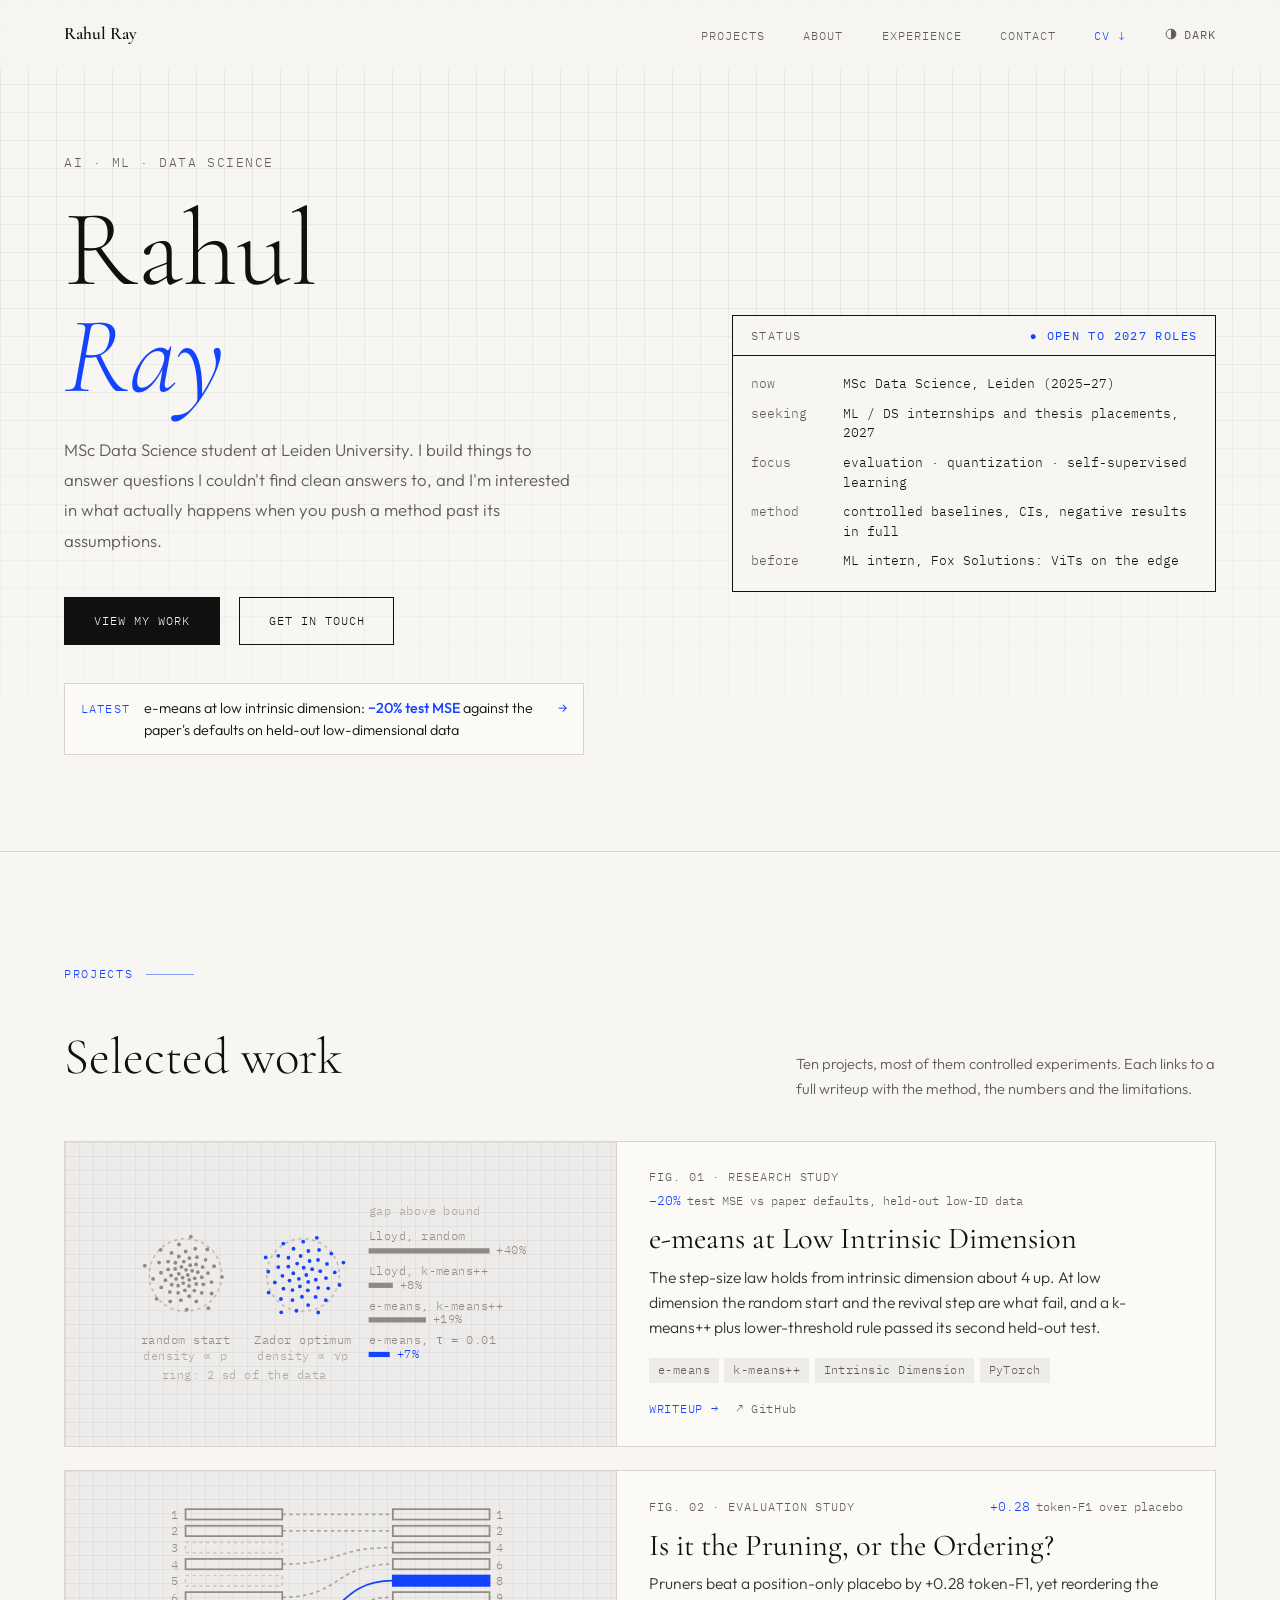
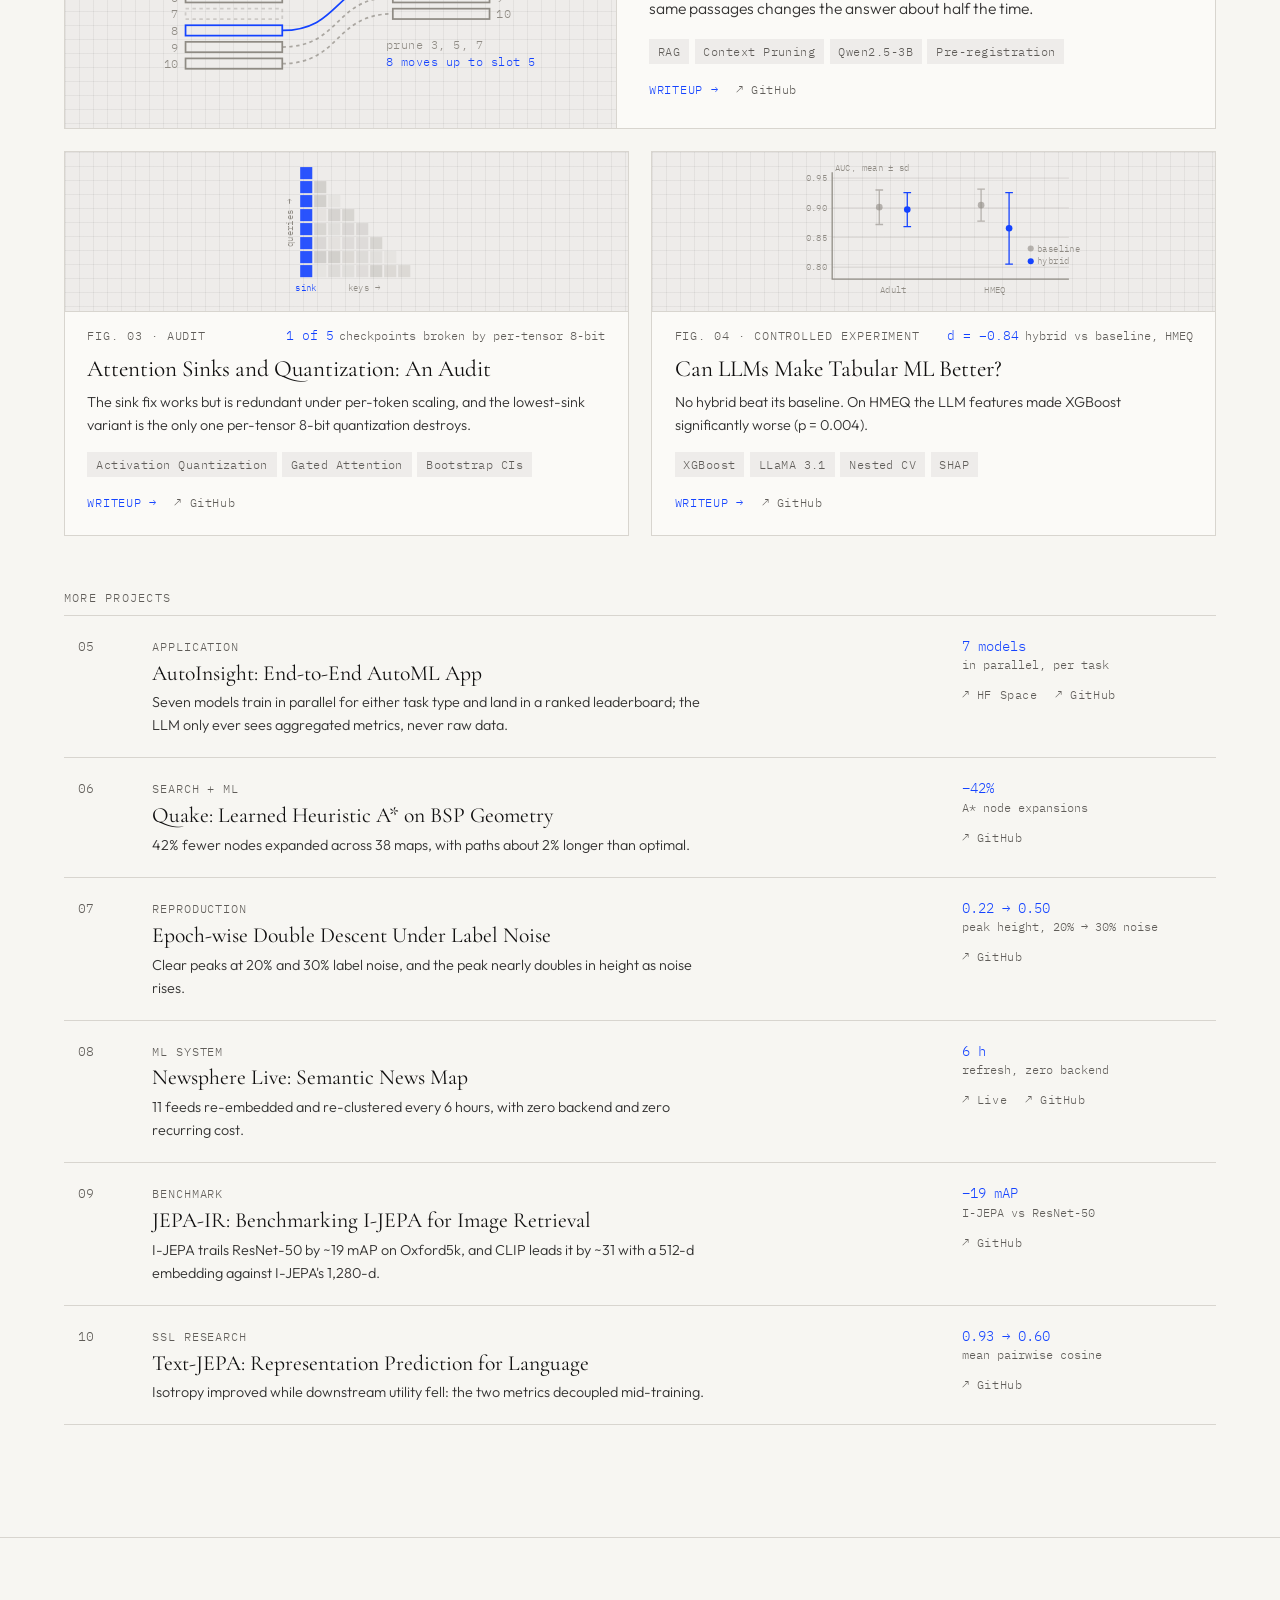
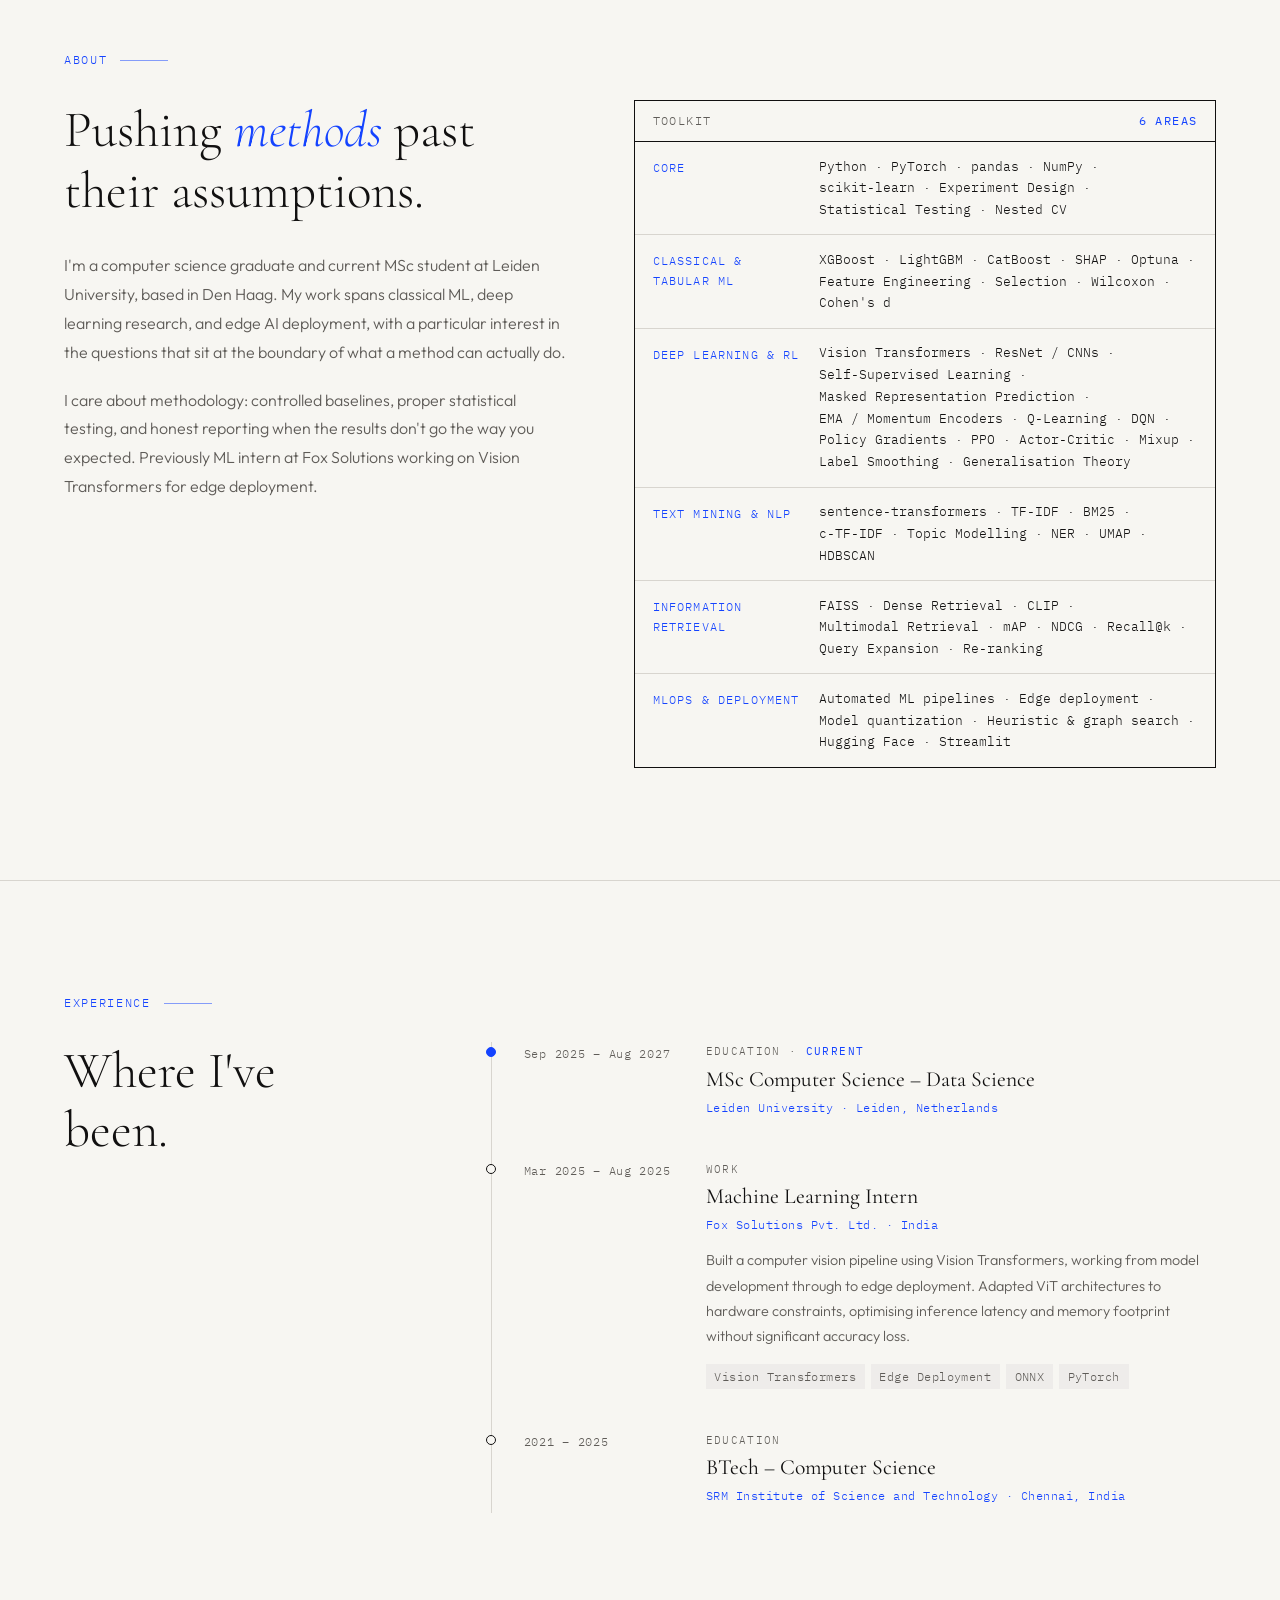
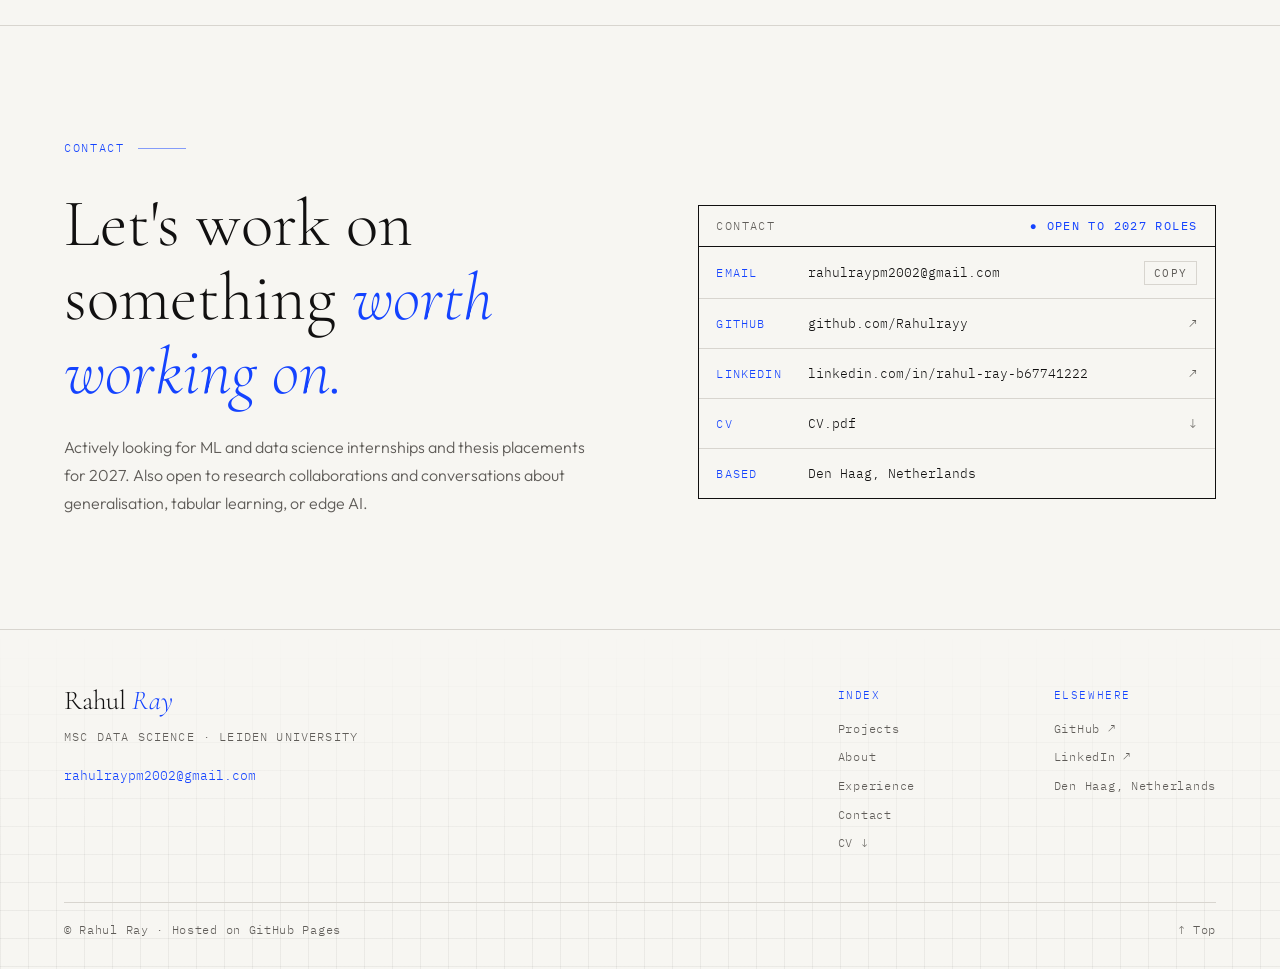
<file: index.html>
﻿<!DOCTYPE html>
<html lang="en">
<head>
  <meta charset="UTF-8" />
  <meta name="viewport" content="width=device-width, initial-scale=1.0" />
  <title>Rahul Ray: AI/ML · Data Science</title>
  <meta name="description" content="Rahul Ray, MSc Data Science student at Leiden University. ML research on RAG evaluation, quantization, self-supervised learning and tabular ML, built on controlled baselines and honest reporting.">
  <link rel="canonical" href="https://rahulrayy.github.io/Portfolio/">
  <meta property="og:title" content="Rahul Ray: AI/ML · Data Science">
  <meta property="og:description" content="MSc Data Science student at Leiden University. ML research on RAG evaluation, quantization, self-supervised learning and tabular ML, built on controlled baselines and honest reporting.">
  <meta property="og:type" content="website">
  <meta property="og:url" content="https://rahulrayy.github.io/Portfolio/">
  <meta property="og:site_name" content="Rahul Ray">
  <meta property="og:image" content="https://rahulrayy.github.io/Portfolio/assets/og-card.png">
  <meta property="og:image:width" content="1200">
  <meta property="og:image:height" content="630">
  <meta property="og:image:alt" content="Rahul Ray — MSc Data Science, Leiden University">
  <meta name="twitter:card" content="summary_large_image">
  <meta name="twitter:title" content="Rahul Ray: AI/ML · Data Science">
  <meta name="twitter:description" content="MSc Data Science student at Leiden University. ML research on RAG evaluation, quantization, self-supervised learning and tabular ML, built on controlled baselines and honest reporting.">
  <meta name="twitter:image" content="https://rahulrayy.github.io/Portfolio/assets/og-card.png">
  <link rel="icon" href="data:image/svg+xml,<svg xmlns='http://www.w3.org/2000/svg' viewBox='0 0 100 100'><rect width='100' height='100' rx='8' fill='%231443FF'/><text x='50' y='76' font-size='72' text-anchor='middle' fill='white' font-family='Georgia,serif' font-style='italic'>R</text></svg>">
  <link rel="preconnect" href="https://fonts.googleapis.com" />
  <link rel="preconnect" href="https://fonts.gstatic.com" crossorigin />
  <link rel="stylesheet" href="https://fonts.googleapis.com/css2?family=Cormorant+Garamond:ital,wght@0,300;0,400;0,600;1,300&amp;family=IBM+Plex+Mono:wght@300;400&amp;family=Outfit:wght@300;400;500&amp;display=swap" />
  <link rel="stylesheet" href="style.css?v=2" />
  <script src="theme.js"></script>
  <style>
    /* ── Hero ── */
    #hero {
      position: relative; isolation: isolate;
      display: grid; grid-template-columns: minmax(0, 1.25fr) minmax(0, 1fr);
      gap: 4rem; align-items: center;
      padding-top: 9.5rem; padding-bottom: 6rem;
    }
    /* Graph paper, fading out towards the projects. */
    #hero::before {
      content: ''; position: absolute; inset: 0; z-index: -1; pointer-events: none;
      background-image:
        linear-gradient(var(--grid-line) 1px, transparent 1px),
        linear-gradient(90deg, var(--grid-line) 1px, transparent 1px);
      background-size: 28px 28px;
      -webkit-mask-image: linear-gradient(to bottom, #000 35%, transparent);
              mask-image: linear-gradient(to bottom, #000 35%, transparent);
    }
    .hero-eyebrow {
      font-family: var(--mono); font-size: 0.8rem; letter-spacing: 0.12em;
      color: var(--muted); text-transform: uppercase; margin-bottom: 1.4rem;
      opacity: 0; animation: fadeUp 0.8s ease 0.2s forwards;
    }
    .hero-name {
      font-family: var(--serif); font-size: clamp(3.6rem, 8.5vw, 7.6rem);
      font-weight: 300; line-height: 0.98; margin-bottom: 1.6rem;
      opacity: 0; animation: fadeUp 0.9s ease 0.35s forwards;
    }
    .hero-name em { font-style: italic; color: var(--accent); }
    .hero-desc {
      max-width: 520px; font-size: 1.05rem; color: var(--muted);
      line-height: 1.8; margin-bottom: 2.6rem;
      opacity: 0; animation: fadeUp 0.9s ease 0.5s forwards;
    }
    .hero-cta {
      display: flex; gap: 1.2rem; flex-wrap: wrap;
      opacity: 0; animation: fadeUp 0.9s ease 0.65s forwards;
    }
    .hero-latest {
      display: flex; align-items: baseline; gap: 0.9rem; max-width: 520px; margin-top: 2.4rem;
      padding: 0.8rem 1rem; border: 1px solid var(--rule); background: var(--card);
      font-size: 0.9rem; line-height: 1.55; color: var(--ink); transition: border-color 0.2s;
      opacity: 0; animation: fadeUp 0.9s ease 0.75s forwards;
    }
    .hero-latest:hover { border-color: var(--accent); }
    .hl-tag {
      flex-shrink: 0; font-family: var(--mono); font-size: 0.72rem; letter-spacing: 0.1em;
      text-transform: uppercase; color: var(--accent);
    }
    .hl-text b { font-weight: 500; color: var(--accent); }
    .hl-go { margin-left: auto; color: var(--accent); transition: transform 0.2s; }
    .hero-latest:hover .hl-go { transform: translateX(3px); }
    .hero-panel {
      background: var(--bg); border: 1px solid var(--ink);
      font-family: var(--mono); font-size: 0.8rem; line-height: 1.55;
      opacity: 0; animation: fadeUp 0.9s ease 0.8s forwards;
    }
    .hero-panel-head {
      display: flex; justify-content: space-between; gap: 1rem;
      padding: 0.65rem 1.1rem; border-bottom: 1px solid var(--ink);
      font-size: 0.72rem; letter-spacing: 0.12em; text-transform: uppercase; color: var(--muted);
    }
    .hero-panel-head b { font-weight: 400; color: var(--accent); }
    .hero-panel dl { display: grid; grid-template-columns: 76px 1fr; gap: 0.6rem 1rem; padding: 1.15rem 1.1rem 1.25rem; }
    .hero-panel dt { color: var(--muted); }
    .hero-panel dd { color: var(--ink); }

    /* ── About ── */
    #about { border-top: 1px solid var(--rule); }
    .about-grid { display: grid; grid-template-columns: minmax(0, 1fr) minmax(0, 1.15fr); gap: 5vw; align-items: start; }
    .about-heading { font-family: var(--serif); font-size: clamp(2.2rem, 4vw, 3.4rem); font-weight: 300; line-height: 1.2; margin-bottom: 1.8rem; }
    .about-heading em { font-style: italic; color: var(--accent); }
    .about-main p { color: var(--muted); margin-bottom: 1.2rem; font-size: 1rem; line-height: 1.8; max-width: 520px; }

    /* Toolkit: the skills as a spec sheet, same panel language as the hero status. */
    .toolkit { background: var(--bg); border: 1px solid var(--ink); font-family: var(--mono); }
    .panel-head {
      display: flex; justify-content: space-between; gap: 1rem;
      padding: 0.65rem 1.1rem; border-bottom: 1px solid var(--ink);
      font-size: 0.72rem; letter-spacing: 0.12em; text-transform: uppercase; color: var(--muted);
    }
    .panel-head b { font-weight: 400; color: var(--accent); }
    .tk-row { display: grid; grid-template-columns: 150px 1fr; gap: 1rem; padding: 0.85rem 1.1rem; }
    .tk-row + .tk-row { border-top: 1px solid var(--rule); }
    .tk-row dt { font-size: 0.73rem; letter-spacing: 0.1em; text-transform: uppercase; color: var(--accent); padding-top: 0.15rem; }
    .tk-row dd { font-size: 0.8rem; line-height: 1.7; color: var(--ink); }
    /* Each term stays whole when it fits, but may wrap in a narrow column rather than overflow. */
    .tk-row dd span { display: inline-block; max-width: 100%; }

    /* ── projects ── */
    #projects { border-top: 1px solid var(--rule); }
    .projects-heading { font-family: var(--serif); font-size: clamp(2.2rem, 4vw, 3.2rem); font-weight: 300; margin-bottom: 3.5rem; }
    .projects-head { display: flex; justify-content: space-between; align-items: flex-end; gap: 2rem 4rem; flex-wrap: wrap; margin-bottom: 2.5rem; }
    .projects-head .projects-heading { margin-bottom: 0; }
    .projects-intro { max-width: 420px; font-size: 0.92rem; color: var(--muted); line-height: 1.7; }

    .cards { list-style: none; display: grid; grid-template-columns: 1fr 1fr; gap: 1.4rem; }
    .card {
      position: relative; display: flex; flex-direction: column;
      background: var(--card); border: 1px solid var(--rule);
      transition: border-color 0.2s;
    }
    .card:hover, .card:focus-within { border-color: var(--accent); }
    .card:hover .card-title, .card:focus-within .card-title { color: var(--accent); }
    .card:hover .cta-link { gap: 0.7rem; }
    /* The whole card opens the writeup; external links sit above that. */
    .card-title a::after { content: ''; position: absolute; inset: 0; }
    .card-links a { position: relative; z-index: 1; }
    /* The title link stretches over the whole card, so ring the card, not the text. */
    .card-title a:focus-visible { outline: none; }
    .card-title a:focus-visible::after { outline: 2px solid var(--accent); outline-offset: 3px; }

    /* Figures are line drawings of each project's idea, not data plots. */
    .card-fig {
      height: 160px; display: flex; align-items: center; justify-content: center;
      border-bottom: 1px solid var(--rule); color: var(--fig-ink);
      background-color: var(--surface);
      background-image:
        linear-gradient(var(--grid-line) 1px, transparent 1px),
        linear-gradient(90deg, var(--grid-line) 1px, transparent 1px);
      background-size: 14px 14px;
    }
    .card-fig svg { width: 100%; max-width: 310px; height: 140px; }
    .card-fig .a { stroke: var(--accent); }
    .card-fig .af { fill: var(--accent); }
    .card-fig text { font-family: var(--mono); font-size: 7px; fill: currentColor; letter-spacing: 0.04em; }

    .card-main { display: flex; flex-direction: column; flex: 1; padding: 0.8rem 1.4rem 1.35rem; }
    .card-cap {
      display: flex; justify-content: space-between; align-items: baseline; flex-wrap: wrap; gap: 0.2rem 1rem;
      font-family: var(--mono); font-size: 0.72rem; letter-spacing: 0.08em; text-transform: uppercase; color: var(--muted);
    }
    .card-metric { color: var(--accent); font-size: 0.82rem; letter-spacing: 0; text-transform: none; }
    .card-main { min-width: 0; }
    .card-metric small { font-size: 0.74rem; color: var(--muted); margin-left: 0.35rem; }
    .card-title { font-family: var(--serif); font-size: 1.45rem; font-weight: 400; line-height: 1.2; margin-top: 0.55rem; transition: color 0.2s; }
    .card-finding { font-size: 0.9rem; color: var(--ink); opacity: 0.85; line-height: 1.6; margin: 0.45rem 0 0.9rem; }
    .card-tags { display: flex; flex-wrap: wrap; gap: 0.35rem; margin-top: auto; }
    .p-tag {
      font-family: var(--mono); font-size: 0.72rem; letter-spacing: 0.04em;
      padding: 0.18rem 0.55rem; background: var(--surface); color: var(--muted);
    }
    .card-links { display: flex; flex-wrap: wrap; align-items: center; gap: 1.1rem; margin-top: 1rem; }

    /* Newest project: full width, figure beside the text. */
    .card-featured { grid-column: 1 / -1; flex-direction: row; }
    .card-featured .card-fig { width: 48%; flex-shrink: 0; height: auto; min-height: 250px; border-bottom: none; border-right: 1px solid var(--rule); }
    .card-featured .card-fig svg { max-width: 420px; height: 190px; }
    .card-featured .card-main { padding: 1.6rem 2rem 1.7rem; justify-content: center; }
    .card-featured .card-title { font-size: 1.9rem; }
    .card-featured .card-finding { font-size: 0.98rem; max-width: 520px; }
    .card-featured .card-tags { margin-top: 0.2rem; }

    .cta-link {
      font-family: var(--mono); font-size: 0.75rem; letter-spacing: 0.06em;
      text-transform: uppercase; color: var(--accent);
      display: inline-flex; align-items: center; gap: 0.4rem; transition: gap 0.2s;
    }
    .cta-gh {
      font-family: var(--mono); font-size: 0.74rem; letter-spacing: 0.05em;
      color: var(--muted); display: inline-flex; align-items: center; gap: 0.35rem;
      transition: color 0.2s;
    }
    .cta-gh:hover { color: var(--ink); }

    /* Older projects: one compact row each, the whole row opens the writeup. */
    .rows-label {
      font-family: var(--mono); font-size: 0.78rem; letter-spacing: 0.1em; text-transform: uppercase;
      color: var(--muted); margin: 3.2rem 0 0.4rem;
    }
    .rows { list-style: none; border-top: 1px solid var(--rule); }
    .row {
      position: relative; display: grid; grid-template-columns: 3rem minmax(0, 1fr) 15rem;
      gap: 0 1.6rem; align-items: baseline; padding: 1.25rem 0.9rem;
      border-bottom: 1px solid var(--rule); transition: background 0.2s;
    }
    .row:hover, .row:focus-within { background: var(--surface); }
    .row-num { font-family: var(--mono); font-size: 0.8rem; color: var(--muted); }
    .row-kind { font-family: var(--mono); font-size: 0.72rem; letter-spacing: 0.08em; text-transform: uppercase; color: var(--muted); }
    .row-title { font-family: var(--serif); font-size: 1.35rem; font-weight: 400; line-height: 1.25; margin-top: 0.2rem; transition: color 0.2s; }
    .row:hover .row-title, .row:focus-within .row-title { color: var(--accent); }
    .row-title a::after { content: ''; position: absolute; inset: 0; }
    .row-title a:focus-visible { outline: none; }
    .row-title a:focus-visible::after { outline: 2px solid var(--accent); outline-offset: -2px; }
    .row-finding { font-size: 0.9rem; color: var(--ink); opacity: 0.85; line-height: 1.6; margin-top: 0.3rem; max-width: 560px; }
    .row-metric { font-family: var(--mono); font-size: 0.85rem; color: var(--accent); line-height: 1.5; }
    .row-metric small { display: block; font-size: 0.74rem; color: var(--muted); }
    .row-links { display: flex; flex-wrap: wrap; gap: 0.3rem 1.1rem; margin-top: 0.7rem; }
    .row-links a { position: relative; z-index: 1; }

    /* ── Nav CV ── */
    .nav-links .nav-cv { color: var(--accent); }
    .nav-links .nav-cv:hover { color: var(--accent); opacity: 0.75; }
    .nav-links .nav-cv::after { display: none; }

    /* ── Experience ── */
    #experience { border-top: 1px solid var(--rule); }
    .exp-layout { display: grid; grid-template-columns: 1fr 2fr; gap: 5vw; align-items: start; }
    .exp-heading { font-family: var(--serif); font-size: clamp(2.2rem, 4vw, 3.2rem); font-weight: 300; line-height: 1.15; position: sticky; top: 6rem; }
    /* A lab-notebook log: one rail, a dot per entry, the current entry filled. */
    .log { list-style: none; border-left: 1px solid var(--rule); }
    .log-item {
      position: relative; display: grid; grid-template-columns: 150px 1fr; gap: 2rem;
      padding: 0 0 2.6rem 2rem;
    }
    .log-item:last-child { padding-bottom: 0.4rem; }
    .log-item::before {
      content: ''; position: absolute; left: -5.5px; top: 0.3rem;
      width: 10px; height: 10px; border-radius: 50%;
      background: var(--bg); border: 1px solid var(--ink);
    }
    .log-item.is-current::before { background: var(--accent); border-color: var(--accent); }
    .log-date { font-family: var(--mono); font-size: 0.75rem; letter-spacing: 0.06em; color: var(--muted); padding-top: 0.1rem; }
    .log-kind { font-family: var(--mono); font-size: 0.7rem; letter-spacing: 0.12em; text-transform: uppercase; color: var(--muted); }
    .log-kind b { font-weight: 400; color: var(--accent); }
    .log-role { font-family: var(--serif); font-size: 1.35rem; font-weight: 400; line-height: 1.25; margin: 0.3rem 0 0.25rem; }
    .log-org { font-family: var(--mono); font-size: 0.78rem; letter-spacing: 0.04em; color: var(--accent); }
    .log-desc { font-size: 0.9rem; color: var(--muted); line-height: 1.75; margin-top: 0.8rem; max-width: 620px; }
    .log-tags { display: flex; flex-wrap: wrap; gap: 0.35rem; margin-top: 0.9rem; }

    /* ── Contact ── */
    #contact { border-top: 1px solid var(--rule); }
    .contact-grid { display: grid; grid-template-columns: minmax(0, 1.1fr) minmax(0, 1fr); gap: 5vw; align-items: center; }
    .contact-heading { font-family: var(--serif); font-size: clamp(2.6rem, 5.5vw, 4.2rem); font-weight: 300; line-height: 1.1; margin-bottom: 1.5rem; }
    .contact-heading em { font-style: italic; color: var(--accent); }
    .contact-sub { font-size: 1rem; color: var(--muted); line-height: 1.75; max-width: 540px; }

    /* Contact panel: same language as the status and toolkit panels. */
    .contact-panel { background: var(--bg); border: 1px solid var(--ink); font-family: var(--mono); }
    .ct-list { list-style: none; }
    .ct-row {
      position: relative; display: grid; grid-template-columns: 76px minmax(0, 1fr) auto;
      gap: 1rem; align-items: center; padding: 0.85rem 1.1rem; transition: background 0.2s;
    }
    .ct-row + .ct-row { border-top: 1px solid var(--rule); }
    .ct-key { font-size: 0.73rem; letter-spacing: 0.1em; text-transform: uppercase; color: var(--accent); }
    .ct-val { font-size: 0.8rem; color: var(--ink); overflow-wrap: anywhere; transition: color 0.2s; }
    /* Each linked row is clickable end to end; the copy button sits above that. */
    .ct-row a.ct-val::after { content: ''; position: absolute; inset: 0; }
    .ct-row a.ct-val:focus-visible { outline: none; }
    .ct-row a.ct-val:focus-visible::after { outline: 2px solid var(--accent); outline-offset: 2px; }
    .ct-row:has(a.ct-val):hover { background: var(--surface); }
    .ct-row:hover a.ct-val { color: var(--accent); }
    .ct-go { color: var(--muted); font-size: 0.8rem; }
    .ct-copy {
      position: relative; z-index: 1; cursor: pointer;
      font-family: var(--mono); font-size: 0.7rem; letter-spacing: 0.1em; text-transform: uppercase;
      background: var(--bg); color: var(--muted); border: 1px solid var(--rule); padding: 0.25rem 0.6rem;
      transition: color 0.2s, border-color 0.2s;
    }
    .ct-copy:hover { color: var(--ink); border-color: var(--ink); }
    .ct-copy.done { color: var(--accent); border-color: var(--accent); }

    /* Mid widths: the toolkit column is narrow, so put each label above its terms. */
    @media (max-width: 1100px) {
      .tk-row { grid-template-columns: 1fr; gap: 0.3rem; }
      .row { grid-template-columns: 3rem minmax(0, 1fr) 13rem; }
    }

    @media (max-width: 768px) {
      .about-grid, .exp-layout, .contact-grid { grid-template-columns: 1fr; }
      .exp-heading { position: static; }
      #hero { grid-template-columns: 1fr; gap: 2.5rem; }
      .cards { grid-template-columns: 1fr; }
      .card-featured { flex-direction: column; }
      .card-featured .card-fig { width: auto; min-height: 0; height: 180px; border-right: none; border-bottom: 1px solid var(--rule); }
      .card-featured .card-fig svg { height: 160px; }
      .card-featured .card-main { padding: 0.8rem 1.4rem 1.35rem; }
      .card-featured .card-title { font-size: 1.55rem; }
      .log-item { grid-template-columns: 1fr; gap: 0.3rem; }
      .row { grid-template-columns: 2.4rem minmax(0, 1fr); gap: 0.6rem 1rem; }
      .row-side { grid-column: 2; }
    }

    @media (max-width: 640px) {
      #hero { padding-top: 6.5rem; padding-bottom: 3.5rem; }
      .hero-desc { font-size: 0.97rem; margin-bottom: 2rem; }
      .hero-cta { gap: 0.8rem; flex-direction: column; align-items: flex-start; }
      .hero-panel { font-size: 0.78rem; }
      .hero-panel dl { grid-template-columns: 64px 1fr; }

      #projects, #about, #experience, #contact { padding-top: 3.5rem; padding-bottom: 3.5rem; }
      .projects-heading { margin-bottom: 2rem; }
      .card-fig { height: 140px; }
      .card-fig svg { height: 124px; }
      .card-main { padding: 0.75rem 1.1rem 1.2rem; }
      .card-title { font-size: 1.3rem; }
      .card-finding { font-size: 0.88rem; }

      .about-heading { font-size: 1.9rem; }
      .tk-row { grid-template-columns: 1fr; gap: 0.25rem; padding: 0.8rem 0.95rem; }

      .log-item { padding-left: 1.4rem; padding-bottom: 2rem; }
      .log-role { font-size: 1.15rem; }

      .contact-heading { font-size: clamp(1.9rem, 8vw, 3rem); }
      .contact-sub { font-size: 0.95rem; }
      .contact-grid { gap: 2.2rem; }
      /* Narrow: label above value so addresses get the full width and don't split. */
      .ct-row { grid-template-columns: minmax(0, 1fr) auto; gap: 0.25rem 0.8rem; padding: 0.75rem 0.95rem; }
      .ct-key { grid-column: 1 / -1; }
    }
  </style>
</head>
<body>
  <a class="skip-link" href="#hero">Skip to content</a>

  <nav id="nav">
    <div class="nav-logo"><a href="index.html">Rahul Ray</a></div>
    <ul class="nav-links">
      <li><a href="#projects">Projects</a></li>
      <li><a href="#about">About</a></li>
      <li><a href="#experience">Experience</a></li>
      <li><a href="#contact">Contact</a></li>
      <li><a href="CV.pdf" download class="nav-cv">CV ↓</a></li>
    </ul>
    <button class="nav-toggle" id="navToggle" aria-label="Open menu">
      <span></span><span></span><span></span>
    </button>
  </nav>
  <div class="nav-overlay" id="navOverlay"></div>

  <!-- Hero -->
  <section id="hero">
    <div>
      <p class="hero-eyebrow">AI · ML · Data Science</p>
      <h1 class="hero-name">Rahul<br /><em>Ray</em></h1>
      <p class="hero-desc">
        MSc Data Science student at Leiden University. I build things to answer questions
        I couldn't find clean answers to, and I'm interested in what actually happens
        when you push a method past its assumptions.
      </p>
      <div class="hero-cta">
        <a href="#projects" class="btn primary">View my work</a>
        <a href="#contact" class="btn">Get in touch</a>
      </div>
      <a class="hero-latest" href="projects/e-means.html">
        <span class="hl-tag">Latest</span>
        <span class="hl-text">e-means at low intrinsic dimension: <b>−20% test MSE</b> against the paper's defaults on held-out low-dimensional data</span>
        <span class="hl-go" aria-hidden="true">→</span>
      </a>
    </div>
    <div class="hero-panel">
      <div class="hero-panel-head"><span>Status</span><b>● Open to 2027 roles</b></div>
      <dl>
        <dt>now</dt><dd>MSc Data Science, Leiden (2025–27)</dd>
        <dt>seeking</dt><dd>ML / DS internships and thesis placements, 2027</dd>
        <dt>focus</dt><dd>evaluation · quantization · self-supervised learning</dd>
        <dt>method</dt><dd>controlled baselines, CIs, negative results in full</dd>
        <dt>before</dt><dd>ML intern, Fox Solutions: ViTs on the edge</dd>
      </dl>
    </div>
  </section>

  <!-- projects -->
  <section id="projects">
    <p class="section-label reveal">Projects</p>
    <div class="projects-head reveal">
      <h2 class="projects-heading">Selected work</h2>
      <p class="projects-intro">Ten projects, most of them controlled experiments. Each links to a full writeup with the method, the numbers and the limitations.</p>
    </div>
    <ol class="cards">
      <li class="card card-featured reveal">
        <div class="card-fig"><svg viewBox="0 0 240 110" fill="none" stroke="currentColor" stroke-width="1" aria-hidden="true"><circle cx="30" cy="44" r="21.0" stroke-dasharray="2 2" opacity=".45"/><g fill="currentColor" stroke="none"><circle cx="31.3" cy="44.0" r="1.1"/><circle cx="28.3" cy="45.5" r="1.1"/><circle cx="30.3" cy="41.0" r="1.1"/><circle cx="32.1" cy="46.8" r="1.1"/><circle cx="26.1" cy="43.3" r="1.1"/><circle cx="33.8" cy="41.6" r="1.1"/><circle cx="28.7" cy="48.7" r="1.1"/><circle cx="27.6" cy="39.3" r="1.1"/><circle cx="35.3" cy="45.9" r="1.1"/><circle cx="24.5" cy="46.3" r="1.1"/><circle cx="32.7" cy="38.3" r="1.1"/><circle cx="32.0" cy="50.3" r="1.1"/><circle cx="24.0" cy="40.5" r="1.1"/><circle cx="37.1" cy="42.4" r="1.1"/><circle cx="25.7" cy="50.2" r="1.1"/><circle cx="29.0" cy="36.2" r="1.1"/><circle cx="36.2" cy="49.2" r="1.1"/><circle cx="21.6" cy="44.3" r="1.1"/><circle cx="36.1" cy="37.9" r="1.1"/><circle cx="29.6" cy="52.9" r="1.1"/><circle cx="24.1" cy="36.9" r="1.1"/><circle cx="39.4" cy="45.3" r="1.1"/><circle cx="22.0" cy="49.6" r="1.1"/><circle cx="32.2" cy="34.2" r="1.1"/><circle cx="35.1" cy="53.0" r="1.1"/><circle cx="19.9" cy="40.8" r="1.1"/><circle cx="39.9" cy="39.4" r="1.1"/><circle cx="25.7" cy="54.3" r="1.1"/><circle cx="26.1" cy="33.3" r="1.1"/><circle cx="40.3" cy="49.4" r="1.1"/><circle cx="18.4" cy="47.0" r="1.1"/><circle cx="36.6" cy="33.7" r="1.1"/><circle cx="32.1" cy="56.3" r="1.1"/><circle cx="19.9" cy="36.2" r="1.1"/><circle cx="43.0" cy="42.9" r="1.1"/><circle cx="20.9" cy="53.8" r="1.1"/><circle cx="30.1" cy="30.4" r="1.1"/><circle cx="39.4" cy="54.3" r="1.1"/><circle cx="15.8" cy="42.7" r="1.1"/><circle cx="41.6" cy="35.2" r="1.1"/><circle cx="27.3" cy="58.6" r="1.1"/><circle cx="21.9" cy="31.2" r="1.1"/><circle cx="45.0" cy="48.1" r="1.1"/><circle cx="15.9" cy="51.2" r="1.1"/><circle cx="35.6" cy="28.8" r="1.1"/><circle cx="36.2" cy="59.3" r="1.1"/><circle cx="14.7" cy="36.8" r="1.1"/><circle cx="46.5" cy="38.9" r="1.1"/><circle cx="21.1" cy="59.3" r="1.1"/><circle cx="26.2" cy="26.3" r="1.1"/><circle cx="45.1" cy="54.7" r="1.1"/><circle cx="11.2" cy="46.3" r="1.1"/><circle cx="42.6" cy="29.2" r="1.1"/><circle cx="30.7" cy="64.0" r="1.1"/><circle cx="15.6" cy="29.4" r="1.1"/><circle cx="51.1" cy="45.1" r="1.1"/><circle cx="13.2" cy="57.8" r="1.1"/><circle cx="33.1" cy="21.8" r="1.1"/><circle cx="43.2" cy="63.2" r="1.1"/><circle cx="6.4" cy="38.6" r="1.1"/></g><text x="30" y="84" text-anchor="middle" stroke="none">random start</text><text x="30" y="93" text-anchor="middle" stroke="none" opacity=".7">density ∝ p</text><circle cx="98" cy="44" r="21.0" stroke-dasharray="2 2" opacity=".45"/><g fill="currentColor" stroke="none" class="af"><circle cx="99.9" cy="44.0" r="1.1"/><circle cx="95.6" cy="46.2" r="1.1"/><circle cx="98.4" cy="39.8" r="1.1"/><circle cx="101.0" cy="48.0" r="1.1"/><circle cx="92.4" cy="43.0" r="1.1"/><circle cx="103.3" cy="40.6" r="1.1"/><circle cx="96.2" cy="50.6" r="1.1"/><circle cx="94.6" cy="37.4" r="1.1"/><circle cx="105.4" cy="46.7" r="1.1"/><circle cx="90.2" cy="47.2" r="1.1"/><circle cx="101.8" cy="35.9" r="1.1"/><circle cx="100.8" cy="52.9" r="1.1"/><circle cx="89.5" cy="39.1" r="1.1"/><circle cx="108.0" cy="41.8" r="1.1"/><circle cx="91.9" cy="52.7" r="1.1"/><circle cx="96.6" cy="33.0" r="1.1"/><circle cx="106.8" cy="51.4" r="1.1"/><circle cx="86.1" cy="44.5" r="1.1"/><circle cx="106.7" cy="35.3" r="1.1"/><circle cx="97.4" cy="56.6" r="1.1"/><circle cx="89.6" cy="34.0" r="1.1"/><circle cx="111.3" cy="45.8" r="1.1"/><circle cx="86.7" cy="51.9" r="1.1"/><circle cx="101.1" cy="30.1" r="1.1"/><circle cx="105.3" cy="56.7" r="1.1"/><circle cx="83.7" cy="39.4" r="1.1"/><circle cx="111.9" cy="37.6" r="1.1"/><circle cx="91.9" cy="58.5" r="1.1"/><circle cx="92.5" cy="28.8" r="1.1"/><circle cx="112.6" cy="51.7" r="1.1"/><circle cx="81.7" cy="48.3" r="1.1"/><circle cx="107.3" cy="29.5" r="1.1"/><circle cx="101.0" cy="61.4" r="1.1"/><circle cx="83.7" cy="32.9" r="1.1"/><circle cx="116.4" cy="42.5" r="1.1"/><circle cx="85.2" cy="57.9" r="1.1"/><circle cx="98.1" cy="24.7" r="1.1"/><circle cx="111.2" cy="58.6" r="1.1"/><circle cx="77.9" cy="42.1" r="1.1"/><circle cx="114.4" cy="31.6" r="1.1"/><circle cx="94.2" cy="64.7" r="1.1"/><circle cx="86.6" cy="25.8" r="1.1"/><circle cx="119.2" cy="49.8" r="1.1"/><circle cx="78.1" cy="54.2" r="1.1"/><circle cx="106.0" cy="22.5" r="1.1"/><circle cx="106.8" cy="65.7" r="1.1"/><circle cx="76.4" cy="33.8" r="1.1"/><circle cx="121.4" cy="36.8" r="1.1"/><circle cx="85.4" cy="65.6" r="1.1"/></g><text x="98" y="84" text-anchor="middle" stroke="none">Zador optimum</text><text x="98" y="93" text-anchor="middle" stroke="none" opacity=".7">density ∝ √p</text><text x="64" y="104" text-anchor="middle" stroke="none" opacity=".7">ring: 2 sd of the data</text><text x="136" y="9" stroke="none" opacity=".7">gap above bound</text><text x="136" y="24" stroke="none">Lloyd, random</text><path d="M136 30 H206.0" stroke-width="3"/><text x="210.0" y="32" stroke="none">+40%</text><text x="136" y="44" stroke="none">Lloyd, k-means++</text><path d="M136 50 H150.0" stroke-width="3"/><text x="154.0" y="52" stroke="none">+8%</text><text x="136" y="64" stroke="none">e-means, k-means++</text><path d="M136 70 H169.2" stroke-width="3"/><text x="173.2" y="72" stroke="none">+19%</text><text x="136" y="84" stroke="none">e-means, τ = 0.01</text><path d="M136 90 H148.2" class="a" stroke-width="3"/><text x="152.2" y="92" stroke="none" class="af">+7%</text></svg></div>
        <div class="card-main">
          <div class="card-cap"><span>Fig. 01 · Research study</span><span class="card-metric">−20%<small>test MSE vs paper defaults, held-out low-ID data</small></span></div>
          <h3 class="card-title"><a href="projects/e-means.html">e-means at Low Intrinsic Dimension</a></h3>
          <p class="card-finding">The step-size law holds from intrinsic dimension about 4 up. At low dimension the random start and the revival step are what fail, and a k-means++ plus lower-threshold rule passed its second held-out test.</p>
          <div class="card-tags"><span class="p-tag">e-means</span><span class="p-tag">k-means++</span><span class="p-tag">Intrinsic Dimension</span><span class="p-tag">PyTorch</span></div>
          <div class="card-links">
            <span class="cta-link" aria-hidden="true">Writeup →</span>
            <a href="https://github.com/Rahulrayy/exploring-e-means" target="_blank" rel="noopener" class="cta-gh">↗ GitHub</a>
          </div>
        </div>
      </li>
      <li class="card card-featured reveal">
        <div class="card-fig"><svg viewBox="0 0 240 110" fill="none" stroke="currentColor" stroke-width="1" aria-hidden="true"><text x="26.0" y="8.6" text-anchor="end" stroke="none">1</text><rect x="30" y="3.0" width="56" height="6"/><text x="26.0" y="18.2" text-anchor="end" stroke="none">2</text><rect x="30" y="12.6" width="56" height="6"/><text x="26.0" y="27.8" text-anchor="end" stroke="none">3</text><rect x="30" y="22.2" width="56" height="6" opacity=".35" stroke-dasharray="2 2"/><text x="26.0" y="37.4" text-anchor="end" stroke="none">4</text><rect x="30" y="31.8" width="56" height="6"/><text x="26.0" y="47.0" text-anchor="end" stroke="none">5</text><rect x="30" y="41.4" width="56" height="6" opacity=".35" stroke-dasharray="2 2"/><text x="26.0" y="56.6" text-anchor="end" stroke="none">6</text><rect x="30" y="51.0" width="56" height="6"/><text x="26.0" y="66.2" text-anchor="end" stroke="none">7</text><rect x="30" y="60.6" width="56" height="6" opacity=".35" stroke-dasharray="2 2"/><text x="26.0" y="75.8" text-anchor="end" stroke="none">8</text><rect x="30" y="70.2" width="56" height="6" class="a"/><text x="26.0" y="85.4" text-anchor="end" stroke="none">9</text><rect x="30" y="79.8" width="56" height="6"/><text x="26.0" y="95.0" text-anchor="end" stroke="none">10</text><rect x="30" y="89.4" width="56" height="6"/><path d="M86 6.0 C120 6.0 116 6.0 150 6.0" stroke-dasharray="2 2" opacity=".7"/><rect x="150" y="3.0" width="56" height="6"/><text x="210.0" y="8.6" stroke="none">1</text><path d="M86 15.6 C120 15.6 116 15.6 150 15.6" stroke-dasharray="2 2" opacity=".7"/><rect x="150" y="12.6" width="56" height="6"/><text x="210.0" y="18.2" stroke="none">2</text><path d="M86 34.8 C120 34.8 116 25.2 150 25.2" stroke-dasharray="2 2" opacity=".7"/><rect x="150" y="22.2" width="56" height="6"/><text x="210.0" y="27.8" stroke="none">4</text><path d="M86 54.0 C120 54.0 116 34.8 150 34.8" stroke-dasharray="2 2" opacity=".7"/><rect x="150" y="31.8" width="56" height="6"/><text x="210.0" y="37.4" stroke="none">6</text><path d="M86 73.2 C120 73.2 116 44.4 150 44.4" class="a" /><rect x="150" y="41.4" width="56" height="6" class="a af"/><text x="210.0" y="47.0" stroke="none">8</text><path d="M86 82.8 C120 82.8 116 54.0 150 54.0" stroke-dasharray="2 2" opacity=".7"/><rect x="150" y="51.0" width="56" height="6"/><text x="210.0" y="56.6" stroke="none">9</text><path d="M86 92.4 C120 92.4 116 63.6 150 63.6" stroke-dasharray="2 2" opacity=".7"/><rect x="150" y="60.6" width="56" height="6"/><text x="210.0" y="66.2" stroke="none">10</text><text x="146.0" y="84.0" stroke="none">prune 3, 5, 7</text><text x="146.0" y="94.0" stroke="none" class="af">8 moves up to slot 5</text></svg></div>
        <div class="card-main">
          <div class="card-cap"><span>Fig. 02 · Evaluation study</span><span class="card-metric">+0.28<small>token-F1 over placebo</small></span></div>
          <h3 class="card-title"><a href="projects/rag-permutation.html">Is it the Pruning, or the Ordering?</a></h3>
          <p class="card-finding">Pruners beat a position-only placebo by +0.28 token-F1, yet reordering the same passages changes the answer about half the time.</p>
          <div class="card-tags"><span class="p-tag">RAG</span><span class="p-tag">Context Pruning</span><span class="p-tag">Qwen2.5-3B</span><span class="p-tag">Pre-registration</span></div>
          <div class="card-links">
            <span class="cta-link" aria-hidden="true">Writeup →</span>
            <a href="https://github.com/Rahulrayy/rag-permutation-study" target="_blank" rel="noopener" class="cta-gh">↗ GitHub</a>
          </div>
        </div>
      </li>
      <li class="card reveal">
        <div class="card-fig"><svg viewBox="0 0 240 110" fill="none" stroke="currentColor" stroke-width="1" aria-hidden="true"><rect x="84" y="4" width="9.5" height="9.5" class="af" stroke="none" opacity=".9"/><rect x="84" y="15" width="9.5" height="9.5" class="af" stroke="none" opacity=".9"/><rect x="95" y="15" width="9.5" height="9.5" fill="currentColor" stroke="none" opacity="0.29"/><rect x="84" y="26" width="9.5" height="9.5" class="af" stroke="none" opacity=".9"/><rect x="95" y="26" width="9.5" height="9.5" fill="currentColor" stroke="none" opacity="0.29"/><rect x="106" y="26" width="9.5" height="9.5" fill="currentColor" stroke="none" opacity="0.09"/><rect x="84" y="37" width="9.5" height="9.5" class="af" stroke="none" opacity=".9"/><rect x="95" y="37" width="9.5" height="9.5" fill="currentColor" stroke="none" opacity="0.10"/><rect x="106" y="37" width="9.5" height="9.5" fill="currentColor" stroke="none" opacity="0.26"/><rect x="117" y="37" width="9.5" height="9.5" fill="currentColor" stroke="none" opacity="0.24"/><rect x="84" y="48" width="9.5" height="9.5" class="af" stroke="none" opacity=".9"/><rect x="95" y="48" width="9.5" height="9.5" fill="currentColor" stroke="none" opacity="0.23"/><rect x="106" y="48" width="9.5" height="9.5" fill="currentColor" stroke="none" opacity="0.15"/><rect x="117" y="48" width="9.5" height="9.5" fill="currentColor" stroke="none" opacity="0.21"/><rect x="128" y="48" width="9.5" height="9.5" fill="currentColor" stroke="none" opacity="0.21"/><rect x="84" y="59" width="9.5" height="9.5" class="af" stroke="none" opacity=".9"/><rect x="95" y="59" width="9.5" height="9.5" fill="currentColor" stroke="none" opacity="0.21"/><rect x="106" y="59" width="9.5" height="9.5" fill="currentColor" stroke="none" opacity="0.11"/><rect x="117" y="59" width="9.5" height="9.5" fill="currentColor" stroke="none" opacity="0.17"/><rect x="128" y="59" width="9.5" height="9.5" fill="currentColor" stroke="none" opacity="0.17"/><rect x="139" y="59" width="9.5" height="9.5" fill="currentColor" stroke="none" opacity="0.24"/><rect x="84" y="70" width="9.5" height="9.5" class="af" stroke="none" opacity=".9"/><rect x="95" y="70" width="9.5" height="9.5" fill="currentColor" stroke="none" opacity="0.30"/><rect x="106" y="70" width="9.5" height="9.5" fill="currentColor" stroke="none" opacity="0.29"/><rect x="117" y="70" width="9.5" height="9.5" fill="currentColor" stroke="none" opacity="0.20"/><rect x="128" y="70" width="9.5" height="9.5" fill="currentColor" stroke="none" opacity="0.18"/><rect x="139" y="70" width="9.5" height="9.5" fill="currentColor" stroke="none" opacity="0.14"/><rect x="150" y="70" width="9.5" height="9.5" fill="currentColor" stroke="none" opacity="0.09"/><rect x="84" y="81" width="9.5" height="9.5" class="af" stroke="none" opacity=".9"/><rect x="95" y="81" width="9.5" height="9.5" fill="currentColor" stroke="none" opacity="0.09"/><rect x="106" y="81" width="9.5" height="9.5" fill="currentColor" stroke="none" opacity="0.18"/><rect x="117" y="81" width="9.5" height="9.5" fill="currentColor" stroke="none" opacity="0.15"/><rect x="128" y="81" width="9.5" height="9.5" fill="currentColor" stroke="none" opacity="0.16"/><rect x="139" y="81" width="9.5" height="9.5" fill="currentColor" stroke="none" opacity="0.28"/><rect x="150" y="81" width="9.5" height="9.5" fill="currentColor" stroke="none" opacity="0.20"/><rect x="161" y="81" width="9.5" height="9.5" fill="currentColor" stroke="none" opacity="0.20"/><text x="88.5" y="101.0" text-anchor="middle" stroke="none" class="af">sink</text><text x="134.0" y="101.0" text-anchor="middle" stroke="none">keys →</text><text transform="translate(78 48) rotate(-90)" text-anchor="middle" stroke="none">queries →</text></svg></div>
        <div class="card-main">
          <div class="card-cap"><span>Fig. 03 · Audit</span><span class="card-metric">1 of 5<small>checkpoints broken by per-tensor 8-bit</small></span></div>
          <h3 class="card-title"><a href="projects/attention-sinks-quant.html">Attention Sinks and Quantization: An Audit</a></h3>
          <p class="card-finding">The sink fix works but is redundant under per-token scaling, and the lowest-sink variant is the only one per-tensor 8-bit quantization destroys.</p>
          <div class="card-tags"><span class="p-tag">Activation Quantization</span><span class="p-tag">Gated Attention</span><span class="p-tag">Bootstrap CIs</span></div>
          <div class="card-links">
            <span class="cta-link" aria-hidden="true">Writeup →</span>
            <a href="https://github.com/Rahulrayy/attention-sinks-quant" target="_blank" rel="noopener" class="cta-gh">↗ GitHub</a>
          </div>
        </div>
      </li>
      <li class="card reveal">
        <div class="card-fig"><svg viewBox="0 0 240 110" fill="none" stroke="currentColor" stroke-width="1" aria-hidden="true"><path d="M40 82.7 H226" opacity=".18"/><text x="36.0" y="85.1" text-anchor="end" stroke="none">0.80</text><path d="M40 59.3 H226" opacity=".18"/><text x="36.0" y="61.7" text-anchor="end" stroke="none">0.85</text><path d="M40 36.0 H226" opacity=".18"/><text x="36.0" y="38.4" text-anchor="end" stroke="none">0.90</text><path d="M40 12.7 H226" opacity=".18"/><text x="36.0" y="15.1" text-anchor="end" stroke="none">0.95</text><path d="M40 8 V92 H226"/><path d="M77 49.1 V22.0 M74 49.1 H80 M74 22.0 H80" opacity=".6"/><circle cx="77" cy="35.5" r="2.6" fill="currentColor" opacity=".6" stroke="none"/><path d="M99 50.8 V24.1 M96 50.8 H102 M96 24.1 H102" class="a"/><circle cx="99" cy="37.4" r="2.6" class="af" stroke="none"/><text x="88.0" y="103.0" text-anchor="middle" stroke="none">Adult</text><path d="M157 46.5 V21.4 M154 46.5 H160 M154 21.4 H160" opacity=".6"/><circle cx="157" cy="33.9" r="2.6" fill="currentColor" opacity=".6" stroke="none"/><path d="M179 80.2 V24.1 M176 80.2 H182 M176 24.1 H182" class="a"/><circle cx="179" cy="52.1" r="2.6" class="af" stroke="none"/><text x="168.0" y="103.0" text-anchor="middle" stroke="none">HMEQ</text><text x="42.0" y="7.0" stroke="none">AUC, mean ± sd</text><circle cx="196" cy="68" r="2.4" fill="currentColor" opacity=".6" stroke="none"/><text x="201.0" y="70.4" stroke="none">baseline</text><circle cx="196" cy="78" r="2.4" class="af" stroke="none"/><text x="201.0" y="80.4" stroke="none">hybrid</text></svg></div>
        <div class="card-main">
          <div class="card-cap"><span>Fig. 04 · Controlled experiment</span><span class="card-metric">d = −0.84<small>hybrid vs baseline, HMEQ</small></span></div>
          <h3 class="card-title"><a href="projects/llm-tabular.html">Can LLMs Make Tabular ML Better?</a></h3>
          <p class="card-finding">No hybrid beat its baseline. On HMEQ the LLM features made XGBoost significantly worse (p = 0.004).</p>
          <div class="card-tags"><span class="p-tag">XGBoost</span><span class="p-tag">LLaMA 3.1</span><span class="p-tag">Nested CV</span><span class="p-tag">SHAP</span></div>
          <div class="card-links">
            <span class="cta-link" aria-hidden="true">Writeup →</span>
            <a href="https://github.com/Rahulrayy/Can-LLMs-Make-Tabular-ML-Better" target="_blank" rel="noopener" class="cta-gh">↗ GitHub</a>
          </div>
        </div>
      </li>
    </ol>

    <p class="rows-label reveal">More projects</p>
    <ol class="rows">
      <li class="row reveal">
        <span class="row-num">05</span>
        <div class="row-main">
          <p class="row-kind">Application</p>
          <h3 class="row-title"><a href="projects/autoinsight.html">AutoInsight: End-to-End AutoML App</a></h3>
          <p class="row-finding">Seven models train in parallel for either task type and land in a ranked leaderboard; the LLM only ever sees aggregated metrics, never raw data.</p>
        </div>
        <div class="row-side">
          <p class="row-metric">7 models<small>in parallel, per task</small></p>
          <div class="row-links"><a href="https://huggingface.co/spaces/rayy5/AutoInsight" target="_blank" rel="noopener" class="cta-gh">↗ HF Space</a><a href="https://github.com/Rahulrayy/AutoInsight" target="_blank" rel="noopener" class="cta-gh">↗ GitHub</a></div>
        </div>
      </li>
      <li class="row reveal">
        <span class="row-num">06</span>
        <div class="row-main">
          <p class="row-kind">Search + ML</p>
          <h3 class="row-title"><a href="projects/quake.html">Quake: Learned Heuristic A* on BSP Geometry</a></h3>
          <p class="row-finding">42% fewer nodes expanded across 38 maps, with paths about 2% longer than optimal.</p>
        </div>
        <div class="row-side">
          <p class="row-metric">−42%<small>A* node expansions</small></p>
          <div class="row-links"><a href="https://github.com/Rahulrayy/quake" target="_blank" rel="noopener" class="cta-gh">↗ GitHub</a></div>
        </div>
      </li>
      <li class="row reveal">
        <span class="row-num">07</span>
        <div class="row-main">
          <p class="row-kind">Reproduction</p>
          <h3 class="row-title"><a href="projects/double-descent.html">Epoch-wise Double Descent Under Label Noise</a></h3>
          <p class="row-finding">Clear peaks at 20% and 30% label noise, and the peak nearly doubles in height as noise rises.</p>
        </div>
        <div class="row-side">
          <p class="row-metric">0.22 → 0.50<small>peak height, 20% → 30% noise</small></p>
          <div class="row-links"><a href="https://github.com/Rahulrayy/cifar-Double-Descent" target="_blank" rel="noopener" class="cta-gh">↗ GitHub</a></div>
        </div>
      </li>
      <li class="row reveal">
        <span class="row-num">08</span>
        <div class="row-main">
          <p class="row-kind">ML system</p>
          <h3 class="row-title"><a href="projects/newsphere.html">Newsphere Live: Semantic News Map</a></h3>
          <p class="row-finding">11 feeds re-embedded and re-clustered every 6 hours, with zero backend and zero recurring cost.</p>
        </div>
        <div class="row-side">
          <p class="row-metric">6 h<small>refresh, zero backend</small></p>
          <div class="row-links"><a href="https://rahulrayy.github.io/newsphere-live" target="_blank" rel="noopener" class="cta-gh">↗ Live</a><a href="https://github.com/Rahulrayy/newsphere-live" target="_blank" rel="noopener" class="cta-gh">↗ GitHub</a></div>
        </div>
      </li>
      <li class="row reveal">
        <span class="row-num">09</span>
        <div class="row-main">
          <p class="row-kind">Benchmark</p>
          <h3 class="row-title"><a href="projects/jepa.html">JEPA-IR: Benchmarking I-JEPA for Image Retrieval</a></h3>
          <p class="row-finding">I-JEPA trails ResNet-50 by ~19 mAP on Oxford5k, and CLIP leads it by ~31 with a 512-d embedding against I-JEPA's 1,280-d.</p>
        </div>
        <div class="row-side">
          <p class="row-metric">−19 mAP<small>I-JEPA vs ResNet-50</small></p>
          <div class="row-links"><a href="https://github.com/Rahulrayy/JEPA-IR" target="_blank" rel="noopener" class="cta-gh">↗ GitHub</a></div>
        </div>
      </li>
      <li class="row reveal">
        <span class="row-num">10</span>
        <div class="row-main">
          <p class="row-kind">SSL research</p>
          <h3 class="row-title"><a href="projects/jepa-text.html">Text-JEPA: Representation Prediction for Language</a></h3>
          <p class="row-finding">Isotropy improved while downstream utility fell: the two metrics decoupled mid-training.</p>
        </div>
        <div class="row-side">
          <p class="row-metric">0.93 → 0.60<small>mean pairwise cosine</small></p>
          <div class="row-links"><a href="https://github.com/Rahulrayy/JEPA-TEXT" target="_blank" rel="noopener" class="cta-gh">↗ GitHub</a></div>
        </div>
      </li>
    </ol>
  </section>

  <!-- About -->
  <section id="about">
    <p class="section-label reveal">About</p>
    <div class="about-grid">
      <div class="about-main reveal">
        <h2 class="about-heading">Pushing <em>methods</em> past their assumptions.</h2>
        <p>I'm a computer science graduate and current MSc student at Leiden University, based in Den Haag. My work spans classical ML, deep learning research, and edge AI deployment, with a particular interest in the questions that sit at the boundary of what a method can actually do.</p>
        <p>I care about methodology: controlled baselines, proper statistical testing, and honest reporting when the results don't go the way you expected. Previously ML intern at Fox Solutions working on Vision Transformers for edge deployment.</p>
      </div>
      <div class="toolkit reveal">
        <div class="panel-head"><span>Toolkit</span><b>6 areas</b></div>
        <dl>
          <div class="tk-row"><dt>Core</dt><dd><span>Python&nbsp;·</span> <span>PyTorch&nbsp;·</span> <span>pandas&nbsp;·</span> <span>NumPy&nbsp;·</span> <span>scikit-learn&nbsp;·</span> <span>Experiment Design&nbsp;·</span> <span>Statistical Testing&nbsp;·</span> <span>Nested CV</span></dd></div>
          <div class="tk-row"><dt>Classical &amp; Tabular ML</dt><dd><span>XGBoost&nbsp;·</span> <span>LightGBM&nbsp;·</span> <span>CatBoost&nbsp;·</span> <span>SHAP&nbsp;·</span> <span>Optuna&nbsp;·</span> <span>Feature Engineering&nbsp;·</span> <span>Selection&nbsp;·</span> <span>Wilcoxon&nbsp;·</span> <span>Cohen's d</span></dd></div>
          <div class="tk-row"><dt>Deep Learning &amp; RL</dt><dd><span>Vision Transformers&nbsp;·</span> <span>ResNet / CNNs&nbsp;·</span> <span>Self-Supervised Learning&nbsp;·</span> <span>Masked Representation Prediction&nbsp;·</span> <span>EMA / Momentum Encoders&nbsp;·</span> <span>Q-Learning&nbsp;·</span> <span>DQN&nbsp;·</span> <span>Policy Gradients&nbsp;·</span> <span>PPO&nbsp;·</span> <span>Actor-Critic&nbsp;·</span> <span>Mixup&nbsp;·</span> <span>Label Smoothing&nbsp;·</span> <span>Generalisation Theory</span></dd></div>
          <div class="tk-row"><dt>Text Mining &amp; NLP</dt><dd><span>sentence-transformers&nbsp;·</span> <span>TF-IDF&nbsp;·</span> <span>BM25&nbsp;·</span> <span>c-TF-IDF&nbsp;·</span> <span>Topic Modelling&nbsp;·</span> <span>NER&nbsp;·</span> <span>UMAP&nbsp;·</span> <span>HDBSCAN</span></dd></div>
          <div class="tk-row"><dt>Information Retrieval</dt><dd><span>FAISS&nbsp;·</span> <span>Dense Retrieval&nbsp;·</span> <span>CLIP&nbsp;·</span> <span>Multimodal Retrieval&nbsp;·</span> <span>mAP&nbsp;·</span> <span>NDCG&nbsp;·</span> <span>Recall@k&nbsp;·</span> <span>Query Expansion&nbsp;·</span> <span>Re-ranking</span></dd></div>
          <div class="tk-row"><dt>MLOps &amp; Deployment</dt><dd><span>Automated ML pipelines&nbsp;·</span> <span>Edge deployment&nbsp;·</span> <span>Model quantization&nbsp;·</span> <span>Heuristic &amp; graph search&nbsp;·</span> <span>Hugging Face&nbsp;·</span> <span>Streamlit</span></dd></div>
        </dl>
      </div>
    </div>
  </section>

  <!-- Experience -->
  <section id="experience">
    <p class="section-label reveal">Experience</p>
    <div class="exp-layout">
      <h2 class="exp-heading reveal">Where I've<br />been.</h2>
      <ol class="log reveal">
        <li class="log-item is-current">
          <div class="log-date">Sep 2025 – Aug 2027</div>
          <div>
            <p class="log-kind">Education · <b>current</b></p>
            <h3 class="log-role">MSc Computer Science – Data Science</h3>
            <p class="log-org">Leiden University · Leiden, Netherlands</p>
          </div>
        </li>
        <li class="log-item">
          <div class="log-date">Mar 2025 – Aug 2025</div>
          <div>
            <p class="log-kind">Work</p>
            <h3 class="log-role">Machine Learning Intern</h3>
            <p class="log-org">Fox Solutions Pvt. Ltd. · India</p>
            <p class="log-desc">Built a computer vision pipeline using Vision Transformers, working from model development through to edge deployment. Adapted ViT architectures to hardware constraints, optimising inference latency and memory footprint without significant accuracy loss.</p>
            <div class="log-tags"><span class="p-tag">Vision Transformers</span><span class="p-tag">Edge Deployment</span><span class="p-tag">ONNX</span><span class="p-tag">PyTorch</span></div>
          </div>
        </li>
        <li class="log-item">
          <div class="log-date">2021 – 2025</div>
          <div>
            <p class="log-kind">Education</p>
            <h3 class="log-role">BTech – Computer Science</h3>
            <p class="log-org">SRM Institute of Science and Technology · Chennai, India</p>
          </div>
        </li>
      </ol>
    </div>
  </section>

  <!-- Contact -->
  <section id="contact">
    <p class="section-label reveal">Contact</p>
    <div class="contact-grid">
      <div class="reveal">
        <h2 class="contact-heading">Let's work on something <em>worth working on.</em></h2>
        <p class="contact-sub">
          Actively looking for ML and data science internships and thesis placements for 2027. Also open to research collaborations and conversations about generalisation, tabular learning, or edge AI.
        </p>
      </div>
      <div class="contact-panel reveal">
        <div class="panel-head"><span>Contact</span><b>● Open to 2027 roles</b></div>
        <ul class="ct-list">
          <li class="ct-row"><span class="ct-key">email</span><a class="ct-val" href="mailto:rahulraypm2002@gmail.com">rahulraypm2002@gmail.com</a><button type="button" class="ct-copy" data-copy="rahulraypm2002@gmail.com" aria-live="polite">Copy</button></li>
          <li class="ct-row"><span class="ct-key">github</span><a class="ct-val" href="https://github.com/Rahulrayy" target="_blank" rel="noopener">github.com/Rahulrayy</a><span class="ct-go" aria-hidden="true">↗</span></li>
          <li class="ct-row"><span class="ct-key">linkedin</span><a class="ct-val" href="https://linkedin.com/in/rahul-ray-b67741222" target="_blank" rel="noopener">linkedin.com/in/rahul-ray-b67741222</a><span class="ct-go" aria-hidden="true">↗</span></li>
          <li class="ct-row"><span class="ct-key">cv</span><a class="ct-val" href="CV.pdf" download>CV.pdf</a><span class="ct-go" aria-hidden="true">↓</span></li>
          <li class="ct-row"><span class="ct-key">based</span><span class="ct-val">Den Haag, Netherlands</span><span></span></li>
        </ul>
      </div>
    </div>
  </section>

  <footer class="site-footer">
    <div class="ft-grid">
      <div class="ft-id">
        <a class="ft-name" href="index.html">Rahul <em>Ray</em></a>
        <p class="ft-sub">MSc Data Science · Leiden University</p>
        <a class="ft-mail" href="mailto:rahulraypm2002@gmail.com">rahulraypm2002@gmail.com</a>
      </div>
      <div class="ft-col" role="navigation" aria-label="Site">
        <p class="ft-label">Index</p>
        <a href="index.html#projects">Projects</a>
        <a href="index.html#about">About</a>
        <a href="index.html#experience">Experience</a>
        <a href="index.html#contact">Contact</a>
        <a href="CV.pdf" download>CV ↓</a>
      </div>
      <div class="ft-col">
        <p class="ft-label">Elsewhere</p>
        <a href="https://github.com/Rahulrayy" target="_blank" rel="noopener">GitHub ↗</a>
        <a href="https://linkedin.com/in/rahul-ray-b67741222" target="_blank" rel="noopener">LinkedIn ↗</a>
        <span>Den Haag, Netherlands</span>
      </div>
    </div>
    <div class="ft-base">
      <span>© Rahul Ray&nbsp;· Hosted on GitHub Pages</span>
      <a href="#" class="ft-top">↑ Top</a>
    </div>
  </footer>

  <script>
    const nav = document.getElementById('nav')
    window.addEventListener('scroll', () => nav.classList.toggle('scrolled', window.scrollY > 30))

    // Mobile nav
    const navToggle = document.getElementById('navToggle')
    const navOverlay = document.getElementById('navOverlay')
    if (navToggle) {
      navToggle.addEventListener('click', () => { nav.classList.toggle('nav-open'); navOverlay.classList.toggle('visible') })
      navOverlay.addEventListener('click', () => { nav.classList.remove('nav-open'); navOverlay.classList.remove('visible') })
      document.querySelectorAll('.nav-links a').forEach(a => a.addEventListener('click', () => { nav.classList.remove('nav-open'); navOverlay.classList.remove('visible') }))
    }
    if (!('IntersectionObserver' in window)) document.querySelectorAll('.reveal').forEach(el => el.classList.add('visible'))
    else {
      const observer = new IntersectionObserver(
        entries => entries.forEach(e => {
          if (e.isIntersecting) {
            const siblings = [...e.target.parentElement.querySelectorAll('.reveal')]
            const idx = siblings.indexOf(e.target)
            setTimeout(() => { e.target.classList.add('visible'); observer.unobserve(e.target) }, idx * 90)
          }
        }),
        { threshold: 0.08, rootMargin: '0px 0px -60px 0px' }
      )
      document.querySelectorAll('.reveal').forEach(el => observer.observe(el))
    }

    // Copy email: mailto does nothing without a mail app, so offer the address itself.
    document.querySelectorAll('.ct-copy').forEach(b => b.addEventListener('click', async () => {
      try {
        await navigator.clipboard.writeText(b.dataset.copy)
        b.textContent = 'Copied'
      } catch (e) {
        // Clipboard blocked: select the address so it can be copied by hand.
        const r = document.createRange()
        r.selectNodeContents(b.previousElementSibling)
        getSelection().removeAllRanges(); getSelection().addRange(r)
        b.textContent = 'Selected'
      }
      b.classList.add('done')
      setTimeout(() => { b.textContent = 'Copy'; b.classList.remove('done') }, 1800)
    }))

  </script>
  <script data-goatcounter="https://rahulray.goatcounter.com/count" async src="https://gc.zgo.at/count.js"></script>
</body>
</html>
</file>
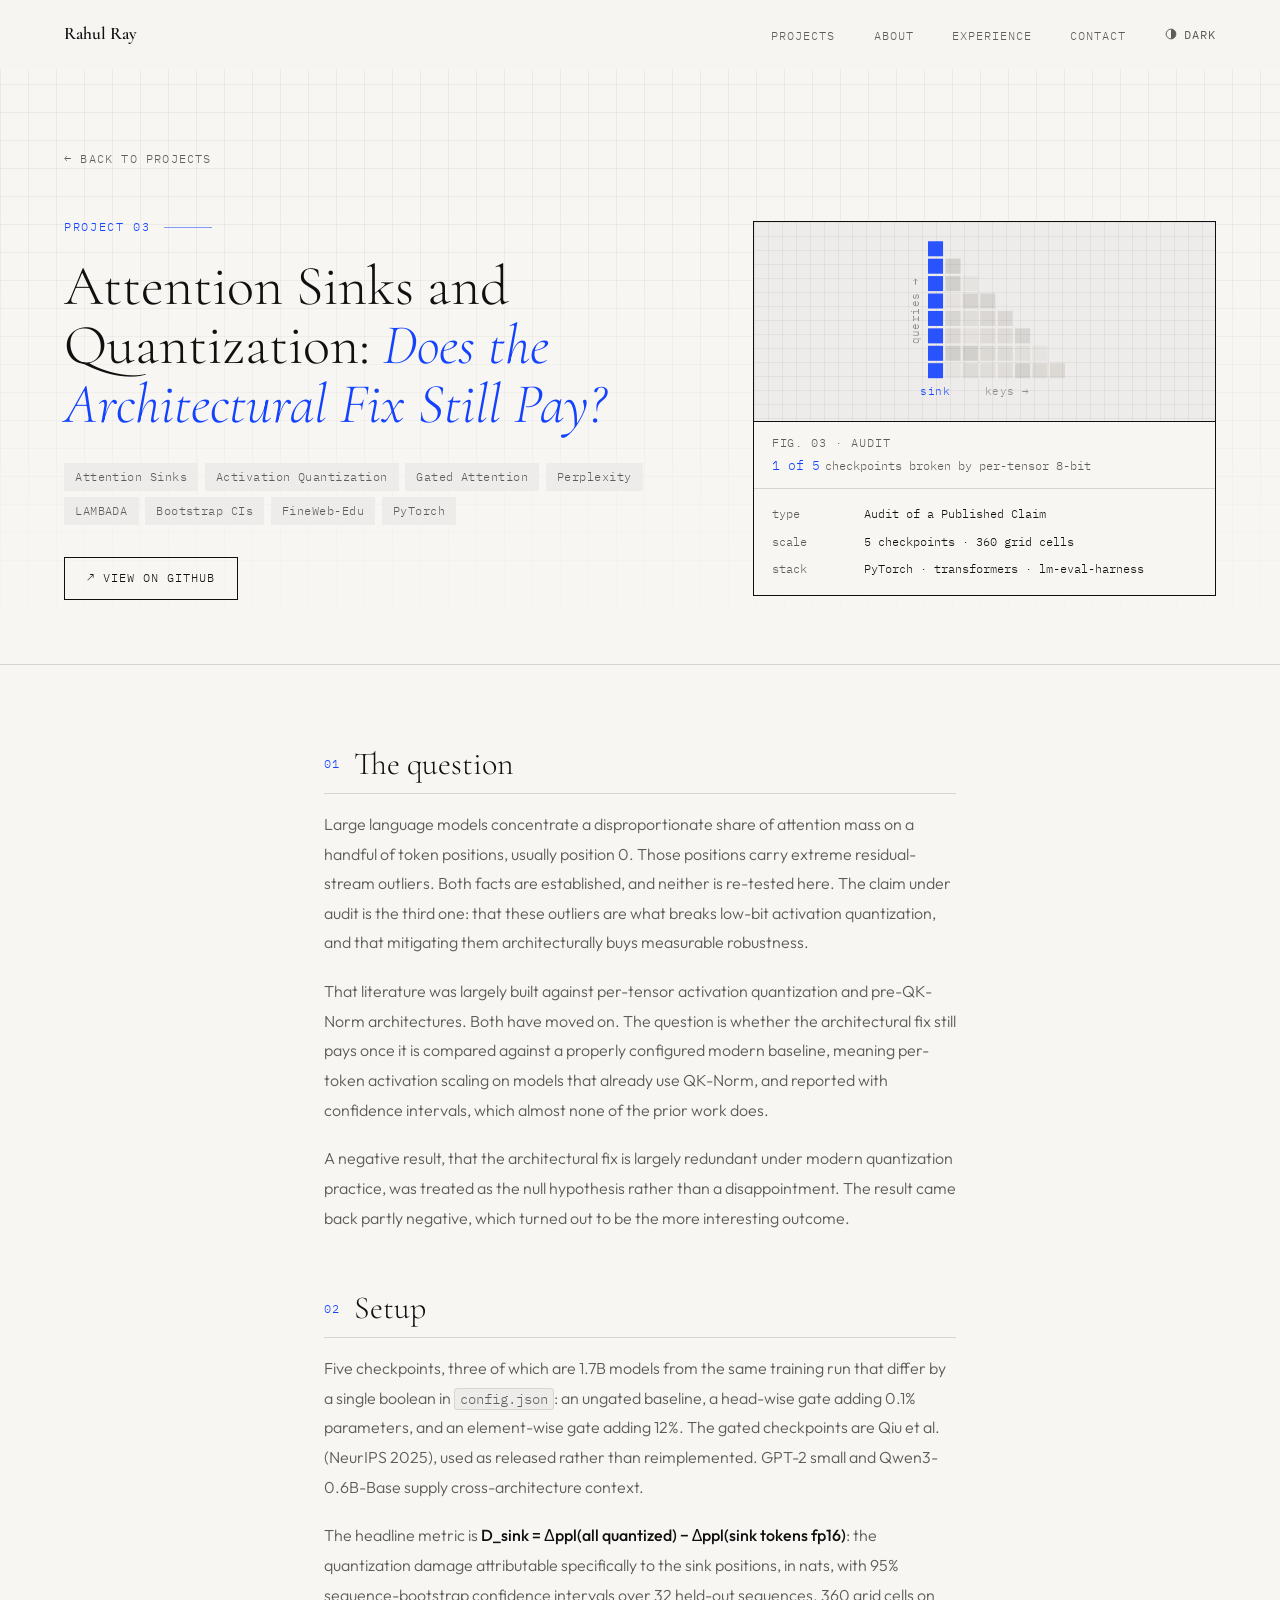
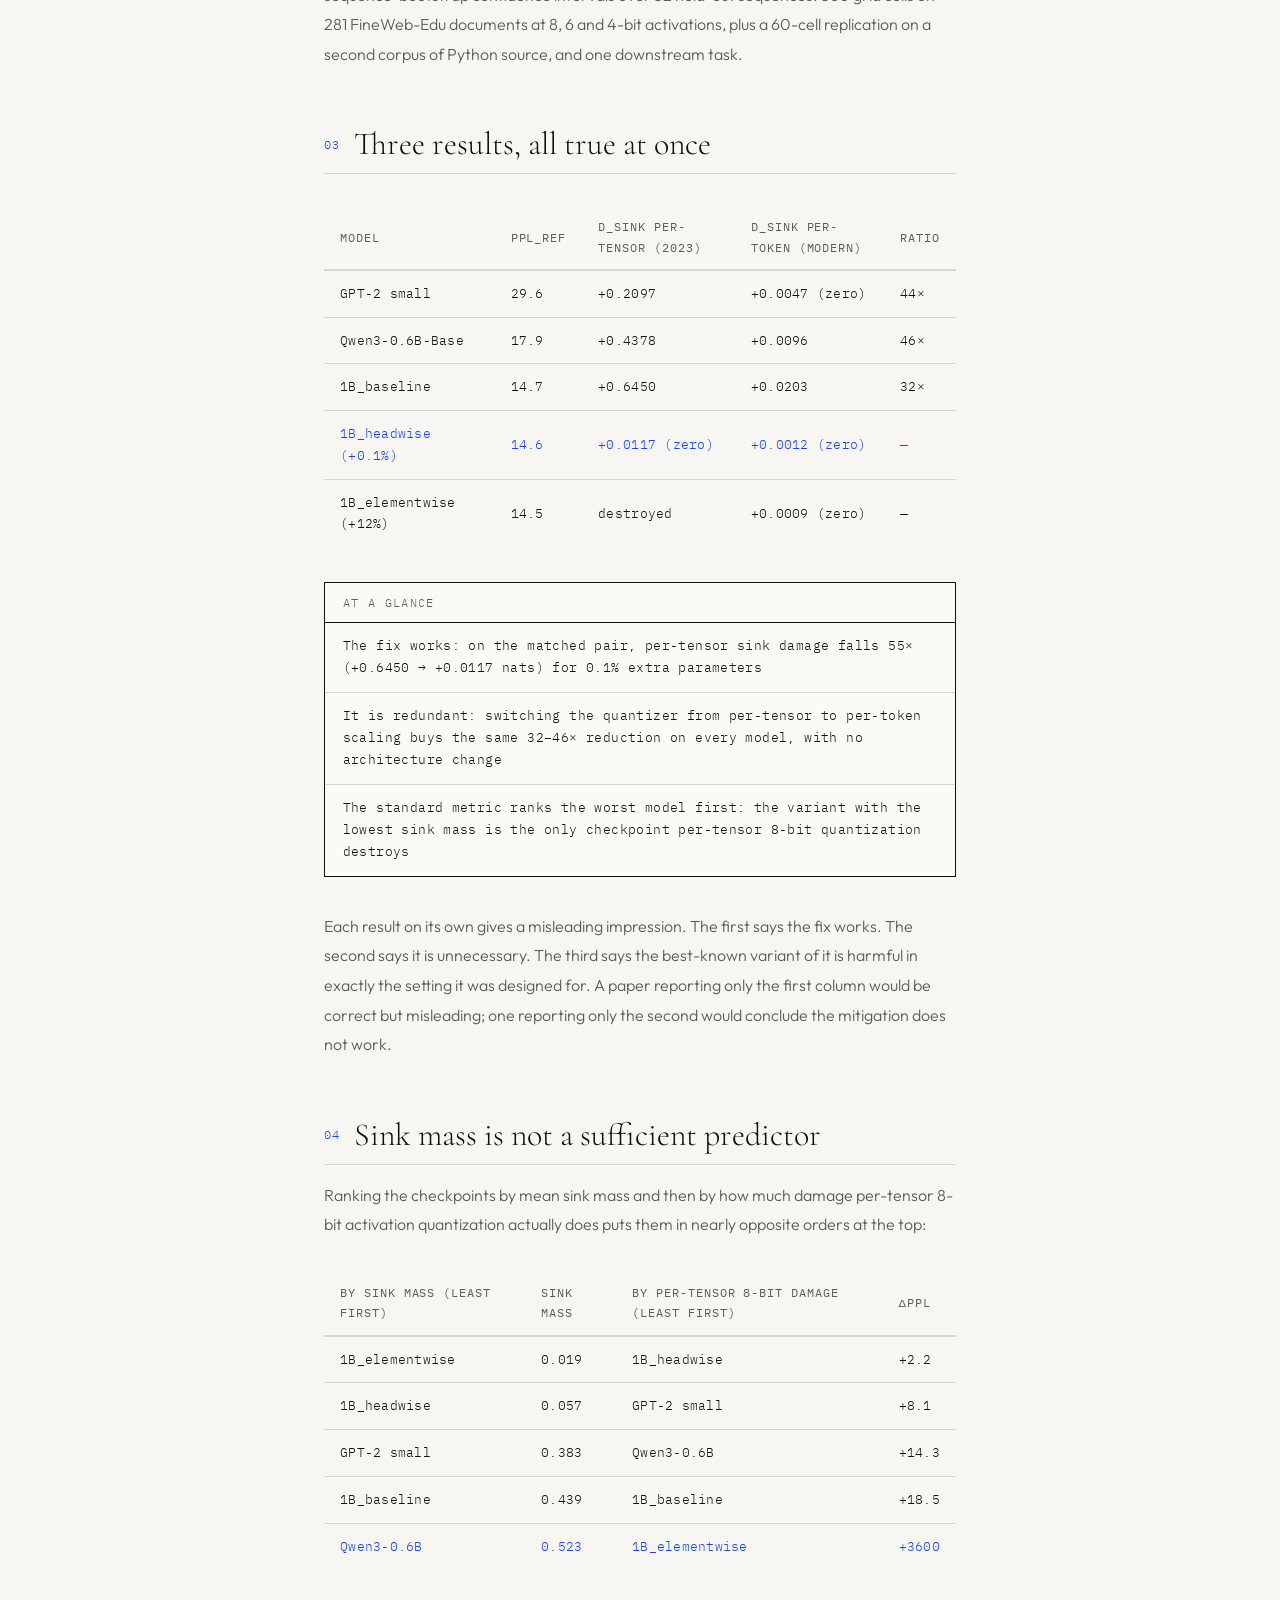
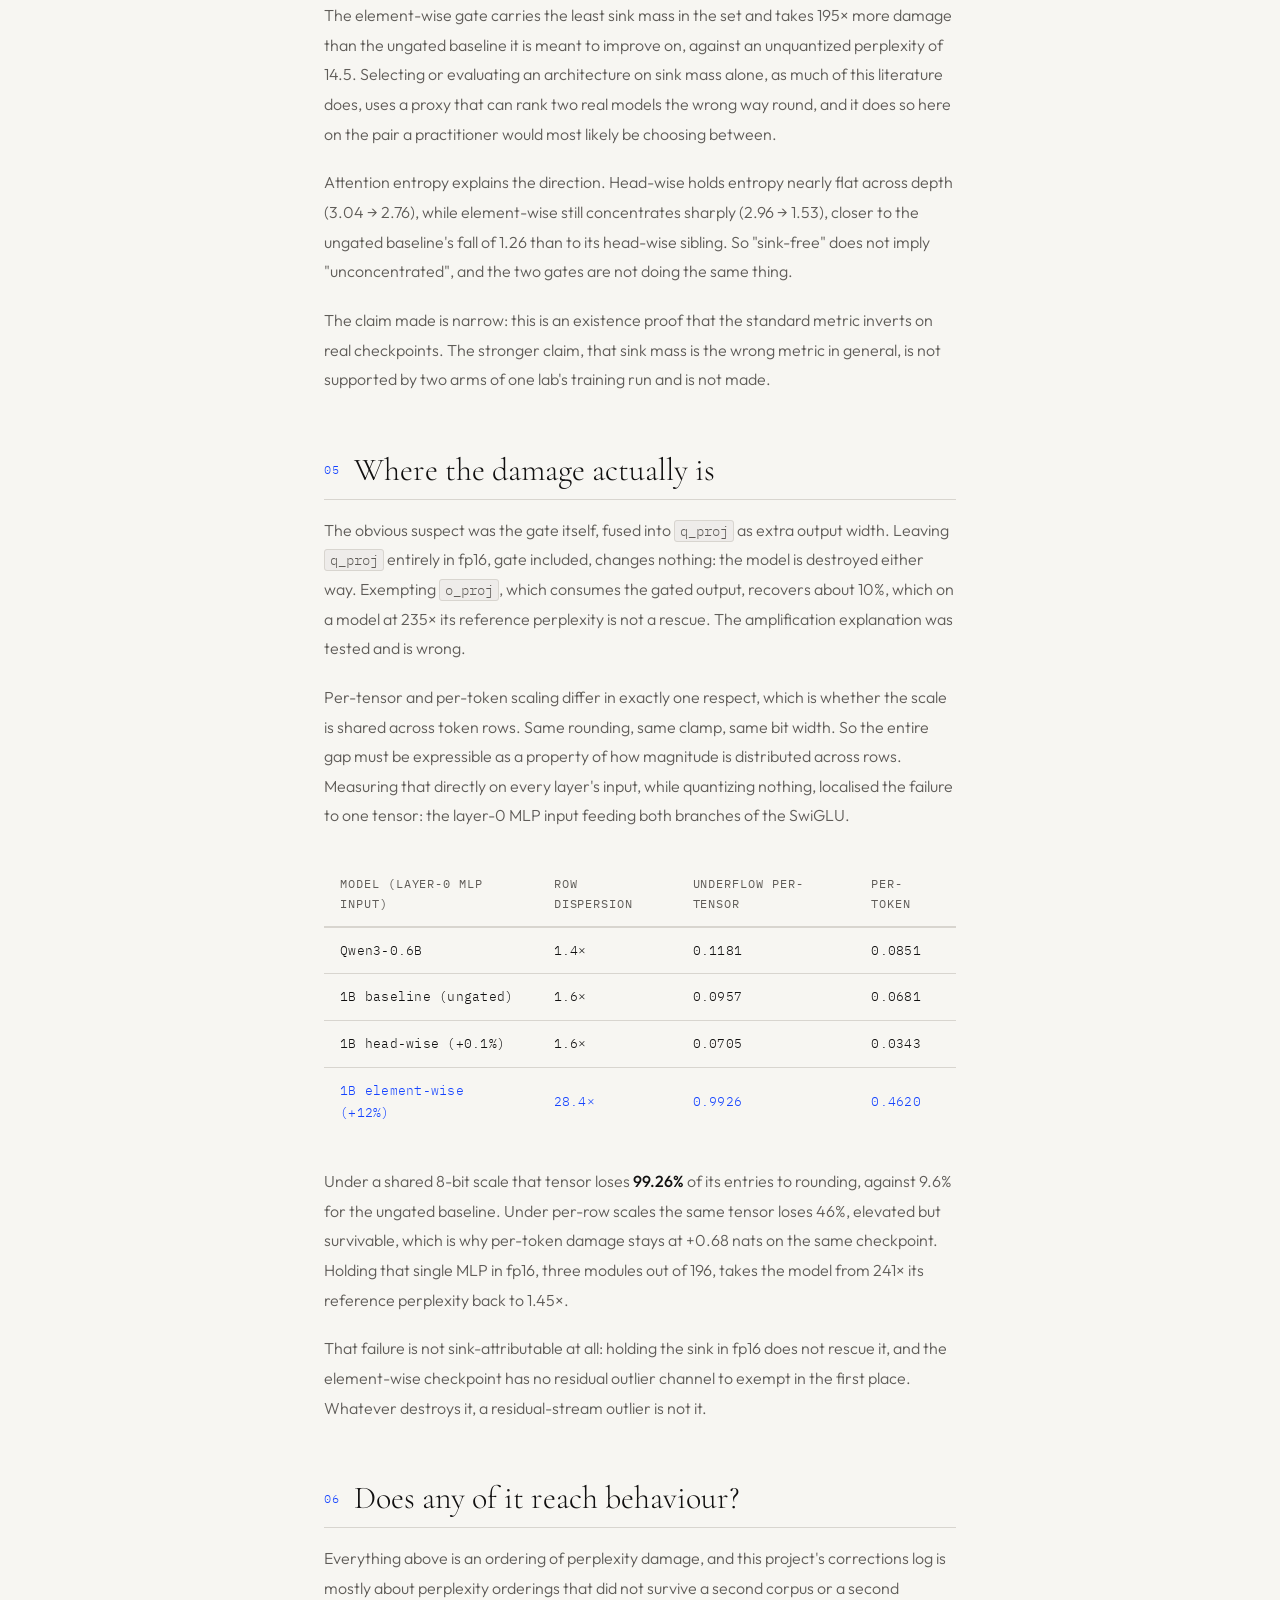
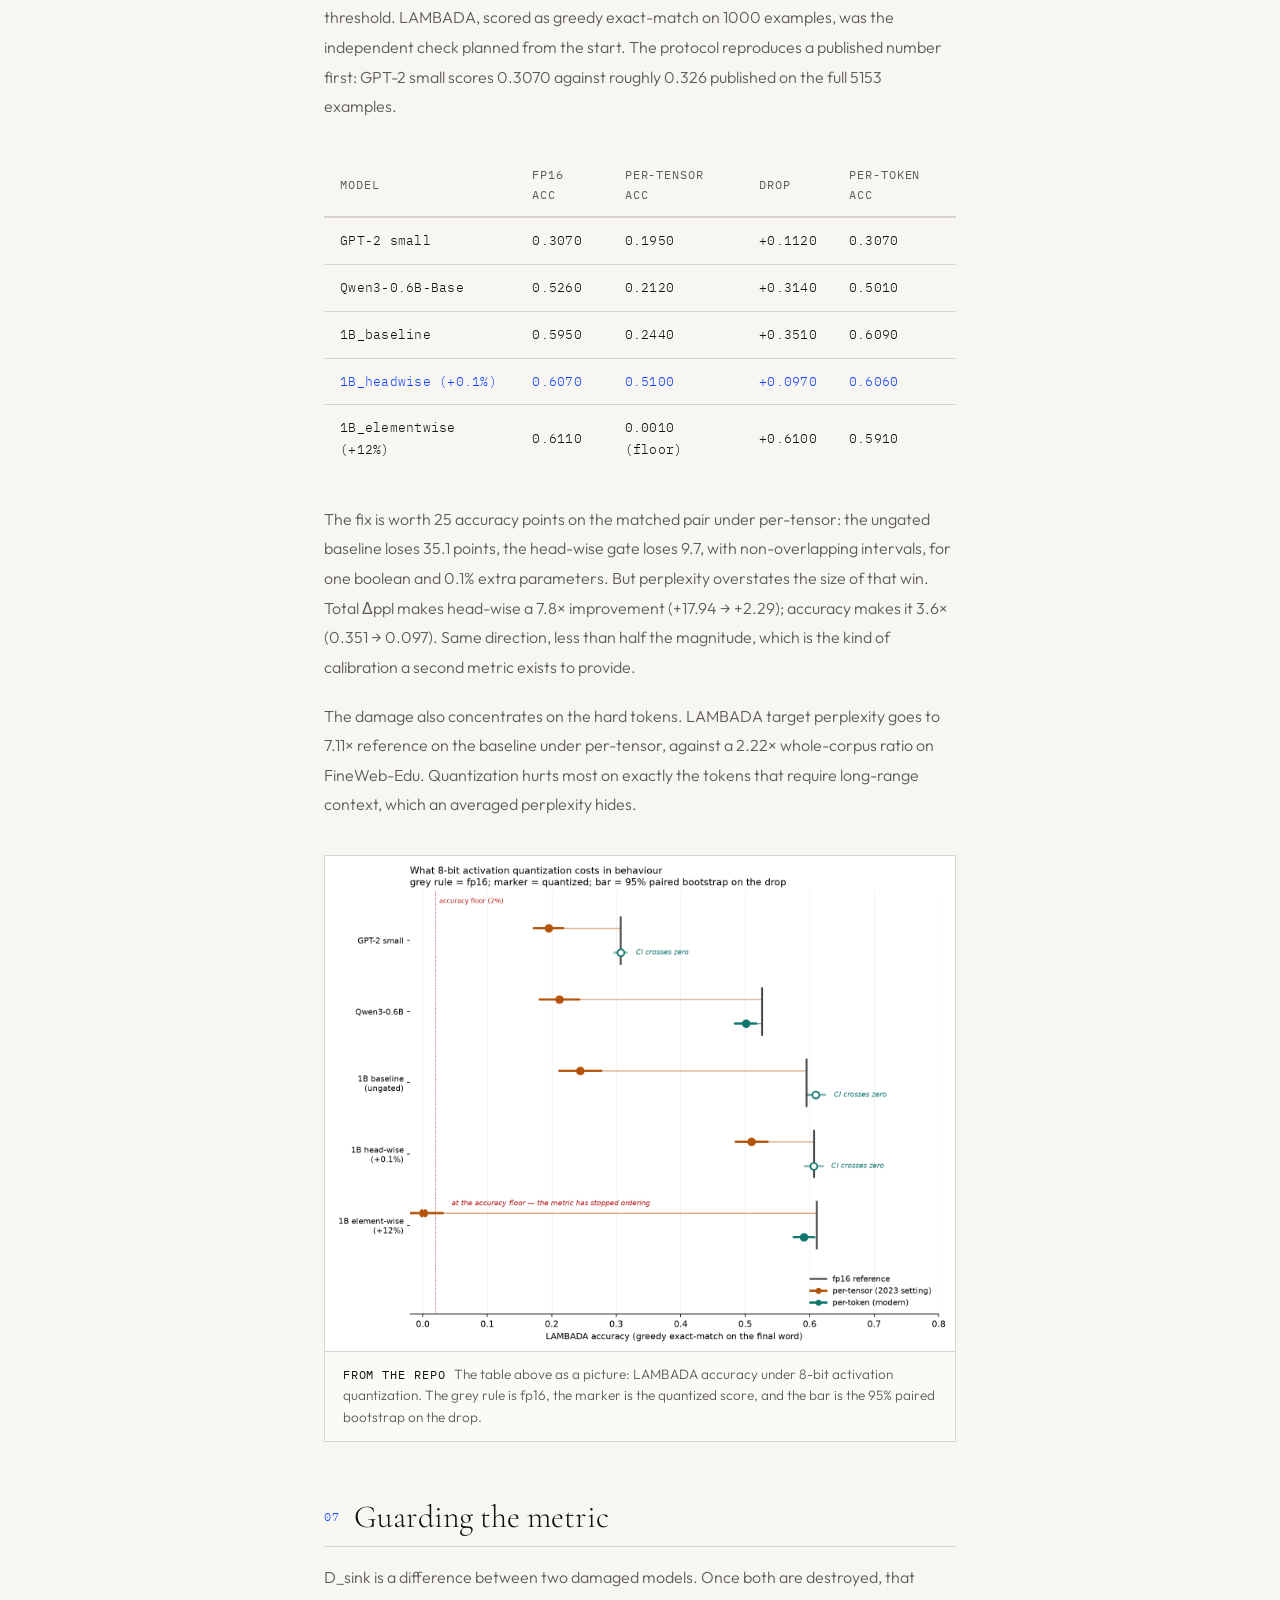
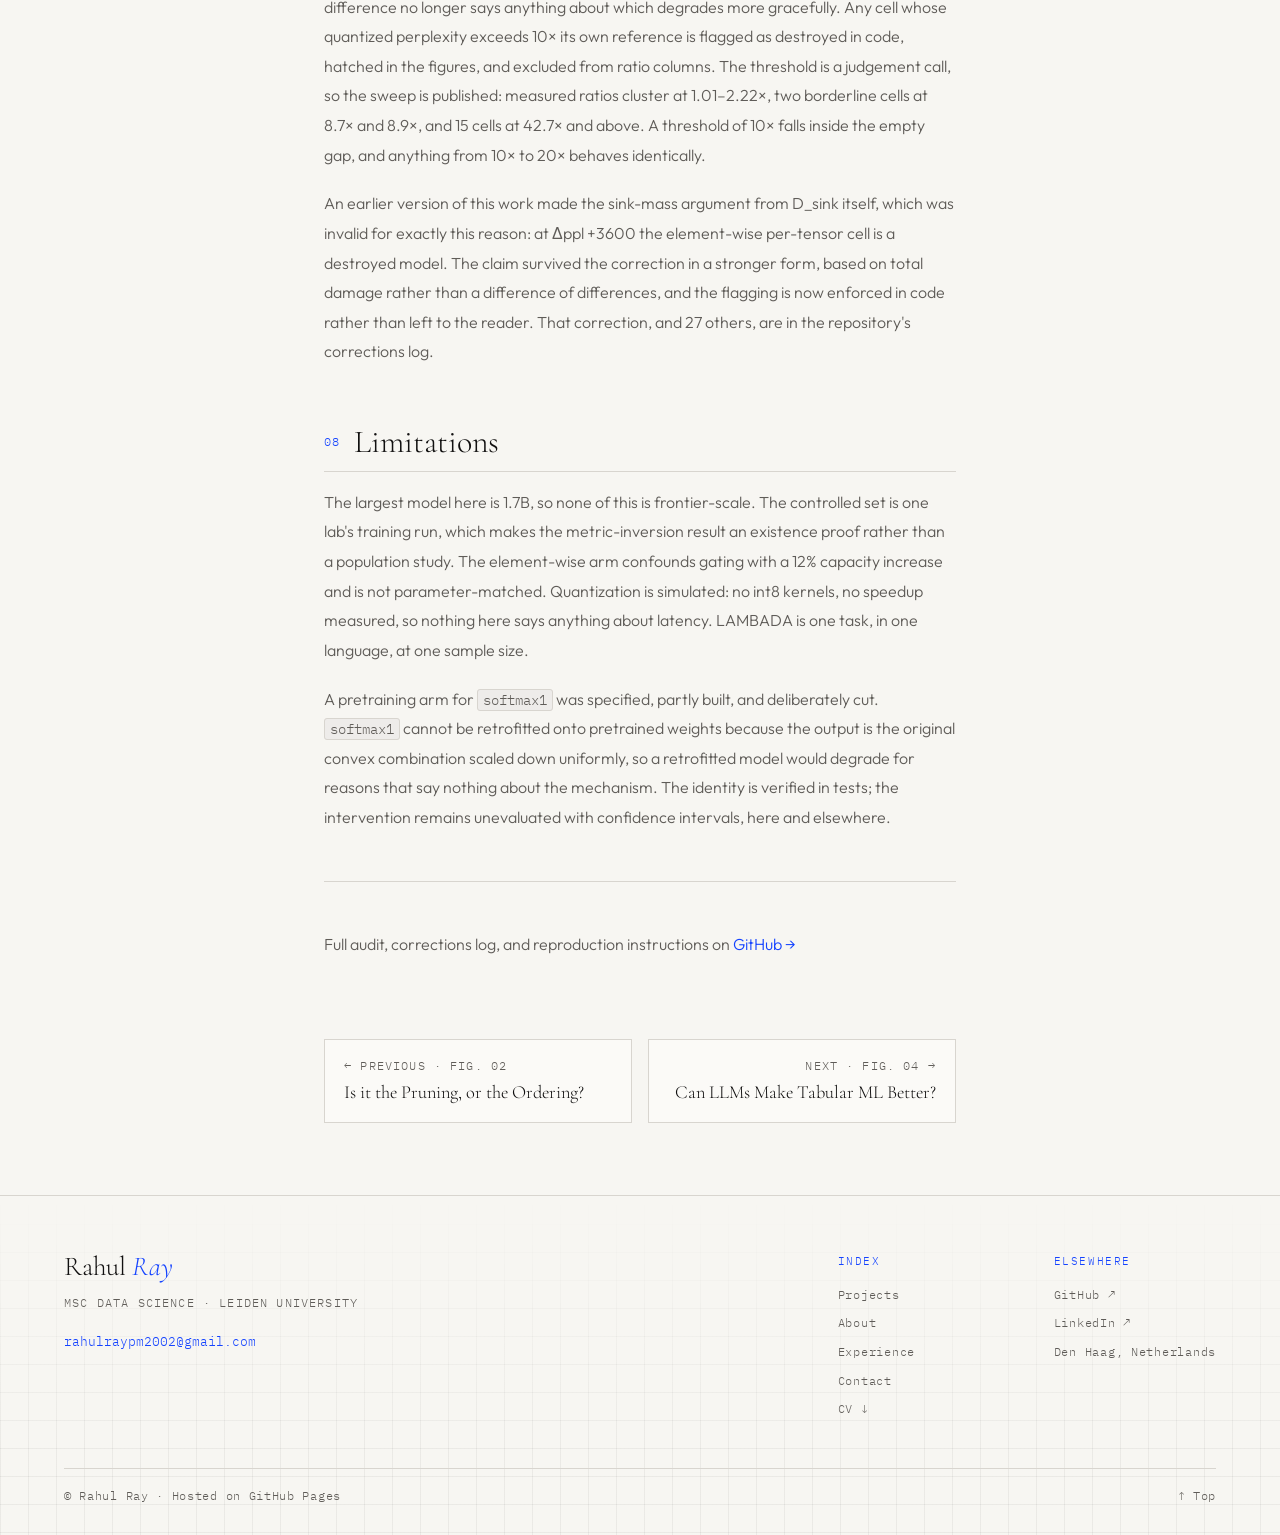
<file: projects/attention-sinks-quant.html>
<!DOCTYPE html>
<html lang="en">
<head>
  <meta charset="UTF-8" />
  <meta name="viewport" content="width=device-width, initial-scale=1.0" />
  <title>Attention Sinks and Quantization: An Audit · Rahul Ray</title>
  <meta name="description" content="Does fixing attention sinks architecturally make a model easier to quantize? Five checkpoints, three bit widths, 360 grid cells, bootstrap confidence intervals. Mostly no, and the best-known fix makes one model far worse.">
  <link rel="canonical" href="https://rahulrayy.github.io/Portfolio/projects/attention-sinks-quant.html">
  <meta property="og:title" content="Attention Sinks and Quantization: An Audit · Rahul Ray">
  <meta property="og:description" content="An audit of whether architectural attention-sink mitigation buys measurable robustness to low-bit activation quantization, on checkpoints that differ by a single boolean in config.json.">
  <meta property="og:type" content="article">
  <meta property="og:url" content="https://rahulrayy.github.io/Portfolio/projects/attention-sinks-quant.html">
  <meta property="og:site_name" content="Rahul Ray">
  <meta property="og:image" content="https://rahulrayy.github.io/Portfolio/assets/og/attention-sinks-quant.png">
  <meta property="og:image:width" content="1200">
  <meta property="og:image:height" content="630">
  <meta property="og:image:alt" content="Attention Sinks and Quantization: An Audit · Rahul Ray">
  <meta name="twitter:card" content="summary_large_image">
  <meta name="twitter:title" content="Attention Sinks and Quantization: An Audit · Rahul Ray">
  <meta name="twitter:description" content="An audit of whether architectural attention-sink mitigation buys measurable robustness to low-bit activation quantization, on checkpoints that differ by a single boolean in config.json.">
  <meta name="twitter:image" content="https://rahulrayy.github.io/Portfolio/assets/og/attention-sinks-quant.png">
  <link rel="icon" href="data:image/svg+xml,<svg xmlns='http://www.w3.org/2000/svg' viewBox='0 0 100 100'><rect width='100' height='100' rx='8' fill='%231443FF'/><text x='50' y='76' font-size='72' text-anchor='middle' fill='white' font-family='Georgia,serif' font-style='italic'>R</text></svg>">
  <link rel="preconnect" href="https://fonts.googleapis.com" />
  <link rel="preconnect" href="https://fonts.gstatic.com" crossorigin />
  <link rel="stylesheet" href="https://fonts.googleapis.com/css2?family=Cormorant+Garamond:ital,wght@0,300;0,400;0,600;1,300&amp;family=IBM+Plex+Mono:wght@300;400&amp;family=Outfit:wght@300;400;500&amp;display=swap" />
  <link rel="stylesheet" href="../style.css?v=2" />
  <link rel="stylesheet" href="project.css?v=2" />
  <script src="../theme.js"></script>
</head>
<body>
  <a class="skip-link" href="#main">Skip to content</a>

  <nav id="nav">
    <div class="nav-logo"><a href="../index.html">Rahul Ray</a></div>
    <ul class="nav-links">
      <li><a href="../index.html#projects">Projects</a></li>
      <li><a href="../index.html#about">About</a></li>
      <li><a href="../index.html#experience">Experience</a></li>
      <li><a href="../index.html#contact">Contact</a></li>
    </ul>
    <button class="nav-toggle" id="navToggle" aria-label="Open menu">
      <span></span><span></span><span></span>
    </button>
  </nav>
  <div class="nav-overlay" id="navOverlay"></div>

  <div class="project-hero" id="main">
    <a href="../index.html#projects" class="back-link">← Back to projects</a>
    <div class="project-hero-grid">
      <div class="project-hero-main">
        <p class="project-hero-label">Project 03</p>
        <h1 class="project-hero-title">Attention Sinks and Quantization: <em>Does the Architectural Fix Still Pay?</em></h1>
        <div class="hero-tags">
          <span class="h-tag">Attention Sinks</span>
          <span class="h-tag">Activation Quantization</span>
          <span class="h-tag">Gated Attention</span>
          <span class="h-tag">Perplexity</span>
          <span class="h-tag">LAMBADA</span>
          <span class="h-tag">Bootstrap CIs</span>
          <span class="h-tag">FineWeb-Edu</span>
          <span class="h-tag">PyTorch</span>
        </div>
        <div class="hero-btns">
          <a href="https://github.com/Rahulrayy/attention-sinks-quant" target="_blank" class="github-btn" rel="noopener">↗ View on GitHub</a>
        </div>
      </div>
      <aside class="exhibit" aria-label="Project summary">
        <div class="exhibit-fig"><svg viewBox="0 0 240 110" fill="none" stroke="currentColor" stroke-width="1" aria-hidden="true"><rect x="84" y="4" width="9.5" height="9.5" class="af" stroke="none" opacity=".9"/><rect x="84" y="15" width="9.5" height="9.5" class="af" stroke="none" opacity=".9"/><rect x="95" y="15" width="9.5" height="9.5" fill="currentColor" stroke="none" opacity="0.29"/><rect x="84" y="26" width="9.5" height="9.5" class="af" stroke="none" opacity=".9"/><rect x="95" y="26" width="9.5" height="9.5" fill="currentColor" stroke="none" opacity="0.29"/><rect x="106" y="26" width="9.5" height="9.5" fill="currentColor" stroke="none" opacity="0.09"/><rect x="84" y="37" width="9.5" height="9.5" class="af" stroke="none" opacity=".9"/><rect x="95" y="37" width="9.5" height="9.5" fill="currentColor" stroke="none" opacity="0.10"/><rect x="106" y="37" width="9.5" height="9.5" fill="currentColor" stroke="none" opacity="0.26"/><rect x="117" y="37" width="9.5" height="9.5" fill="currentColor" stroke="none" opacity="0.24"/><rect x="84" y="48" width="9.5" height="9.5" class="af" stroke="none" opacity=".9"/><rect x="95" y="48" width="9.5" height="9.5" fill="currentColor" stroke="none" opacity="0.23"/><rect x="106" y="48" width="9.5" height="9.5" fill="currentColor" stroke="none" opacity="0.15"/><rect x="117" y="48" width="9.5" height="9.5" fill="currentColor" stroke="none" opacity="0.21"/><rect x="128" y="48" width="9.5" height="9.5" fill="currentColor" stroke="none" opacity="0.21"/><rect x="84" y="59" width="9.5" height="9.5" class="af" stroke="none" opacity=".9"/><rect x="95" y="59" width="9.5" height="9.5" fill="currentColor" stroke="none" opacity="0.21"/><rect x="106" y="59" width="9.5" height="9.5" fill="currentColor" stroke="none" opacity="0.11"/><rect x="117" y="59" width="9.5" height="9.5" fill="currentColor" stroke="none" opacity="0.17"/><rect x="128" y="59" width="9.5" height="9.5" fill="currentColor" stroke="none" opacity="0.17"/><rect x="139" y="59" width="9.5" height="9.5" fill="currentColor" stroke="none" opacity="0.24"/><rect x="84" y="70" width="9.5" height="9.5" class="af" stroke="none" opacity=".9"/><rect x="95" y="70" width="9.5" height="9.5" fill="currentColor" stroke="none" opacity="0.30"/><rect x="106" y="70" width="9.5" height="9.5" fill="currentColor" stroke="none" opacity="0.29"/><rect x="117" y="70" width="9.5" height="9.5" fill="currentColor" stroke="none" opacity="0.20"/><rect x="128" y="70" width="9.5" height="9.5" fill="currentColor" stroke="none" opacity="0.18"/><rect x="139" y="70" width="9.5" height="9.5" fill="currentColor" stroke="none" opacity="0.14"/><rect x="150" y="70" width="9.5" height="9.5" fill="currentColor" stroke="none" opacity="0.09"/><rect x="84" y="81" width="9.5" height="9.5" class="af" stroke="none" opacity=".9"/><rect x="95" y="81" width="9.5" height="9.5" fill="currentColor" stroke="none" opacity="0.09"/><rect x="106" y="81" width="9.5" height="9.5" fill="currentColor" stroke="none" opacity="0.18"/><rect x="117" y="81" width="9.5" height="9.5" fill="currentColor" stroke="none" opacity="0.15"/><rect x="128" y="81" width="9.5" height="9.5" fill="currentColor" stroke="none" opacity="0.16"/><rect x="139" y="81" width="9.5" height="9.5" fill="currentColor" stroke="none" opacity="0.28"/><rect x="150" y="81" width="9.5" height="9.5" fill="currentColor" stroke="none" opacity="0.20"/><rect x="161" y="81" width="9.5" height="9.5" fill="currentColor" stroke="none" opacity="0.20"/><text x="88.5" y="101.0" text-anchor="middle" stroke="none" class="af">sink</text><text x="134.0" y="101.0" text-anchor="middle" stroke="none">keys →</text><text transform="translate(78 48) rotate(-90)" text-anchor="middle" stroke="none">queries →</text></svg></div>
        <div class="exhibit-cap"><span>Fig. 03 · Audit</span><span class="exhibit-metric">1 of 5<small>checkpoints broken by per-tensor 8-bit</small></span></div>
        <dl class="exhibit-spec">
          <dt>type</dt><dd>Audit of a Published Claim</dd>
          <dt>scale</dt><dd>5 checkpoints · 360 grid cells</dd>
          <dt>stack</dt><dd>PyTorch · transformers · lm-eval-harness</dd>
        </dl>
      </aside>
    </div>
  </div>

  <div class="project-body">

    <h2>The question</h2>
    <p>
      Large language models concentrate a disproportionate share of attention mass on a
      handful of token positions, usually position 0. Those positions carry extreme
      residual-stream outliers. Both facts are established, and neither is re-tested here.
      The claim under audit is the third one: that these outliers are what breaks low-bit
      activation quantization, and that mitigating them architecturally buys measurable
      robustness.
    </p>
    <p>
      That literature was largely built against per-tensor activation quantization and
      pre-QK-Norm architectures. Both have moved on. The question is whether the
      architectural fix still pays once it is compared against a properly configured modern
      baseline, meaning per-token activation scaling on models that already use QK-Norm,
      and reported with confidence intervals, which almost none of the prior work does.
    </p>
    <p>
      A negative result, that the architectural fix is largely redundant under modern
      quantization practice, was treated as the null hypothesis rather than a
      disappointment. The result came back partly negative, which turned out to be the
      more interesting outcome.
    </p>

    <h2>Setup</h2>
    <p>
      Five checkpoints, three of which are 1.7B models from the same training run that
      differ by a single boolean in <code>config.json</code>: an ungated baseline, a
      head-wise gate adding 0.1% parameters, and an element-wise gate adding 12%. The
      gated checkpoints are Qiu et al. (NeurIPS 2025), used as released rather than
      reimplemented. GPT-2 small and Qwen3-0.6B-Base supply cross-architecture context.
    </p>
    <p>
      The headline metric is <strong>D_sink = Δppl(all quantized) − Δppl(sink tokens
      fp16)</strong>: the quantization damage attributable specifically to the sink
      positions, in nats, with 95% sequence-bootstrap confidence intervals over 32 held-out
      sequences. 360 grid cells on 281 FineWeb-Edu documents at 8, 6 and 4-bit activations,
      plus a 60-cell replication on a second corpus of Python source, and one downstream
      task.
    </p>

    <h2>Three results, all true at once</h2>

    <table class="data-table">
      <thead>
        <tr><th>Model</th><th>ppl_ref</th><th>D_sink per-tensor (2023)</th><th>D_sink per-token (modern)</th><th>Ratio</th></tr>
      </thead>
      <tbody>
        <tr><td>GPT-2 small</td><td>29.6</td><td>+0.2097</td><td>+0.0047 (zero)</td><td>44×</td></tr>
        <tr><td>Qwen3-0.6B-Base</td><td>17.9</td><td>+0.4378</td><td>+0.0096</td><td>46×</td></tr>
        <tr><td>1B_baseline</td><td>14.7</td><td>+0.6450</td><td>+0.0203</td><td>32×</td></tr>
        <tr class="highlight"><td>1B_headwise (+0.1%)</td><td>14.6</td><td>+0.0117 (zero)</td><td>+0.0012 (zero)</td><td>—</td></tr>
        <tr><td>1B_elementwise (+12%)</td><td>14.5</td><td>destroyed</td><td>+0.0009 (zero)</td><td>—</td></tr>
      </tbody>
    </table>

    <div class="result-block">
      <p>The fix works: on the matched pair, per-tensor sink damage falls 55× (+0.6450 → +0.0117 nats) for 0.1% extra parameters</p>
      <p>It is redundant: switching the quantizer from per-tensor to per-token scaling buys the same 32–46× reduction on every model, with no architecture change</p>
      <p>The standard metric ranks the worst model first: the variant with the lowest sink mass is the only checkpoint per-tensor 8-bit quantization destroys</p>
    </div>

    <p>
      Each result on its own gives a misleading impression. The first says the fix works.
      The second says it is unnecessary. The third says the best-known variant of it is
      harmful in exactly the setting it was designed for. A paper reporting only the first
      column would be correct but misleading; one reporting only the second would conclude
      the mitigation does not work.
    </p>

    <h2>Sink mass is not a sufficient predictor</h2>
    <p>
      Ranking the checkpoints by mean sink mass and then by how much damage per-tensor
      8-bit activation quantization actually does puts them in nearly opposite orders at
      the top:
    </p>

    <table class="data-table">
      <thead>
        <tr><th>By sink mass (least first)</th><th>Sink mass</th><th>By per-tensor 8-bit damage (least first)</th><th>Δppl</th></tr>
      </thead>
      <tbody>
        <tr><td>1B_elementwise</td><td>0.019</td><td>1B_headwise</td><td>+2.2</td></tr>
        <tr><td>1B_headwise</td><td>0.057</td><td>GPT-2 small</td><td>+8.1</td></tr>
        <tr><td>GPT-2 small</td><td>0.383</td><td>Qwen3-0.6B</td><td>+14.3</td></tr>
        <tr><td>1B_baseline</td><td>0.439</td><td>1B_baseline</td><td>+18.5</td></tr>
        <tr class="highlight"><td>Qwen3-0.6B</td><td>0.523</td><td>1B_elementwise</td><td>+3600</td></tr>
      </tbody>
    </table>

    <p>
      The element-wise gate carries the least sink mass in the set and takes 195× more
      damage than the ungated baseline it is meant to improve on, against an unquantized
      perplexity of 14.5. Selecting or evaluating an architecture on sink mass alone, as
      much of this literature does, uses a proxy that can rank two real models the wrong
      way round, and it does so here on the pair a practitioner would most likely be
      choosing between.
    </p>
    <p>
      Attention entropy explains the direction. Head-wise holds entropy nearly flat across
      depth (3.04 → 2.76), while element-wise still concentrates sharply (2.96 → 1.53),
      closer to the ungated baseline's fall of 1.26 than to its head-wise sibling. So
      "sink-free" does not imply "unconcentrated", and the two gates are not doing the
      same thing.
    </p>
    <p>
      The claim made is narrow: this is an existence proof that the standard metric inverts
      on real checkpoints. The stronger claim, that sink mass is the wrong metric in
      general, is not supported by two arms of one lab's training run and is not made.
    </p>

    <h2>Where the damage actually is</h2>
    <p>
      The obvious suspect was the gate itself, fused into <code>q_proj</code> as extra
      output width. Leaving <code>q_proj</code> entirely in fp16, gate included, changes
      nothing: the model is destroyed either way. Exempting <code>o_proj</code>, which
      consumes the gated output, recovers about 10%, which on a model at 235× its
      reference perplexity is not a rescue. The amplification explanation was tested and
      is wrong.
    </p>
    <p>
      Per-tensor and per-token scaling differ in exactly one respect, which is whether the
      scale is shared across token rows. Same rounding, same clamp, same bit width. So the
      entire gap must be expressible as a property of how magnitude is distributed across
      rows. Measuring that directly on every layer's input, while quantizing nothing,
      localised the failure to one tensor: the layer-0 MLP input feeding both branches of
      the SwiGLU.
    </p>

    <table class="data-table">
      <thead>
        <tr><th>Model (layer-0 MLP input)</th><th>Row dispersion</th><th>Underflow per-tensor</th><th>Per-token</th></tr>
      </thead>
      <tbody>
        <tr><td>Qwen3-0.6B</td><td>1.4×</td><td>0.1181</td><td>0.0851</td></tr>
        <tr><td>1B baseline (ungated)</td><td>1.6×</td><td>0.0957</td><td>0.0681</td></tr>
        <tr><td>1B head-wise (+0.1%)</td><td>1.6×</td><td>0.0705</td><td>0.0343</td></tr>
        <tr class="highlight"><td>1B element-wise (+12%)</td><td>28.4×</td><td>0.9926</td><td>0.4620</td></tr>
      </tbody>
    </table>

    <p>
      Under a shared 8-bit scale that tensor loses <strong>99.26%</strong> of its entries
      to rounding, against 9.6% for the ungated baseline. Under per-row scales the same
      tensor loses 46%, elevated but survivable, which is why per-token damage stays at
      +0.68 nats on the same checkpoint. Holding that single MLP in fp16, three modules out
      of 196, takes the model from 241× its reference perplexity back to 1.45×.
    </p>
    <p>
      That failure is not sink-attributable at all: holding the sink in fp16 does not
      rescue it, and the element-wise checkpoint has no residual outlier channel to exempt
      in the first place. Whatever destroys it, a residual-stream outlier is not it.
    </p>

    <h2>Does any of it reach behaviour?</h2>
    <p>
      Everything above is an ordering of perplexity damage, and this project's corrections
      log is mostly about perplexity orderings that did not survive a second corpus or a
      second threshold. LAMBADA, scored as greedy exact-match on 1000 examples, was the
      independent check planned from the start. The protocol reproduces a published number
      first: GPT-2 small scores 0.3070 against roughly 0.326 published on the full 5153
      examples.
    </p>

    <table class="data-table">
      <thead>
        <tr><th>Model</th><th>fp16 acc</th><th>Per-tensor acc</th><th>Drop</th><th>Per-token acc</th></tr>
      </thead>
      <tbody>
        <tr><td>GPT-2 small</td><td>0.3070</td><td>0.1950</td><td>+0.1120</td><td>0.3070</td></tr>
        <tr><td>Qwen3-0.6B-Base</td><td>0.5260</td><td>0.2120</td><td>+0.3140</td><td>0.5010</td></tr>
        <tr><td>1B_baseline</td><td>0.5950</td><td>0.2440</td><td>+0.3510</td><td>0.6090</td></tr>
        <tr class="highlight"><td>1B_headwise (+0.1%)</td><td>0.6070</td><td>0.5100</td><td>+0.0970</td><td>0.6060</td></tr>
        <tr><td>1B_elementwise (+12%)</td><td>0.6110</td><td>0.0010 (floor)</td><td>+0.6100</td><td>0.5910</td></tr>
      </tbody>
    </table>

    <p>
      The fix is worth 25 accuracy points on the matched pair under per-tensor: the ungated
      baseline loses 35.1 points, the head-wise gate loses 9.7, with non-overlapping
      intervals, for one boolean and 0.1% extra parameters. But perplexity overstates the
      size of that win. Total Δppl makes head-wise a 7.8× improvement (+17.94 → +2.29);
      accuracy makes it 3.6× (0.351 → 0.097). Same direction, less than half the magnitude,
      which is the kind of calibration a second metric exists to provide.
    </p>
    <p>
      The damage also concentrates on the hard tokens. LAMBADA target perplexity goes to
      7.11× reference on the baseline under per-tensor, against a 2.22× whole-corpus ratio
      on FineWeb-Edu. Quantization hurts most on exactly the tokens that require long-range
      context, which an averaged perplexity hides.
    </p>

    <figure class="result-fig">
      <img src="../assets/fig/attention-sinks-quant.png" width="1600" height="1256" alt="LAMBADA accuracy for five models under per-tensor and per-token 8-bit activation quantization" loading="lazy">
      <figcaption><b>From the repo</b>The table above as a picture: LAMBADA accuracy under 8-bit activation quantization. The grey rule is fp16, the marker is the quantized score, and the bar is the 95% paired bootstrap on the drop.</figcaption>
    </figure>

    <h2>Guarding the metric</h2>
    <p>
      D_sink is a difference between two damaged models. Once both are destroyed, that
      difference no longer says anything about which degrades more gracefully. Any cell
      whose quantized perplexity exceeds 10× its own reference is flagged as destroyed in
      code, hatched in the figures, and excluded from ratio columns. The threshold is a
      judgement call, so the sweep is published: measured ratios cluster at 1.01–2.22×,
      two borderline cells at 8.7× and 8.9×, and 15 cells at 42.7× and above. A threshold
      of 10× falls inside the empty gap, and anything from 10× to 20× behaves identically.
    </p>
    <p>
      An earlier version of this work made the sink-mass argument from D_sink itself, which
      was invalid for exactly this reason: at Δppl +3600 the element-wise per-tensor cell is
      a destroyed model. The claim survived the correction in a stronger form, based on
      total damage rather than a difference of differences, and the flagging is now enforced
      in code rather than left to the reader. That correction, and 27 others, are in the
      repository's corrections log.
    </p>

    <h2>Limitations</h2>
    <p>
      The largest model here is 1.7B, so none of this is frontier-scale. The controlled set
      is one lab's training run, which makes the metric-inversion result an existence proof
      rather than a population study. The element-wise arm confounds gating with a 12%
      capacity increase and is not parameter-matched. Quantization is simulated: no int8
      kernels, no speedup measured, so nothing here says anything about latency. LAMBADA is
      one task, in one language, at one sample size.
    </p>
    <p>
      A pretraining arm for <code>softmax1</code> was specified, partly built, and
      deliberately cut. <code>softmax1</code> cannot be retrofitted onto pretrained weights
      because the output is the original convex combination scaled down uniformly, so a
      retrofitted model would degrade for reasons that say nothing about the mechanism. The
      identity is verified in tests; the intervention remains unevaluated with confidence
      intervals, here and elsewhere.
    </p>

    <div class="divider"></div>
    <p>Full audit, corrections log, and reproduction instructions on <a href="https://github.com/Rahulrayy/attention-sinks-quant" target="_blank" rel="noopener">GitHub →</a></p>

  </div>

  <div class="more-work" role="navigation" aria-label="More projects">
    <a class="mw" href="rag-permutation.html"><span class="mw-cap">← Previous · Fig. 02</span><span class="mw-title">Is it the Pruning, or the Ordering?</span></a>
    <a class="mw mw-next" href="llm-tabular.html"><span class="mw-cap">Next · Fig. 04 →</span><span class="mw-title">Can LLMs Make Tabular ML Better?</span></a>
  </div>

  <footer class="site-footer">
    <div class="ft-grid">
      <div class="ft-id">
        <a class="ft-name" href="../index.html">Rahul <em>Ray</em></a>
        <p class="ft-sub">MSc Data Science · Leiden University</p>
        <a class="ft-mail" href="mailto:rahulraypm2002@gmail.com">rahulraypm2002@gmail.com</a>
      </div>
      <div class="ft-col" role="navigation" aria-label="Site">
        <p class="ft-label">Index</p>
        <a href="../index.html#projects">Projects</a>
        <a href="../index.html#about">About</a>
        <a href="../index.html#experience">Experience</a>
        <a href="../index.html#contact">Contact</a>
        <a href="../CV.pdf" download>CV ↓</a>
      </div>
      <div class="ft-col">
        <p class="ft-label">Elsewhere</p>
        <a href="https://github.com/Rahulrayy" target="_blank" rel="noopener">GitHub ↗</a>
        <a href="https://linkedin.com/in/rahul-ray-b67741222" target="_blank" rel="noopener">LinkedIn ↗</a>
        <span>Den Haag, Netherlands</span>
      </div>
    </div>
    <div class="ft-base">
      <span>© Rahul Ray&nbsp;· Hosted on GitHub Pages</span>
      <a href="#" class="ft-top">↑ Top</a>
    </div>
  </footer>

  <script>
    const nav = document.getElementById('nav')
    window.addEventListener('scroll', () => nav.classList.toggle('scrolled', window.scrollY > 30))
    const navToggle = document.getElementById('navToggle')
    const navOverlay = document.getElementById('navOverlay')
    if (navToggle) {
      navToggle.addEventListener('click', () => { nav.classList.toggle('nav-open'); navOverlay.classList.toggle('visible') })
      navOverlay.addEventListener('click', () => { nav.classList.remove('nav-open'); navOverlay.classList.remove('visible') })
      document.querySelectorAll('.nav-links a').forEach(a => a.addEventListener('click', () => { nav.classList.remove('nav-open'); navOverlay.classList.remove('visible') }))
    }
  </script>
  <script data-goatcounter="https://rahulray.goatcounter.com/count" async src="https://gc.zgo.at/count.js"></script>
</body>
</html>
</file>
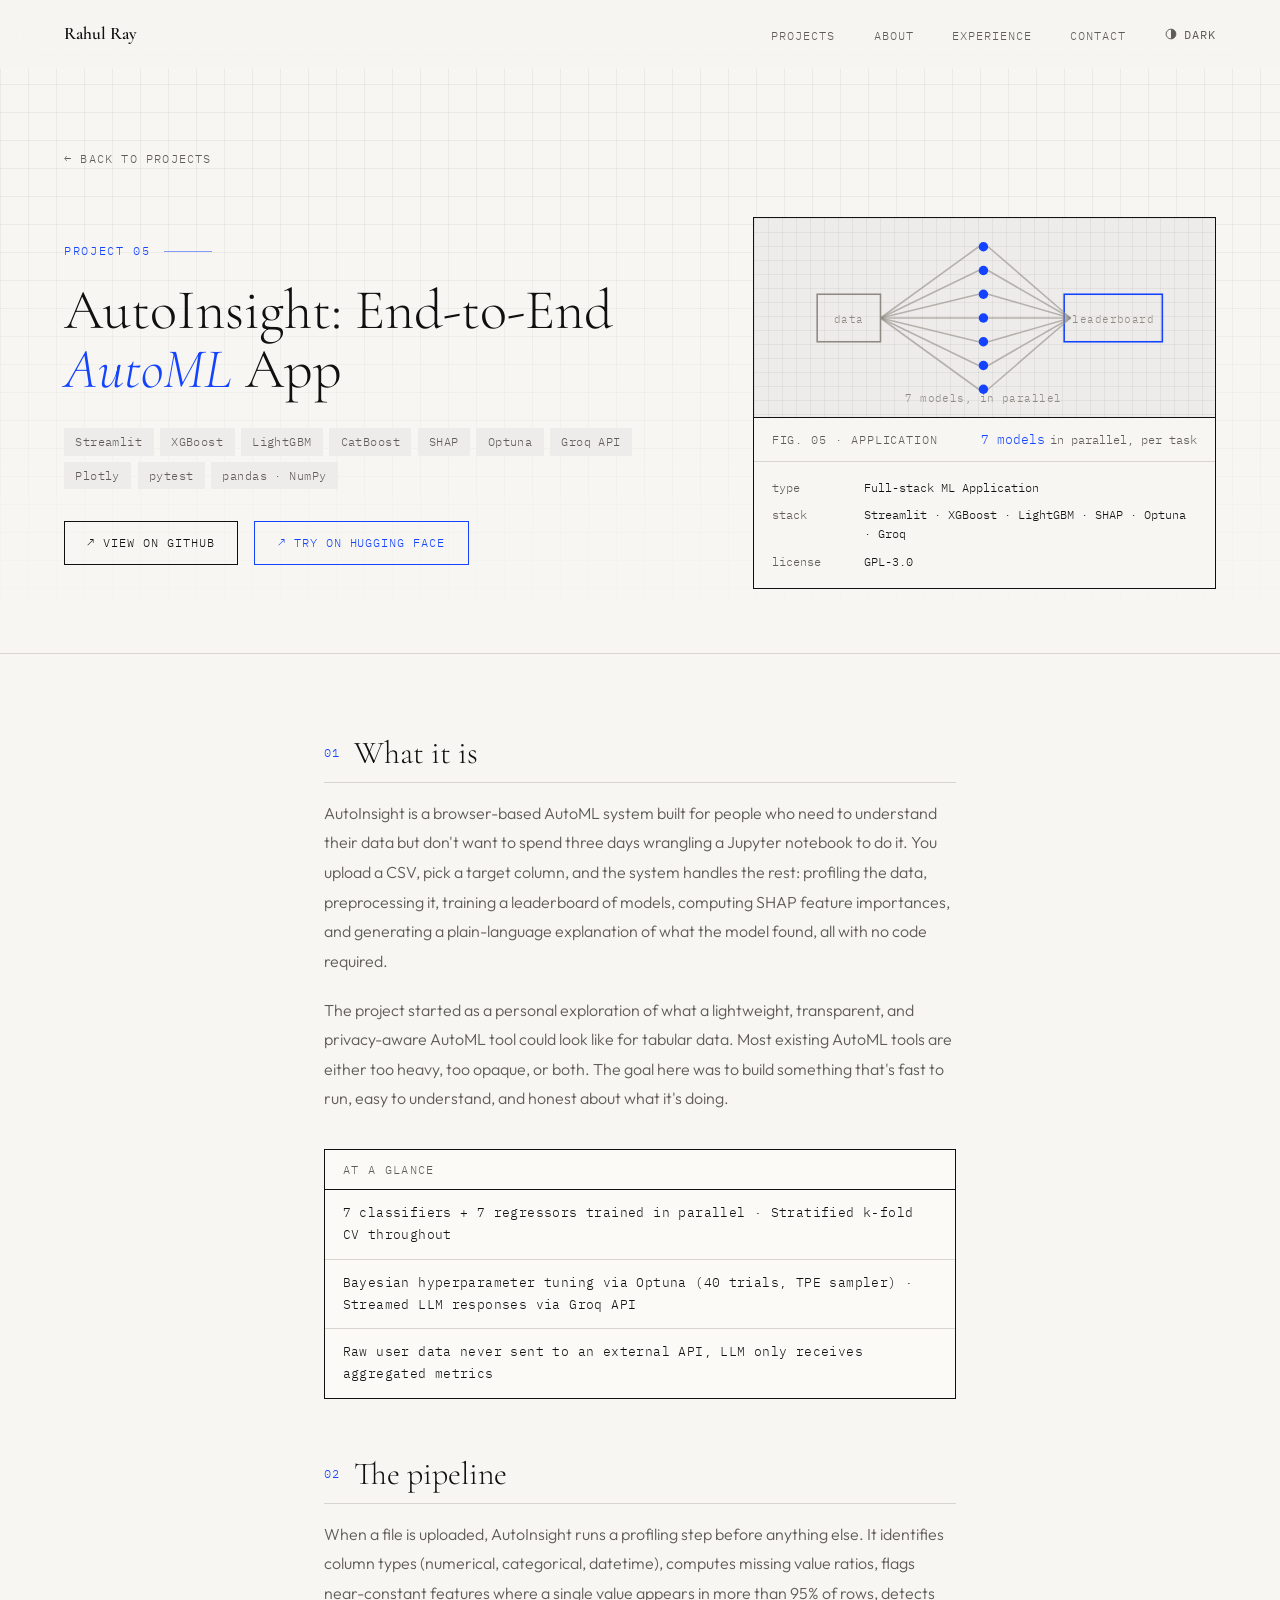
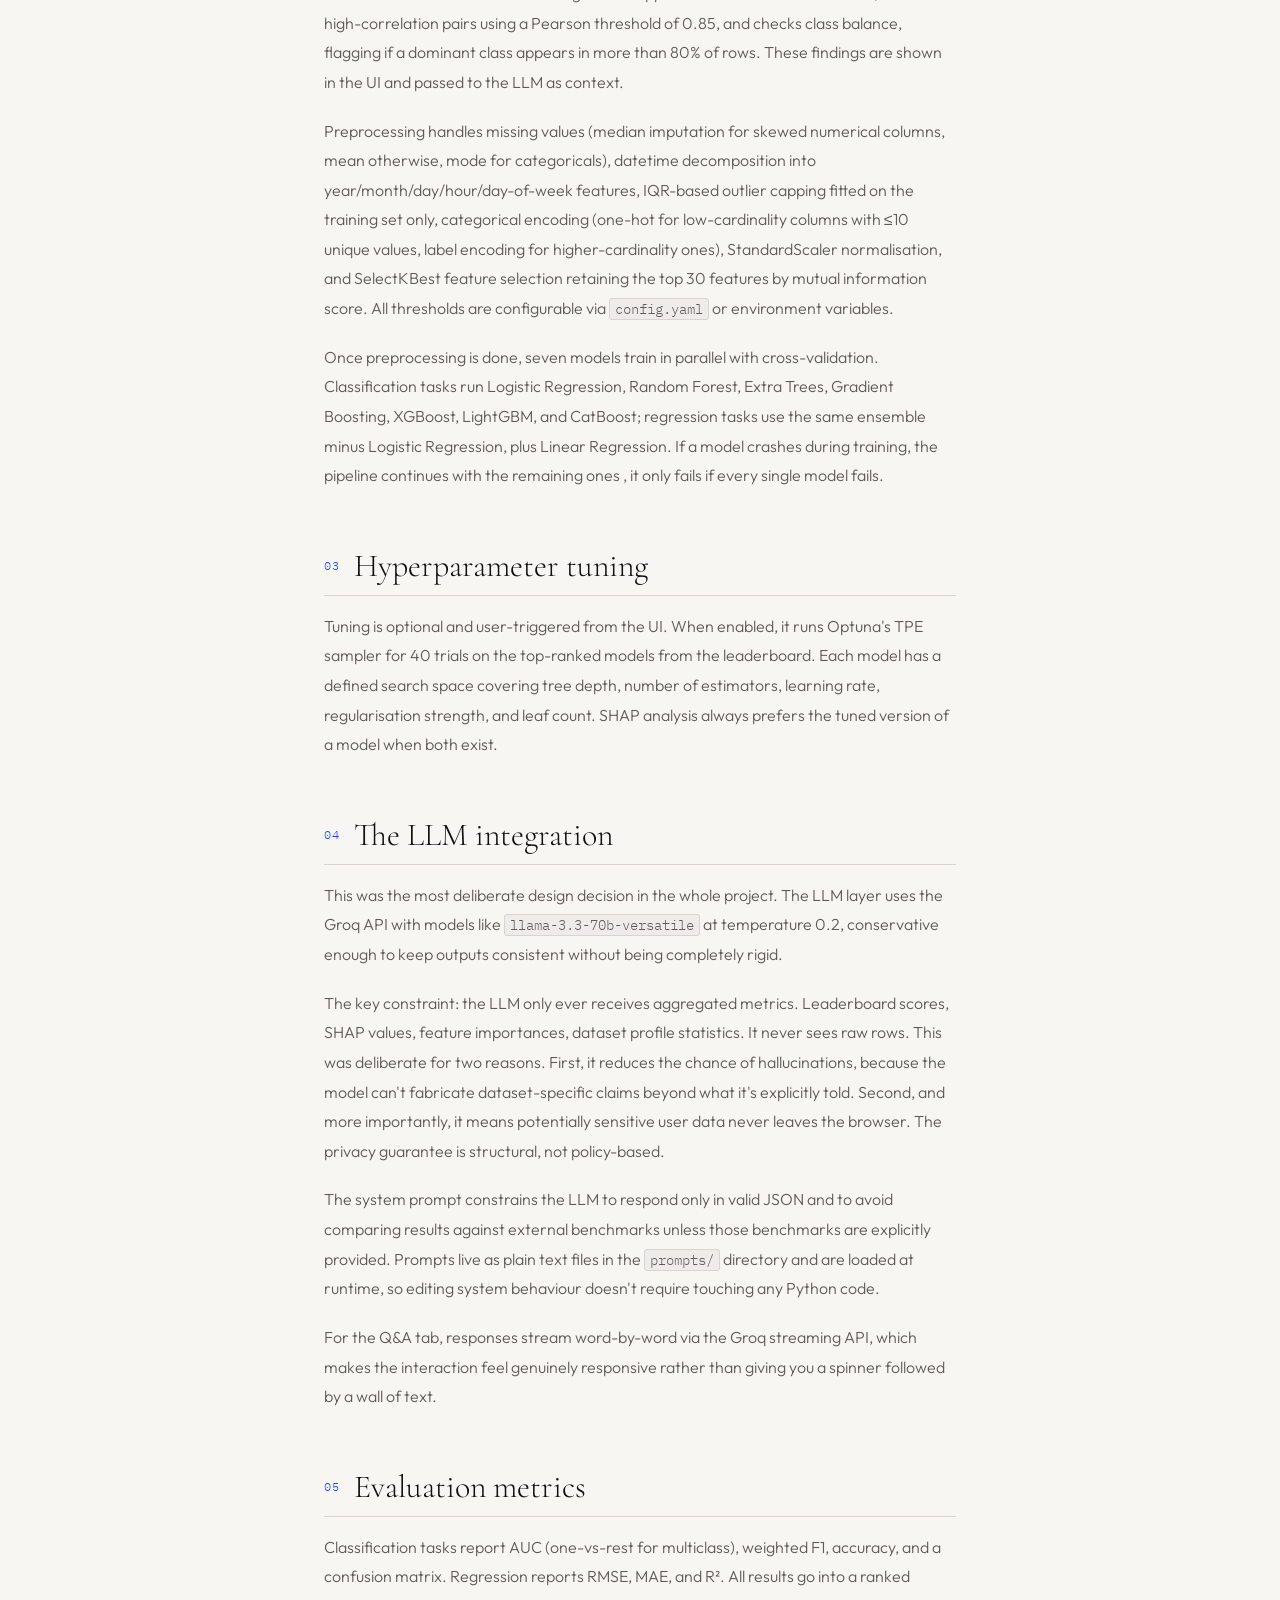
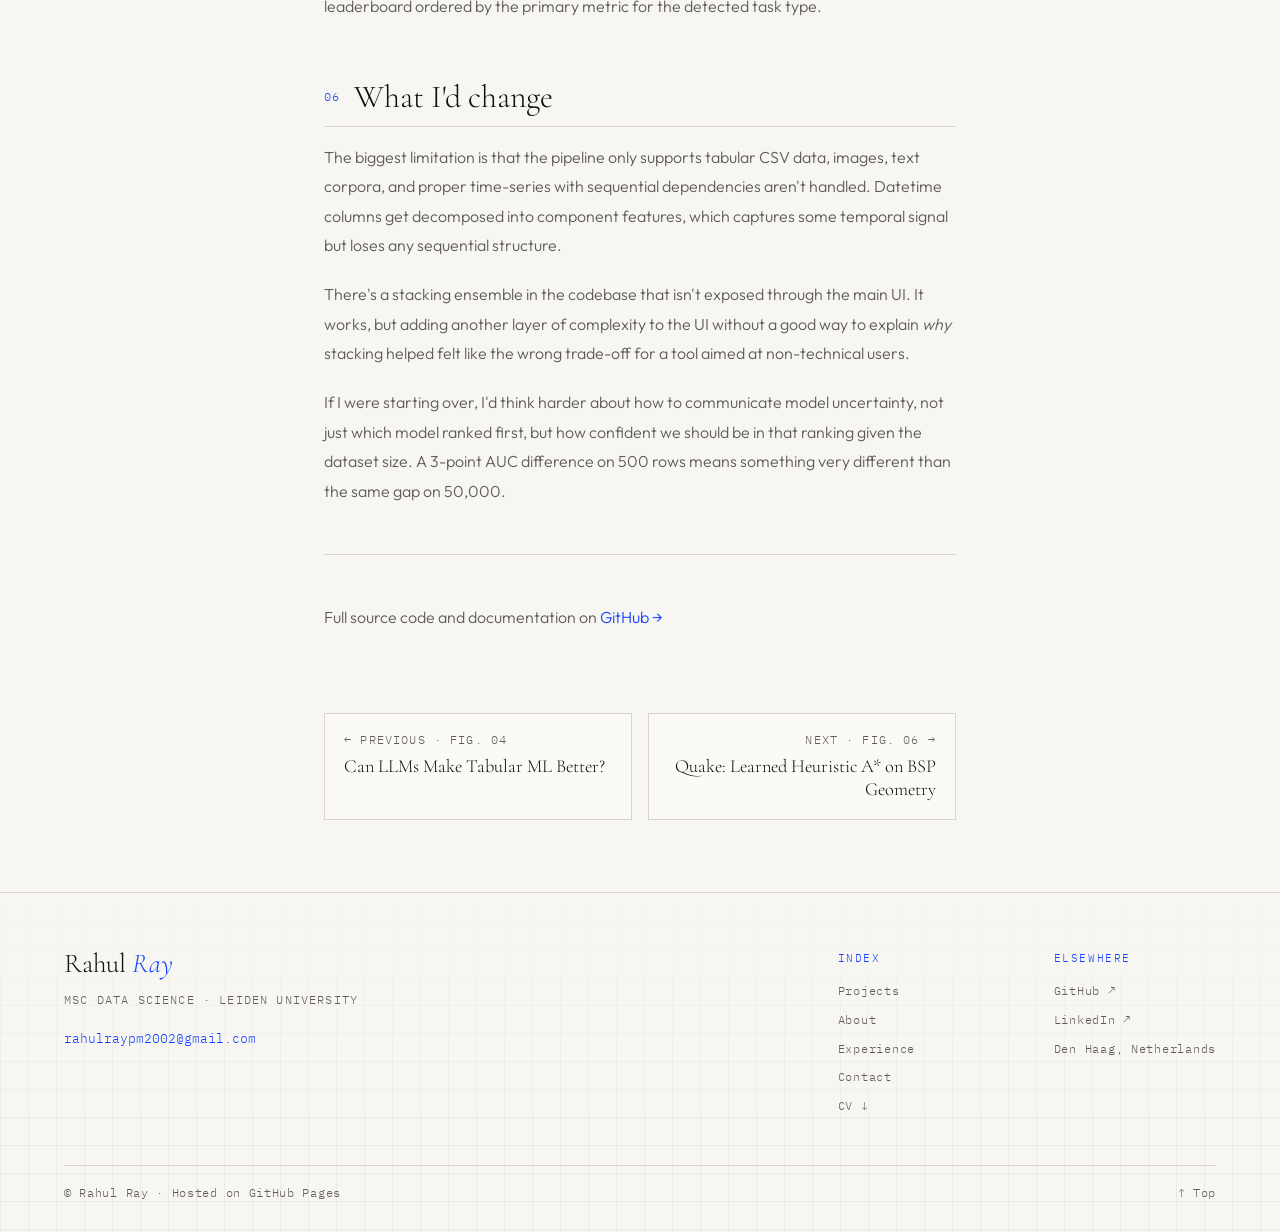
<file: projects/autoinsight.html>
﻿<!DOCTYPE html>
<html lang="en">
<head>
  <meta charset="UTF-8" />
  <meta name="viewport" content="width=device-width, initial-scale=1.0" />
  <title>AutoInsight · Rahul Ray</title>
  <meta name="description" content="AutoInsight: a browser-based AutoML tool that trains 7 models in parallel, generates SHAP explainability, and produces LLM-written plain-language insights. Deployed on Hugging Face Spaces.">
  <link rel="canonical" href="https://rahulrayy.github.io/Portfolio/projects/autoinsight.html">
  <meta property="og:title" content="AutoInsight: End-to-End AutoML App · Rahul Ray">
  <meta property="og:description" content="Browser-based AutoML: 7 models in parallel, SHAP explainability, LLM insights. Privacy-preserving, data never leaves the browser.">
  <meta property="og:type" content="article">
  <meta property="og:url" content="https://rahulrayy.github.io/Portfolio/projects/autoinsight.html">
  <meta property="og:site_name" content="Rahul Ray">
  <meta property="og:image" content="https://rahulrayy.github.io/Portfolio/assets/og/autoinsight.png">
  <meta property="og:image:width" content="1200">
  <meta property="og:image:height" content="630">
  <meta property="og:image:alt" content="AutoInsight: End-to-End AutoML App · Rahul Ray">
  <meta name="twitter:card" content="summary_large_image">
  <meta name="twitter:title" content="AutoInsight: End-to-End AutoML App · Rahul Ray">
  <meta name="twitter:description" content="Browser-based AutoML: 7 models in parallel, SHAP explainability, LLM insights. Privacy-preserving, data never leaves the browser.">
  <meta name="twitter:image" content="https://rahulrayy.github.io/Portfolio/assets/og/autoinsight.png">
  <link rel="icon" href="data:image/svg+xml,<svg xmlns='http://www.w3.org/2000/svg' viewBox='0 0 100 100'><rect width='100' height='100' rx='8' fill='%231443FF'/><text x='50' y='76' font-size='72' text-anchor='middle' fill='white' font-family='Georgia,serif' font-style='italic'>R</text></svg>">
  <link rel="preconnect" href="https://fonts.googleapis.com" />
  <link rel="preconnect" href="https://fonts.gstatic.com" crossorigin />
  <link rel="stylesheet" href="https://fonts.googleapis.com/css2?family=Cormorant+Garamond:ital,wght@0,300;0,400;0,600;1,300&amp;family=IBM+Plex+Mono:wght@300;400&amp;family=Outfit:wght@300;400;500&amp;display=swap" />
  <link rel="stylesheet" href="../style.css?v=2" />
  <link rel="stylesheet" href="project.css?v=2" />
  <script src="../theme.js"></script>
</head>
<body>
  <a class="skip-link" href="#main">Skip to content</a>

  <nav id="nav">
    <div class="nav-logo"><a href="../index.html">Rahul Ray</a></div>
    <ul class="nav-links">
      <li><a href="../index.html#projects">Projects</a></li>
      <li><a href="../index.html#about">About</a></li>
      <li><a href="../index.html#experience">Experience</a></li>
      <li><a href="../index.html#contact">Contact</a></li>
    </ul>
    <button class="nav-toggle" id="navToggle" aria-label="Open menu">
      <span></span><span></span><span></span>
    </button>
  </nav>
  <div class="nav-overlay" id="navOverlay"></div>

  <div class="project-hero" id="main">
    <a href="../index.html#projects" class="back-link">← Back to projects</a>
    <div class="project-hero-grid">
      <div class="project-hero-main">
        <p class="project-hero-label">Project 05</p>
        <h1 class="project-hero-title">AutoInsight: End-to-End <em>AutoML</em> App</h1>
        <div class="hero-tags">
          <span class="h-tag">Streamlit</span>
          <span class="h-tag">XGBoost</span>
          <span class="h-tag">LightGBM</span>
          <span class="h-tag">CatBoost</span>
          <span class="h-tag">SHAP</span>
          <span class="h-tag">Optuna</span>
          <span class="h-tag">Groq API</span>
          <span class="h-tag">Plotly</span>
          <span class="h-tag">pytest</span>
          <span class="h-tag">pandas · NumPy</span>
        </div>
        <div class="hero-btns">
          <a href="https://github.com/Rahulrayy/AutoInsight" target="_blank" class="github-btn" rel="noopener">↗ View on GitHub</a>
          <a href="https://huggingface.co/spaces/rayy5/AutoInsight" target="_blank" class="live-btn" rel="noopener">↗ Try on Hugging Face</a>
        </div>
      </div>
      <aside class="exhibit" aria-label="Project summary">
        <div class="exhibit-fig"><svg viewBox="0 0 240 110" fill="none" stroke="currentColor" stroke-width="1" aria-hidden="true"><rect x="14" y="40" width="40" height="30"/><text x="34.0" y="58.0" text-anchor="middle" stroke="none">data</text><rect x="170" y="40" width="62" height="30" class="a"/><text x="201.0" y="58.0" text-anchor="middle" stroke="none">leaderboard</text><path d="M54 55 L116 10" opacity=".6"/><path d="M122 10 L174 55" opacity=".6"/><circle cx="119" cy="10" r="3" class="af" stroke="none"/><path d="M54 55 L116 25" opacity=".6"/><path d="M122 25 L174 55" opacity=".6"/><circle cx="119" cy="25" r="3" class="af" stroke="none"/><path d="M54 55 L116 40" opacity=".6"/><path d="M122 40 L174 55" opacity=".6"/><circle cx="119" cy="40" r="3" class="af" stroke="none"/><path d="M54 55 L116 55" opacity=".6"/><path d="M122 55 L174 55" opacity=".6"/><circle cx="119" cy="55" r="3" class="af" stroke="none"/><path d="M54 55 L116 70" opacity=".6"/><path d="M122 70 L174 55" opacity=".6"/><circle cx="119" cy="70" r="3" class="af" stroke="none"/><path d="M54 55 L116 85" opacity=".6"/><path d="M122 85 L174 55" opacity=".6"/><circle cx="119" cy="85" r="3" class="af" stroke="none"/><path d="M54 55 L116 100" opacity=".6"/><path d="M122 100 L174 55" opacity=".6"/><circle cx="119" cy="100" r="3" class="af" stroke="none"/><text x="119.0" y="108.0" text-anchor="middle" stroke="none">7 models, in parallel</text></svg></div>
        <div class="exhibit-cap"><span>Fig. 05 · Application</span><span class="exhibit-metric">7 models<small>in parallel, per task</small></span></div>
        <dl class="exhibit-spec">
          <dt>type</dt><dd>Full-stack ML Application</dd>
          <dt>stack</dt><dd>Streamlit · XGBoost · LightGBM · SHAP · Optuna · Groq</dd>
          <dt>license</dt><dd>GPL-3.0</dd>
        </dl>
      </aside>
    </div>
  </div>

  <div class="project-body">

    <h2>What it is</h2>
    <p>
      AutoInsight is a browser-based AutoML system built for people who need to understand their data 
      but don't want to spend three days wrangling a Jupyter notebook to do it. You upload a CSV, pick 
      a target column, and the system handles the rest: profiling the data, preprocessing it, training 
      a leaderboard of models, computing SHAP feature importances, and generating a plain-language 
      explanation of what the model found, all with no code required.
    </p>
    <p>
      The project started as a personal exploration of what a lightweight, transparent, and 
      privacy-aware AutoML tool could look like for tabular data. Most existing AutoML tools 
      are either too heavy, too opaque, or both. The goal here was to build something that's 
      fast to run, easy to understand, and honest about what it's doing.
    </p>

    <div class="result-block">
      <p>7 classifiers + 7 regressors trained in parallel · Stratified k-fold CV throughout</p>
      <p>Bayesian hyperparameter tuning via Optuna (40 trials, TPE sampler) · Streamed LLM responses via Groq API</p>
      <p>Raw user data never sent to an external API, LLM only receives aggregated metrics</p>
    </div>

    <h2>The pipeline</h2>
    <p>
      When a file is uploaded, AutoInsight runs a profiling step before anything else. It identifies 
      column types (numerical, categorical, datetime), computes missing value ratios, flags near-constant 
      features where a single value appears in more than 95% of rows, detects high-correlation pairs 
      using a Pearson threshold of 0.85, and checks class balance, flagging if a dominant class appears 
      in more than 80% of rows. These findings are shown in the UI and passed to the LLM as context.
    </p>
    <p>
      Preprocessing handles missing values (median imputation for skewed numerical columns, mean otherwise, 
      mode for categoricals), datetime decomposition into year/month/day/hour/day-of-week features, 
      IQR-based outlier capping fitted on the training set only, categorical encoding (one-hot for 
      low-cardinality columns with ≤10 unique values, label encoding for higher-cardinality ones), 
      StandardScaler normalisation, and SelectKBest feature selection retaining the top 30 features 
      by mutual information score. All thresholds are configurable via <code>config.yaml</code> or 
      environment variables.
    </p>
    <p>
      Once preprocessing is done, seven models train in parallel with cross-validation. Classification 
      tasks run Logistic Regression, Random Forest, Extra Trees, Gradient Boosting, XGBoost, LightGBM, 
      and CatBoost; regression tasks use the same ensemble minus Logistic Regression, plus Linear 
      Regression. If a model crashes during training, the pipeline continues with the remaining ones 
     , it only fails if every single model fails.
    </p>

    <h2>Hyperparameter tuning</h2>
    <p>
      Tuning is optional and user-triggered from the UI. When enabled, it runs Optuna's TPE sampler 
      for 40 trials on the top-ranked models from the leaderboard. Each model has a defined search 
      space covering tree depth, number of estimators, learning rate, regularisation strength, and 
      leaf count. SHAP analysis always prefers the tuned version of a model when both exist.
    </p>

    <h2>The LLM integration</h2>
    <p>
      This was the most deliberate design decision in the whole project. The LLM layer uses the 
      Groq API with models like <code>llama-3.3-70b-versatile</code> at temperature 0.2, conservative 
      enough to keep outputs consistent without being completely rigid.
    </p>
    <p>
      The key constraint: the LLM only ever receives aggregated metrics. Leaderboard scores, 
      SHAP values, feature importances, dataset profile statistics. It never sees raw rows.
      This was deliberate for two reasons. First, it reduces the chance of hallucinations, 
      because the model can't fabricate dataset-specific claims beyond what it's explicitly told.
      Second, and more importantly, it means potentially sensitive user data never leaves the 
      browser. The privacy guarantee is structural, not policy-based.
    </p>
    <p>
      The system prompt constrains the LLM to respond only in valid JSON and to avoid comparing 
      results against external benchmarks unless those benchmarks are explicitly provided. Prompts 
      live as plain text files in the <code>prompts/</code> directory and are loaded at runtime, 
      so editing system behaviour doesn't require touching any Python code.
    </p>
    <p>
      For the Q&A tab, responses stream word-by-word via the Groq streaming API, which makes the 
      interaction feel genuinely responsive rather than giving you a spinner followed by a wall of text.
    </p>

    <h2>Evaluation metrics</h2>
    <p>
      Classification tasks report AUC (one-vs-rest for multiclass), weighted F1, accuracy, and a 
      confusion matrix. Regression reports RMSE, MAE, and R². All results go into a ranked leaderboard 
      ordered by the primary metric for the detected task type.
    </p>

    <h2>What I'd change</h2>
    <p>
      The biggest limitation is that the pipeline only supports tabular CSV data, images, text corpora, 
      and proper time-series with sequential dependencies aren't handled. Datetime columns get decomposed 
      into component features, which captures some temporal signal but loses any sequential structure.
    </p>
    <p>
      There's a stacking ensemble in the codebase that isn't exposed through the main UI. It works, 
      but adding another layer of complexity to the UI without a good way to explain <em>why</em> 
      stacking helped felt like the wrong trade-off for a tool aimed at non-technical users.
    </p>
    <p>
      If I were starting over, I'd think harder about how to communicate model uncertainty, not just 
      which model ranked first, but how confident we should be in that ranking given the dataset size. 
      A 3-point AUC difference on 500 rows means something very different than the same gap on 50,000.
    </p>

    <div class="divider"></div>
    <p>Full source code and documentation on <a href="https://github.com/Rahulrayy/AutoInsight" target="_blank" rel="noopener">GitHub →</a></p>

  </div>

  <div class="more-work" role="navigation" aria-label="More projects">
    <a class="mw" href="llm-tabular.html"><span class="mw-cap">← Previous · Fig. 04</span><span class="mw-title">Can LLMs Make Tabular ML Better?</span></a>
    <a class="mw mw-next" href="quake.html"><span class="mw-cap">Next · Fig. 06 →</span><span class="mw-title">Quake: Learned Heuristic A* on BSP Geometry</span></a>
  </div>

  <footer class="site-footer">
    <div class="ft-grid">
      <div class="ft-id">
        <a class="ft-name" href="../index.html">Rahul <em>Ray</em></a>
        <p class="ft-sub">MSc Data Science · Leiden University</p>
        <a class="ft-mail" href="mailto:rahulraypm2002@gmail.com">rahulraypm2002@gmail.com</a>
      </div>
      <div class="ft-col" role="navigation" aria-label="Site">
        <p class="ft-label">Index</p>
        <a href="../index.html#projects">Projects</a>
        <a href="../index.html#about">About</a>
        <a href="../index.html#experience">Experience</a>
        <a href="../index.html#contact">Contact</a>
        <a href="../CV.pdf" download>CV ↓</a>
      </div>
      <div class="ft-col">
        <p class="ft-label">Elsewhere</p>
        <a href="https://github.com/Rahulrayy" target="_blank" rel="noopener">GitHub ↗</a>
        <a href="https://linkedin.com/in/rahul-ray-b67741222" target="_blank" rel="noopener">LinkedIn ↗</a>
        <span>Den Haag, Netherlands</span>
      </div>
    </div>
    <div class="ft-base">
      <span>© Rahul Ray&nbsp;· Hosted on GitHub Pages</span>
      <a href="#" class="ft-top">↑ Top</a>
    </div>
  </footer>

  <script>
    const nav = document.getElementById('nav')
    window.addEventListener('scroll', () => nav.classList.toggle('scrolled', window.scrollY > 30))
    const navToggle = document.getElementById('navToggle')
    const navOverlay = document.getElementById('navOverlay')
    if (navToggle) {
      navToggle.addEventListener('click', () => { nav.classList.toggle('nav-open'); navOverlay.classList.toggle('visible') })
      navOverlay.addEventListener('click', () => { nav.classList.remove('nav-open'); navOverlay.classList.remove('visible') })
      document.querySelectorAll('.nav-links a').forEach(a => a.addEventListener('click', () => { nav.classList.remove('nav-open'); navOverlay.classList.remove('visible') }))
    }
  </script>
  <script data-goatcounter="https://rahulray.goatcounter.com/count" async src="https://gc.zgo.at/count.js"></script>
</body>
</html>
</file>
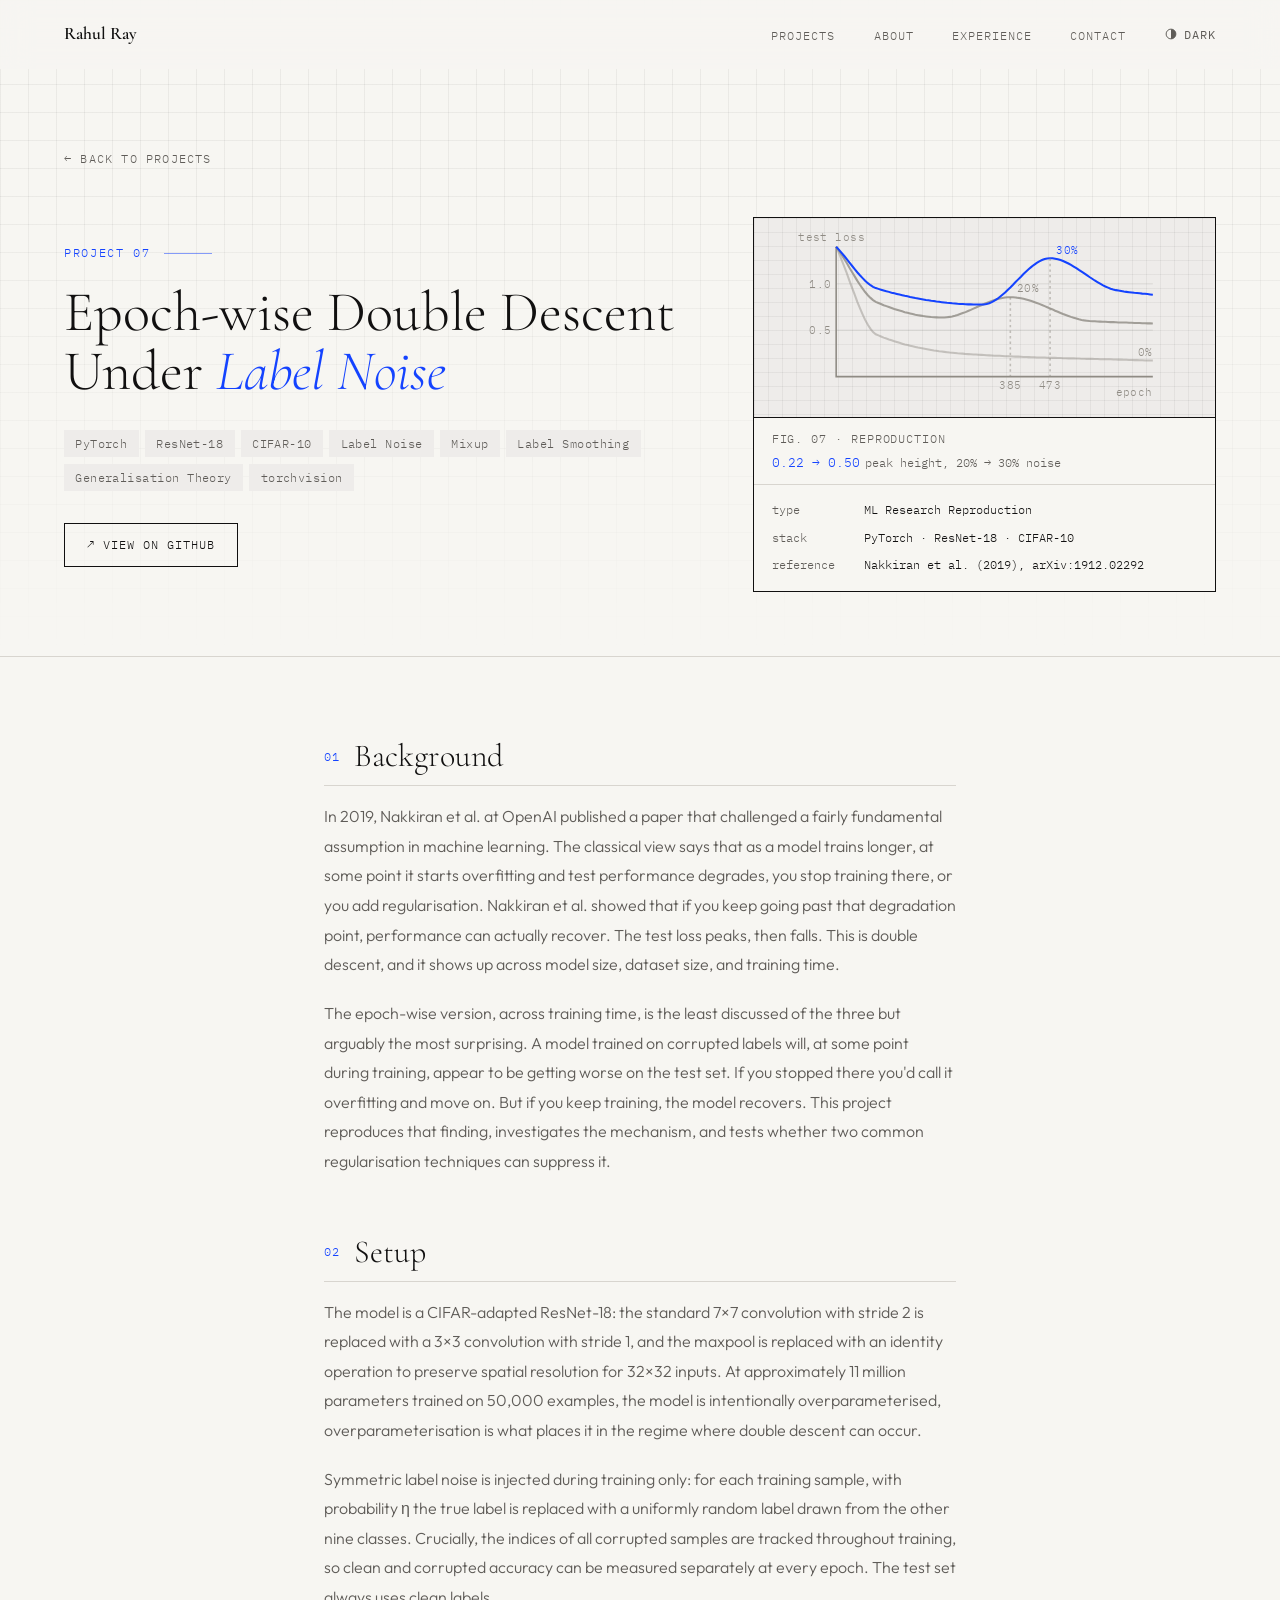
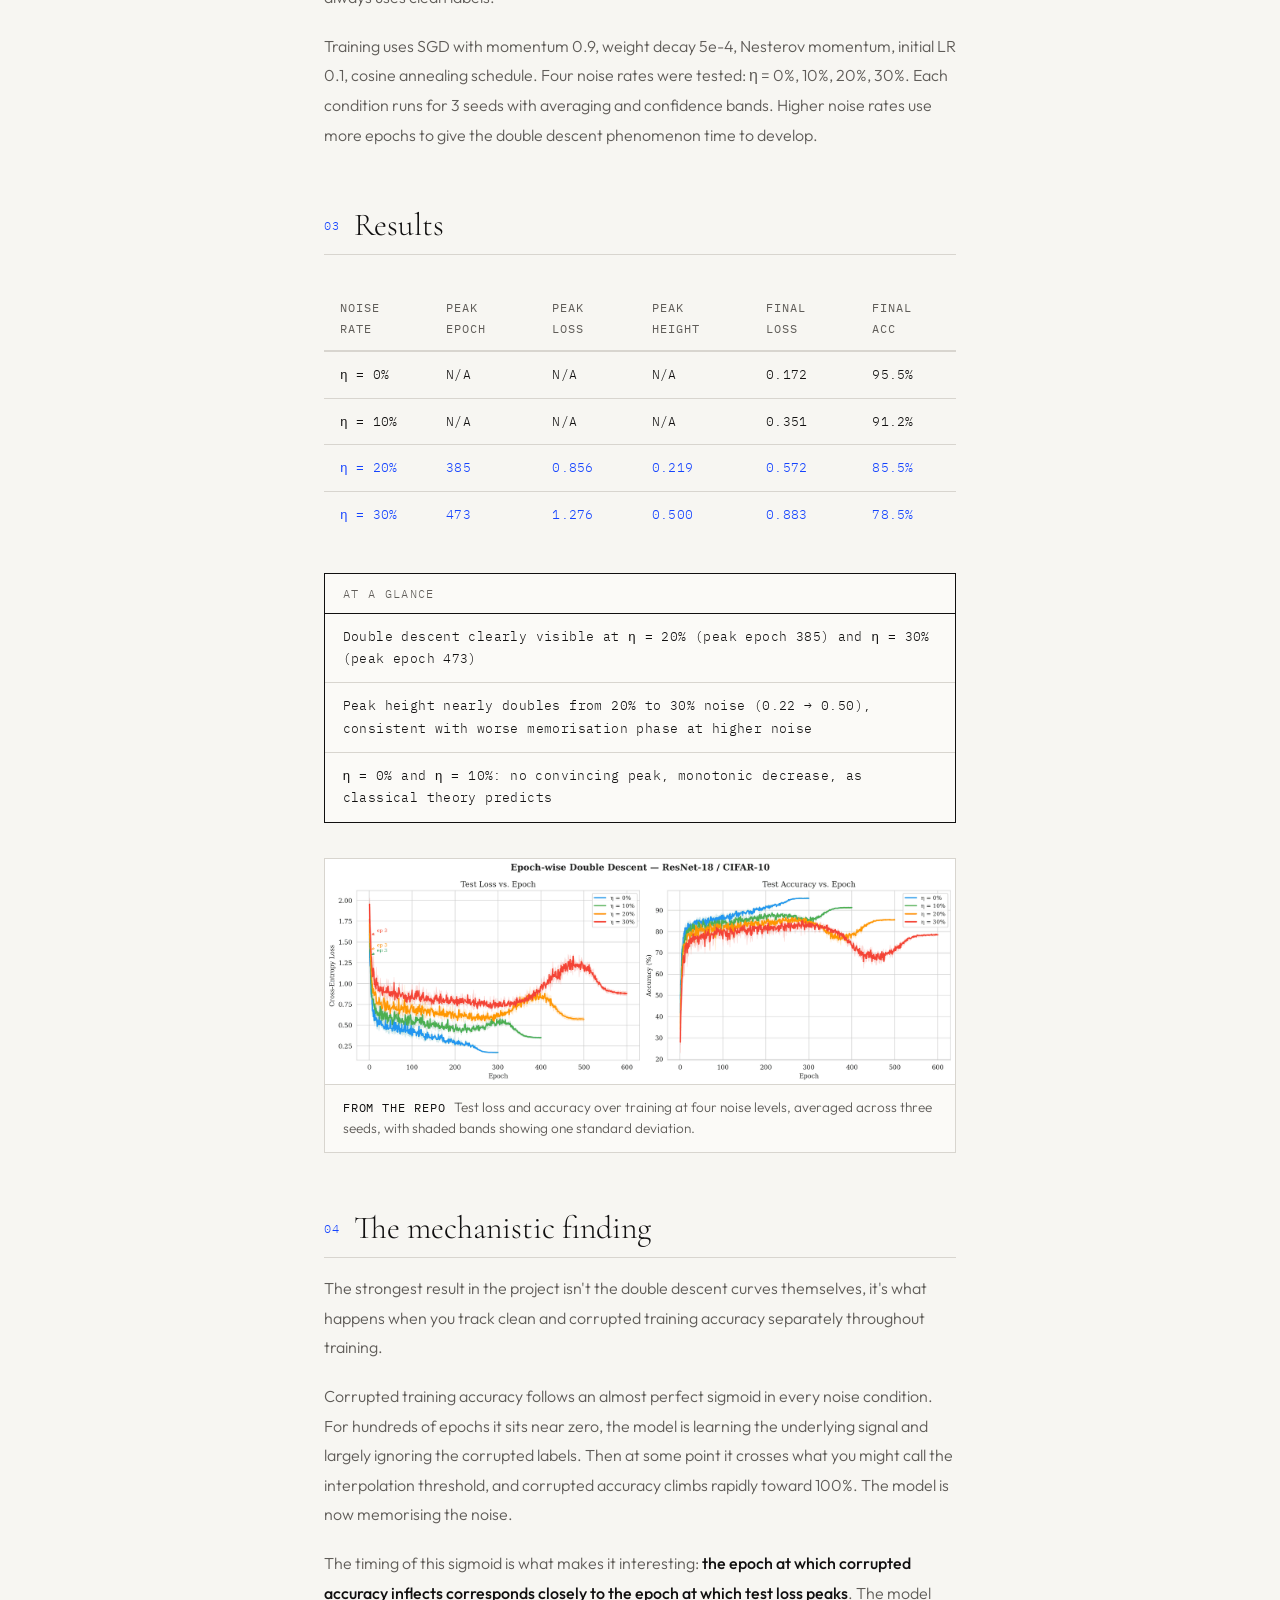
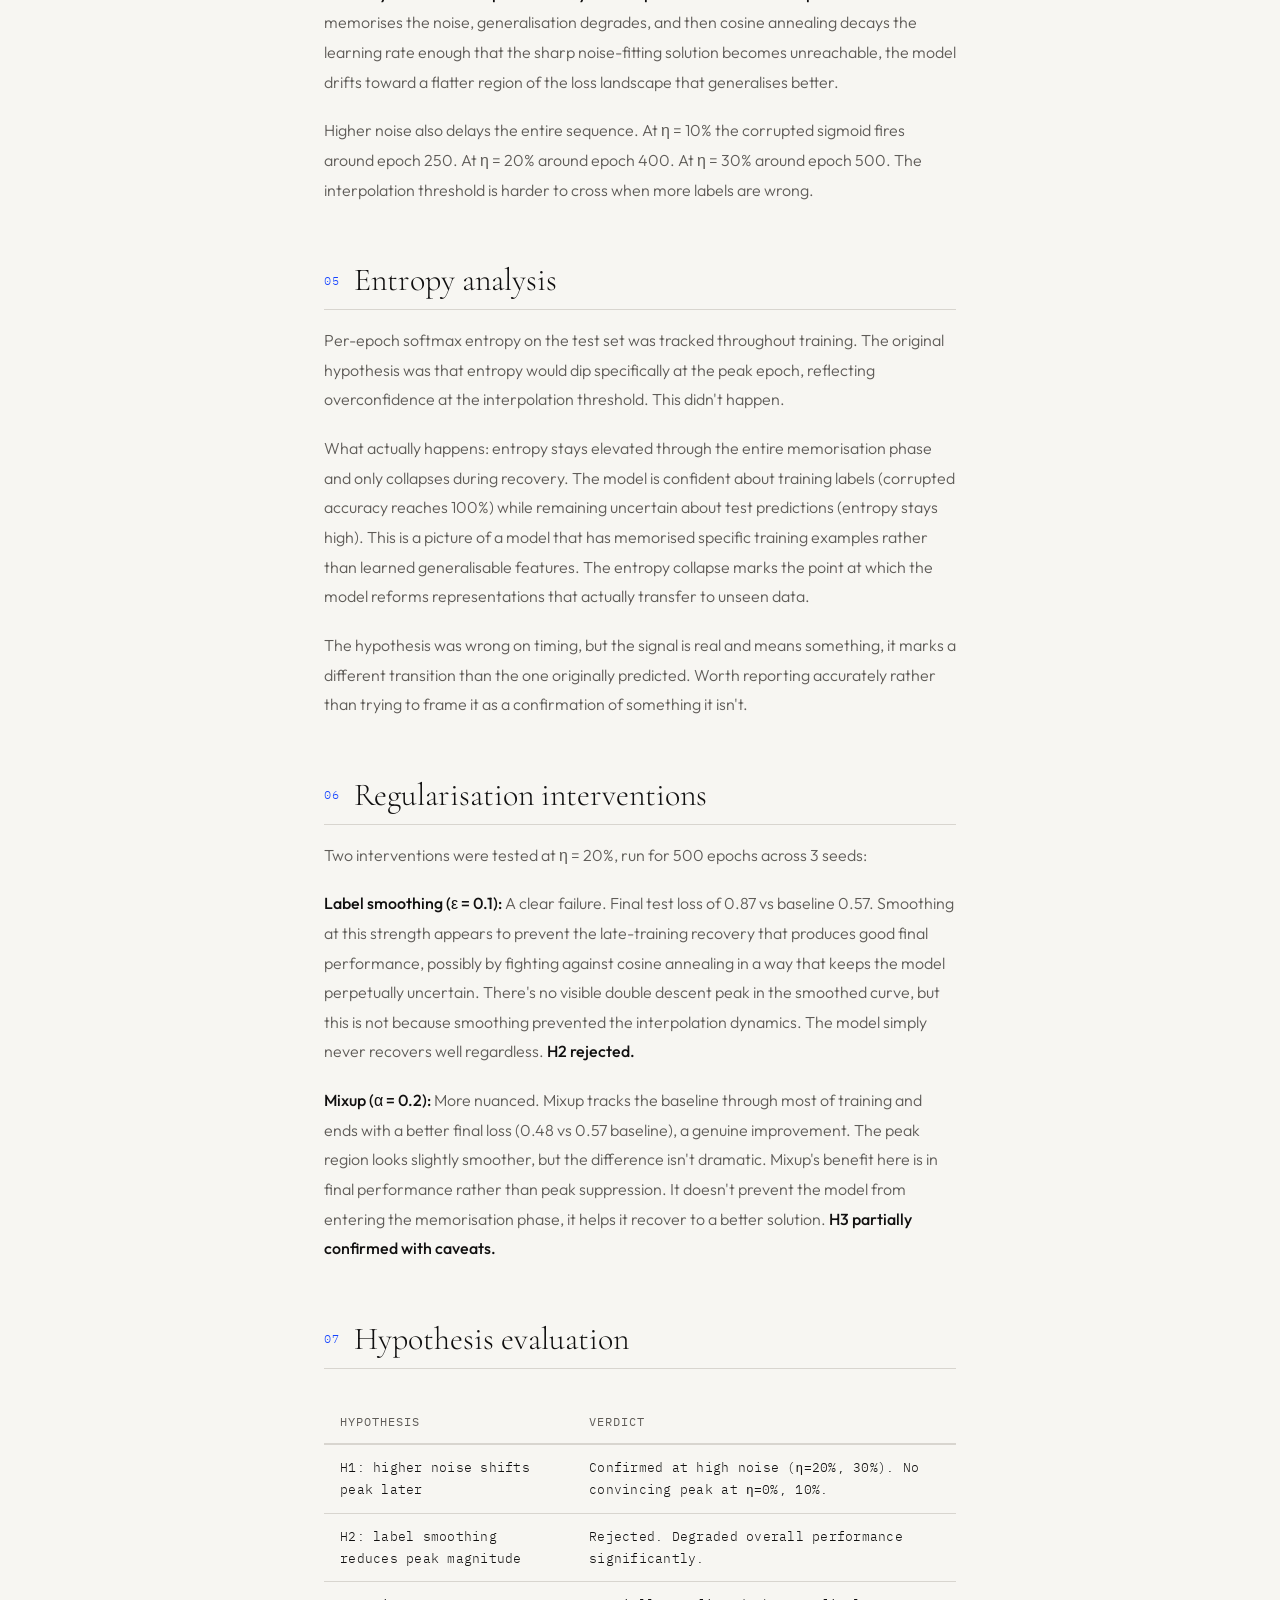
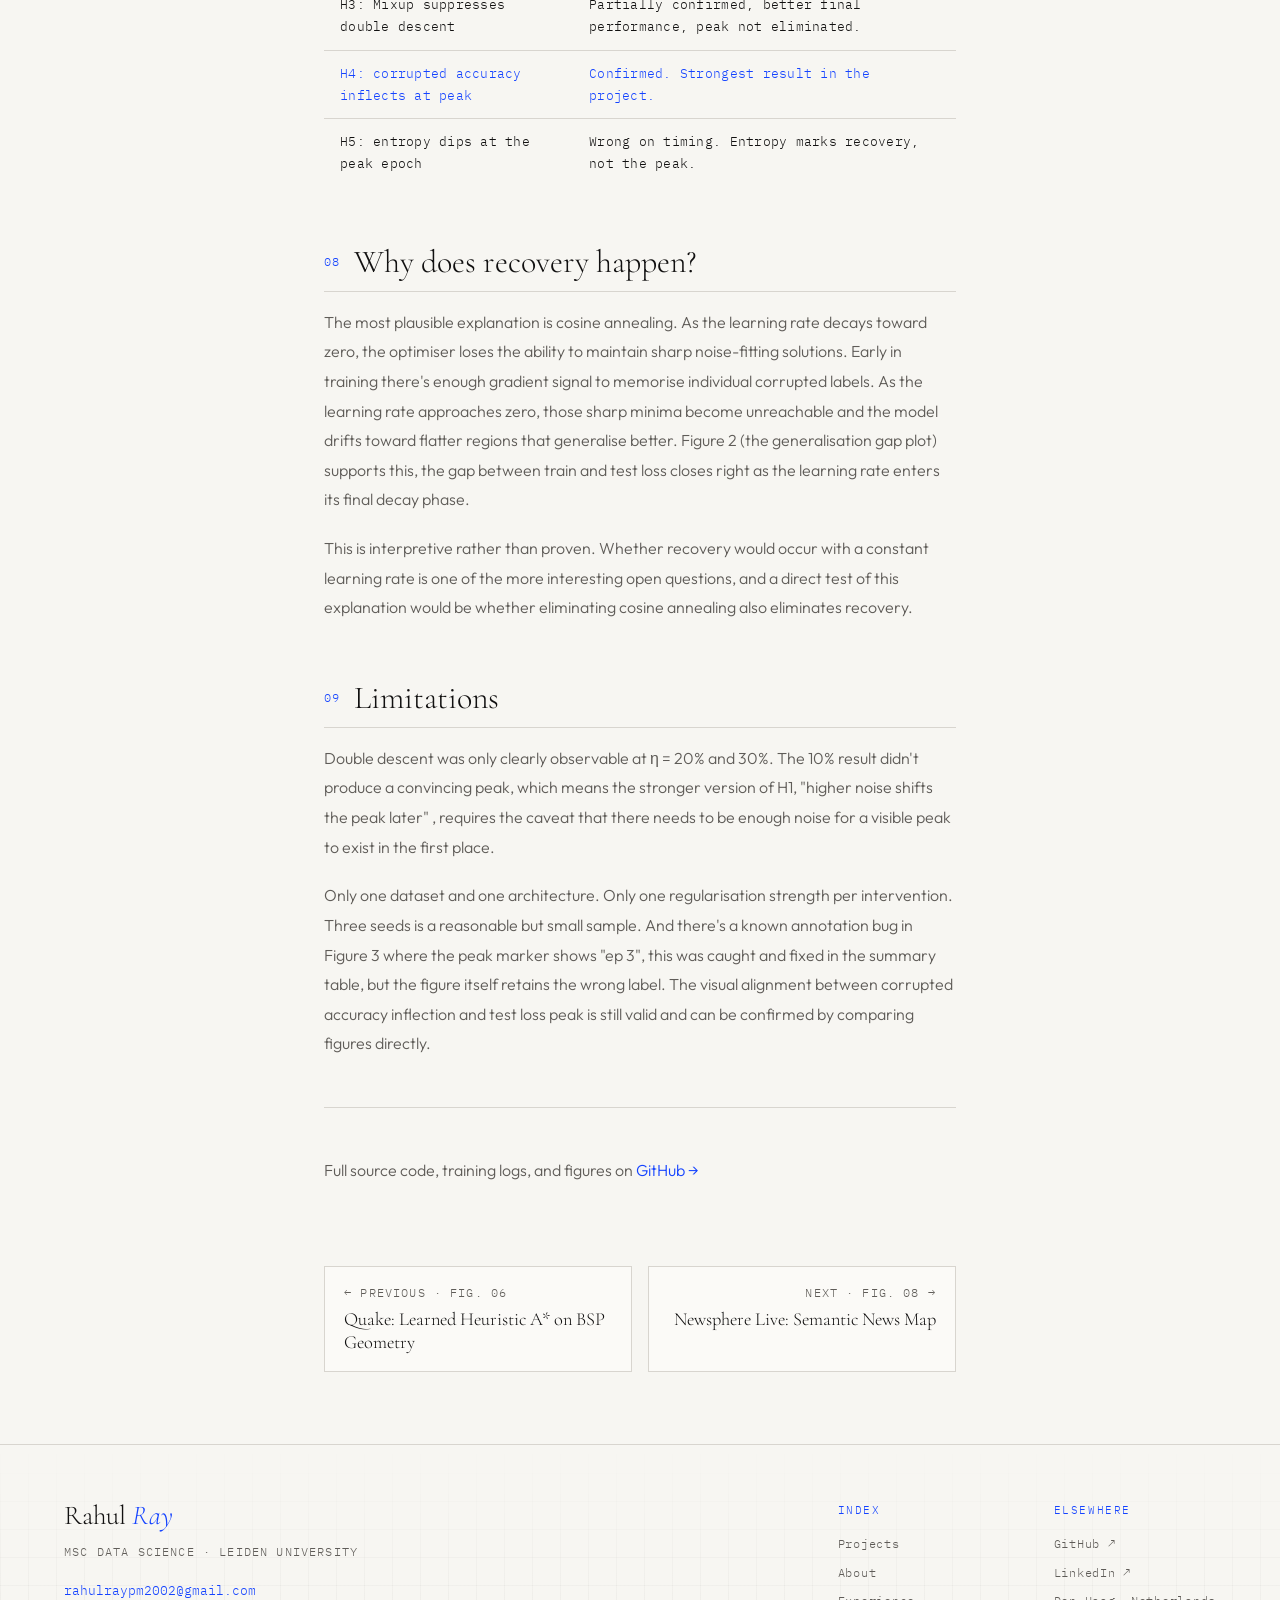
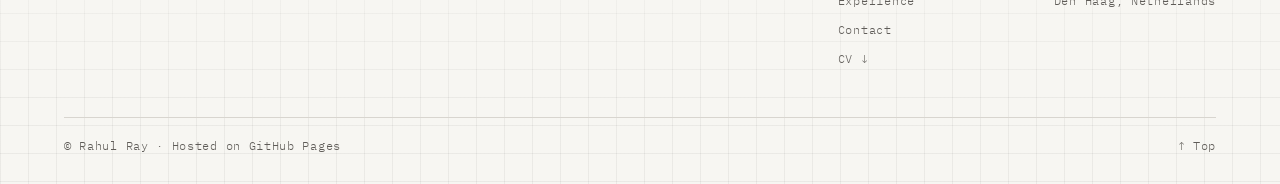
<file: projects/double-descent.html>
﻿<!DOCTYPE html>
<html lang="en">
<head>
  <meta charset="UTF-8" />
  <meta name="viewport" content="width=device-width, initial-scale=1.0" />
  <title>Epoch-wise Double Descent · Rahul Ray</title>
  <meta name="description" content="A reproduction of Nakkiran et al. (2019) epoch-wise double descent on CIFAR-10 with ResNet-18 under varying label noise, with mechanistic investigation into what's happening at the peak.">
  <link rel="canonical" href="https://rahulrayy.github.io/Portfolio/projects/double-descent.html">
  <meta property="og:title" content="Epoch-wise Double Descent Under Label Noise · Rahul Ray">
  <meta property="og:description" content="Reproducing epoch-wise double descent on CIFAR-10 with ResNet-18 under label noise. Investigating what's actually happening at the peak.">
  <meta property="og:type" content="article">
  <meta property="og:url" content="https://rahulrayy.github.io/Portfolio/projects/double-descent.html">
  <meta property="og:site_name" content="Rahul Ray">
  <meta property="og:image" content="https://rahulrayy.github.io/Portfolio/assets/og/double-descent.png">
  <meta property="og:image:width" content="1200">
  <meta property="og:image:height" content="630">
  <meta property="og:image:alt" content="Epoch-wise Double Descent Under Label Noise · Rahul Ray">
  <meta name="twitter:card" content="summary_large_image">
  <meta name="twitter:title" content="Epoch-wise Double Descent Under Label Noise · Rahul Ray">
  <meta name="twitter:description" content="Reproducing epoch-wise double descent on CIFAR-10 with ResNet-18 under label noise. Investigating what's actually happening at the peak.">
  <meta name="twitter:image" content="https://rahulrayy.github.io/Portfolio/assets/og/double-descent.png">
  <link rel="icon" href="data:image/svg+xml,<svg xmlns='http://www.w3.org/2000/svg' viewBox='0 0 100 100'><rect width='100' height='100' rx='8' fill='%231443FF'/><text x='50' y='76' font-size='72' text-anchor='middle' fill='white' font-family='Georgia,serif' font-style='italic'>R</text></svg>">
  <link rel="preconnect" href="https://fonts.googleapis.com" />
  <link rel="preconnect" href="https://fonts.gstatic.com" crossorigin />
  <link rel="stylesheet" href="https://fonts.googleapis.com/css2?family=Cormorant+Garamond:ital,wght@0,300;0,400;0,600;1,300&amp;family=IBM+Plex+Mono:wght@300;400&amp;family=Outfit:wght@300;400;500&amp;display=swap" />
  <link rel="stylesheet" href="../style.css?v=2" />
  <link rel="stylesheet" href="project.css?v=2" />
  <script src="../theme.js"></script>
</head>
<body>
  <a class="skip-link" href="#main">Skip to content</a>

  <nav id="nav">
    <div class="nav-logo"><a href="../index.html">Rahul Ray</a></div>
    <ul class="nav-links">
      <li><a href="../index.html#projects">Projects</a></li>
      <li><a href="../index.html#about">About</a></li>
      <li><a href="../index.html#experience">Experience</a></li>
      <li><a href="../index.html#contact">Contact</a></li>
    </ul>
    <button class="nav-toggle" id="navToggle" aria-label="Open menu">
      <span></span><span></span><span></span>
    </button>
  </nav>
  <div class="nav-overlay" id="navOverlay"></div>

  <div class="project-hero" id="main">
    <a href="../index.html#projects" class="back-link">← Back to projects</a>
    <div class="project-hero-grid">
      <div class="project-hero-main">
        <p class="project-hero-label">Project 07</p>
        <h1 class="project-hero-title">Epoch-wise Double Descent Under <em>Label Noise</em></h1>
        <div class="hero-tags">
          <span class="h-tag">PyTorch</span>
          <span class="h-tag">ResNet-18</span>
          <span class="h-tag">CIFAR-10</span>
          <span class="h-tag">Label Noise</span>
          <span class="h-tag">Mixup</span>
          <span class="h-tag">Label Smoothing</span>
          <span class="h-tag">Generalisation Theory</span>
          <span class="h-tag">torchvision</span>
        </div>
        <div class="hero-btns">
          <a href="https://github.com/Rahulrayy/cifar-Double-Descent" target="_blank" class="github-btn" rel="noopener">↗ View on GitHub</a>
        </div>
      </div>
      <aside class="exhibit" aria-label="Project summary">
        <div class="exhibit-fig"><svg viewBox="0 0 240 110" fill="none" stroke="currentColor" stroke-width="1" aria-hidden="true"><path d="M26 10 V92 H226"/><text x="2.0" y="6.5" stroke="none">test loss</text><text x="226.0" y="104.0" text-anchor="end" stroke="none">epoch</text><path d="M26 62.7 H226" opacity=".15"/><text x="23.0" y="65.1" text-anchor="end" stroke="none">0.5</text><path d="M26 33.4 H226" opacity=".15"/><text x="23.0" y="35.8" text-anchor="end" stroke="none">1.0</text><polyline points="26.0,10.0 27.7,13.8 29.3,17.9 31.0,22.2 32.7,26.7 34.3,31.2 36.0,35.8 37.7,40.3 39.3,44.7 41.0,48.8 42.7,52.7 44.3,56.2 46.0,59.3 47.7,61.9 49.3,63.9 51.0,65.3 52.7,66.0 54.3,66.7 56.0,67.4 57.7,68.0 59.3,68.6 61.0,69.1 62.7,69.7 64.3,70.2 66.0,70.7 67.7,71.2 69.3,71.7 71.0,72.1 72.7,72.5 74.3,72.9 76.0,73.3 77.7,73.7 79.3,74.0 81.0,74.3 82.7,74.6 84.3,74.9 86.0,75.2 87.7,75.5 89.3,75.7 91.0,76.0 92.7,76.2 94.3,76.4 96.0,76.6 97.7,76.8 99.3,76.9 101.0,77.1 102.7,77.3 104.3,77.4 106.0,77.5 107.7,77.7 109.3,77.8 111.0,77.9 112.7,78.0 114.3,78.1 116.0,78.2 117.7,78.3 119.3,78.4 121.0,78.5 122.7,78.6 124.3,78.7 126.0,78.8 127.7,78.8 129.3,78.9 131.0,79.0 132.7,79.1 134.3,79.2 136.0,79.2 137.7,79.3 139.3,79.4 141.0,79.4 142.7,79.5 144.3,79.6 146.0,79.6 147.7,79.7 149.3,79.8 151.0,79.8 152.7,79.9 154.3,79.9 156.0,80.0 157.7,80.0 159.3,80.1 161.0,80.1 162.7,80.2 164.3,80.2 166.0,80.3 167.7,80.3 169.3,80.4 171.0,80.4 172.7,80.5 174.3,80.5 176.0,80.5 177.7,80.6 179.3,80.6 181.0,80.7 182.7,80.7 184.3,80.8 186.0,80.8 187.7,80.8 189.3,80.9 191.0,80.9 192.7,81.0 194.3,81.0 196.0,81.1 197.7,81.1 199.3,81.1 201.0,81.2 202.7,81.2 204.3,81.3 206.0,81.3 207.7,81.4 209.3,81.4 211.0,81.5 212.7,81.5 214.3,81.6 216.0,81.6 217.7,81.7 219.3,81.7 221.0,81.8 222.7,81.8 224.3,81.9 226.0,81.9" opacity=".45" stroke-width="1.3"/><polyline points="26.0,10.0 27.7,12.4 29.3,14.9 31.0,17.6 32.7,20.3 34.3,23.1 36.0,25.9 37.7,28.7 39.3,31.4 41.0,34.0 42.7,36.4 44.3,38.6 46.0,40.6 47.7,42.3 49.3,43.7 51.0,44.8 52.7,45.5 54.3,46.2 56.0,46.9 57.7,47.5 59.3,48.1 61.0,48.7 62.7,49.3 64.3,49.8 66.0,50.3 67.7,50.8 69.3,51.3 71.0,51.7 72.7,52.1 74.3,52.5 76.0,52.9 77.7,53.2 79.3,53.5 81.0,53.8 82.7,54.0 84.3,54.2 86.0,54.4 87.7,54.5 89.3,54.6 91.0,54.7 92.7,54.7 94.3,54.7 96.0,54.5 97.7,54.3 99.3,54.0 101.0,53.6 102.7,53.1 104.3,52.5 106.0,51.9 107.7,51.3 109.3,50.6 111.0,49.9 112.7,49.1 114.3,48.4 116.0,47.6 117.7,46.9 119.3,46.2 121.0,45.5 122.7,44.8 124.3,44.2 126.0,43.6 127.7,43.1 129.3,42.7 131.0,42.3 132.7,42.1 134.3,41.9 136.0,41.9 137.7,41.9 139.3,42.0 141.0,42.3 142.7,42.5 144.3,42.9 146.0,43.3 147.7,43.8 149.3,44.3 151.0,44.9 152.7,45.5 154.3,46.1 156.0,46.8 157.7,47.5 159.3,48.2 161.0,48.9 162.7,49.6 164.3,50.4 166.0,51.1 167.7,51.8 169.3,52.5 171.0,53.1 172.7,53.7 174.3,54.3 176.0,54.8 177.7,55.3 179.3,55.8 181.0,56.2 182.7,56.5 184.3,56.7 186.0,56.9 187.7,57.0 189.3,57.1 191.0,57.2 192.7,57.3 194.3,57.4 196.0,57.4 197.7,57.5 199.3,57.6 201.0,57.6 202.7,57.7 204.3,57.8 206.0,57.8 207.7,57.9 209.3,57.9 211.0,58.0 212.7,58.0 214.3,58.1 216.0,58.1 217.7,58.2 219.3,58.3 221.0,58.3 222.7,58.4 224.3,58.4 226.0,58.5" opacity=".8" stroke-width="1.3"/><polyline points="26.0,10.0 27.7,11.8 29.3,13.7 31.0,15.7 32.7,17.8 34.3,19.9 36.0,22.0 37.7,24.1 39.3,26.1 41.0,28.0 42.7,29.8 44.3,31.5 46.0,33.0 47.7,34.3 49.3,35.3 51.0,36.1 52.7,36.6 54.3,37.1 56.0,37.6 57.7,38.1 59.3,38.5 61.0,39.0 62.7,39.4 64.3,39.8 66.0,40.2 67.7,40.6 69.3,41.0 71.0,41.3 72.7,41.7 74.3,42.0 76.0,42.4 77.7,42.7 79.3,43.0 81.0,43.3 82.7,43.6 84.3,43.8 86.0,44.1 87.7,44.3 89.3,44.6 91.0,44.8 92.7,45.0 94.3,45.2 96.0,45.4 97.7,45.5 99.3,45.7 101.0,45.8 102.7,46.0 104.3,46.1 106.0,46.2 107.7,46.3 109.3,46.4 111.0,46.4 112.7,46.5 114.3,46.5 116.0,46.5 117.7,46.5 119.3,46.5 121.0,46.2 122.7,45.7 124.3,45.0 126.0,44.0 127.7,43.0 129.3,41.7 131.0,40.3 132.7,38.9 134.3,37.3 136.0,35.7 137.7,34.0 139.3,32.3 141.0,30.6 142.7,28.9 144.3,27.2 146.0,25.6 147.7,24.1 149.3,22.7 151.0,21.4 152.7,20.2 154.3,19.2 156.0,18.4 157.7,17.8 159.3,17.4 161.0,17.3 162.7,17.3 164.3,17.6 166.0,17.9 167.7,18.4 169.3,19.0 171.0,19.8 172.7,20.6 174.3,21.5 176.0,22.5 177.7,23.5 179.3,24.6 181.0,25.7 182.7,26.8 184.3,27.9 186.0,29.1 187.7,30.2 189.3,31.3 191.0,32.3 192.7,33.3 194.3,34.2 196.0,35.1 197.7,35.8 199.3,36.5 201.0,37.0 202.7,37.4 204.3,37.7 206.0,38.0 207.7,38.3 209.3,38.5 211.0,38.7 212.7,38.9 214.3,39.1 216.0,39.2 217.7,39.4 219.3,39.6 221.0,39.7 222.7,39.9 224.3,40.1 226.0,40.3" class="a" stroke-width="1.3"/><path d="M136.0 41.9 V92" stroke-dasharray="1.5 2" opacity=".5"/><text x="136.0" y="100.0" text-anchor="middle" stroke="none">385</text><text x="140.0" y="38.9" stroke="none">20%</text><path d="M161.1 17.3 V92" stroke-dasharray="1.5 2" opacity=".5"/><text x="161.1" y="100.0" text-anchor="middle" stroke="none">473</text><text x="165.1" y="14.3" stroke="none" class="af">30%</text><text x="226.0" y="78.9" text-anchor="end" stroke="none">0%</text></svg></div>
        <div class="exhibit-cap"><span>Fig. 07 · Reproduction</span><span class="exhibit-metric">0.22 → 0.50<small>peak height, 20% → 30% noise</small></span></div>
        <dl class="exhibit-spec">
          <dt>type</dt><dd>ML Research Reproduction</dd>
          <dt>stack</dt><dd>PyTorch · ResNet-18 · CIFAR-10</dd>
          <dt>reference</dt><dd>Nakkiran et al. (2019), arXiv:1912.02292</dd>
        </dl>
      </aside>
    </div>
  </div>

  <div class="project-body">

    <h2>Background</h2>
    <p>
      In 2019, Nakkiran et al. at OpenAI published a paper that challenged a fairly fundamental assumption 
      in machine learning. The classical view says that as a model trains longer, at some point it starts 
      overfitting and test performance degrades, you stop training there, or you add regularisation. 
      Nakkiran et al. showed that if you keep going past that degradation point, performance can actually 
      recover. The test loss peaks, then falls. This is double descent, and it shows up across model size, 
      dataset size, and training time.
    </p>
    <p>
      The epoch-wise version, across training time, is the least discussed of the three but arguably 
      the most surprising. A model trained on corrupted labels will, at some point during training, 
      appear to be getting worse on the test set. If you stopped there you'd call it overfitting and 
      move on. But if you keep training, the model recovers. This project reproduces that finding, 
      investigates the mechanism, and tests whether two common regularisation techniques can suppress it.
    </p>

    <h2>Setup</h2>
    <p>
      The model is a CIFAR-adapted ResNet-18: the standard 7×7 convolution with stride 2 is replaced 
      with a 3×3 convolution with stride 1, and the maxpool is replaced with an identity operation to 
      preserve spatial resolution for 32×32 inputs. At approximately 11 million parameters trained on 
      50,000 examples, the model is intentionally overparameterised, overparameterisation is what 
      places it in the regime where double descent can occur.
    </p>
    <p>
      Symmetric label noise is injected during training only: for each training sample, with probability 
      η the true label is replaced with a uniformly random label drawn from the other nine classes. 
      Crucially, the indices of all corrupted samples are tracked throughout training, so clean and 
      corrupted accuracy can be measured separately at every epoch. The test set always uses clean labels.
    </p>
    <p>
      Training uses SGD with momentum 0.9, weight decay 5e-4, Nesterov momentum, initial LR 0.1, 
      cosine annealing schedule. Four noise rates were tested: η = 0%, 10%, 20%, 30%. Each condition 
      runs for 3 seeds with averaging and confidence bands. Higher noise rates use more epochs to 
      give the double descent phenomenon time to develop.
    </p>

    <h2>Results</h2>

    <table class="data-table">
      <thead>
        <tr><th>Noise Rate</th><th>Peak Epoch</th><th>Peak Loss</th><th>Peak Height</th><th>Final Loss</th><th>Final Acc</th></tr>
      </thead>
      <tbody>
        <tr><td>η = 0%</td><td>N/A</td><td>N/A</td><td>N/A</td><td>0.172</td><td>95.5%</td></tr>
        <tr><td>η = 10%</td><td>N/A</td><td>N/A</td><td>N/A</td><td>0.351</td><td>91.2%</td></tr>
        <tr class="highlight"><td>η = 20%</td><td>385</td><td>0.856</td><td>0.219</td><td>0.572</td><td>85.5%</td></tr>
        <tr class="highlight"><td>η = 30%</td><td>473</td><td>1.276</td><td>0.500</td><td>0.883</td><td>78.5%</td></tr>
      </tbody>
    </table>

    <div class="result-block">
      <p>Double descent clearly visible at η = 20% (peak epoch 385) and η = 30% (peak epoch 473)</p>
      <p>Peak height nearly doubles from 20% to 30% noise (0.22 → 0.50), consistent with worse memorisation phase at higher noise</p>
      <p>η = 0% and η = 10%: no convincing peak, monotonic decrease, as classical theory predicts</p>
    </div>

    <figure class="result-fig">
      <img src="../assets/fig/double-descent.png" width="1600" height="571" alt="Test loss and test accuracy against epoch for label noise of 0, 10, 20 and 30 percent" loading="lazy">
      <figcaption><b>From the repo</b>Test loss and accuracy over training at four noise levels, averaged across three seeds, with shaded bands showing one standard deviation.</figcaption>
    </figure>

    <h2>The mechanistic finding</h2>
    <p>
      The strongest result in the project isn't the double descent curves themselves, it's what 
      happens when you track clean and corrupted training accuracy separately throughout training.
    </p>
    <p>
      Corrupted training accuracy follows an almost perfect sigmoid in every noise condition. For hundreds 
      of epochs it sits near zero, the model is learning the underlying signal and largely ignoring the 
      corrupted labels. Then at some point it crosses what you might call the interpolation threshold, 
      and corrupted accuracy climbs rapidly toward 100%. The model is now memorising the noise.
    </p>
    <p>
      The timing of this sigmoid is what makes it interesting: <strong>the epoch at which corrupted 
      accuracy inflects corresponds closely to the epoch at which test loss peaks</strong>. The model 
      memorises the noise, generalisation degrades, and then cosine annealing decays the learning rate 
      enough that the sharp noise-fitting solution becomes unreachable, the model drifts toward a 
      flatter region of the loss landscape that generalises better.
    </p>
    <p>
      Higher noise also delays the entire sequence. At η = 10% the corrupted sigmoid fires around 
      epoch 250. At η = 20% around epoch 400. At η = 30% around epoch 500. The interpolation 
      threshold is harder to cross when more labels are wrong.
    </p>

    <h2>Entropy analysis</h2>
    <p>
      Per-epoch softmax entropy on the test set was tracked throughout training. The original hypothesis 
      was that entropy would dip specifically at the peak epoch, reflecting overconfidence at the 
      interpolation threshold. This didn't happen.
    </p>
    <p>
      What actually happens: entropy stays elevated through the entire memorisation phase and only 
      collapses during recovery. The model is confident about training labels (corrupted accuracy 
      reaches 100%) while remaining uncertain about test predictions (entropy stays high). This is 
      a picture of a model that has memorised specific training examples rather than learned 
      generalisable features. The entropy collapse marks the point at which the model reforms 
      representations that actually transfer to unseen data.
    </p>
    <p>
      The hypothesis was wrong on timing, but the signal is real and means something, it marks a 
      different transition than the one originally predicted. Worth reporting accurately rather than 
      trying to frame it as a confirmation of something it isn't.
    </p>

    <h2>Regularisation interventions</h2>
    <p>
      Two interventions were tested at η = 20%, run for 500 epochs across 3 seeds:
    </p>
    <p>
      <strong>Label smoothing (ε = 0.1):</strong> A clear failure. Final test loss of 0.87 vs 
      baseline 0.57. Smoothing at this strength appears to prevent the late-training recovery that 
      produces good final performance, possibly by fighting against cosine annealing in a way that 
      keeps the model perpetually uncertain. There's no visible double descent peak in the smoothed 
      curve, but this is not because smoothing prevented the interpolation dynamics. The model simply 
      never recovers well regardless. <strong>H2 rejected.</strong>
    </p>
    <p>
      <strong>Mixup (α = 0.2):</strong> More nuanced. Mixup tracks the baseline through most of 
      training and ends with a better final loss (0.48 vs 0.57 baseline), a genuine improvement. 
      The peak region looks slightly smoother, but the difference isn't dramatic. Mixup's benefit 
      here is in final performance rather than peak suppression. It doesn't prevent the model from 
      entering the memorisation phase, it helps it recover to a better solution. 
      <strong>H3 partially confirmed with caveats.</strong>
    </p>

    <h2>Hypothesis evaluation</h2>
    <table class="data-table">
      <thead>
        <tr><th>Hypothesis</th><th>Verdict</th></tr>
      </thead>
      <tbody>
        <tr><td>H1: higher noise shifts peak later</td><td>Confirmed at high noise (η=20%, 30%). No convincing peak at η=0%, 10%.</td></tr>
        <tr><td>H2: label smoothing reduces peak magnitude</td><td>Rejected. Degraded overall performance significantly.</td></tr>
        <tr><td>H3: Mixup suppresses double descent</td><td>Partially confirmed, better final performance, peak not eliminated.</td></tr>
        <tr class="highlight"><td>H4: corrupted accuracy inflects at peak</td><td>Confirmed. Strongest result in the project.</td></tr>
        <tr><td>H5: entropy dips at the peak epoch</td><td>Wrong on timing. Entropy marks recovery, not the peak.</td></tr>
      </tbody>
    </table>

    <h2>Why does recovery happen?</h2>
    <p>
      The most plausible explanation is cosine annealing. As the learning rate decays toward zero, 
      the optimiser loses the ability to maintain sharp noise-fitting solutions. Early in training 
      there's enough gradient signal to memorise individual corrupted labels. As the learning rate 
      approaches zero, those sharp minima become unreachable and the model drifts toward flatter 
      regions that generalise better. Figure 2 (the generalisation gap plot) supports this, the 
      gap between train and test loss closes right as the learning rate enters its final decay phase.
    </p>
    <p>
      This is interpretive rather than proven. Whether recovery would occur with a constant learning 
      rate is one of the more interesting open questions, and a direct test of this explanation would 
      be whether eliminating cosine annealing also eliminates recovery.
    </p>

    <h2>Limitations</h2>
    <p>
      Double descent was only clearly observable at η = 20% and 30%. The 10% result didn't produce 
      a convincing peak, which means the stronger version of H1, "higher noise shifts the peak later" 
     , requires the caveat that there needs to be enough noise for a visible peak to exist in the 
      first place.
    </p>
    <p>
      Only one dataset and one architecture. Only one regularisation strength per intervention. Three
      seeds is a reasonable but small sample. And there's a known annotation bug in Figure 3 where
      the peak marker shows "ep 3", this was caught and fixed in the summary table, but the figure
      itself retains the wrong label. The visual alignment between corrupted accuracy inflection and
      test loss peak is still valid and can be confirmed by comparing figures directly.
    </p>

    <div class="divider"></div>
    <p>Full source code, training logs, and figures on <a href="https://github.com/Rahulrayy/cifar-Double-Descent" target="_blank" rel="noopener">GitHub →</a></p>

  </div>

  <div class="more-work" role="navigation" aria-label="More projects">
    <a class="mw" href="quake.html"><span class="mw-cap">← Previous · Fig. 06</span><span class="mw-title">Quake: Learned Heuristic A* on BSP Geometry</span></a>
    <a class="mw mw-next" href="newsphere.html"><span class="mw-cap">Next · Fig. 08 →</span><span class="mw-title">Newsphere Live: Semantic News Map</span></a>
  </div>

  <footer class="site-footer">
    <div class="ft-grid">
      <div class="ft-id">
        <a class="ft-name" href="../index.html">Rahul <em>Ray</em></a>
        <p class="ft-sub">MSc Data Science · Leiden University</p>
        <a class="ft-mail" href="mailto:rahulraypm2002@gmail.com">rahulraypm2002@gmail.com</a>
      </div>
      <div class="ft-col" role="navigation" aria-label="Site">
        <p class="ft-label">Index</p>
        <a href="../index.html#projects">Projects</a>
        <a href="../index.html#about">About</a>
        <a href="../index.html#experience">Experience</a>
        <a href="../index.html#contact">Contact</a>
        <a href="../CV.pdf" download>CV ↓</a>
      </div>
      <div class="ft-col">
        <p class="ft-label">Elsewhere</p>
        <a href="https://github.com/Rahulrayy" target="_blank" rel="noopener">GitHub ↗</a>
        <a href="https://linkedin.com/in/rahul-ray-b67741222" target="_blank" rel="noopener">LinkedIn ↗</a>
        <span>Den Haag, Netherlands</span>
      </div>
    </div>
    <div class="ft-base">
      <span>© Rahul Ray&nbsp;· Hosted on GitHub Pages</span>
      <a href="#" class="ft-top">↑ Top</a>
    </div>
  </footer>

  <script>
    const nav = document.getElementById('nav')
    window.addEventListener('scroll', () => nav.classList.toggle('scrolled', window.scrollY > 30))
    const navToggle = document.getElementById('navToggle')
    const navOverlay = document.getElementById('navOverlay')
    if (navToggle) {
      navToggle.addEventListener('click', () => { nav.classList.toggle('nav-open'); navOverlay.classList.toggle('visible') })
      navOverlay.addEventListener('click', () => { nav.classList.remove('nav-open'); navOverlay.classList.remove('visible') })
      document.querySelectorAll('.nav-links a').forEach(a => a.addEventListener('click', () => { nav.classList.remove('nav-open'); navOverlay.classList.remove('visible') }))
    }
  </script>
  <script data-goatcounter="https://rahulray.goatcounter.com/count" async src="https://gc.zgo.at/count.js"></script>
</body>
</html>
</file>
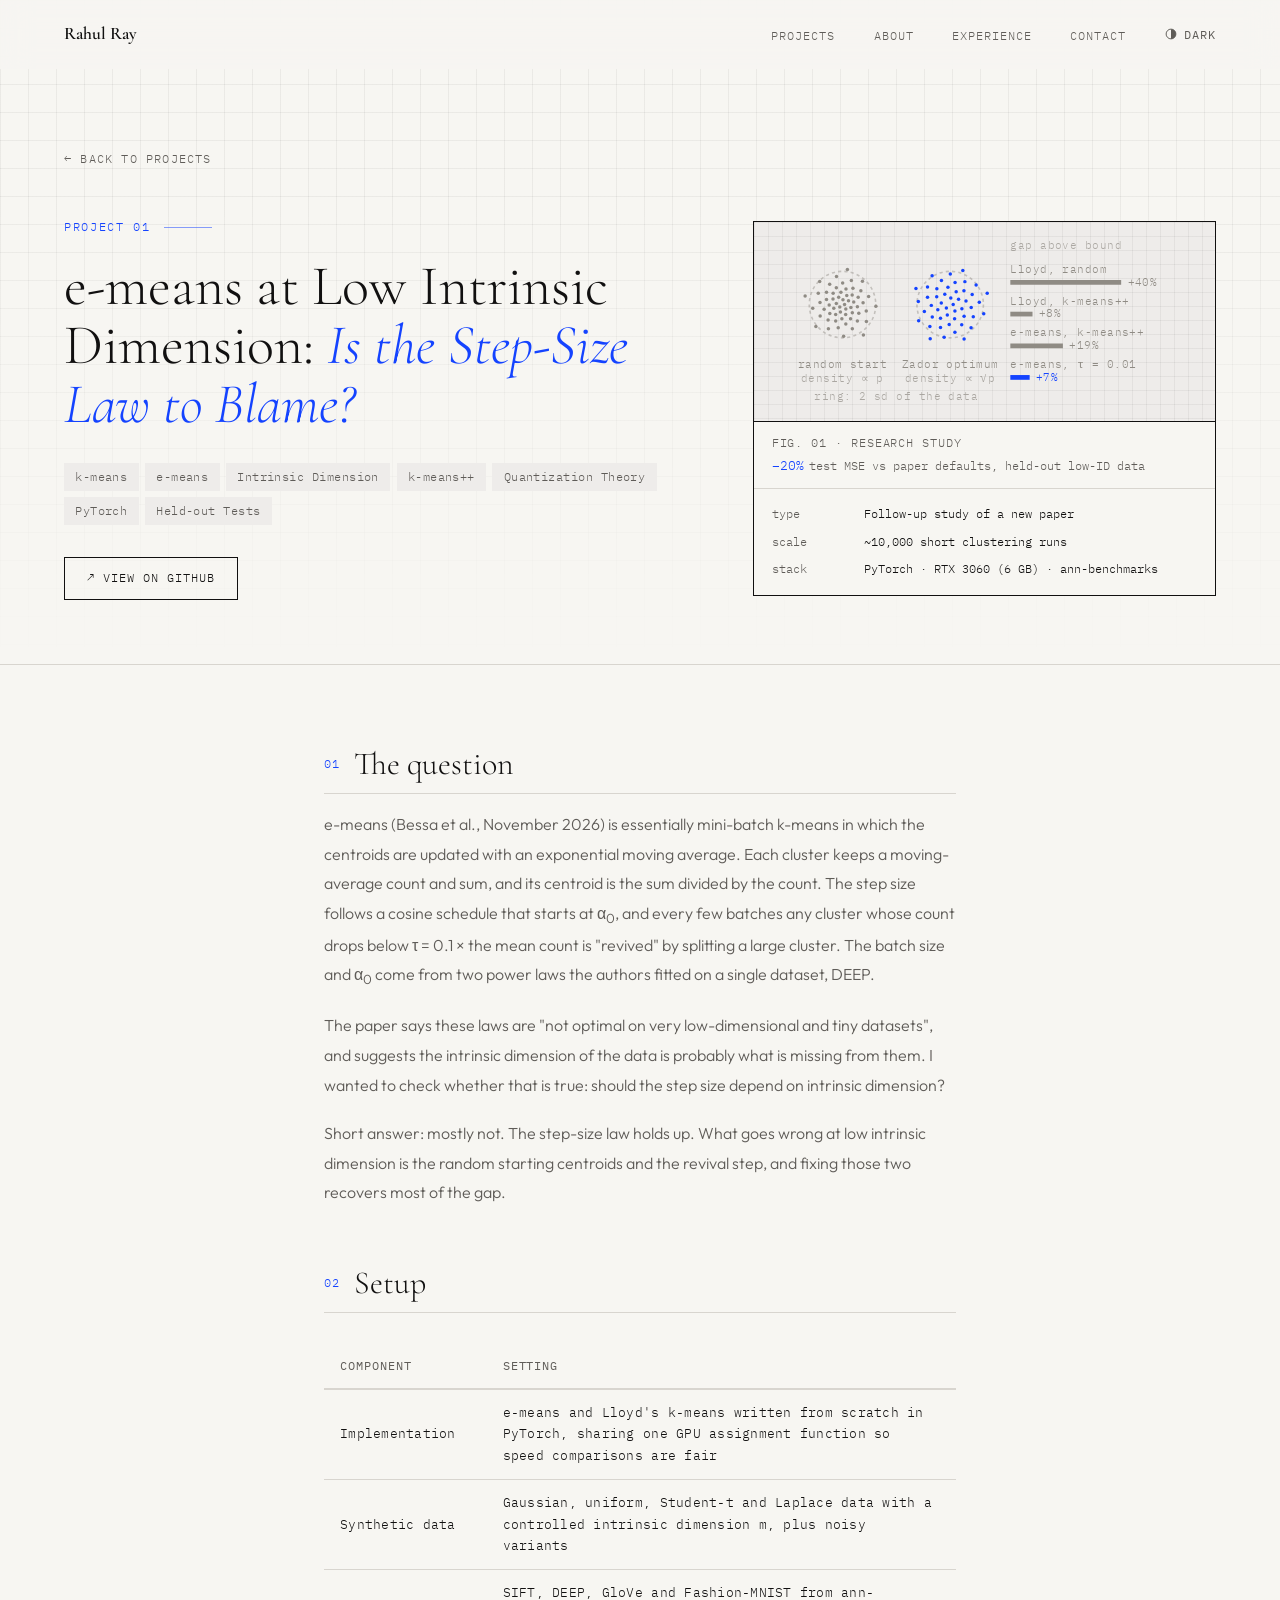
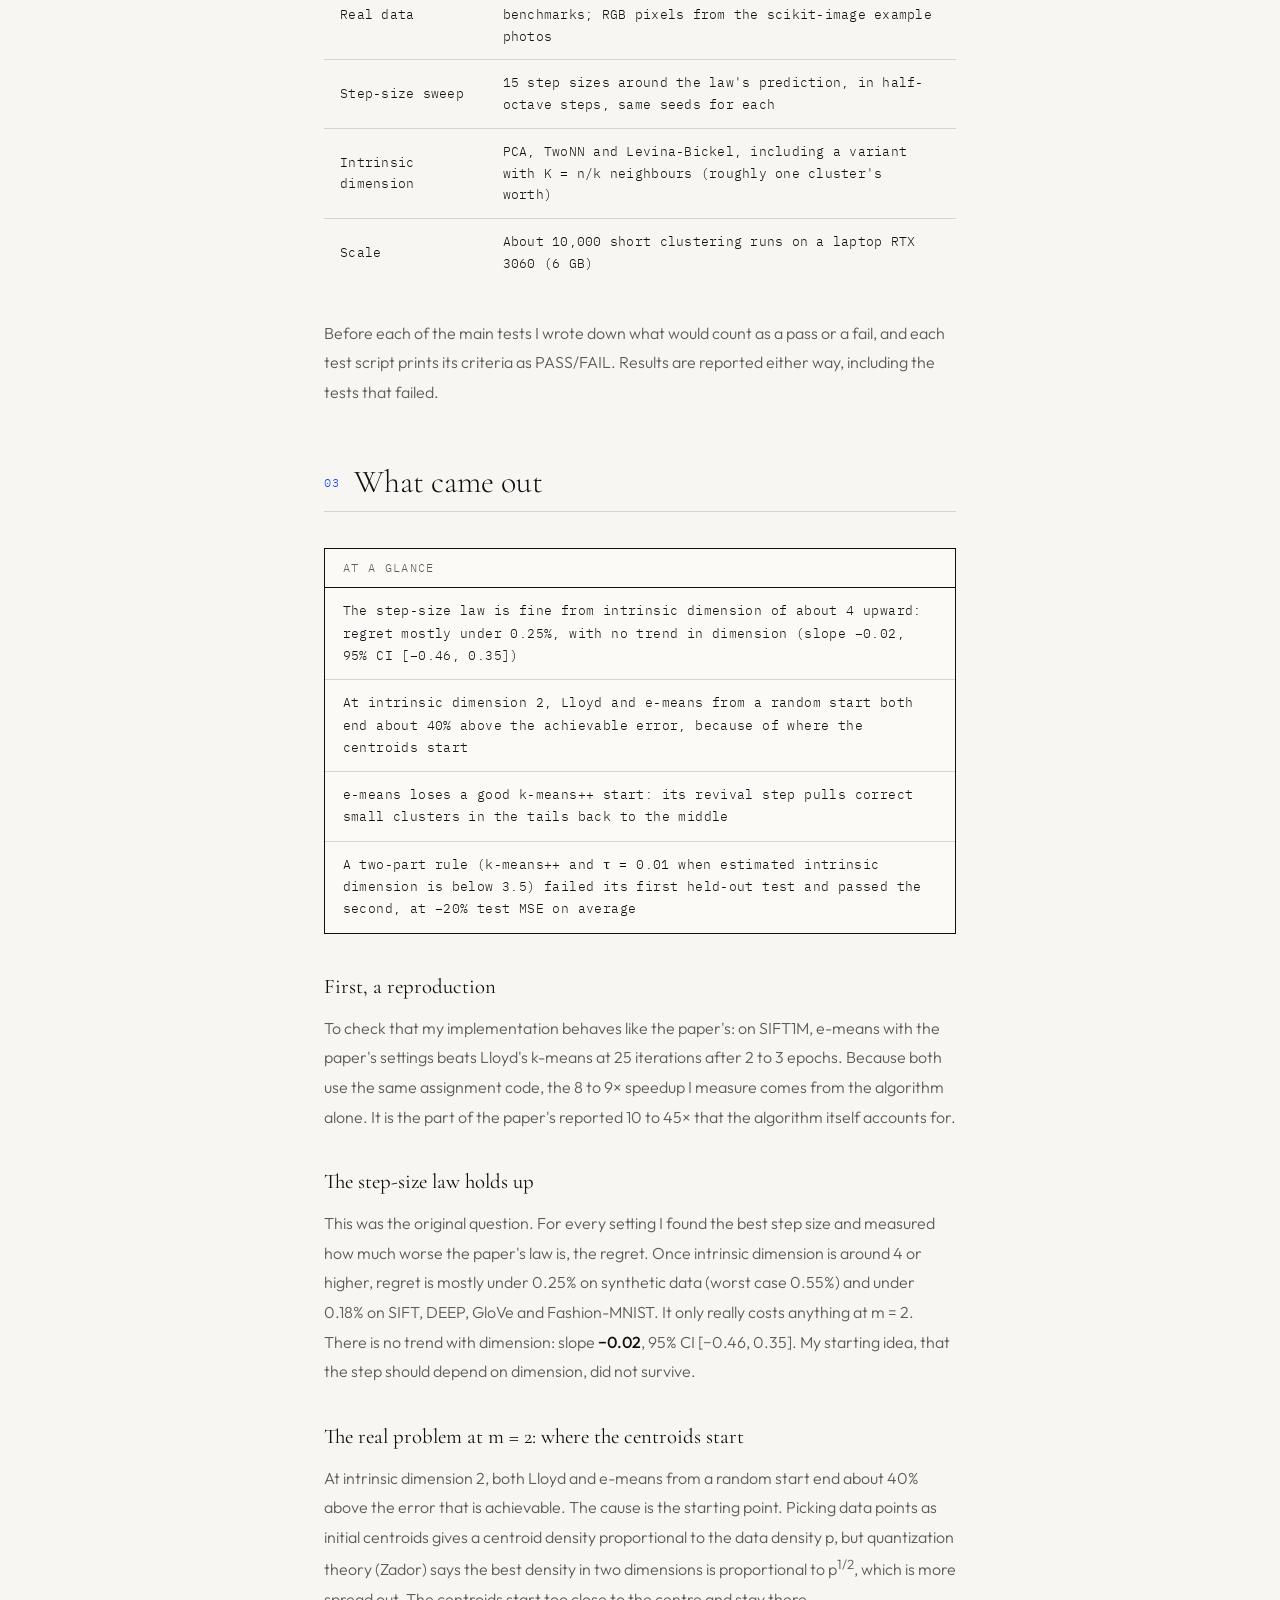
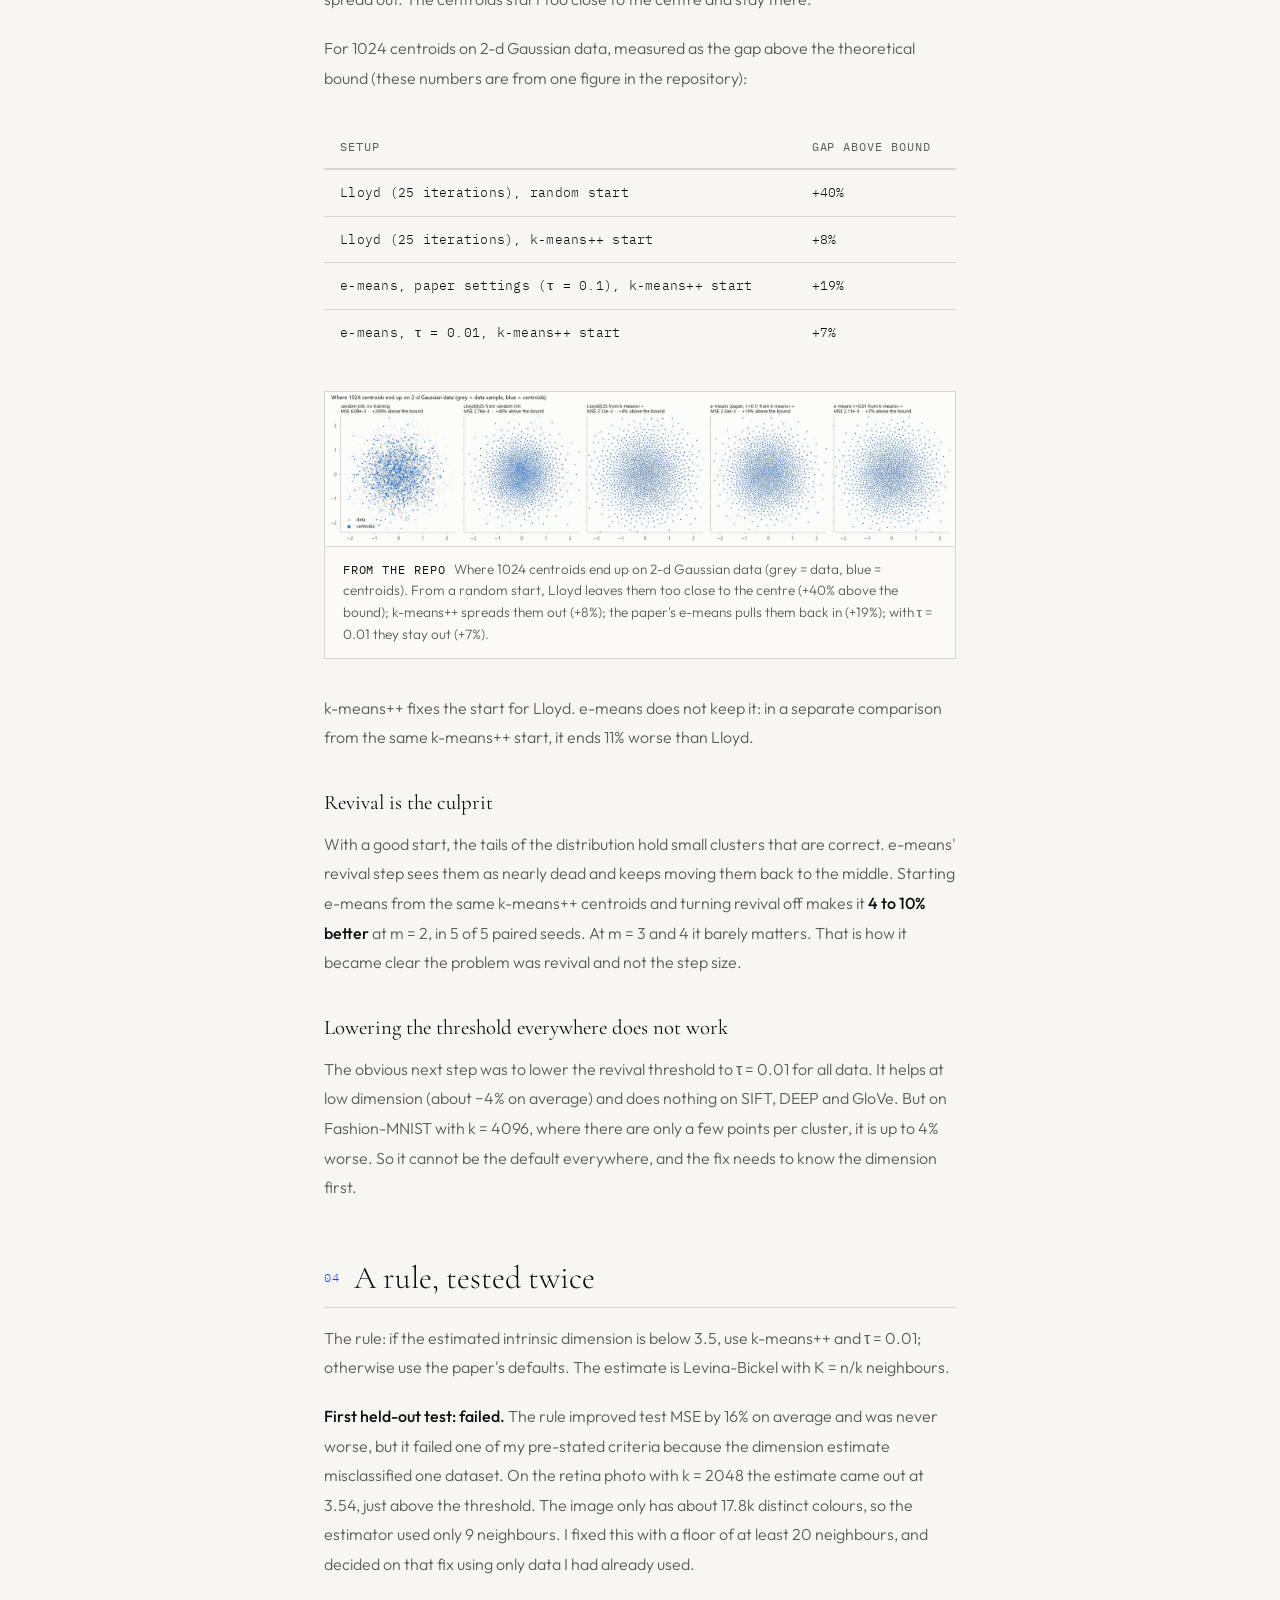
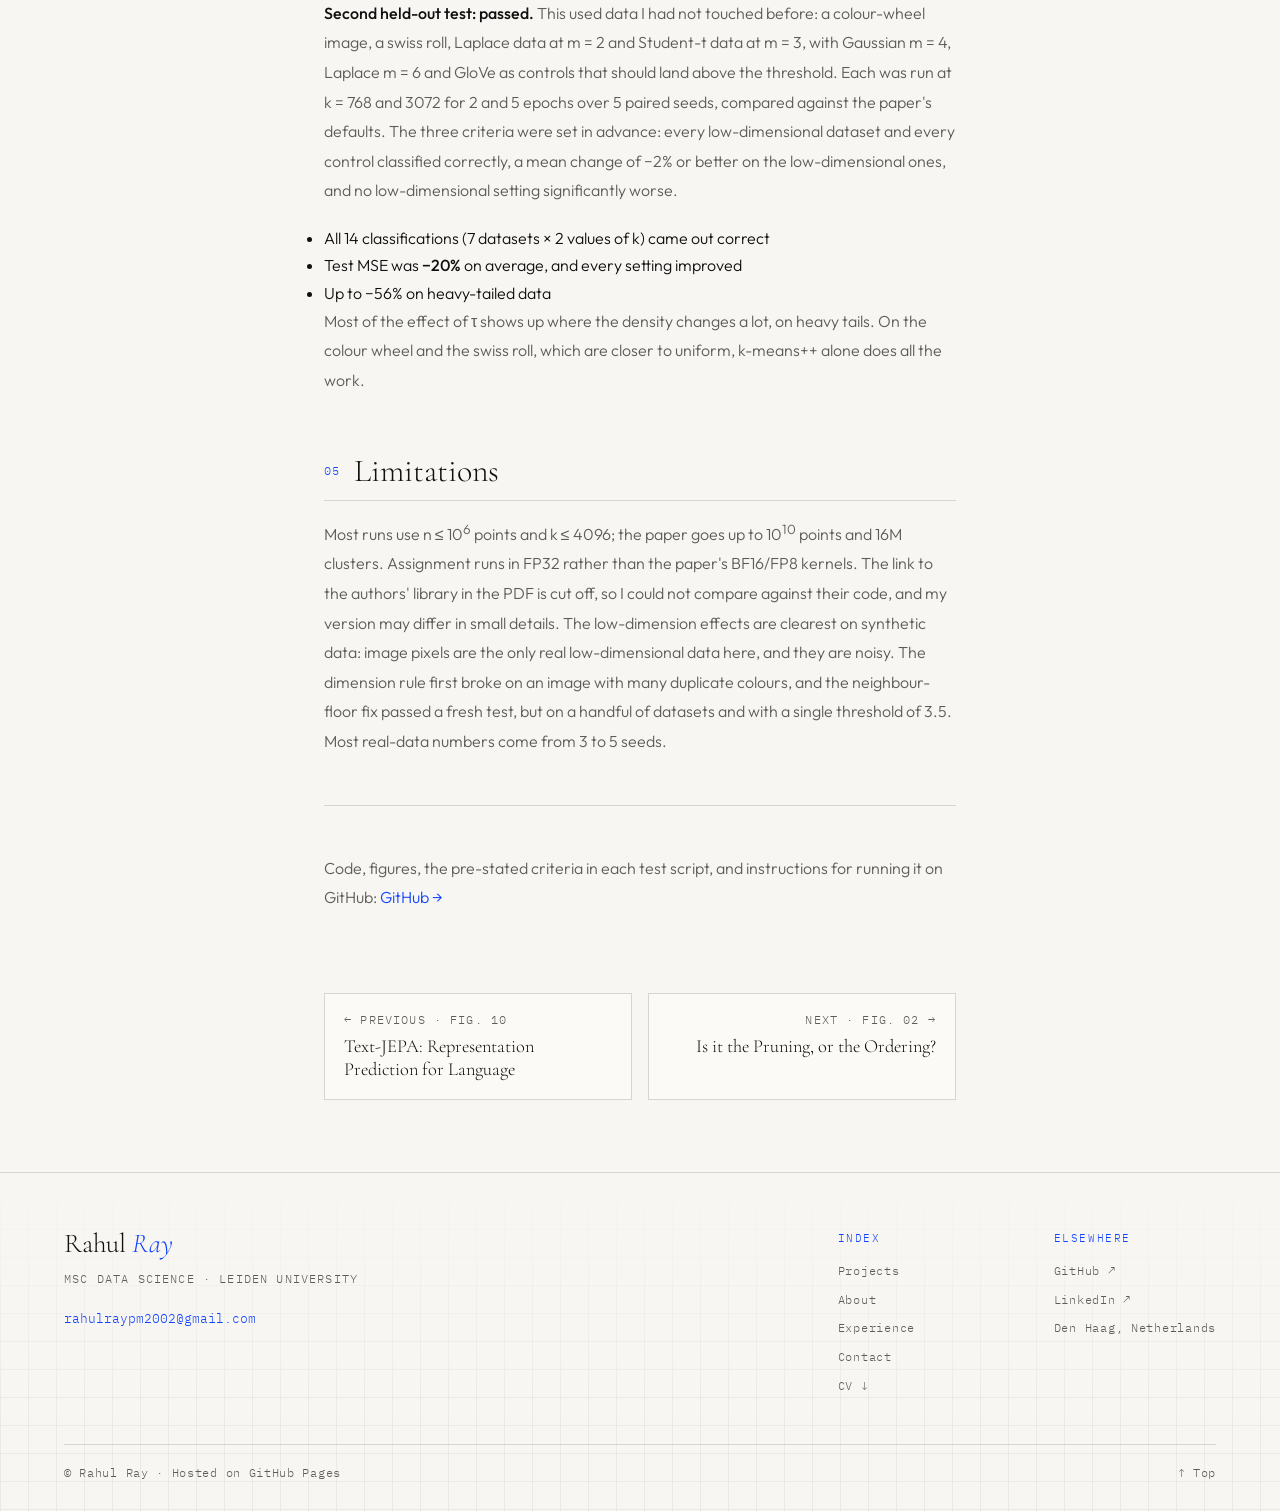
<file: projects/e-means.html>
<!DOCTYPE html>
<html lang="en">
<head>
  <meta charset="UTF-8" />
  <meta name="viewport" content="width=device-width, initial-scale=1.0" />
  <title>e-means at Low Intrinsic Dimension · Rahul Ray</title>
  <meta name="description" content="Does e-means' step-size law need the intrinsic dimension of the data? Mostly not: at low dimension the random start and the revival step are what go wrong.">
  <link rel="canonical" href="https://rahulrayy.github.io/Portfolio/projects/e-means.html">
  <meta property="og:title" content="e-means at Low Intrinsic Dimension · Rahul Ray">
  <meta property="og:description" content="The step-size law holds up. At low intrinsic dimension the random start and the revival step fail, and a two-part fix passed a held-out test.">
  <meta property="og:type" content="article">
  <meta property="og:url" content="https://rahulrayy.github.io/Portfolio/projects/e-means.html">
  <meta property="og:site_name" content="Rahul Ray">
  <meta property="og:image" content="https://rahulrayy.github.io/Portfolio/assets/og/e-means.png">
  <meta property="og:image:width" content="1200">
  <meta property="og:image:height" content="630">
  <meta property="og:image:alt" content="e-means at Low Intrinsic Dimension · Rahul Ray">
  <meta name="twitter:card" content="summary_large_image">
  <meta name="twitter:title" content="e-means at Low Intrinsic Dimension · Rahul Ray">
  <meta name="twitter:description" content="The step-size law holds up. At low intrinsic dimension the random start and the revival step fail, and a two-part fix passed a held-out test.">
  <meta name="twitter:image" content="https://rahulrayy.github.io/Portfolio/assets/og/e-means.png">
  <link rel="icon" href="data:image/svg+xml,<svg xmlns='http://www.w3.org/2000/svg' viewBox='0 0 100 100'><rect width='100' height='100' rx='8' fill='%231443FF'/><text x='50' y='76' font-size='72' text-anchor='middle' fill='white' font-family='Georgia,serif' font-style='italic'>R</text></svg>">
  <link rel="preconnect" href="https://fonts.googleapis.com" />
  <link rel="preconnect" href="https://fonts.gstatic.com" crossorigin />
  <link rel="stylesheet" href="https://fonts.googleapis.com/css2?family=Cormorant+Garamond:ital,wght@0,300;0,400;0,600;1,300&amp;family=IBM+Plex+Mono:wght@300;400&amp;family=Outfit:wght@300;400;500&amp;display=swap" />
  <link rel="stylesheet" href="../style.css?v=2" />
  <link rel="stylesheet" href="project.css?v=2" />
  <script src="../theme.js"></script>
</head>
<body>
  <a class="skip-link" href="#main">Skip to content</a>

  <nav id="nav">
    <div class="nav-logo"><a href="../index.html">Rahul Ray</a></div>
    <ul class="nav-links">
      <li><a href="../index.html#projects">Projects</a></li>
      <li><a href="../index.html#about">About</a></li>
      <li><a href="../index.html#experience">Experience</a></li>
      <li><a href="../index.html#contact">Contact</a></li>
    </ul>
    <button class="nav-toggle" id="navToggle" aria-label="Open menu">
      <span></span><span></span><span></span>
    </button>
  </nav>
  <div class="nav-overlay" id="navOverlay"></div>

  <div class="project-hero" id="main">
    <a href="../index.html#projects" class="back-link">← Back to projects</a>
    <div class="project-hero-grid">
      <div class="project-hero-main">
        <p class="project-hero-label">Project 01</p>
        <h1 class="project-hero-title">e-means at Low Intrinsic Dimension: <em>Is the Step&#8209;Size Law to Blame?</em></h1>
        <div class="hero-tags">
          <span class="h-tag">k-means</span>
          <span class="h-tag">e-means</span>
          <span class="h-tag">Intrinsic Dimension</span>
          <span class="h-tag">k-means++</span>
          <span class="h-tag">Quantization Theory</span>
          <span class="h-tag">PyTorch</span>
          <span class="h-tag">Held-out Tests</span>
        </div>
        <div class="hero-btns">
          <a href="https://github.com/Rahulrayy/exploring-e-means" target="_blank" class="github-btn" rel="noopener">↗ View on GitHub</a>
        </div>
      </div>
      <aside class="exhibit" aria-label="Project summary">
        <div class="exhibit-fig"><svg viewBox="0 0 240 110" fill="none" stroke="currentColor" stroke-width="1" aria-hidden="true"><circle cx="30" cy="44" r="21.0" stroke-dasharray="2 2" opacity=".45"/><g fill="currentColor" stroke="none"><circle cx="31.3" cy="44.0" r="1.1"/><circle cx="28.3" cy="45.5" r="1.1"/><circle cx="30.3" cy="41.0" r="1.1"/><circle cx="32.1" cy="46.8" r="1.1"/><circle cx="26.1" cy="43.3" r="1.1"/><circle cx="33.8" cy="41.6" r="1.1"/><circle cx="28.7" cy="48.7" r="1.1"/><circle cx="27.6" cy="39.3" r="1.1"/><circle cx="35.3" cy="45.9" r="1.1"/><circle cx="24.5" cy="46.3" r="1.1"/><circle cx="32.7" cy="38.3" r="1.1"/><circle cx="32.0" cy="50.3" r="1.1"/><circle cx="24.0" cy="40.5" r="1.1"/><circle cx="37.1" cy="42.4" r="1.1"/><circle cx="25.7" cy="50.2" r="1.1"/><circle cx="29.0" cy="36.2" r="1.1"/><circle cx="36.2" cy="49.2" r="1.1"/><circle cx="21.6" cy="44.3" r="1.1"/><circle cx="36.1" cy="37.9" r="1.1"/><circle cx="29.6" cy="52.9" r="1.1"/><circle cx="24.1" cy="36.9" r="1.1"/><circle cx="39.4" cy="45.3" r="1.1"/><circle cx="22.0" cy="49.6" r="1.1"/><circle cx="32.2" cy="34.2" r="1.1"/><circle cx="35.1" cy="53.0" r="1.1"/><circle cx="19.9" cy="40.8" r="1.1"/><circle cx="39.9" cy="39.4" r="1.1"/><circle cx="25.7" cy="54.3" r="1.1"/><circle cx="26.1" cy="33.3" r="1.1"/><circle cx="40.3" cy="49.4" r="1.1"/><circle cx="18.4" cy="47.0" r="1.1"/><circle cx="36.6" cy="33.7" r="1.1"/><circle cx="32.1" cy="56.3" r="1.1"/><circle cx="19.9" cy="36.2" r="1.1"/><circle cx="43.0" cy="42.9" r="1.1"/><circle cx="20.9" cy="53.8" r="1.1"/><circle cx="30.1" cy="30.4" r="1.1"/><circle cx="39.4" cy="54.3" r="1.1"/><circle cx="15.8" cy="42.7" r="1.1"/><circle cx="41.6" cy="35.2" r="1.1"/><circle cx="27.3" cy="58.6" r="1.1"/><circle cx="21.9" cy="31.2" r="1.1"/><circle cx="45.0" cy="48.1" r="1.1"/><circle cx="15.9" cy="51.2" r="1.1"/><circle cx="35.6" cy="28.8" r="1.1"/><circle cx="36.2" cy="59.3" r="1.1"/><circle cx="14.7" cy="36.8" r="1.1"/><circle cx="46.5" cy="38.9" r="1.1"/><circle cx="21.1" cy="59.3" r="1.1"/><circle cx="26.2" cy="26.3" r="1.1"/><circle cx="45.1" cy="54.7" r="1.1"/><circle cx="11.2" cy="46.3" r="1.1"/><circle cx="42.6" cy="29.2" r="1.1"/><circle cx="30.7" cy="64.0" r="1.1"/><circle cx="15.6" cy="29.4" r="1.1"/><circle cx="51.1" cy="45.1" r="1.1"/><circle cx="13.2" cy="57.8" r="1.1"/><circle cx="33.1" cy="21.8" r="1.1"/><circle cx="43.2" cy="63.2" r="1.1"/><circle cx="6.4" cy="38.6" r="1.1"/></g><text x="30" y="84" text-anchor="middle" stroke="none">random start</text><text x="30" y="93" text-anchor="middle" stroke="none" opacity=".7">density ∝ p</text><circle cx="98" cy="44" r="21.0" stroke-dasharray="2 2" opacity=".45"/><g fill="currentColor" stroke="none" class="af"><circle cx="99.9" cy="44.0" r="1.1"/><circle cx="95.6" cy="46.2" r="1.1"/><circle cx="98.4" cy="39.8" r="1.1"/><circle cx="101.0" cy="48.0" r="1.1"/><circle cx="92.4" cy="43.0" r="1.1"/><circle cx="103.3" cy="40.6" r="1.1"/><circle cx="96.2" cy="50.6" r="1.1"/><circle cx="94.6" cy="37.4" r="1.1"/><circle cx="105.4" cy="46.7" r="1.1"/><circle cx="90.2" cy="47.2" r="1.1"/><circle cx="101.8" cy="35.9" r="1.1"/><circle cx="100.8" cy="52.9" r="1.1"/><circle cx="89.5" cy="39.1" r="1.1"/><circle cx="108.0" cy="41.8" r="1.1"/><circle cx="91.9" cy="52.7" r="1.1"/><circle cx="96.6" cy="33.0" r="1.1"/><circle cx="106.8" cy="51.4" r="1.1"/><circle cx="86.1" cy="44.5" r="1.1"/><circle cx="106.7" cy="35.3" r="1.1"/><circle cx="97.4" cy="56.6" r="1.1"/><circle cx="89.6" cy="34.0" r="1.1"/><circle cx="111.3" cy="45.8" r="1.1"/><circle cx="86.7" cy="51.9" r="1.1"/><circle cx="101.1" cy="30.1" r="1.1"/><circle cx="105.3" cy="56.7" r="1.1"/><circle cx="83.7" cy="39.4" r="1.1"/><circle cx="111.9" cy="37.6" r="1.1"/><circle cx="91.9" cy="58.5" r="1.1"/><circle cx="92.5" cy="28.8" r="1.1"/><circle cx="112.6" cy="51.7" r="1.1"/><circle cx="81.7" cy="48.3" r="1.1"/><circle cx="107.3" cy="29.5" r="1.1"/><circle cx="101.0" cy="61.4" r="1.1"/><circle cx="83.7" cy="32.9" r="1.1"/><circle cx="116.4" cy="42.5" r="1.1"/><circle cx="85.2" cy="57.9" r="1.1"/><circle cx="98.1" cy="24.7" r="1.1"/><circle cx="111.2" cy="58.6" r="1.1"/><circle cx="77.9" cy="42.1" r="1.1"/><circle cx="114.4" cy="31.6" r="1.1"/><circle cx="94.2" cy="64.7" r="1.1"/><circle cx="86.6" cy="25.8" r="1.1"/><circle cx="119.2" cy="49.8" r="1.1"/><circle cx="78.1" cy="54.2" r="1.1"/><circle cx="106.0" cy="22.5" r="1.1"/><circle cx="106.8" cy="65.7" r="1.1"/><circle cx="76.4" cy="33.8" r="1.1"/><circle cx="121.4" cy="36.8" r="1.1"/><circle cx="85.4" cy="65.6" r="1.1"/></g><text x="98" y="84" text-anchor="middle" stroke="none">Zador optimum</text><text x="98" y="93" text-anchor="middle" stroke="none" opacity=".7">density ∝ √p</text><text x="64" y="104" text-anchor="middle" stroke="none" opacity=".7">ring: 2 sd of the data</text><text x="136" y="9" stroke="none" opacity=".7">gap above bound</text><text x="136" y="24" stroke="none">Lloyd, random</text><path d="M136 30 H206.0" stroke-width="3"/><text x="210.0" y="32" stroke="none">+40%</text><text x="136" y="44" stroke="none">Lloyd, k-means++</text><path d="M136 50 H150.0" stroke-width="3"/><text x="154.0" y="52" stroke="none">+8%</text><text x="136" y="64" stroke="none">e-means, k-means++</text><path d="M136 70 H169.2" stroke-width="3"/><text x="173.2" y="72" stroke="none">+19%</text><text x="136" y="84" stroke="none">e-means, τ = 0.01</text><path d="M136 90 H148.2" class="a" stroke-width="3"/><text x="152.2" y="92" stroke="none" class="af">+7%</text></svg></div>
        <div class="exhibit-cap"><span>Fig. 01 · Research study</span><span class="exhibit-metric">−20%<small>test MSE vs paper defaults, held-out low-ID data</small></span></div>
        <dl class="exhibit-spec">
          <dt>type</dt><dd>Follow-up study of a new paper</dd>
          <dt>scale</dt><dd>~10,000 short clustering runs</dd>
          <dt>stack</dt><dd>PyTorch · RTX 3060 (6 GB) · ann-benchmarks</dd>
        </dl>
      </aside>
    </div>
  </div>

  <div class="project-body">

    <h2>The question</h2>
    <p>
      e-means (Bessa et al., November 2026) is essentially mini-batch k-means in which the
      centroids are updated with an exponential moving average. Each cluster keeps a
      moving-average count and sum, and its centroid is the sum divided by the count. The
      step size follows a cosine schedule that starts at α<sub>0</sub>, and every few batches
      any cluster whose count drops below τ = 0.1 × the mean count is "revived" by splitting
      a large cluster. The batch size and α<sub>0</sub> come from two power laws the authors
      fitted on a single dataset, DEEP.
    </p>
    <p>
      The paper says these laws are "not optimal on very low-dimensional and tiny datasets",
      and suggests the intrinsic dimension of the data is probably what is missing from them.
      I wanted to check whether that is true: should the step size depend on intrinsic
      dimension?
    </p>
    <p>
      Short answer: mostly not. The step-size law holds up. What goes wrong at low intrinsic
      dimension is the random starting centroids and the revival step, and fixing those two
      recovers most of the gap.
    </p>

    <h2>Setup</h2>
    <table class="data-table">
      <thead>
        <tr><th>Component</th><th>Setting</th></tr>
      </thead>
      <tbody>
        <tr><td>Implementation</td><td>e-means and Lloyd's k-means written from scratch in PyTorch, sharing one GPU assignment function so speed comparisons are fair</td></tr>
        <tr><td>Synthetic data</td><td>Gaussian, uniform, Student-t and Laplace data with a controlled intrinsic dimension m, plus noisy variants</td></tr>
        <tr><td>Real data</td><td>SIFT, DEEP, GloVe and Fashion-MNIST from ann-benchmarks; RGB pixels from the scikit-image example photos</td></tr>
        <tr><td>Step-size sweep</td><td>15 step sizes around the law's prediction, in half-octave steps, same seeds for each</td></tr>
        <tr><td>Intrinsic dimension</td><td>PCA, TwoNN and Levina-Bickel, including a variant with K = n/k neighbours (roughly one cluster's worth)</td></tr>
        <tr><td>Scale</td><td>About 10,000 short clustering runs on a laptop RTX 3060 (6 GB)</td></tr>
      </tbody>
    </table>
    <p>
      Before each of the main tests I wrote down what would count as a pass or a fail, and
      each test script prints its criteria as PASS/FAIL. Results are reported either way,
      including the tests that failed.
    </p>

    <h2>What came out</h2>

    <div class="result-block">
      <p>The step-size law is fine from intrinsic dimension of about 4 upward: regret mostly under 0.25%, with no trend in dimension (slope −0.02, 95% CI [−0.46, 0.35])</p>
      <p>At intrinsic dimension 2, Lloyd and e-means from a random start both end about 40% above the achievable error, because of where the centroids start</p>
      <p>e-means loses a good k-means++ start: its revival step pulls correct small clusters in the tails back to the middle</p>
      <p>A two-part rule (k-means++ and τ = 0.01 when estimated intrinsic dimension is below 3.5) failed its first held-out test and passed the second, at −20% test MSE on average</p>
    </div>

    <h3>First, a reproduction</h3>
    <p>
      To check that my implementation behaves like the paper's: on SIFT1M, e-means with the
      paper's settings beats Lloyd's k-means at 25 iterations after 2 to 3 epochs. Because
      both use the same assignment code, the 8 to 9× speedup I measure comes from the
      algorithm alone. It is the part of the paper's reported 10 to 45× that the algorithm
      itself accounts for.
    </p>

    <h3>The step-size law holds up</h3>
    <p>
      This was the original question. For every setting I found the best step size and
      measured how much worse the paper's law is, the regret. Once intrinsic dimension is
      around 4 or higher, regret is mostly under 0.25% on synthetic data (worst case 0.55%)
      and under 0.18% on SIFT, DEEP, GloVe and Fashion-MNIST. It only really costs anything
      at m = 2. There is no trend with dimension: slope <strong>−0.02</strong>, 95% CI
      [−0.46, 0.35]. My starting idea, that the step should depend on dimension, did not
      survive.
    </p>

    <h3>The real problem at m = 2: where the centroids start</h3>
    <p>
      At intrinsic dimension 2, both Lloyd and e-means from a random start end about 40%
      above the error that is achievable. The cause is the starting point. Picking data
      points as initial centroids gives a centroid density proportional to the data density
      p, but quantization theory (Zador) says the best density in two dimensions is
      proportional to p<sup>1/2</sup>, which is more spread out. The centroids start too close
      to the centre and stay there.
    </p>
    <p>
      For 1024 centroids on 2-d Gaussian data, measured as the gap above the theoretical
      bound (these numbers are from one figure in the repository):
    </p>
    <table class="data-table">
      <thead>
        <tr><th>Setup</th><th>Gap above bound</th></tr>
      </thead>
      <tbody>
        <tr><td>Lloyd (25 iterations), random start</td><td>+40%</td></tr>
        <tr><td>Lloyd (25 iterations), k-means++ start</td><td>+8%</td></tr>
        <tr><td>e-means, paper settings (τ = 0.1), k-means++ start</td><td>+19%</td></tr>
        <tr><td>e-means, τ = 0.01, k-means++ start</td><td>+7%</td></tr>
      </tbody>
    </table>
    <figure class="result-fig">
      <img src="../assets/fig/e-means.png" width="1600" height="390" alt="Five scatter plots of 1024 centroids on 2-d Gaussian data, one per setup" loading="lazy">
      <figcaption><b>From the repo</b>Where 1024 centroids end up on 2-d Gaussian data (grey = data, blue = centroids). From a random start, Lloyd leaves them too close to the centre (+40% above the bound); k-means++ spreads them out (+8%); the paper's e-means pulls them back in (+19%); with τ = 0.01 they stay out (+7%).</figcaption>
    </figure>

    <p>
      k-means++ fixes the start for Lloyd. e-means does not keep it: in a separate comparison
      from the same k-means++ start, it ends 11% worse than Lloyd.
    </p>

    <h3>Revival is the culprit</h3>
    <p>
      With a good start, the tails of the distribution hold small clusters that are correct.
      e-means' revival step sees them as nearly dead and keeps moving them back to the middle.
      Starting e-means from the same k-means++ centroids and turning revival off makes it
      <strong>4 to 10% better</strong> at m = 2, in 5 of 5 paired seeds. At m = 3 and 4 it
      barely matters. That is how it became clear the problem was revival and not the step
      size.
    </p>

    <h3>Lowering the threshold everywhere does not work</h3>
    <p>
      The obvious next step was to lower the revival threshold to τ = 0.01 for all data. It
      helps at low dimension (about −4% on average) and does nothing on SIFT, DEEP and GloVe.
      But on Fashion-MNIST with k = 4096, where there are only a few points per cluster, it is
      up to 4% worse. So it cannot be the default everywhere, and the fix needs to know the
      dimension first.
    </p>

    <h2>A rule, tested twice</h2>
    <p>
      The rule: if the estimated intrinsic dimension is below 3.5, use k-means++ and
      τ = 0.01; otherwise use the paper's defaults. The estimate is Levina-Bickel with
      K = n/k neighbours.
    </p>
    <p>
      <strong>First held-out test: failed.</strong> The rule improved test MSE by 16% on
      average and was never worse, but it failed one of my pre-stated criteria because the
      dimension estimate misclassified one dataset. On the retina photo with k = 2048 the
      estimate came out at 3.54, just above the threshold. The image only has about 17.8k
      distinct colours, so the estimator used only 9 neighbours. I fixed this with a floor of
      at least 20 neighbours, and decided on that fix using only data I had already used.
    </p>
    <p>
      <strong>Second held-out test: passed.</strong> This used data I had not touched before:
      a colour-wheel image, a swiss roll, Laplace data at m = 2 and Student-t data at m = 3,
      with Gaussian m = 4, Laplace m = 6 and GloVe as controls that should land above the
      threshold. Each was run
      at k = 768 and 3072 for 2 and 5 epochs over 5 paired seeds, compared against the paper's
      defaults. The three criteria were set in advance: every low-dimensional
      dataset and every control classified correctly, a mean change of −2% or better on the low-dimensional
      ones, and no low-dimensional setting significantly worse.
    </p>
    <ul>
      <li>All 14 classifications (7 datasets × 2 values of k) came out correct</li>
      <li>Test MSE was <strong>−20%</strong> on average, and every setting improved</li>
      <li>Up to −56% on heavy-tailed data</li>
    </ul>
    <p>
      Most of the effect of τ shows up where the density changes a lot, on heavy tails. On
      the colour wheel and the swiss roll, which are closer to uniform, k-means++ alone does
      all the work.
    </p>

    <h2>Limitations</h2>
    <p>
      Most runs use n ≤ 10<sup>6</sup> points and k ≤ 4096; the paper goes up to
      10<sup>10</sup> points and 16M clusters. Assignment runs in FP32 rather than the paper's
      BF16/FP8 kernels. The link to the authors' library in the PDF is cut off, so I could not
      compare against their code, and my version may differ in small details. The
      low-dimension effects are clearest on synthetic data: image pixels are the only real
      low-dimensional data here, and they are noisy. The dimension rule first broke on an
      image with many duplicate colours, and the neighbour-floor fix passed a fresh test, but
      on a handful of datasets and with a single threshold of 3.5. Most real-data numbers come
      from 3 to 5 seeds.
    </p>

    <div class="divider"></div>
    <p>Code, figures, the pre-stated criteria in each test script, and instructions for running it on GitHub: <a href="https://github.com/Rahulrayy/exploring-e-means" target="_blank" rel="noopener">GitHub →</a></p>

  </div>

  <div class="more-work" role="navigation" aria-label="More projects">
    <a class="mw" href="jepa-text.html"><span class="mw-cap">← Previous · Fig. 10</span><span class="mw-title">Text-JEPA: Representation Prediction for Language</span></a>
    <a class="mw mw-next" href="rag-permutation.html"><span class="mw-cap">Next · Fig. 02 →</span><span class="mw-title">Is it the Pruning, or the Ordering?</span></a>
  </div>

  <footer class="site-footer">
    <div class="ft-grid">
      <div class="ft-id">
        <a class="ft-name" href="../index.html">Rahul <em>Ray</em></a>
        <p class="ft-sub">MSc Data Science · Leiden University</p>
        <a class="ft-mail" href="mailto:rahulraypm2002@gmail.com">rahulraypm2002@gmail.com</a>
      </div>
      <div class="ft-col" role="navigation" aria-label="Site">
        <p class="ft-label">Index</p>
        <a href="../index.html#projects">Projects</a>
        <a href="../index.html#about">About</a>
        <a href="../index.html#experience">Experience</a>
        <a href="../index.html#contact">Contact</a>
        <a href="../CV.pdf" download>CV ↓</a>
      </div>
      <div class="ft-col">
        <p class="ft-label">Elsewhere</p>
        <a href="https://github.com/Rahulrayy" target="_blank" rel="noopener">GitHub ↗</a>
        <a href="https://linkedin.com/in/rahul-ray-b67741222" target="_blank" rel="noopener">LinkedIn ↗</a>
        <span>Den Haag, Netherlands</span>
      </div>
    </div>
    <div class="ft-base">
      <span>© Rahul Ray&nbsp;· Hosted on GitHub Pages</span>
      <a href="#" class="ft-top">↑ Top</a>
    </div>
  </footer>

  <script>
    const nav = document.getElementById('nav')
    window.addEventListener('scroll', () => nav.classList.toggle('scrolled', window.scrollY > 30))
    const navToggle = document.getElementById('navToggle')
    const navOverlay = document.getElementById('navOverlay')
    if (navToggle) {
      navToggle.addEventListener('click', () => { nav.classList.toggle('nav-open'); navOverlay.classList.toggle('visible') })
      navOverlay.addEventListener('click', () => { nav.classList.remove('nav-open'); navOverlay.classList.remove('visible') })
      document.querySelectorAll('.nav-links a').forEach(a => a.addEventListener('click', () => { nav.classList.remove('nav-open'); navOverlay.classList.remove('visible') }))
    }
  </script>
  <script data-goatcounter="https://rahulray.goatcounter.com/count" async src="https://gc.zgo.at/count.js"></script>
</body>
</html>
</file>
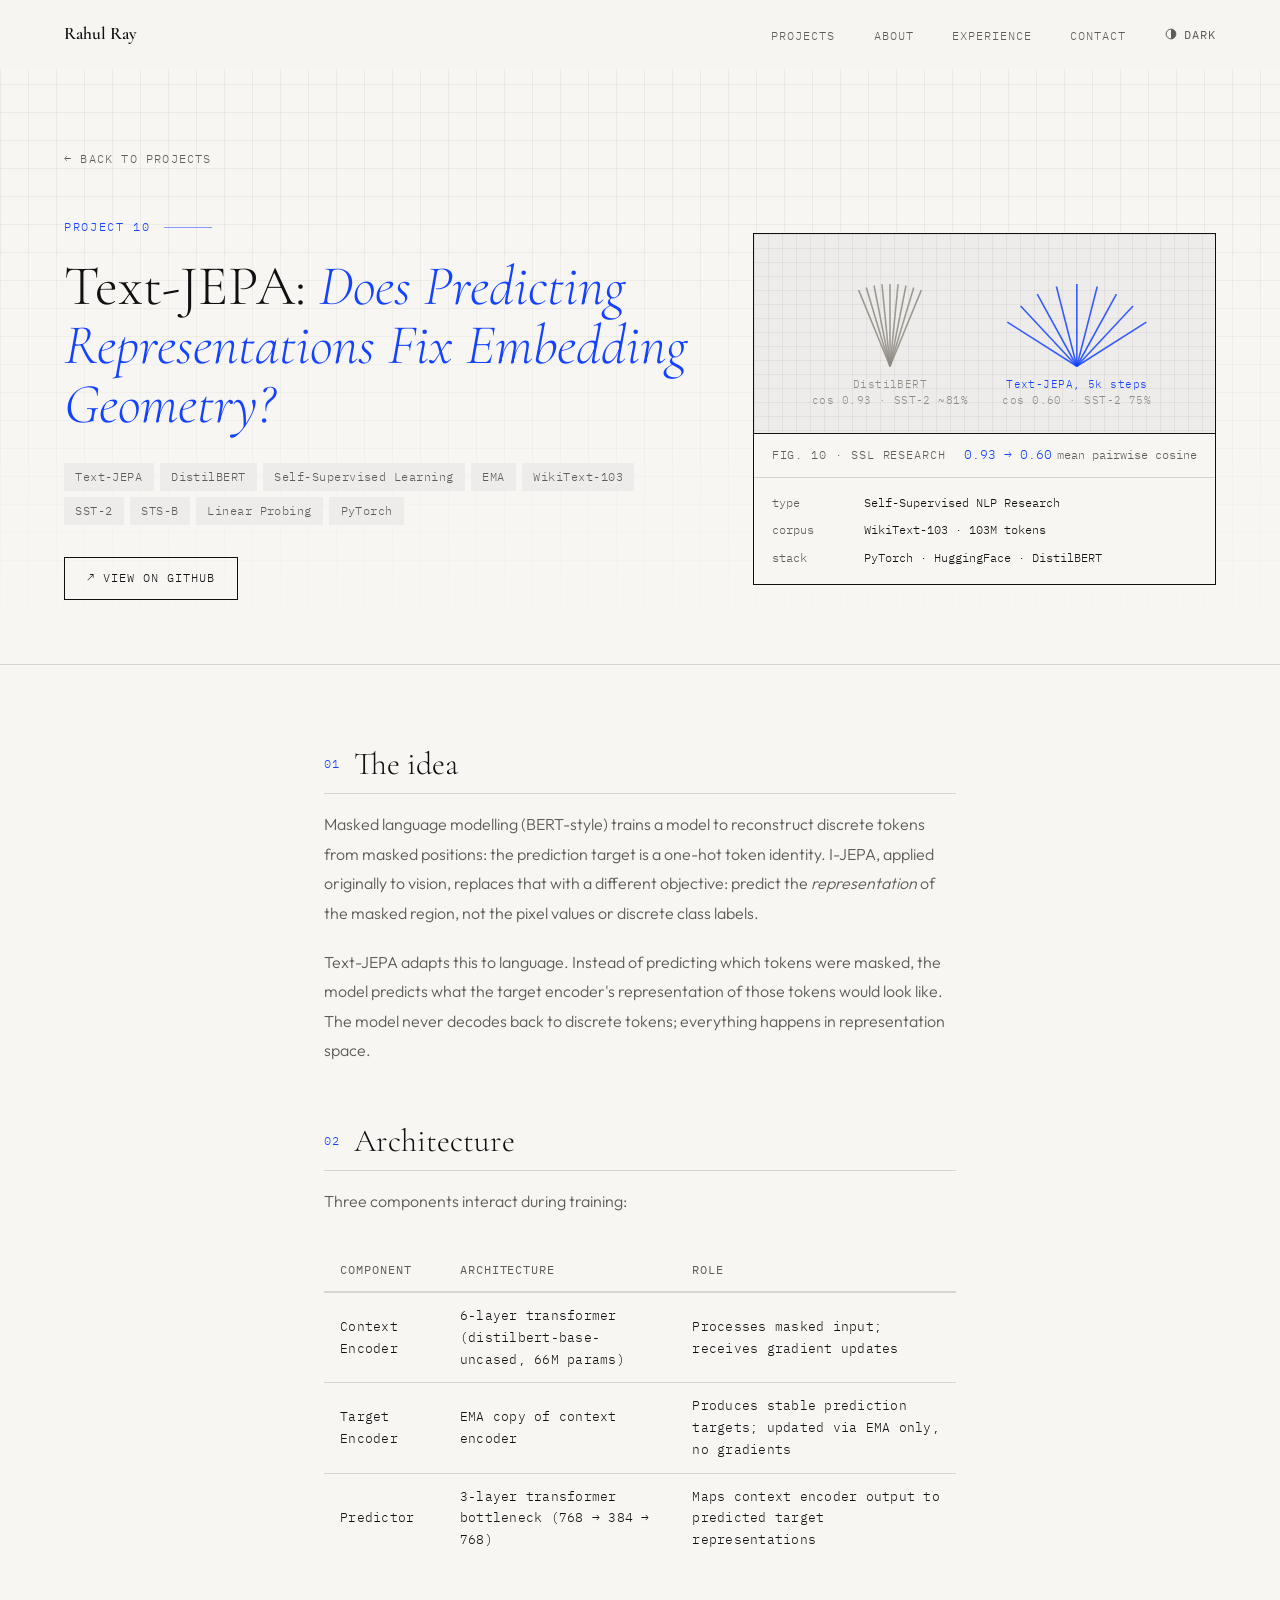
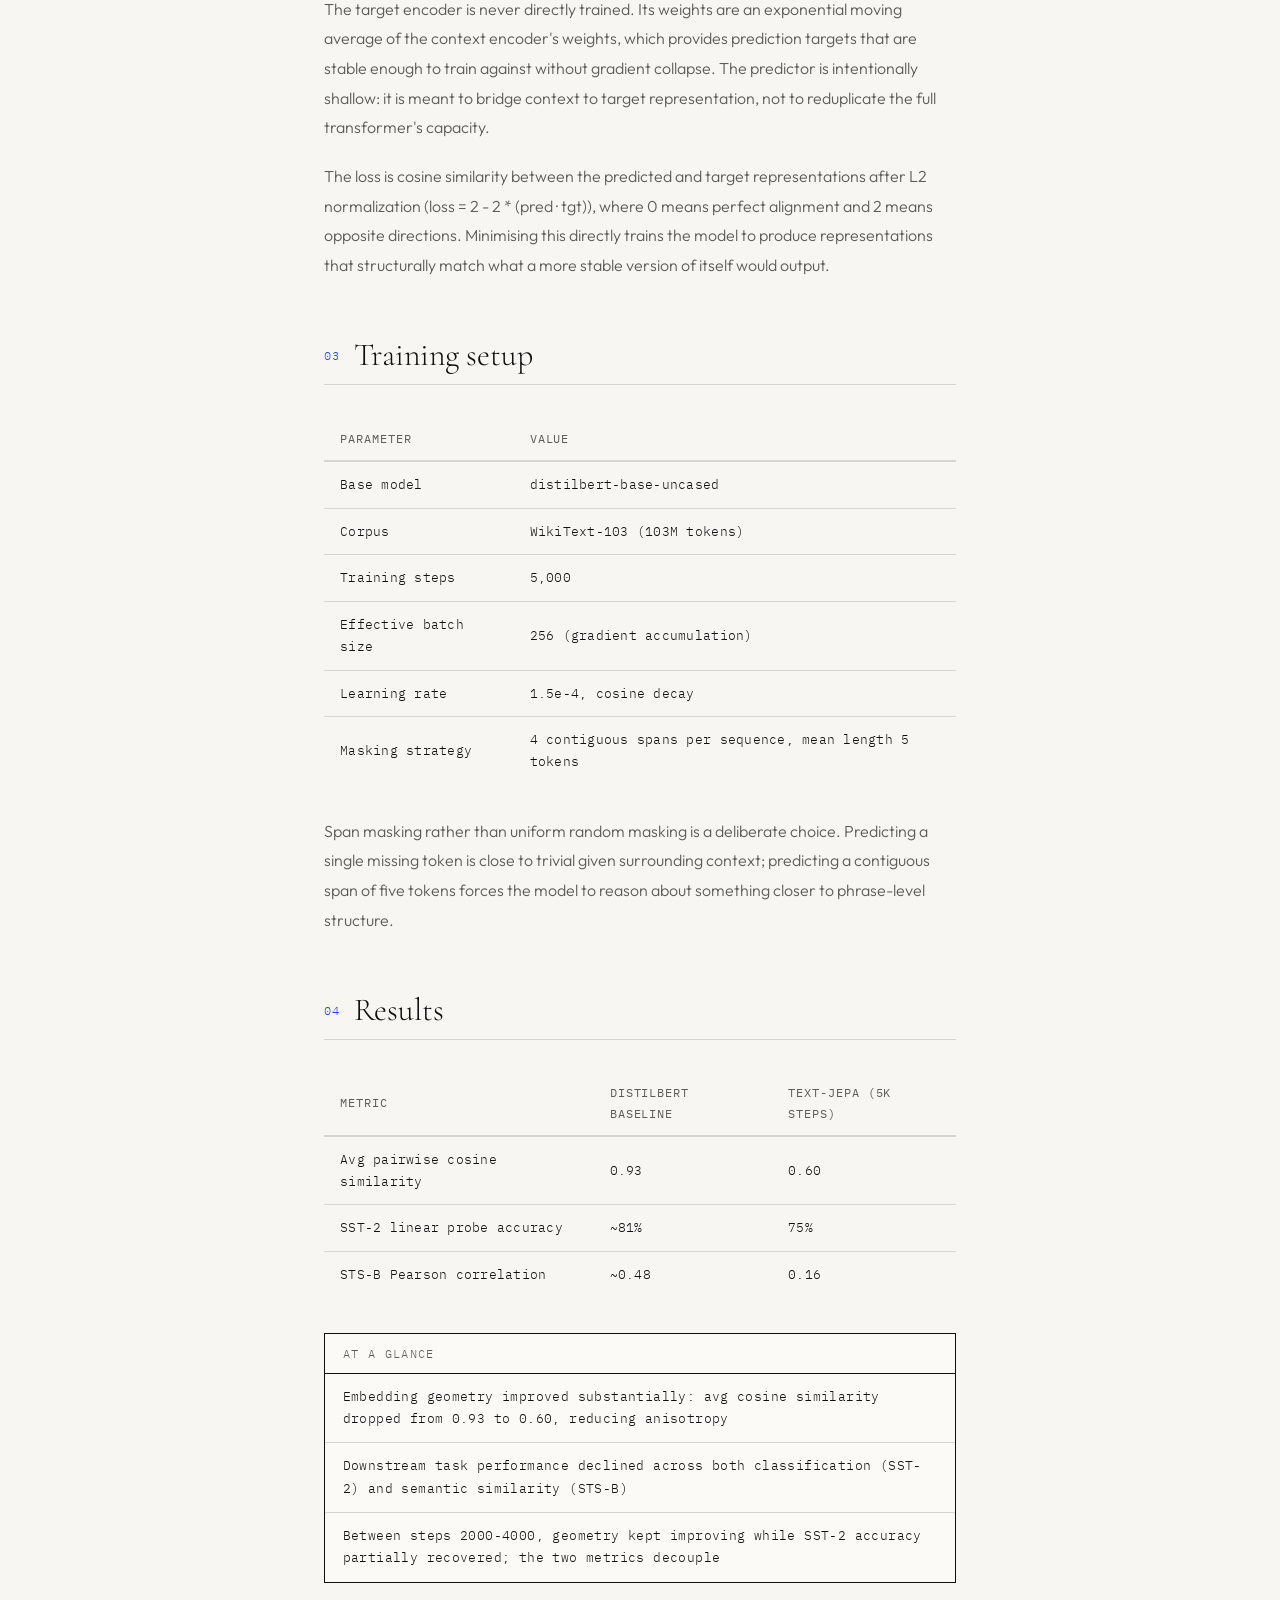
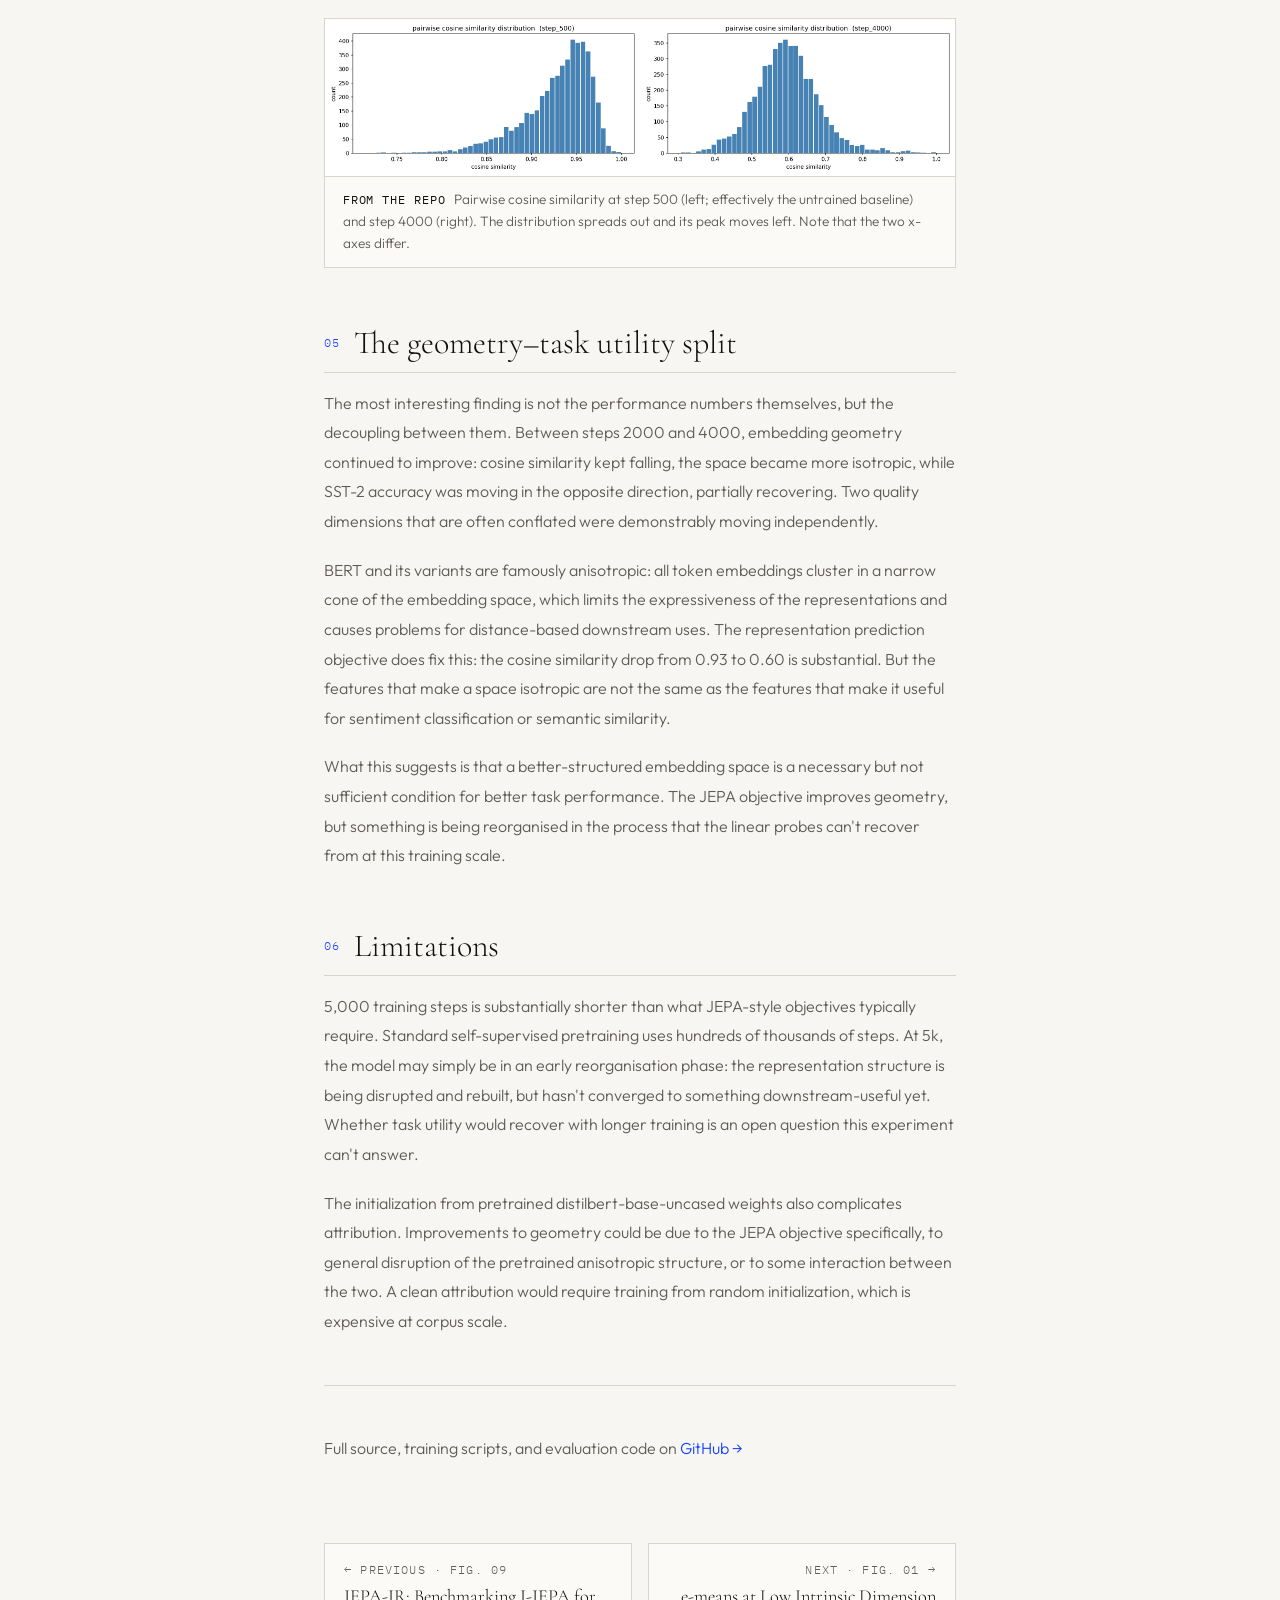
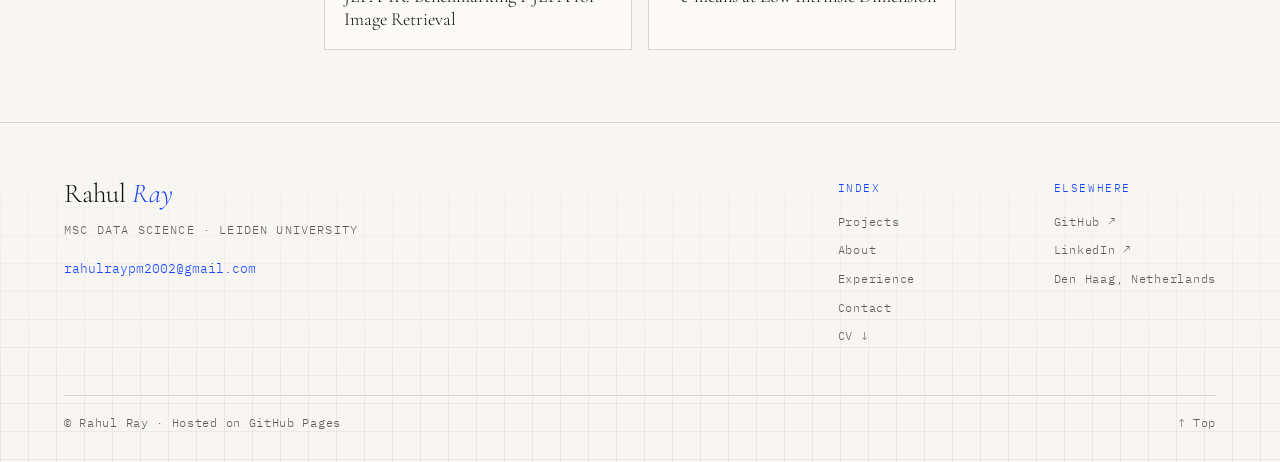
<file: projects/jepa-text.html>
<!DOCTYPE html>
<html lang="en">
<head>
  <meta charset="UTF-8" />
  <meta name="viewport" content="width=device-width, initial-scale=1.0" />
  <title>Text-JEPA: Representation Prediction for Language · Rahul Ray</title>
  <meta name="description" content="Adapting I-JEPA's masked representation prediction objective from vision to language using DistilBERT on WikiText-103. Finding: geometric isotropy and downstream task utility decouple.">
  <link rel="canonical" href="https://rahulrayy.github.io/Portfolio/projects/jepa-text.html">
  <meta property="og:title" content="Text-JEPA: Representation Prediction for Language · Rahul Ray">
  <meta property="og:description" content="Can predicting masked token representations rather than tokens themselves improve embedding geometry? A DistilBERT-based JEPA implementation with findings on the geometry–task utility tradeoff.">
  <meta property="og:type" content="article">
  <meta property="og:url" content="https://rahulrayy.github.io/Portfolio/projects/jepa-text.html">
  <meta property="og:site_name" content="Rahul Ray">
  <meta property="og:image" content="https://rahulrayy.github.io/Portfolio/assets/og/jepa-text.png">
  <meta property="og:image:width" content="1200">
  <meta property="og:image:height" content="630">
  <meta property="og:image:alt" content="Text-JEPA: Representation Prediction for Language · Rahul Ray">
  <meta name="twitter:card" content="summary_large_image">
  <meta name="twitter:title" content="Text-JEPA: Representation Prediction for Language · Rahul Ray">
  <meta name="twitter:description" content="Can predicting masked token representations rather than tokens themselves improve embedding geometry? A DistilBERT-based JEPA implementation with findings on the geometry–task utility tradeoff.">
  <meta name="twitter:image" content="https://rahulrayy.github.io/Portfolio/assets/og/jepa-text.png">
  <link rel="icon" href="data:image/svg+xml,<svg xmlns='http://www.w3.org/2000/svg' viewBox='0 0 100 100'><rect width='100' height='100' rx='8' fill='%231443FF'/><text x='50' y='76' font-size='72' text-anchor='middle' fill='white' font-family='Georgia,serif' font-style='italic'>R</text></svg>">
  <link rel="preconnect" href="https://fonts.googleapis.com" />
  <link rel="preconnect" href="https://fonts.gstatic.com" crossorigin />
  <link rel="stylesheet" href="https://fonts.googleapis.com/css2?family=Cormorant+Garamond:ital,wght@0,300;0,400;0,600;1,300&amp;family=IBM+Plex+Mono:wght@300;400&amp;family=Outfit:wght@300;400;500&amp;display=swap" />
  <link rel="stylesheet" href="../style.css?v=2" />
  <link rel="stylesheet" href="project.css?v=2" />
  <script src="../theme.js"></script>
</head>
<body>
  <a class="skip-link" href="#main">Skip to content</a>

  <nav id="nav">
    <div class="nav-logo"><a href="../index.html">Rahul Ray</a></div>
    <ul class="nav-links">
      <li><a href="../index.html#projects">Projects</a></li>
      <li><a href="../index.html#about">About</a></li>
      <li><a href="../index.html#experience">Experience</a></li>
      <li><a href="../index.html#contact">Contact</a></li>
    </ul>
    <button class="nav-toggle" id="navToggle" aria-label="Open menu">
      <span></span><span></span><span></span>
    </button>
  </nav>
  <div class="nav-overlay" id="navOverlay"></div>

  <div class="project-hero" id="main">
    <a href="../index.html#projects" class="back-link">← Back to projects</a>
    <div class="project-hero-grid">
      <div class="project-hero-main">
        <p class="project-hero-label">Project 10</p>
        <h1 class="project-hero-title">Text-JEPA: <em>Does Predicting Representations Fix Embedding Geometry?</em></h1>
        <div class="hero-tags">
          <span class="h-tag">Text-JEPA</span>
          <span class="h-tag">DistilBERT</span>
          <span class="h-tag">Self-Supervised Learning</span>
          <span class="h-tag">EMA</span>
          <span class="h-tag">WikiText-103</span>
          <span class="h-tag">SST-2</span>
          <span class="h-tag">STS-B</span>
          <span class="h-tag">Linear Probing</span>
          <span class="h-tag">PyTorch</span>
        </div>
        <div class="hero-btns">
          <a href="https://github.com/Rahulrayy/JEPA-TEXT" target="_blank" class="github-btn" rel="noopener">↗ View on GitHub</a>
        </div>
      </div>
      <aside class="exhibit" aria-label="Project summary">
        <div class="exhibit-fig"><svg viewBox="0 0 240 110" fill="none" stroke="currentColor" stroke-width="1" aria-hidden="true"><path d="M60 76 L79.8 27.9" opacity=".85"/><path d="M60 76 L75.0 26.2" opacity=".85"/><path d="M60 76 L70.1 25.0" opacity=".85"/><path d="M60 76 L65.1 24.2" opacity=".85"/><path d="M60 76 L60.0 24.0" opacity=".85"/><path d="M60 76 L54.9 24.2" opacity=".85"/><path d="M60 76 L49.9 25.0" opacity=".85"/><path d="M60 76 L45.0 26.2" opacity=".85"/><path d="M60 76 L40.2 27.9" opacity=".85"/><text x="60.0" y="90.0" text-anchor="middle" stroke="none">DistilBERT</text><text x="60.0" y="100.0" text-anchor="middle" stroke="none">cos 0.93 · SST-2 ~81%</text><path d="M178 76 L221.9 48.1" class="a" opacity=".85"/><path d="M178 76 L213.5 38.0" class="a" opacity=".85"/><path d="M178 76 L203.0 30.4" class="a" opacity=".85"/><path d="M178 76 L190.9 25.6" class="a" opacity=".85"/><path d="M178 76 L178.0 24.0" class="a" opacity=".85"/><path d="M178 76 L165.1 25.6" class="a" opacity=".85"/><path d="M178 76 L153.0 30.4" class="a" opacity=".85"/><path d="M178 76 L142.5 38.0" class="a" opacity=".85"/><path d="M178 76 L134.1 48.1" class="a" opacity=".85"/><text x="178.0" y="90.0" text-anchor="middle" stroke="none" class="af">Text-JEPA, 5k steps</text><text x="178.0" y="100.0" text-anchor="middle" stroke="none">cos 0.60 · SST-2 75%</text></svg></div>
        <div class="exhibit-cap"><span>Fig. 10 · SSL research</span><span class="exhibit-metric">0.93 → 0.60<small>mean pairwise cosine</small></span></div>
        <dl class="exhibit-spec">
          <dt>type</dt><dd>Self-Supervised NLP Research</dd>
          <dt>corpus</dt><dd>WikiText-103 · 103M tokens</dd>
          <dt>stack</dt><dd>PyTorch · HuggingFace · DistilBERT</dd>
        </dl>
      </aside>
    </div>
  </div>

  <div class="project-body">

    <h2>The idea</h2>
    <p>
      Masked language modelling (BERT-style) trains a model to reconstruct discrete tokens from masked
      positions: the prediction target is a one-hot token identity. I-JEPA, applied originally to
      vision, replaces that with a different objective: predict the <em>representation</em> of the
      masked region, not the pixel values or discrete class labels.
    </p>
    <p>
      Text-JEPA adapts this to language. Instead of predicting which tokens were masked, the model
      predicts what the target encoder's representation of those tokens would look like. The model never
      decodes back to discrete tokens; everything happens in representation space.
    </p>

    <h2>Architecture</h2>
    <p>
      Three components interact during training:
    </p>

    <table class="data-table">
      <thead>
        <tr><th>Component</th><th>Architecture</th><th>Role</th></tr>
      </thead>
      <tbody>
        <tr>
          <td>Context Encoder</td>
          <td>6-layer transformer (distilbert-base-uncased, 66M params)</td>
          <td>Processes masked input; receives gradient updates</td>
        </tr>
        <tr>
          <td>Target Encoder</td>
          <td>EMA copy of context encoder</td>
          <td>Produces stable prediction targets; updated via EMA only, no gradients</td>
        </tr>
        <tr>
          <td>Predictor</td>
          <td>3-layer transformer bottleneck (768 → 384 → 768)</td>
          <td>Maps context encoder output to predicted target representations</td>
        </tr>
      </tbody>
    </table>

    <p>
      The target encoder is never directly trained. Its weights are an exponential moving average of
      the context encoder's weights, which provides prediction targets that are stable enough to train
      against without gradient collapse. The predictor is intentionally shallow: it is meant to bridge
      context to target representation, not to reduplicate the full transformer's capacity.
    </p>
    <p>
      The loss is cosine similarity between the predicted and target representations after L2
      normalization (loss = 2 - 2 * (pred · tgt)), where 0 means perfect alignment and 2 means
      opposite directions. Minimising this directly trains the model to produce representations
      that structurally match what a more stable version of itself would output.
    </p>

    <h2>Training setup</h2>
    <table class="data-table">
      <thead>
        <tr><th>Parameter</th><th>Value</th></tr>
      </thead>
      <tbody>
        <tr><td>Base model</td><td>distilbert-base-uncased</td></tr>
        <tr><td>Corpus</td><td>WikiText-103 (103M tokens)</td></tr>
        <tr><td>Training steps</td><td>5,000</td></tr>
        <tr><td>Effective batch size</td><td>256 (gradient accumulation)</td></tr>
        <tr><td>Learning rate</td><td>1.5e-4, cosine decay</td></tr>
        <tr><td>Masking strategy</td><td>4 contiguous spans per sequence, mean length 5 tokens</td></tr>
      </tbody>
    </table>
    <p>
      Span masking rather than uniform random masking is a deliberate choice. Predicting a single
      missing token is close to trivial given surrounding context; predicting a contiguous span of
      five tokens forces the model to reason about something closer to phrase-level structure.
    </p>

    <h2>Results</h2>
    <table class="data-table">
      <thead>
        <tr><th>Metric</th><th>DistilBERT baseline</th><th>Text-JEPA (5k steps)</th></tr>
      </thead>
      <tbody>
        <tr><td>Avg pairwise cosine similarity</td><td>0.93</td><td>0.60</td></tr>
        <tr><td>SST-2 linear probe accuracy</td><td>~81%</td><td>75%</td></tr>
        <tr><td>STS-B Pearson correlation</td><td>~0.48</td><td>0.16</td></tr>
      </tbody>
    </table>

    <div class="result-block">
      <p>Embedding geometry improved substantially: avg cosine similarity dropped from 0.93 to 0.60, reducing anisotropy</p>
      <p>Downstream task performance declined across both classification (SST-2) and semantic similarity (STS-B)</p>
      <p>Between steps 2000-4000, geometry kept improving while SST-2 accuracy partially recovered; the two metrics decouple</p>
    </div>

    <figure class="result-fig">
      <div class="fig-pair"><img src="../assets/fig/jepa-text-500.png" width="1200" height="600" alt="Histogram of pairwise cosine similarity at step 500, peaked near 0.95" loading="lazy"><img src="../assets/fig/jepa-text-4000.png" width="1200" height="600" alt="Histogram of pairwise cosine similarity at step 4000, peaked near 0.6" loading="lazy"></div>
      <figcaption><b>From the repo</b>Pairwise cosine similarity at step 500 (left; effectively the untrained baseline) and step 4000 (right). The distribution spreads out and its peak moves left. Note that the two x-axes differ.</figcaption>
    </figure>

    <h2>The geometry–task utility split</h2>
    <p>
      The most interesting finding is not the performance numbers themselves, but the decoupling
      between them. Between steps 2000 and 4000, embedding geometry continued to improve: cosine
      similarity kept falling, the space became more isotropic, while SST-2 accuracy was moving
      in the opposite direction, partially recovering. Two quality dimensions that are often
      conflated were demonstrably moving independently.
    </p>
    <p>
      BERT and its variants are famously anisotropic: all token embeddings cluster in a narrow cone
      of the embedding space, which limits the expressiveness of the representations and causes
      problems for distance-based downstream uses. The representation prediction objective does fix
      this: the cosine similarity drop from 0.93 to 0.60 is substantial. But the features that
      make a space isotropic are not the same as the features that make it useful for sentiment
      classification or semantic similarity.
    </p>
    <p>
      What this suggests is that a better-structured embedding space is a necessary but not
      sufficient condition for better task performance. The JEPA objective improves geometry, but
      something is being reorganised in the process that the linear probes can't recover from at
      this training scale.
    </p>

    <h2>Limitations</h2>
    <p>
      5,000 training steps is substantially shorter than what JEPA-style objectives typically require.
      Standard self-supervised pretraining uses hundreds of thousands of steps. At 5k, the model may
      simply be in an early reorganisation phase: the representation structure is being disrupted
      and rebuilt, but hasn't converged to something downstream-useful yet. Whether task utility
      would recover with longer training is an open question this experiment can't answer.
    </p>
    <p>
      The initialization from pretrained distilbert-base-uncased weights also complicates attribution.
      Improvements to geometry could be due to the JEPA objective specifically, to general disruption
      of the pretrained anisotropic structure, or to some interaction between the two. A clean
      attribution would require training from random initialization, which is expensive at corpus scale.
    </p>

    <div class="divider"></div>
    <p>Full source, training scripts, and evaluation code on <a href="https://github.com/Rahulrayy/JEPA-TEXT" target="_blank" rel="noopener">GitHub →</a></p>

  </div>

  <div class="more-work" role="navigation" aria-label="More projects">
    <a class="mw" href="jepa.html"><span class="mw-cap">← Previous · Fig. 09</span><span class="mw-title">JEPA-IR: Benchmarking I-JEPA for Image Retrieval</span></a>
    <a class="mw mw-next" href="e-means.html"><span class="mw-cap">Next · Fig. 01 →</span><span class="mw-title">e-means at Low Intrinsic Dimension</span></a>
  </div>

  <footer class="site-footer">
    <div class="ft-grid">
      <div class="ft-id">
        <a class="ft-name" href="../index.html">Rahul <em>Ray</em></a>
        <p class="ft-sub">MSc Data Science · Leiden University</p>
        <a class="ft-mail" href="mailto:rahulraypm2002@gmail.com">rahulraypm2002@gmail.com</a>
      </div>
      <div class="ft-col" role="navigation" aria-label="Site">
        <p class="ft-label">Index</p>
        <a href="../index.html#projects">Projects</a>
        <a href="../index.html#about">About</a>
        <a href="../index.html#experience">Experience</a>
        <a href="../index.html#contact">Contact</a>
        <a href="../CV.pdf" download>CV ↓</a>
      </div>
      <div class="ft-col">
        <p class="ft-label">Elsewhere</p>
        <a href="https://github.com/Rahulrayy" target="_blank" rel="noopener">GitHub ↗</a>
        <a href="https://linkedin.com/in/rahul-ray-b67741222" target="_blank" rel="noopener">LinkedIn ↗</a>
        <span>Den Haag, Netherlands</span>
      </div>
    </div>
    <div class="ft-base">
      <span>© Rahul Ray&nbsp;· Hosted on GitHub Pages</span>
      <a href="#" class="ft-top">↑ Top</a>
    </div>
  </footer>

  <script>
    const nav = document.getElementById('nav')
    window.addEventListener('scroll', () => nav.classList.toggle('scrolled', window.scrollY > 30))
    const navToggle = document.getElementById('navToggle')
    const navOverlay = document.getElementById('navOverlay')
    if (navToggle) {
      navToggle.addEventListener('click', () => { nav.classList.toggle('nav-open'); navOverlay.classList.toggle('visible') })
      navOverlay.addEventListener('click', () => { nav.classList.remove('nav-open'); navOverlay.classList.remove('visible') })
      document.querySelectorAll('.nav-links a').forEach(a => a.addEventListener('click', () => { nav.classList.remove('nav-open'); navOverlay.classList.remove('visible') }))
    }
  </script>
  <script data-goatcounter="https://rahulray.goatcounter.com/count" async src="https://gc.zgo.at/count.js"></script>
</body>
</html>
</file>
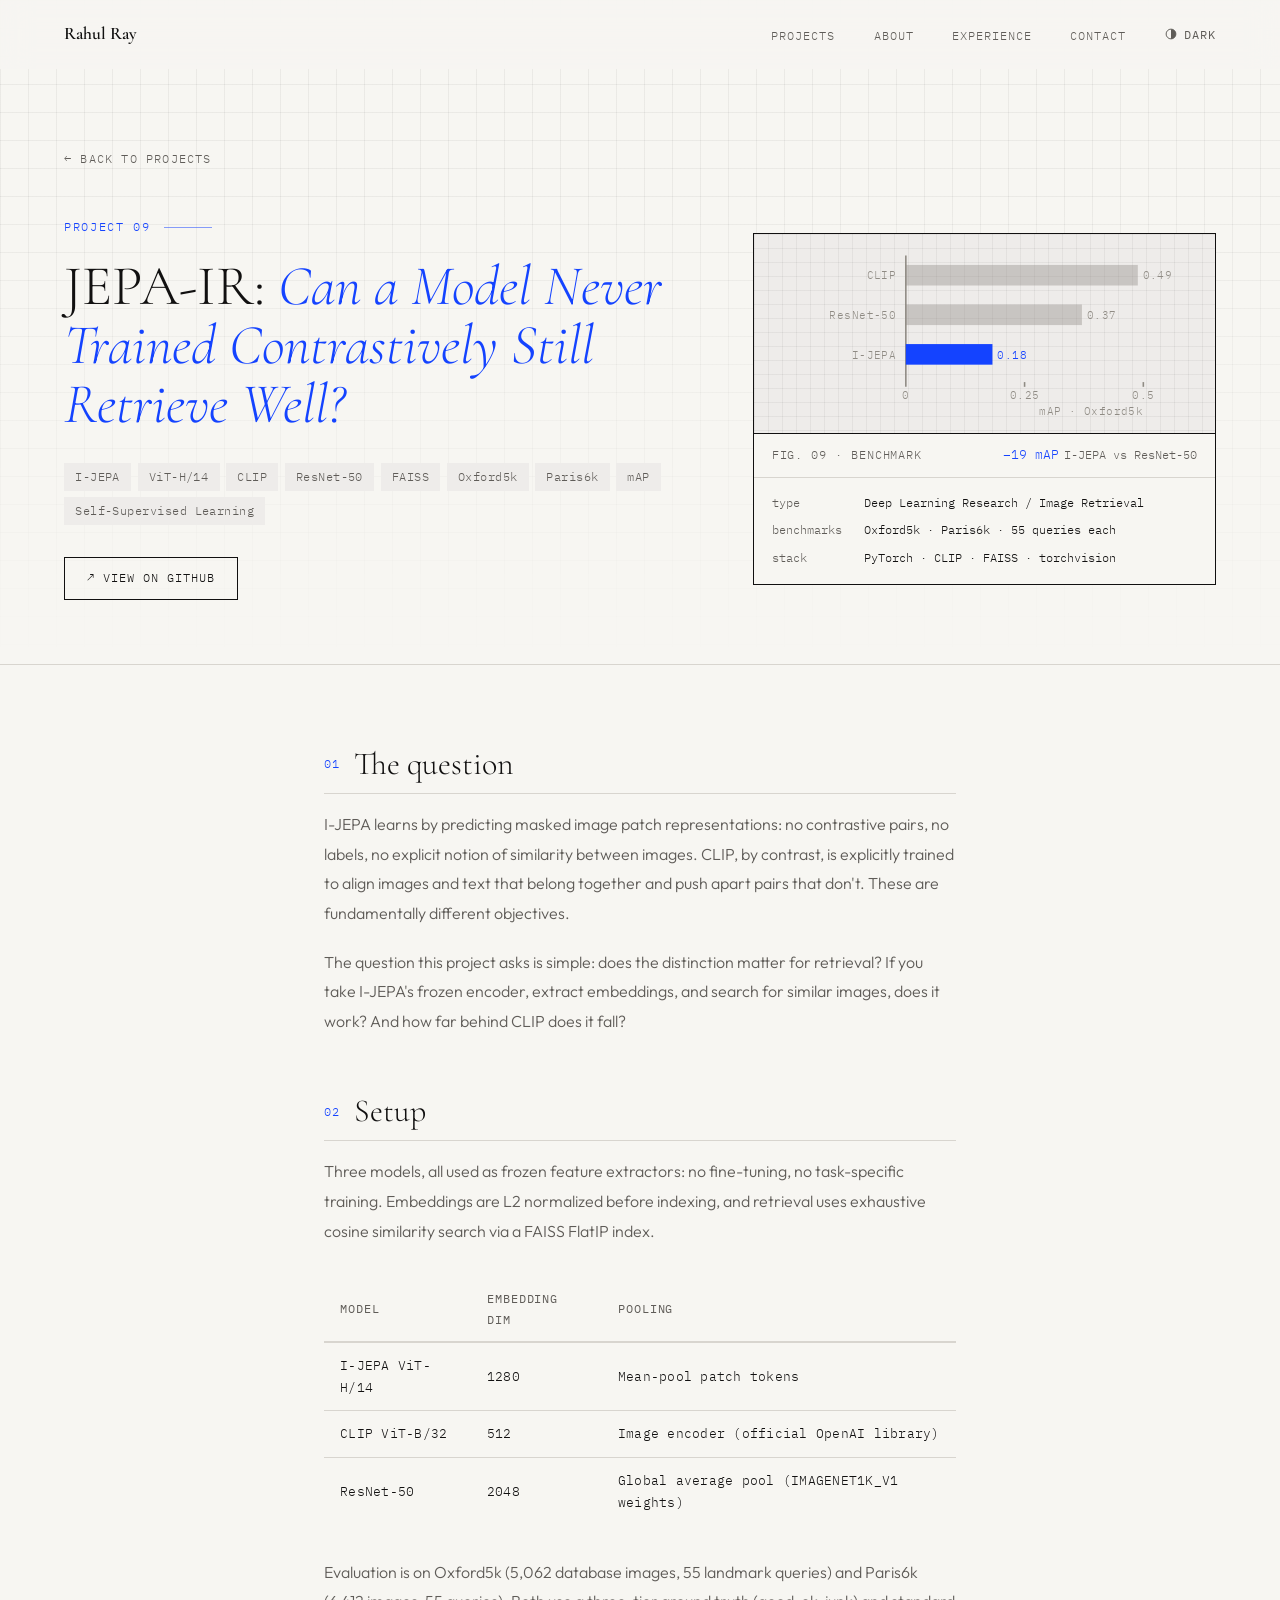
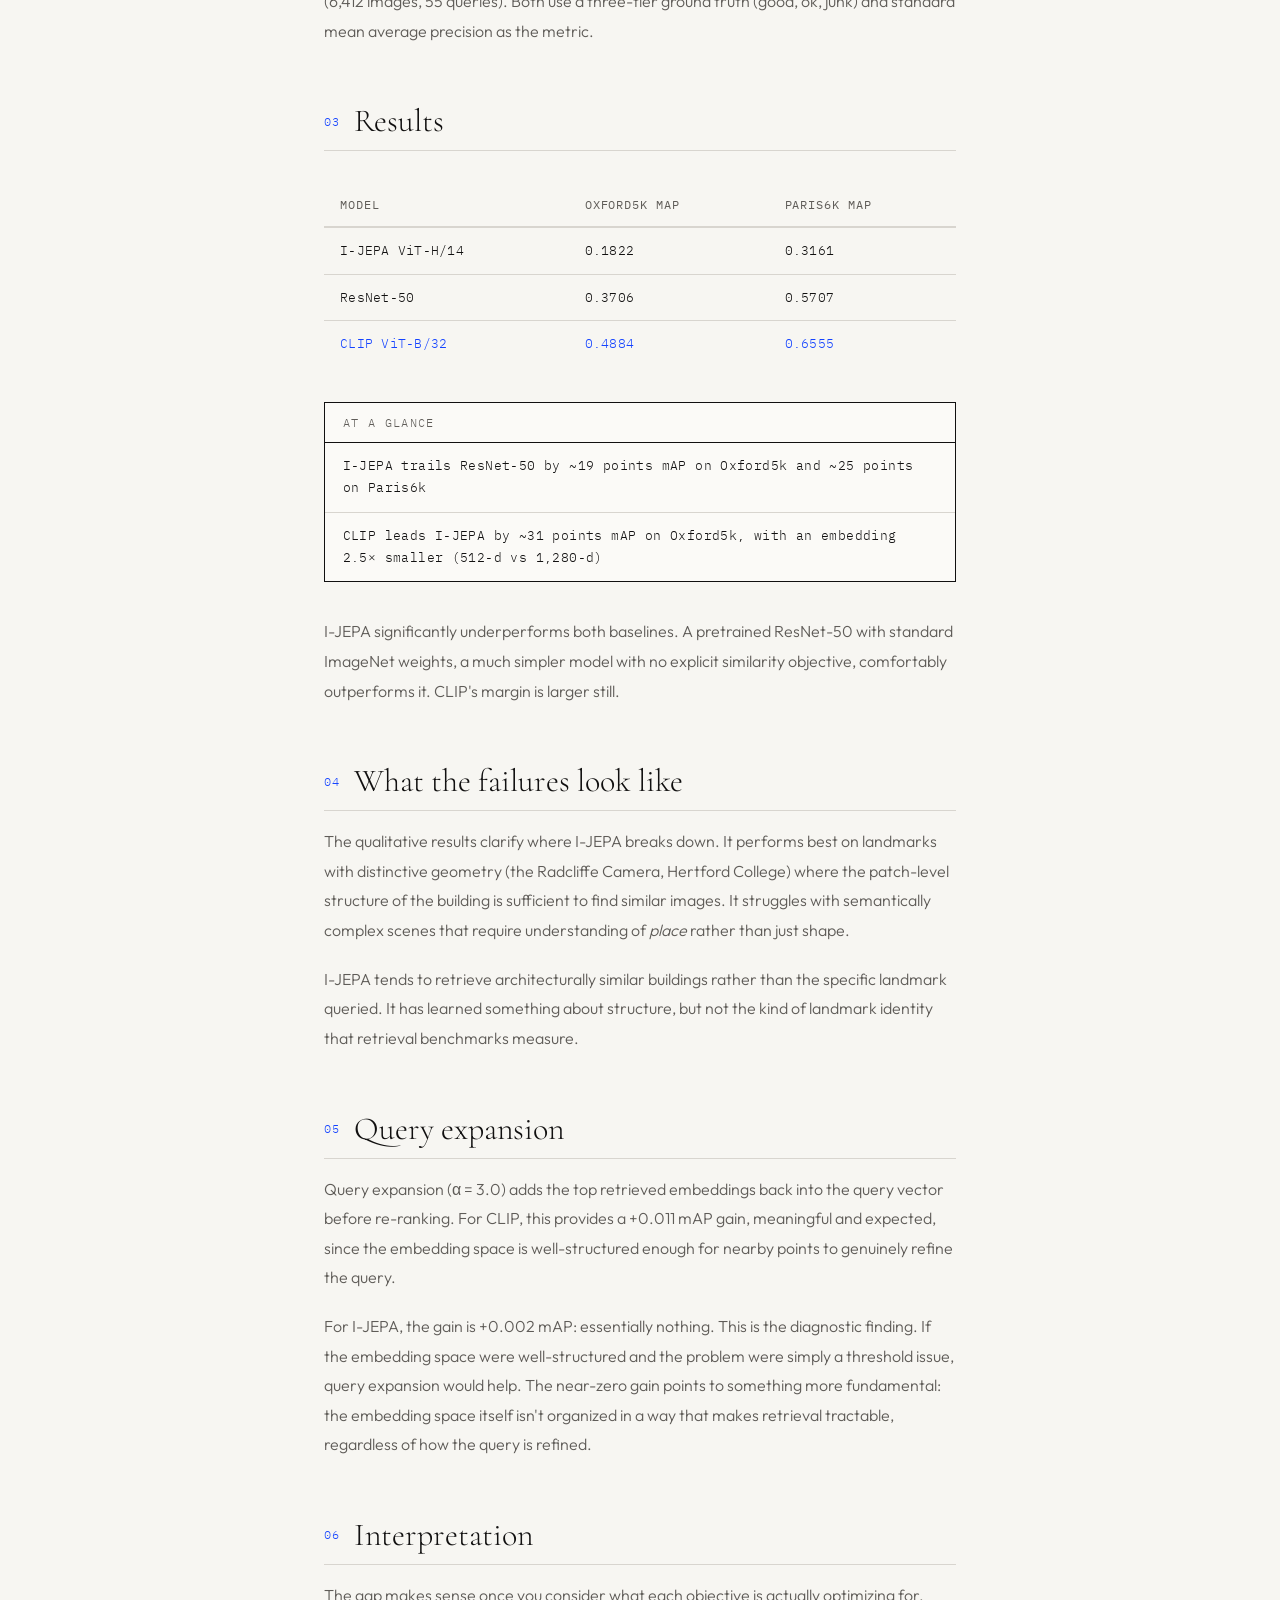
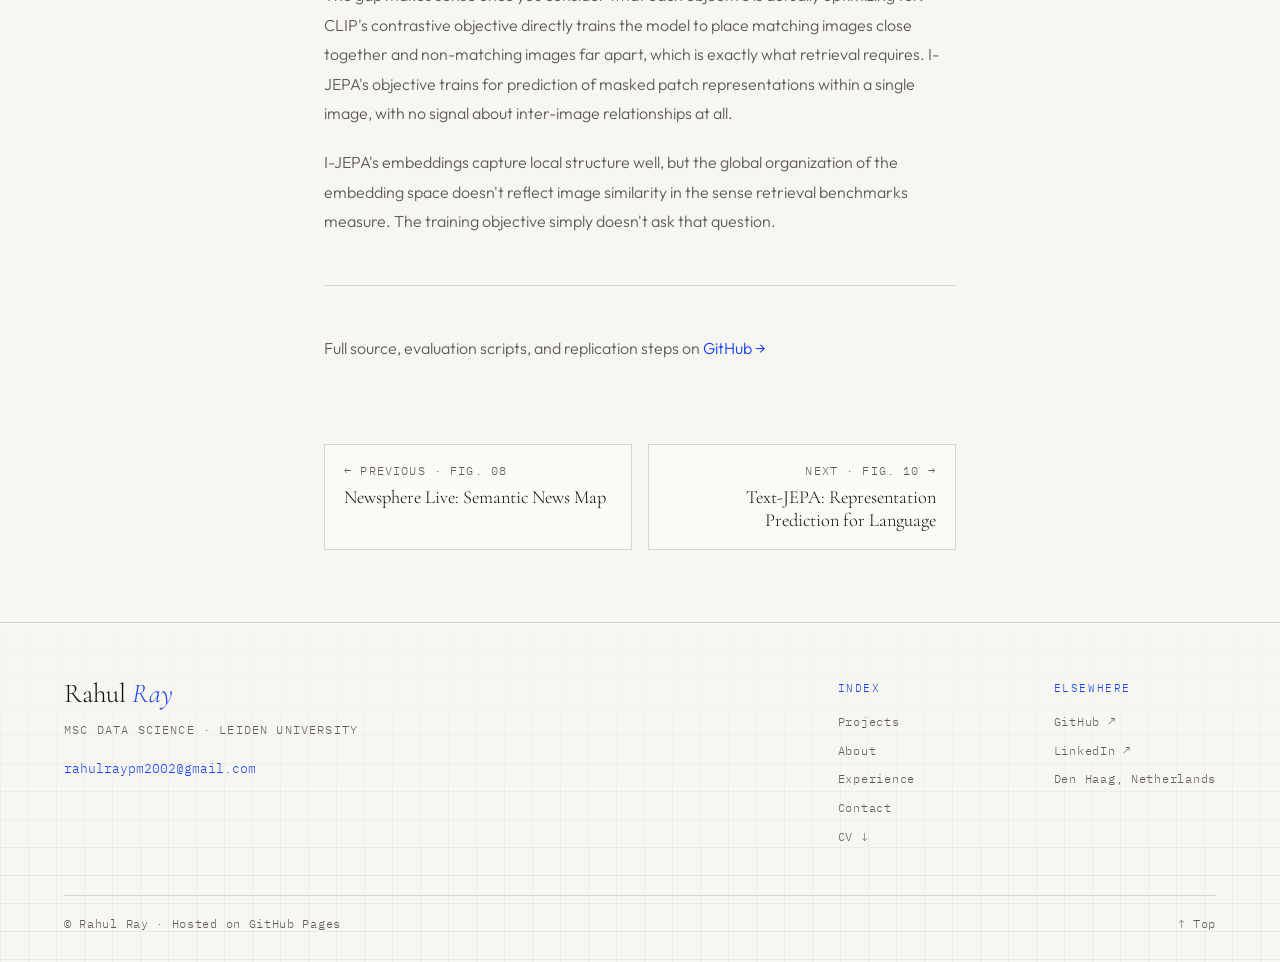
<file: projects/jepa.html>
<!DOCTYPE html>
<html lang="en">
<head>
  <meta charset="UTF-8" />
  <meta name="viewport" content="width=device-width, initial-scale=1.0" />
  <title>JEPA-IR: Image Retrieval Benchmark · Rahul Ray</title>
  <meta name="description" content="Benchmarking I-JEPA as a frozen feature extractor for image retrieval against CLIP and ResNet-50 on Oxford5k and Paris6k. Can a model never trained contrastively still retrieve well?">
  <link rel="canonical" href="https://rahulrayy.github.io/Portfolio/projects/jepa.html">
  <meta property="og:title" content="JEPA-IR: Image Retrieval Benchmark · Rahul Ray">
  <meta property="og:description" content="I-JEPA vs CLIP vs ResNet-50 on Oxford5k and Paris6k landmark retrieval. Can self-supervised representation prediction compete with contrastive learning at retrieval?">
  <meta property="og:type" content="article">
  <meta property="og:url" content="https://rahulrayy.github.io/Portfolio/projects/jepa.html">
  <meta property="og:site_name" content="Rahul Ray">
  <meta property="og:image" content="https://rahulrayy.github.io/Portfolio/assets/og/jepa.png">
  <meta property="og:image:width" content="1200">
  <meta property="og:image:height" content="630">
  <meta property="og:image:alt" content="JEPA-IR: Image Retrieval Benchmark · Rahul Ray">
  <meta name="twitter:card" content="summary_large_image">
  <meta name="twitter:title" content="JEPA-IR: Image Retrieval Benchmark · Rahul Ray">
  <meta name="twitter:description" content="I-JEPA vs CLIP vs ResNet-50 on Oxford5k and Paris6k landmark retrieval. Can self-supervised representation prediction compete with contrastive learning at retrieval?">
  <meta name="twitter:image" content="https://rahulrayy.github.io/Portfolio/assets/og/jepa.png">
  <link rel="icon" href="data:image/svg+xml,<svg xmlns='http://www.w3.org/2000/svg' viewBox='0 0 100 100'><rect width='100' height='100' rx='8' fill='%231443FF'/><text x='50' y='76' font-size='72' text-anchor='middle' fill='white' font-family='Georgia,serif' font-style='italic'>R</text></svg>">
  <link rel="preconnect" href="https://fonts.googleapis.com" />
  <link rel="preconnect" href="https://fonts.gstatic.com" crossorigin />
  <link rel="stylesheet" href="https://fonts.googleapis.com/css2?family=Cormorant+Garamond:ital,wght@0,300;0,400;0,600;1,300&amp;family=IBM+Plex+Mono:wght@300;400&amp;family=Outfit:wght@300;400;500&amp;display=swap" />
  <link rel="stylesheet" href="../style.css?v=2" />
  <link rel="stylesheet" href="project.css?v=2" />
  <script src="../theme.js"></script>
</head>
<body>
  <a class="skip-link" href="#main">Skip to content</a>

  <nav id="nav">
    <div class="nav-logo"><a href="../index.html">Rahul Ray</a></div>
    <ul class="nav-links">
      <li><a href="../index.html#projects">Projects</a></li>
      <li><a href="../index.html#about">About</a></li>
      <li><a href="../index.html#experience">Experience</a></li>
      <li><a href="../index.html#contact">Contact</a></li>
    </ul>
    <button class="nav-toggle" id="navToggle" aria-label="Open menu">
      <span></span><span></span><span></span>
    </button>
  </nav>
  <div class="nav-overlay" id="navOverlay"></div>

  <div class="project-hero" id="main">
    <a href="../index.html#projects" class="back-link">← Back to projects</a>
    <div class="project-hero-grid">
      <div class="project-hero-main">
        <p class="project-hero-label">Project 09</p>
        <h1 class="project-hero-title">JEPA-IR: <em>Can a Model Never Trained Contrastively Still Retrieve Well?</em></h1>
        <div class="hero-tags">
          <span class="h-tag">I-JEPA</span>
          <span class="h-tag">ViT-H/14</span>
          <span class="h-tag">CLIP</span>
          <span class="h-tag">ResNet-50</span>
          <span class="h-tag">FAISS</span>
          <span class="h-tag">Oxford5k</span>
          <span class="h-tag">Paris6k</span>
          <span class="h-tag">mAP</span>
          <span class="h-tag">Self-Supervised Learning</span>
        </div>
        <div class="hero-btns">
          <a href="https://github.com/Rahulrayy/JEPA-IR" target="_blank" class="github-btn" rel="noopener">↗ View on GitHub</a>
        </div>
      </div>
      <aside class="exhibit" aria-label="Project summary">
        <div class="exhibit-fig"><svg viewBox="0 0 240 110" fill="none" stroke="currentColor" stroke-width="1" aria-hidden="true"><path d="M70 6 V86"/><rect x="70" y="12" width="146.5" height="13" fill="currentColor" opacity=".4" stroke="none"/><text x="64.0" y="21.2" text-anchor="end" stroke="none">CLIP</text><text x="219.5" y="21.2" stroke="none">0.49</text><rect x="70" y="37" width="111.2" height="13" fill="currentColor" opacity=".4" stroke="none"/><text x="64.0" y="46.2" text-anchor="end" stroke="none">ResNet-50</text><text x="184.2" y="46.2" stroke="none">0.37</text><rect x="70" y="62" width="54.7" height="13" class="af" stroke="none"/><text x="64.0" y="71.2" text-anchor="end" stroke="none">I-JEPA</text><text x="127.7" y="71.2" stroke="none" class="af">0.18</text><path d="M70.0 86 V89"/><text x="70.0" y="97.0" text-anchor="middle" stroke="none">0</text><path d="M145.0 86 V89"/><text x="145.0" y="97.0" text-anchor="middle" stroke="none">0.25</text><path d="M220.0 86 V89"/><text x="220.0" y="97.0" text-anchor="middle" stroke="none">0.5</text><text x="220.0" y="107.0" text-anchor="end" stroke="none">mAP · Oxford5k</text></svg></div>
        <div class="exhibit-cap"><span>Fig. 09 · Benchmark</span><span class="exhibit-metric">−19 mAP<small>I-JEPA vs ResNet-50</small></span></div>
        <dl class="exhibit-spec">
          <dt>type</dt><dd>Deep Learning Research / Image Retrieval</dd>
          <dt>benchmarks</dt><dd>Oxford5k · Paris6k · 55 queries each</dd>
          <dt>stack</dt><dd>PyTorch · CLIP · FAISS · torchvision</dd>
        </dl>
      </aside>
    </div>
  </div>

  <div class="project-body">

    <h2>The question</h2>
    <p>
      I-JEPA learns by predicting masked image patch representations: no contrastive pairs, no labels,
      no explicit notion of similarity between images. CLIP, by contrast, is explicitly trained to align
      images and text that belong together and push apart pairs that don't. These are fundamentally
      different objectives.
    </p>
    <p>
      The question this project asks is simple: does the distinction matter for retrieval? If you take
      I-JEPA's frozen encoder, extract embeddings, and search for similar images, does it work? And how
      far behind CLIP does it fall?
    </p>

    <h2>Setup</h2>
    <p>
      Three models, all used as frozen feature extractors: no fine-tuning, no task-specific training.
      Embeddings are L2 normalized before indexing, and retrieval uses exhaustive cosine similarity search
      via a FAISS FlatIP index.
    </p>
    <table class="data-table">
      <thead>
        <tr><th>Model</th><th>Embedding Dim</th><th>Pooling</th></tr>
      </thead>
      <tbody>
        <tr><td>I-JEPA ViT-H/14</td><td>1280</td><td>Mean-pool patch tokens</td></tr>
        <tr><td>CLIP ViT-B/32</td><td>512</td><td>Image encoder (official OpenAI library)</td></tr>
        <tr><td>ResNet-50</td><td>2048</td><td>Global average pool (IMAGENET1K_V1 weights)</td></tr>
      </tbody>
    </table>
    <p>
      Evaluation is on Oxford5k (5,062 database images, 55 landmark queries) and Paris6k (6,412 images,
      55 queries). Both use a three-tier ground truth (good, ok, junk) and standard mean average precision
      as the metric.
    </p>

    <h2>Results</h2>

    <table class="data-table">
      <thead>
        <tr><th>Model</th><th>Oxford5k mAP</th><th>Paris6k mAP</th></tr>
      </thead>
      <tbody>
        <tr><td>I-JEPA ViT-H/14</td><td>0.1822</td><td>0.3161</td></tr>
        <tr><td>ResNet-50</td><td>0.3706</td><td>0.5707</td></tr>
        <tr class="highlight"><td>CLIP ViT-B/32</td><td>0.4884</td><td>0.6555</td></tr>
      </tbody>
    </table>

    <div class="result-block">
      <p>I-JEPA trails ResNet-50 by ~19 points mAP on Oxford5k and ~25 points on Paris6k</p>
      <p>CLIP leads I-JEPA by ~31 points mAP on Oxford5k, with an embedding 2.5× smaller (512-d vs 1,280-d)</p>
    </div>

    <p>
      I-JEPA significantly underperforms both baselines. A pretrained ResNet-50 with standard ImageNet
      weights, a much simpler model with no explicit similarity objective, comfortably outperforms it.
      CLIP's margin is larger still.
    </p>

    <h2>What the failures look like</h2>
    <p>
      The qualitative results clarify where I-JEPA breaks down. It performs best on landmarks with
      distinctive geometry (the Radcliffe Camera, Hertford College) where the patch-level structure
      of the building is sufficient to find similar images. It struggles with semantically complex scenes
      that require understanding of <em>place</em> rather than just shape.
    </p>
    <p>
      I-JEPA tends to retrieve architecturally similar buildings rather than the specific landmark
      queried. It has learned something about structure, but not the kind of landmark identity that
      retrieval benchmarks measure.
    </p>

    <h2>Query expansion</h2>
    <p>
      Query expansion (α = 3.0) adds the top retrieved embeddings back into the query vector before
      re-ranking. For CLIP, this provides a +0.011 mAP gain, meaningful and expected, since the
      embedding space is well-structured enough for nearby points to genuinely refine the query.
    </p>
    <p>
      For I-JEPA, the gain is +0.002 mAP: essentially nothing. This is the diagnostic finding. If the
      embedding space were well-structured and the problem were simply a threshold issue, query expansion
      would help. The near-zero gain points to something more fundamental: the embedding space itself
      isn't organized in a way that makes retrieval tractable, regardless of how the query is refined.
    </p>

    <h2>Interpretation</h2>
    <p>
      The gap makes sense once you consider what each objective is actually optimizing for. CLIP's
      contrastive objective directly trains the model to place matching images close together and
      non-matching images far apart, which is exactly what retrieval requires. I-JEPA's objective
      trains for prediction of masked patch representations within a single image, with no signal
      about inter-image relationships at all.
    </p>
    <p>
      I-JEPA's embeddings capture local structure well, but the global organization of the embedding
      space doesn't reflect image similarity in the sense retrieval benchmarks measure. The training
      objective simply doesn't ask that question.
    </p>

    <div class="divider"></div>
    <p>Full source, evaluation scripts, and replication steps on <a href="https://github.com/Rahulrayy/JEPA-IR" target="_blank" rel="noopener">GitHub →</a></p>

  </div>

  <div class="more-work" role="navigation" aria-label="More projects">
    <a class="mw" href="newsphere.html"><span class="mw-cap">← Previous · Fig. 08</span><span class="mw-title">Newsphere Live: Semantic News Map</span></a>
    <a class="mw mw-next" href="jepa-text.html"><span class="mw-cap">Next · Fig. 10 →</span><span class="mw-title">Text-JEPA: Representation Prediction for Language</span></a>
  </div>

  <footer class="site-footer">
    <div class="ft-grid">
      <div class="ft-id">
        <a class="ft-name" href="../index.html">Rahul <em>Ray</em></a>
        <p class="ft-sub">MSc Data Science · Leiden University</p>
        <a class="ft-mail" href="mailto:rahulraypm2002@gmail.com">rahulraypm2002@gmail.com</a>
      </div>
      <div class="ft-col" role="navigation" aria-label="Site">
        <p class="ft-label">Index</p>
        <a href="../index.html#projects">Projects</a>
        <a href="../index.html#about">About</a>
        <a href="../index.html#experience">Experience</a>
        <a href="../index.html#contact">Contact</a>
        <a href="../CV.pdf" download>CV ↓</a>
      </div>
      <div class="ft-col">
        <p class="ft-label">Elsewhere</p>
        <a href="https://github.com/Rahulrayy" target="_blank" rel="noopener">GitHub ↗</a>
        <a href="https://linkedin.com/in/rahul-ray-b67741222" target="_blank" rel="noopener">LinkedIn ↗</a>
        <span>Den Haag, Netherlands</span>
      </div>
    </div>
    <div class="ft-base">
      <span>© Rahul Ray&nbsp;· Hosted on GitHub Pages</span>
      <a href="#" class="ft-top">↑ Top</a>
    </div>
  </footer>

  <script>
    const nav = document.getElementById('nav')
    window.addEventListener('scroll', () => nav.classList.toggle('scrolled', window.scrollY > 30))
    const navToggle = document.getElementById('navToggle')
    const navOverlay = document.getElementById('navOverlay')
    if (navToggle) {
      navToggle.addEventListener('click', () => { nav.classList.toggle('nav-open'); navOverlay.classList.toggle('visible') })
      navOverlay.addEventListener('click', () => { nav.classList.remove('nav-open'); navOverlay.classList.remove('visible') })
      document.querySelectorAll('.nav-links a').forEach(a => a.addEventListener('click', () => { nav.classList.remove('nav-open'); navOverlay.classList.remove('visible') }))
    }
  </script>
  <script data-goatcounter="https://rahulray.goatcounter.com/count" async src="https://gc.zgo.at/count.js"></script>
</body>
</html>
</file>
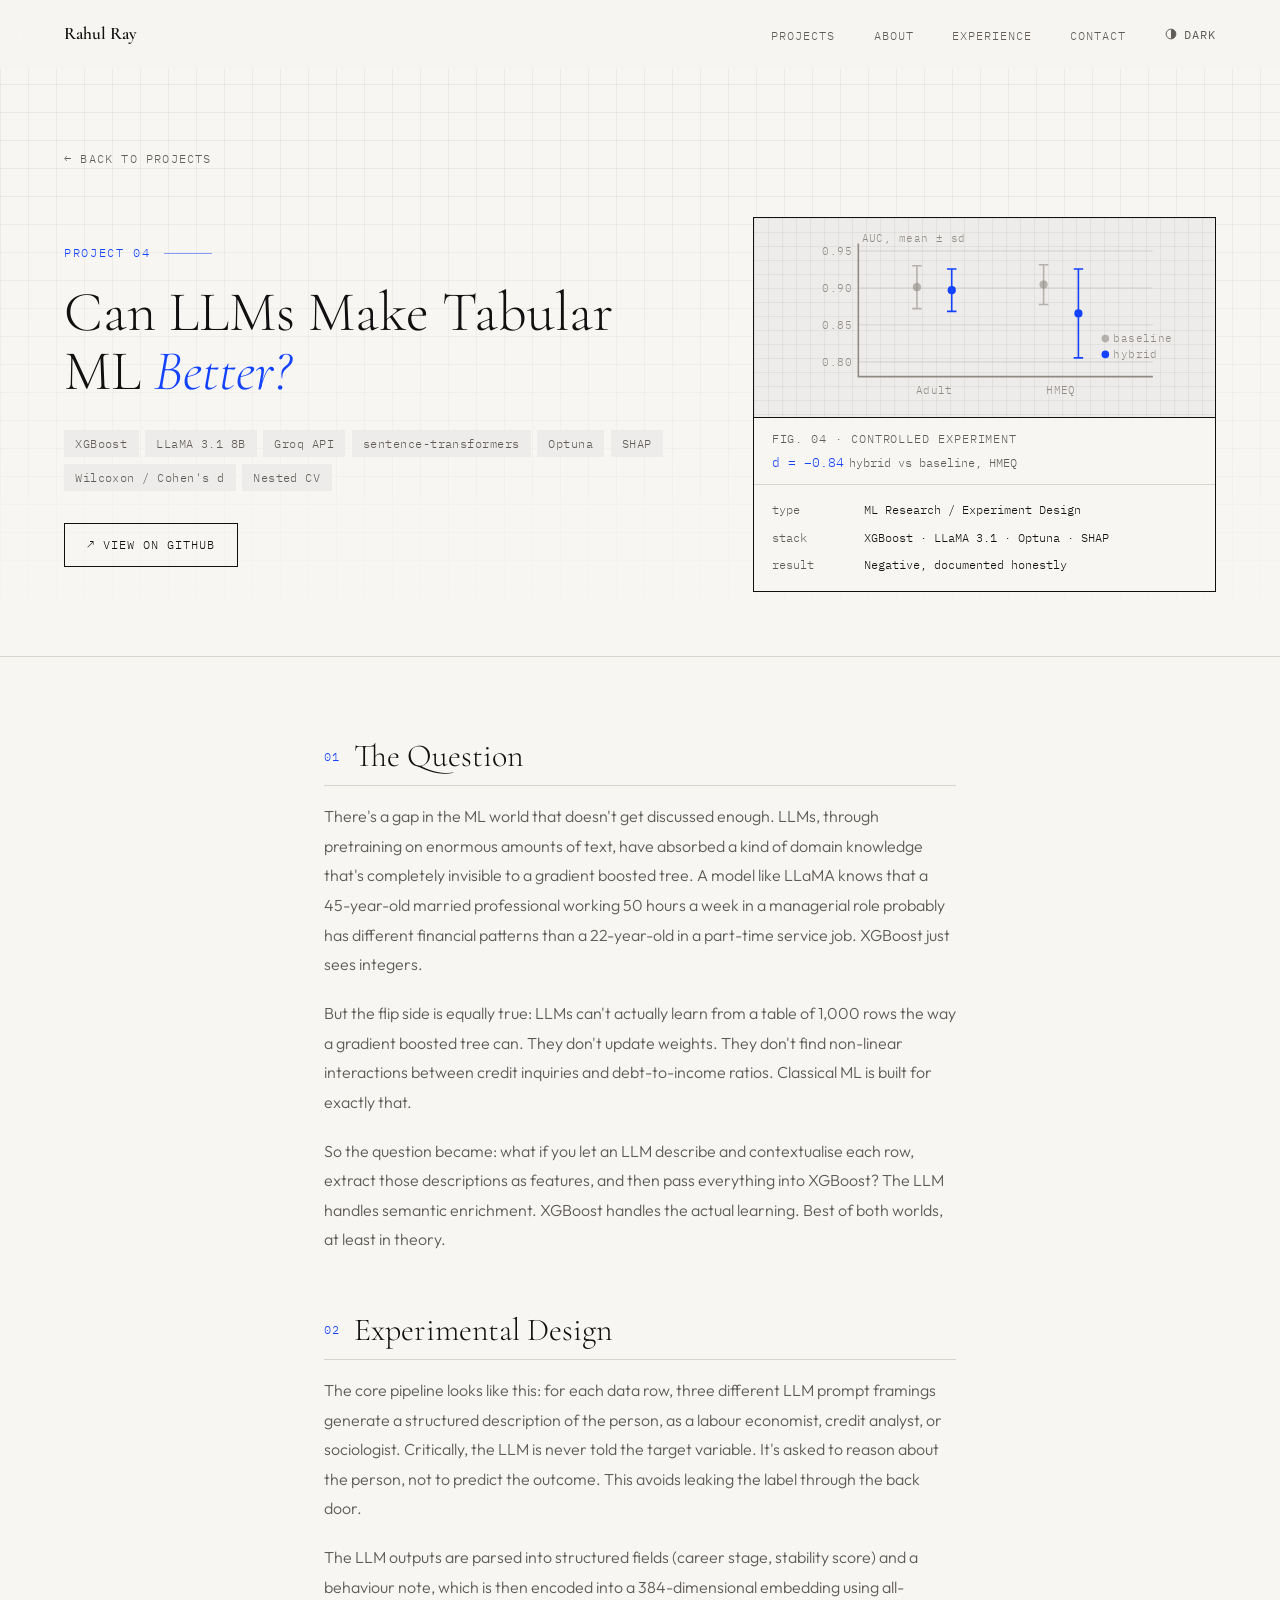
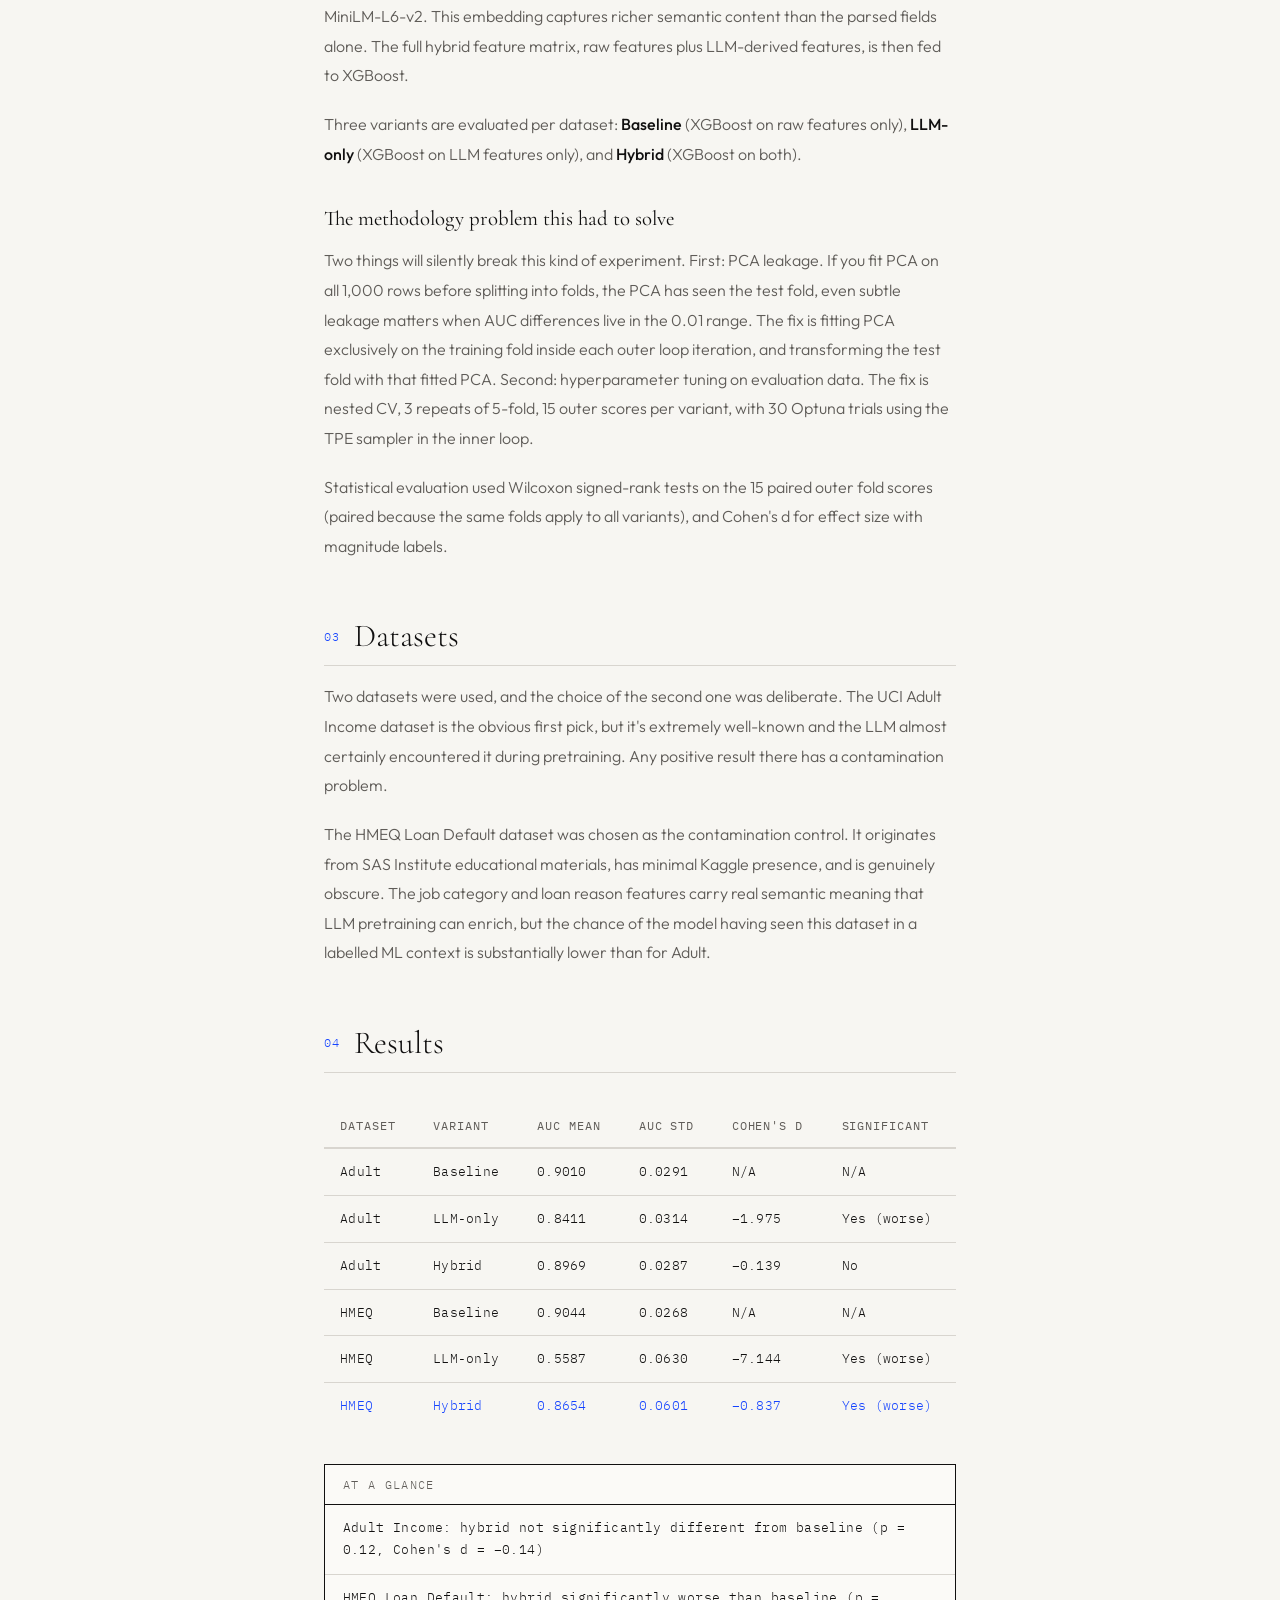
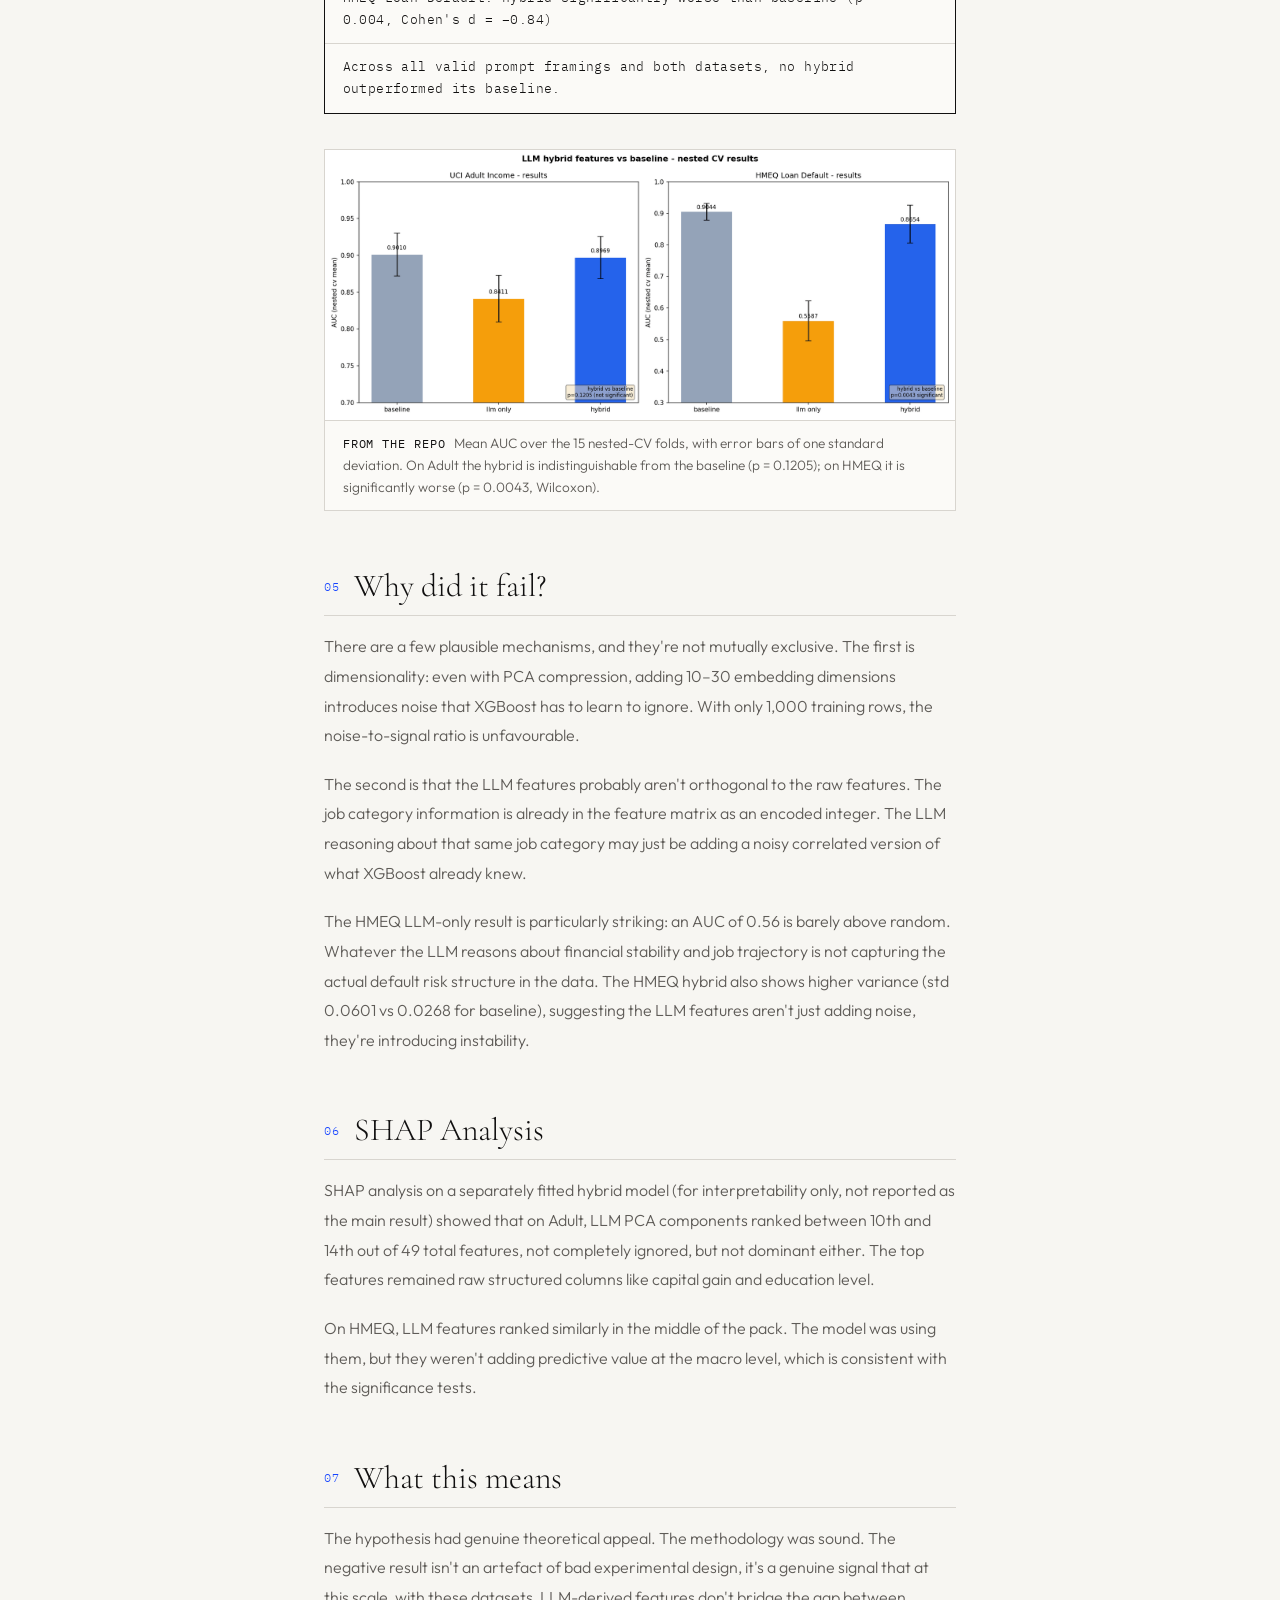
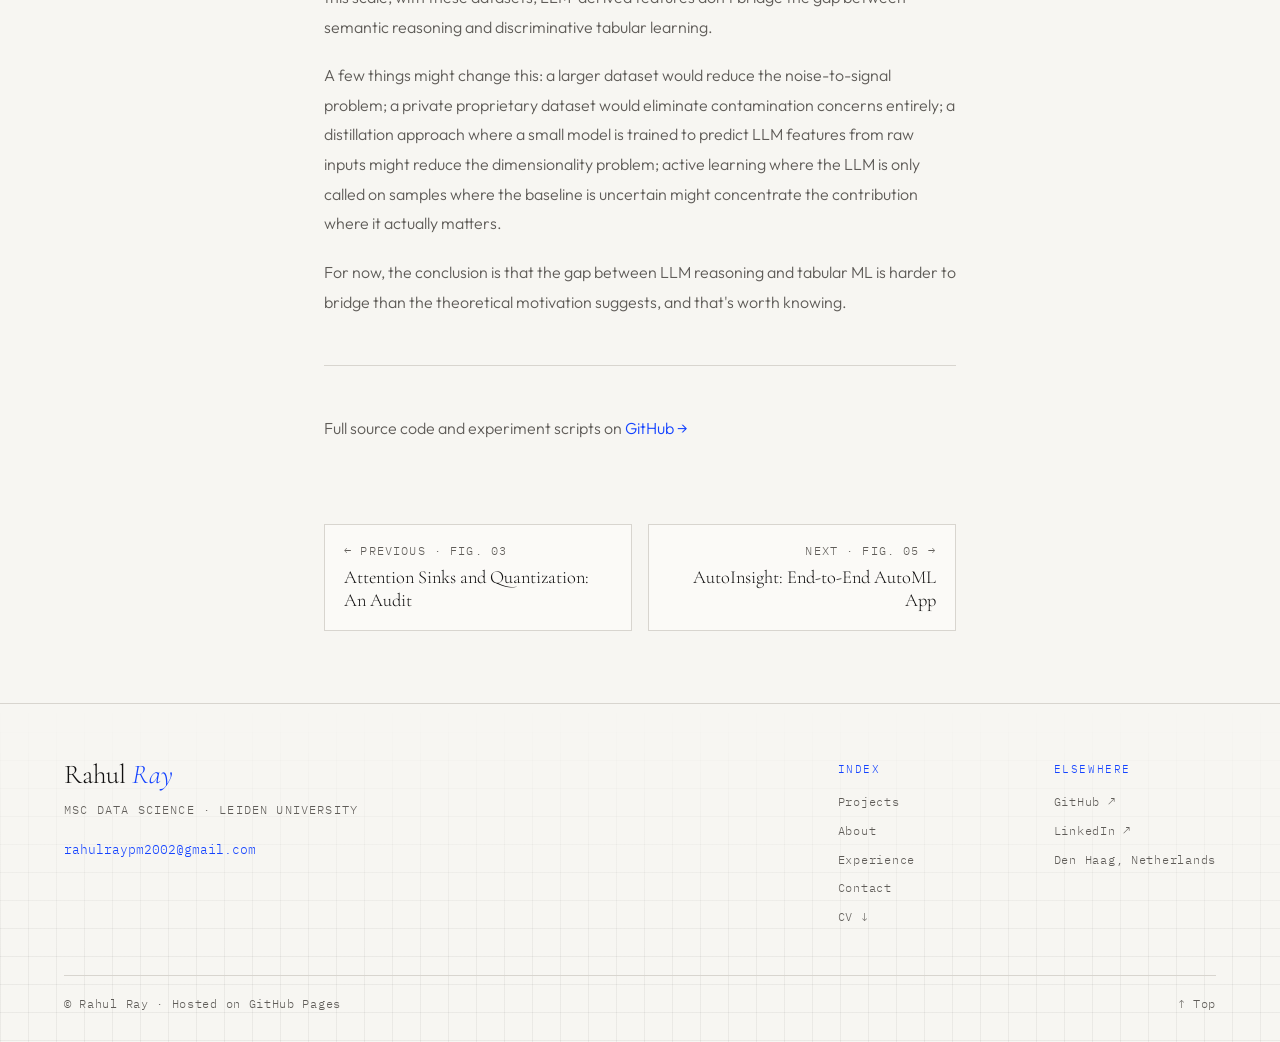
<file: projects/llm-tabular.html>
﻿<!DOCTYPE html>
<html lang="en">
<head>
  <meta charset="UTF-8" />
  <meta name="viewport" content="width=device-width, initial-scale=1.0" />
  <title>Can LLMs Make Tabular ML Better? · Rahul Ray</title>
  <meta name="description" content="A controlled experiment testing whether LLM-generated semantic features improve XGBoost on tabular data. Rigorously evaluated with nested CV, Wilcoxon tests, and Cohen's d. The results went against the hypothesis.">
  <link rel="canonical" href="https://rahulrayy.github.io/Portfolio/projects/llm-tabular.html">
  <meta property="og:title" content="Can LLMs Make Tabular ML Better? · Rahul Ray">
  <meta property="og:description" content="A controlled experiment testing whether LLM-generated semantic features improve XGBoost on tabular data. Negative result, documented honestly.">
  <meta property="og:type" content="article">
  <meta property="og:url" content="https://rahulrayy.github.io/Portfolio/projects/llm-tabular.html">
  <meta property="og:site_name" content="Rahul Ray">
  <meta property="og:image" content="https://rahulrayy.github.io/Portfolio/assets/og/llm-tabular.png">
  <meta property="og:image:width" content="1200">
  <meta property="og:image:height" content="630">
  <meta property="og:image:alt" content="Can LLMs Make Tabular ML Better? · Rahul Ray">
  <meta name="twitter:card" content="summary_large_image">
  <meta name="twitter:title" content="Can LLMs Make Tabular ML Better? · Rahul Ray">
  <meta name="twitter:description" content="A controlled experiment testing whether LLM-generated semantic features improve XGBoost on tabular data. Negative result, documented honestly.">
  <meta name="twitter:image" content="https://rahulrayy.github.io/Portfolio/assets/og/llm-tabular.png">
  <link rel="icon" href="data:image/svg+xml,<svg xmlns='http://www.w3.org/2000/svg' viewBox='0 0 100 100'><rect width='100' height='100' rx='8' fill='%231443FF'/><text x='50' y='76' font-size='72' text-anchor='middle' fill='white' font-family='Georgia,serif' font-style='italic'>R</text></svg>">
  <link rel="preconnect" href="https://fonts.googleapis.com" />
  <link rel="preconnect" href="https://fonts.gstatic.com" crossorigin />
  <link rel="stylesheet" href="https://fonts.googleapis.com/css2?family=Cormorant+Garamond:ital,wght@0,300;0,400;0,600;1,300&amp;family=IBM+Plex+Mono:wght@300;400&amp;family=Outfit:wght@300;400;500&amp;display=swap" />
  <link rel="stylesheet" href="../style.css?v=2" />
  <link rel="stylesheet" href="project.css?v=2" />
  <script src="../theme.js"></script>
</head>
<body>
  <a class="skip-link" href="#main">Skip to content</a>

  <nav id="nav">
    <div class="nav-logo"><a href="../index.html">Rahul Ray</a></div>
    <ul class="nav-links">
      <li><a href="../index.html#projects">Projects</a></li>
      <li><a href="../index.html#about">About</a></li>
      <li><a href="../index.html#experience">Experience</a></li>
      <li><a href="../index.html#contact">Contact</a></li>
    </ul>
    <button class="nav-toggle" id="navToggle" aria-label="Open menu">
      <span></span><span></span><span></span>
    </button>
  </nav>
  <div class="nav-overlay" id="navOverlay"></div>

  <div class="project-hero" id="main">
    <a href="../index.html#projects" class="back-link">← Back to projects</a>
    <div class="project-hero-grid">
      <div class="project-hero-main">
        <p class="project-hero-label">Project 04</p>
        <h1 class="project-hero-title">Can LLMs Make Tabular ML <em>Better?</em></h1>
        <div class="hero-tags">
          <span class="h-tag">XGBoost</span>
          <span class="h-tag">LLaMA 3.1 8B</span>
          <span class="h-tag">Groq API</span>
          <span class="h-tag">sentence-transformers</span>
          <span class="h-tag">Optuna</span>
          <span class="h-tag">SHAP</span>
          <span class="h-tag">Wilcoxon / Cohen's d</span>
          <span class="h-tag">Nested CV</span>
        </div>
        <div class="hero-btns">
          <a href="https://github.com/Rahulrayy/Can-LLMs-Make-Tabular-ML-Better" target="_blank" class="github-btn" rel="noopener">↗ View on GitHub</a>
        </div>
      </div>
      <aside class="exhibit" aria-label="Project summary">
        <div class="exhibit-fig"><svg viewBox="0 0 240 110" fill="none" stroke="currentColor" stroke-width="1" aria-hidden="true"><path d="M40 82.7 H226" opacity=".18"/><text x="36.0" y="85.1" text-anchor="end" stroke="none">0.80</text><path d="M40 59.3 H226" opacity=".18"/><text x="36.0" y="61.7" text-anchor="end" stroke="none">0.85</text><path d="M40 36.0 H226" opacity=".18"/><text x="36.0" y="38.4" text-anchor="end" stroke="none">0.90</text><path d="M40 12.7 H226" opacity=".18"/><text x="36.0" y="15.1" text-anchor="end" stroke="none">0.95</text><path d="M40 8 V92 H226"/><path d="M77 49.1 V22.0 M74 49.1 H80 M74 22.0 H80" opacity=".6"/><circle cx="77" cy="35.5" r="2.6" fill="currentColor" opacity=".6" stroke="none"/><path d="M99 50.8 V24.1 M96 50.8 H102 M96 24.1 H102" class="a"/><circle cx="99" cy="37.4" r="2.6" class="af" stroke="none"/><text x="88.0" y="103.0" text-anchor="middle" stroke="none">Adult</text><path d="M157 46.5 V21.4 M154 46.5 H160 M154 21.4 H160" opacity=".6"/><circle cx="157" cy="33.9" r="2.6" fill="currentColor" opacity=".6" stroke="none"/><path d="M179 80.2 V24.1 M176 80.2 H182 M176 24.1 H182" class="a"/><circle cx="179" cy="52.1" r="2.6" class="af" stroke="none"/><text x="168.0" y="103.0" text-anchor="middle" stroke="none">HMEQ</text><text x="42.0" y="7.0" stroke="none">AUC, mean ± sd</text><circle cx="196" cy="68" r="2.4" fill="currentColor" opacity=".6" stroke="none"/><text x="201.0" y="70.4" stroke="none">baseline</text><circle cx="196" cy="78" r="2.4" class="af" stroke="none"/><text x="201.0" y="80.4" stroke="none">hybrid</text></svg></div>
        <div class="exhibit-cap"><span>Fig. 04 · Controlled experiment</span><span class="exhibit-metric">d = −0.84<small>hybrid vs baseline, HMEQ</small></span></div>
        <dl class="exhibit-spec">
          <dt>type</dt><dd>ML Research / Experiment Design</dd>
          <dt>stack</dt><dd>XGBoost · LLaMA 3.1 · Optuna · SHAP</dd>
          <dt>result</dt><dd>Negative, documented honestly</dd>
        </dl>
      </aside>
    </div>
  </div>

  <div class="project-body">

    <h2>The Question</h2>
    <p>
      There's a gap in the ML world that doesn't get discussed enough. LLMs, through pretraining on
      enormous amounts of text, have absorbed a kind of domain knowledge that's completely invisible to 
      a gradient boosted tree. A model like LLaMA knows that a 45-year-old married professional working
      50 hours a week in a managerial role probably has different financial patterns than a 22-year-old 
      in a part-time service job. XGBoost just sees integers.
    </p>
    <p>
      But the flip side is equally true: LLMs can't actually learn from a table of 1,000 rows the way 
      a gradient boosted tree can. They don't update weights. They don't find non-linear interactions 
      between credit inquiries and debt-to-income ratios. Classical ML is built for exactly that.
    </p>
    <p>
      So the question became: what if you let an LLM describe and contextualise each row, extract those 
      descriptions as features, and then pass everything into XGBoost? The LLM handles semantic enrichment.
      XGBoost handles the actual learning. Best of both worlds, at least in theory.
    </p>

    <h2>Experimental Design</h2>
    <p>
      The core pipeline looks like this: for each data row, three different LLM prompt framings generate 
      a structured description of the person, as a labour economist, credit analyst, or sociologist. 
      Critically, the LLM is never told the target variable. It's asked to reason about the person, not 
      to predict the outcome. This avoids leaking the label through the back door.
    </p>
    <p>
      The LLM outputs are parsed into structured fields (career stage, stability score) and a behaviour 
      note, which is then encoded into a 384-dimensional embedding using all-MiniLM-L6-v2. This embedding 
      captures richer semantic content than the parsed fields alone. The full hybrid feature matrix, raw 
      features plus LLM-derived features, is then fed to XGBoost.
    </p>
    <p>
      Three variants are evaluated per dataset: <strong>Baseline</strong> (XGBoost on raw features only), 
      <strong>LLM-only</strong> (XGBoost on LLM features only), and <strong>Hybrid</strong> (XGBoost on both).
    </p>

    <h3>The methodology problem this had to solve</h3>
    <p>
      Two things will silently break this kind of experiment. First: PCA leakage. If you fit PCA on all 
      1,000 rows before splitting into folds, the PCA has seen the test fold, even subtle leakage matters 
      when AUC differences live in the 0.01 range. The fix is fitting PCA exclusively on the training fold 
      inside each outer loop iteration, and transforming the test fold with that fitted PCA. Second: 
      hyperparameter tuning on evaluation data. The fix is nested CV, 3 repeats of 5-fold, 15 outer 
      scores per variant, with 30 Optuna trials using the TPE sampler in the inner loop.
    </p>
    <p>
      Statistical evaluation used Wilcoxon signed-rank tests on the 15 paired outer fold scores (paired 
      because the same folds apply to all variants), and Cohen's d for effect size with magnitude labels.
    </p>

    <h2>Datasets</h2>
    <p>
      Two datasets were used, and the choice of the second one was deliberate. The UCI Adult Income 
      dataset is the obvious first pick, but it's extremely well-known and the LLM almost certainly 
      encountered it during pretraining. Any positive result there has a contamination problem.
    </p>
    <p>
      The HMEQ Loan Default dataset was chosen as the contamination control. It originates from SAS 
      Institute educational materials, has minimal Kaggle presence, and is genuinely obscure. The 
      job category and loan reason features carry real semantic meaning that LLM pretraining can 
      enrich, but the chance of the model having seen this dataset in a labelled ML context is 
      substantially lower than for Adult.
    </p>

    <h2>Results</h2>

    <table class="data-table">
      <thead>
        <tr>
          <th>Dataset</th><th>Variant</th><th>AUC Mean</th><th>AUC Std</th><th>Cohen's d</th><th>Significant</th>
        </tr>
      </thead>
      <tbody>
        <tr><td>Adult</td><td>Baseline</td><td>0.9010</td><td>0.0291</td><td>N/A</td><td>N/A</td></tr>
        <tr><td>Adult</td><td>LLM-only</td><td>0.8411</td><td>0.0314</td><td>−1.975</td><td>Yes (worse)</td></tr>
        <tr><td>Adult</td><td>Hybrid</td><td>0.8969</td><td>0.0287</td><td>−0.139</td><td>No</td></tr>
        <tr><td>HMEQ</td><td>Baseline</td><td>0.9044</td><td>0.0268</td><td>N/A</td><td>N/A</td></tr>
        <tr><td>HMEQ</td><td>LLM-only</td><td>0.5587</td><td>0.0630</td><td>−7.144</td><td>Yes (worse)</td></tr>
        <tr class="highlight"><td>HMEQ</td><td>Hybrid</td><td>0.8654</td><td>0.0601</td><td>−0.837</td><td>Yes (worse)</td></tr>
      </tbody>
    </table>

    <div class="result-block">
      <p>Adult Income: hybrid not significantly different from baseline (p = 0.12, Cohen's d = −0.14)</p>
      <p>HMEQ Loan Default: hybrid significantly worse than baseline (p = 0.004, Cohen's d = −0.84)</p>
      <p>Across all valid prompt framings and both datasets, no hybrid outperformed its baseline.</p>
    </div>

    <figure class="result-fig">
      <img src="../assets/fig/llm-tabular.png" width="1600" height="686" alt="Bar charts of nested-CV AUC for baseline, LLM-only and hybrid models on Adult and HMEQ" loading="lazy">
      <figcaption><b>From the repo</b>Mean AUC over the 15 nested-CV folds, with error bars of one standard deviation. On Adult the hybrid is indistinguishable from the baseline (p = 0.1205); on HMEQ it is significantly worse (p = 0.0043, Wilcoxon).</figcaption>
    </figure>

    <h2>Why did it fail?</h2>
    <p>
      There are a few plausible mechanisms, and they're not mutually exclusive. The first is dimensionality: 
      even with PCA compression, adding 10–30 embedding dimensions introduces noise that XGBoost has to 
      learn to ignore. With only 1,000 training rows, the noise-to-signal ratio is unfavourable.
    </p>
    <p>
      The second is that the LLM features probably aren't orthogonal to the raw features. The job category 
      information is already in the feature matrix as an encoded integer. The LLM reasoning about that same 
      job category may just be adding a noisy correlated version of what XGBoost already knew.
    </p>
    <p>
      The HMEQ LLM-only result is particularly striking: an AUC of 0.56 is barely above random. Whatever 
      the LLM reasons about financial stability and job trajectory is not capturing the actual default risk 
      structure in the data. The HMEQ hybrid also shows higher variance (std 0.0601 vs 0.0268 for baseline), 
      suggesting the LLM features aren't just adding noise, they're introducing instability.
    </p>

    <h2>SHAP Analysis</h2>
    <p>
      SHAP analysis on a separately fitted hybrid model (for interpretability only, not reported as the main result) 
      showed that on Adult, LLM PCA components ranked between 10th and 14th out of 49 total features, not 
      completely ignored, but not dominant either. The top features remained raw structured columns like 
      capital gain and education level.
    </p>
    <p>
      On HMEQ, LLM features ranked similarly in the middle of the pack. The model was using them, 
      but they weren't adding predictive value at the macro level, which is consistent with the 
      significance tests.
    </p>

    <h2>What this means</h2>
    <p>
      The hypothesis had genuine theoretical appeal. The methodology was sound. The negative result 
      isn't an artefact of bad experimental design, it's a genuine signal that at this scale, with 
      these datasets, LLM-derived features don't bridge the gap between semantic reasoning and 
      discriminative tabular learning.
    </p>
    <p>
      A few things might change this: a larger dataset would reduce the noise-to-signal problem; a 
      private proprietary dataset would eliminate contamination concerns entirely; a distillation 
      approach where a small model is trained to predict LLM features from raw inputs might reduce 
      the dimensionality problem; active learning where the LLM is only called on samples where the 
      baseline is uncertain might concentrate the contribution where it actually matters.
    </p>
    <p>
      For now, the conclusion is that the gap between LLM reasoning and tabular ML is harder to bridge
      than the theoretical motivation suggests, and that's worth knowing.
    </p>

    <div class="divider"></div>
    <p>Full source code and experiment scripts on <a href="https://github.com/Rahulrayy/Can-LLMs-Make-Tabular-ML-Better" target="_blank" rel="noopener">GitHub →</a></p>

  </div>

  <div class="more-work" role="navigation" aria-label="More projects">
    <a class="mw" href="attention-sinks-quant.html"><span class="mw-cap">← Previous · Fig. 03</span><span class="mw-title">Attention Sinks and Quantization: An Audit</span></a>
    <a class="mw mw-next" href="autoinsight.html"><span class="mw-cap">Next · Fig. 05 →</span><span class="mw-title">AutoInsight: End-to-End AutoML App</span></a>
  </div>

  <footer class="site-footer">
    <div class="ft-grid">
      <div class="ft-id">
        <a class="ft-name" href="../index.html">Rahul <em>Ray</em></a>
        <p class="ft-sub">MSc Data Science · Leiden University</p>
        <a class="ft-mail" href="mailto:rahulraypm2002@gmail.com">rahulraypm2002@gmail.com</a>
      </div>
      <div class="ft-col" role="navigation" aria-label="Site">
        <p class="ft-label">Index</p>
        <a href="../index.html#projects">Projects</a>
        <a href="../index.html#about">About</a>
        <a href="../index.html#experience">Experience</a>
        <a href="../index.html#contact">Contact</a>
        <a href="../CV.pdf" download>CV ↓</a>
      </div>
      <div class="ft-col">
        <p class="ft-label">Elsewhere</p>
        <a href="https://github.com/Rahulrayy" target="_blank" rel="noopener">GitHub ↗</a>
        <a href="https://linkedin.com/in/rahul-ray-b67741222" target="_blank" rel="noopener">LinkedIn ↗</a>
        <span>Den Haag, Netherlands</span>
      </div>
    </div>
    <div class="ft-base">
      <span>© Rahul Ray&nbsp;· Hosted on GitHub Pages</span>
      <a href="#" class="ft-top">↑ Top</a>
    </div>
  </footer>

  <script>
    const nav = document.getElementById('nav')
    window.addEventListener('scroll', () => nav.classList.toggle('scrolled', window.scrollY > 30))
    const navToggle = document.getElementById('navToggle')
    const navOverlay = document.getElementById('navOverlay')
    if (navToggle) {
      navToggle.addEventListener('click', () => { nav.classList.toggle('nav-open'); navOverlay.classList.toggle('visible') })
      navOverlay.addEventListener('click', () => { nav.classList.remove('nav-open'); navOverlay.classList.remove('visible') })
      document.querySelectorAll('.nav-links a').forEach(a => a.addEventListener('click', () => { nav.classList.remove('nav-open'); navOverlay.classList.remove('visible') }))
    }
  </script>
  <script data-goatcounter="https://rahulray.goatcounter.com/count" async src="https://gc.zgo.at/count.js"></script>
</body>
</html>
</file>
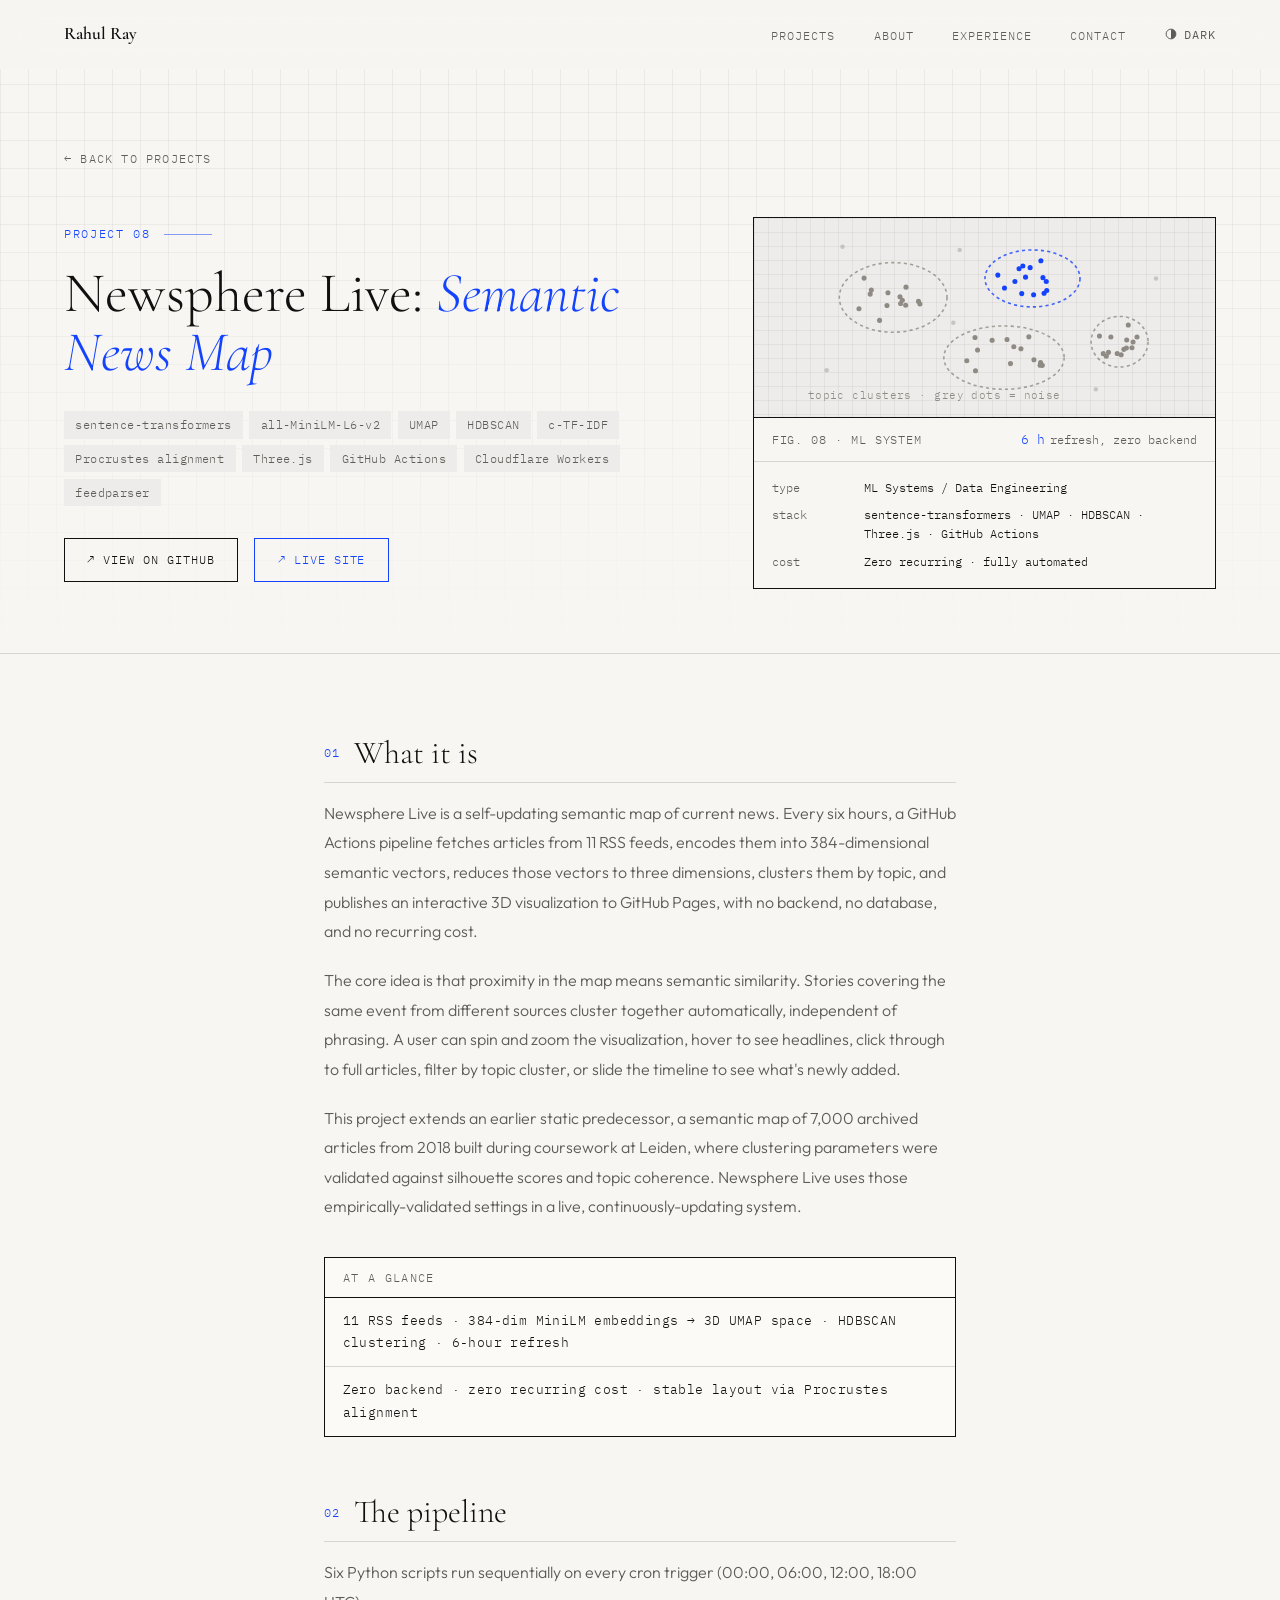
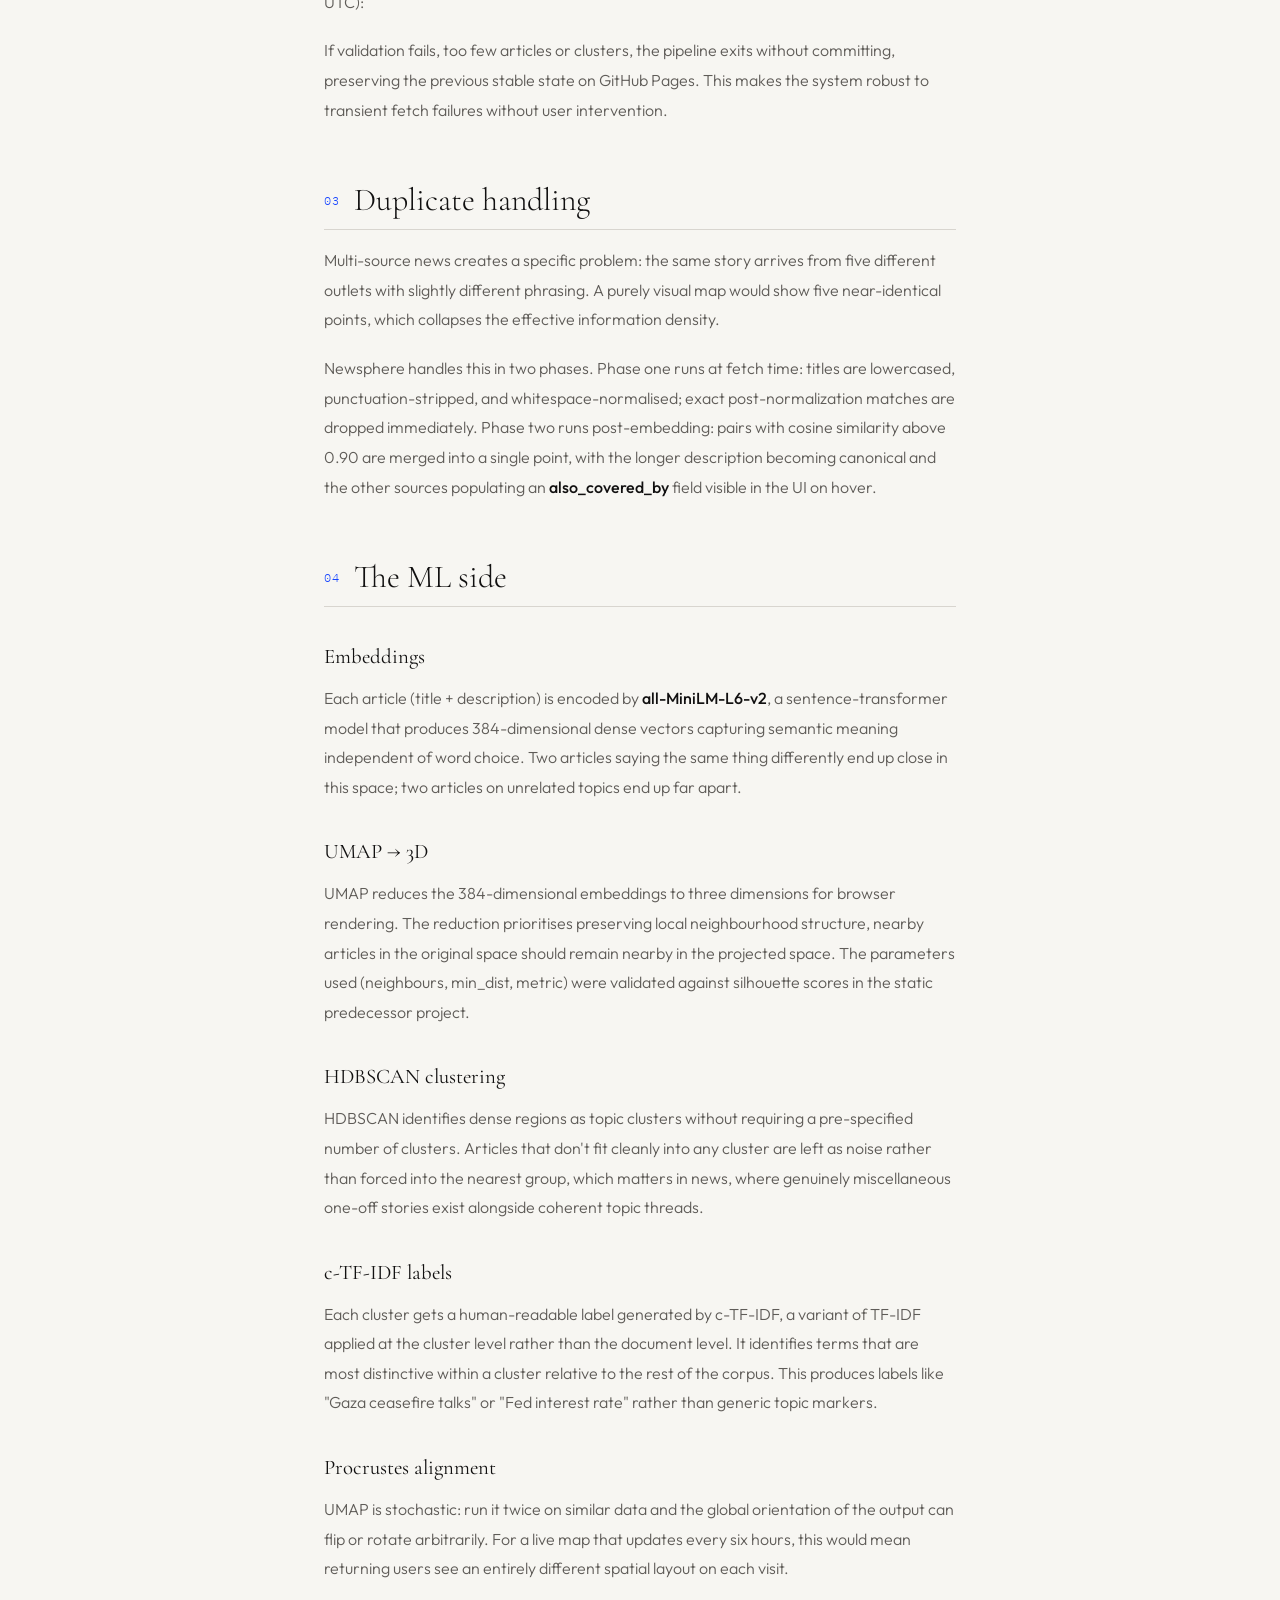
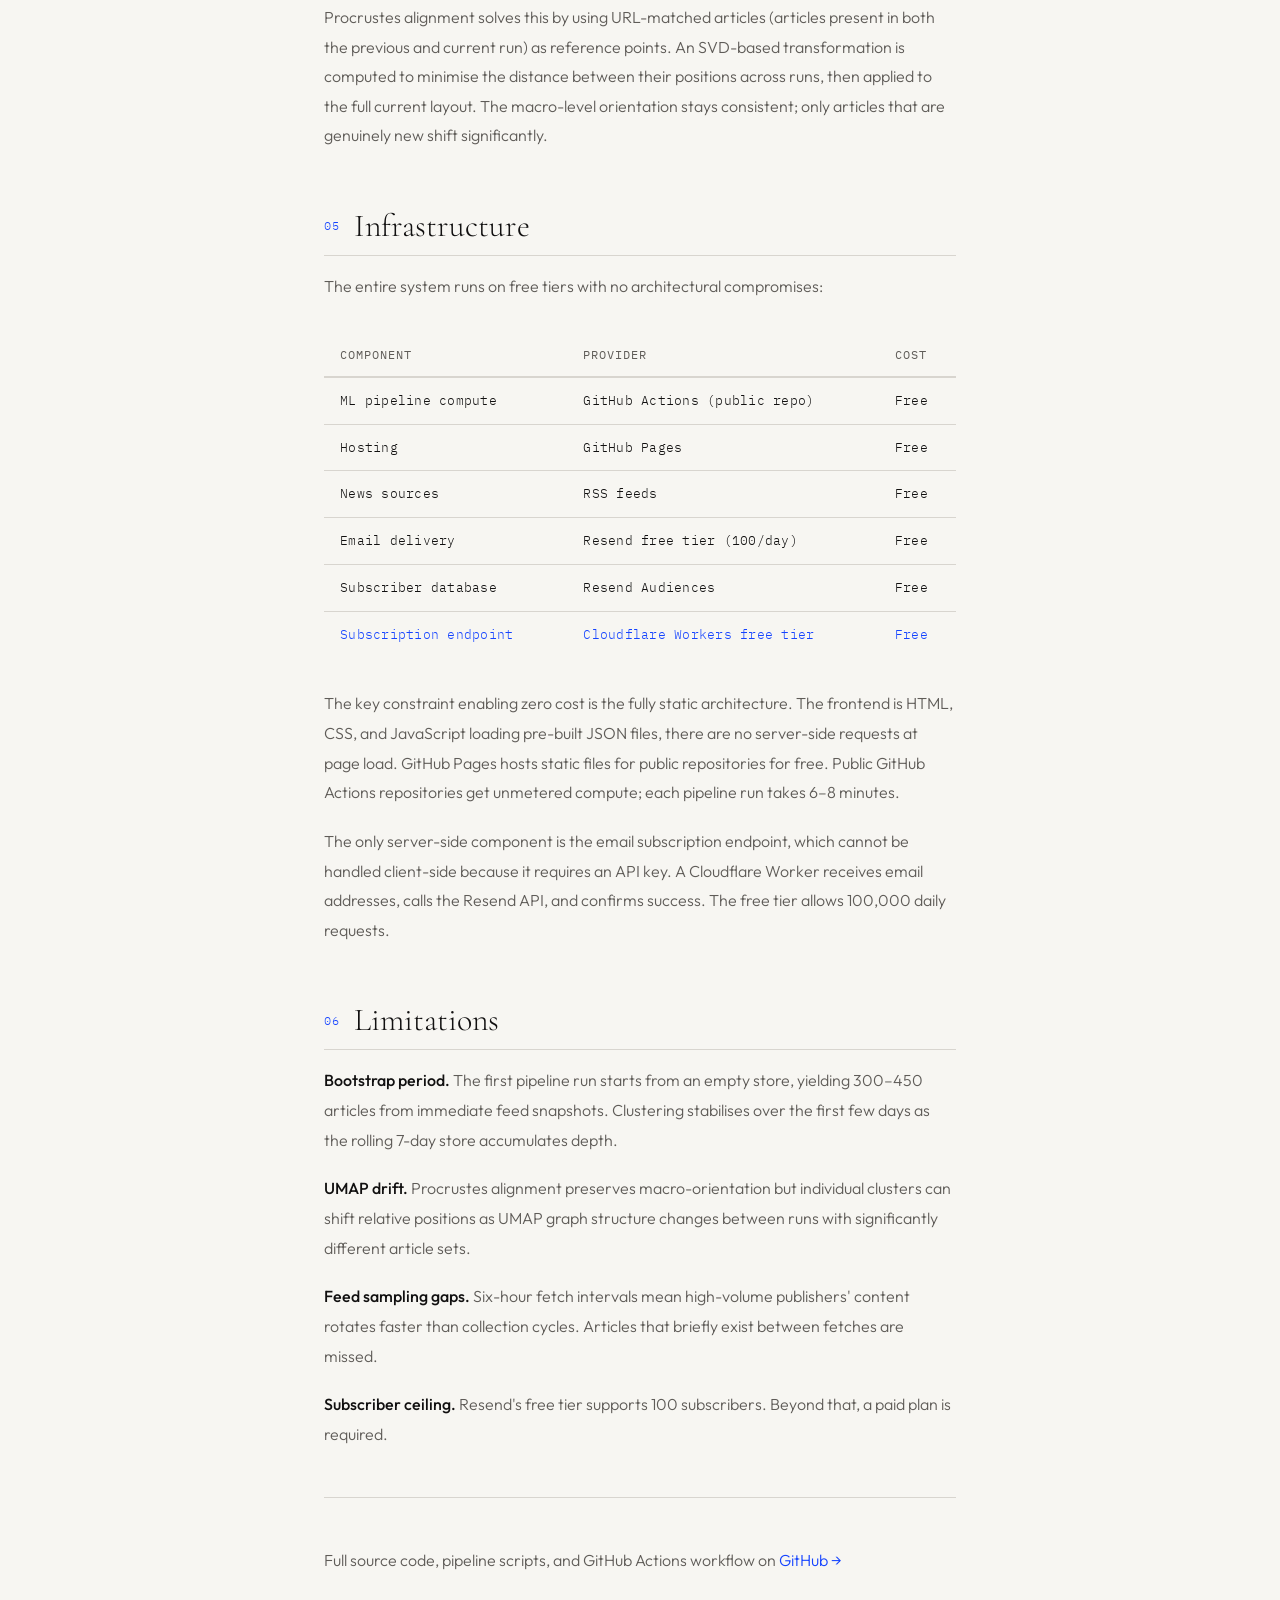
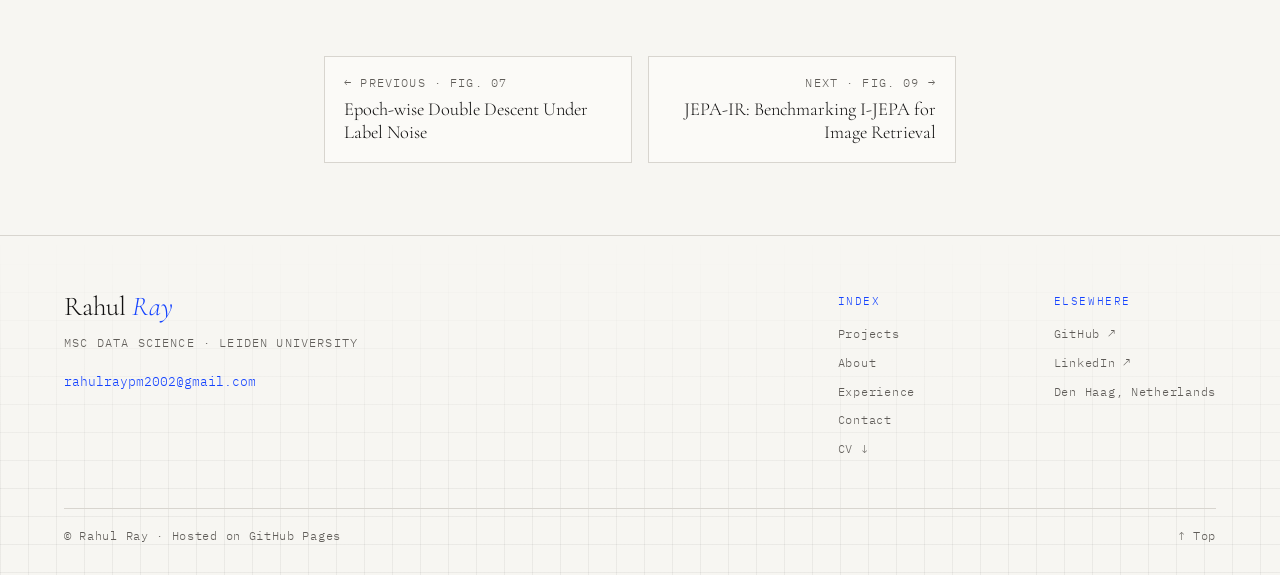
<file: projects/newsphere.html>
﻿<!DOCTYPE html>
<html lang="en">
<head>
  <meta charset="UTF-8" />
  <meta name="viewport" content="width=device-width, initial-scale=1.0" />
  <title>Newsphere Live · Rahul Ray</title>
  <meta name="description" content="Newsphere Live: a self-updating 3D semantic news map. Fetches 11 RSS feeds every 6 hours, embeds via MiniLM, clusters with HDBSCAN, and publishes to GitHub Pages. Zero backend, zero cost.">
  <link rel="canonical" href="https://rahulrayy.github.io/Portfolio/projects/newsphere.html">
  <meta property="og:title" content="Newsphere Live: Semantic News Map · Rahul Ray">
  <meta property="og:description" content="A self-updating 3D semantic map of current news. Zero backend, zero cost. Powered by sentence-transformers, UMAP, HDBSCAN, and GitHub Actions.">
  <meta property="og:type" content="article">
  <meta property="og:url" content="https://rahulrayy.github.io/Portfolio/projects/newsphere.html">
  <meta property="og:site_name" content="Rahul Ray">
  <meta property="og:image" content="https://rahulrayy.github.io/Portfolio/assets/og/newsphere.png">
  <meta property="og:image:width" content="1200">
  <meta property="og:image:height" content="630">
  <meta property="og:image:alt" content="Newsphere Live: Semantic News Map · Rahul Ray">
  <meta name="twitter:card" content="summary_large_image">
  <meta name="twitter:title" content="Newsphere Live: Semantic News Map · Rahul Ray">
  <meta name="twitter:description" content="A self-updating 3D semantic map of current news. Zero backend, zero cost. Powered by sentence-transformers, UMAP, HDBSCAN, and GitHub Actions.">
  <meta name="twitter:image" content="https://rahulrayy.github.io/Portfolio/assets/og/newsphere.png">
  <link rel="icon" href="data:image/svg+xml,<svg xmlns='http://www.w3.org/2000/svg' viewBox='0 0 100 100'><rect width='100' height='100' rx='8' fill='%231443FF'/><text x='50' y='76' font-size='72' text-anchor='middle' fill='white' font-family='Georgia,serif' font-style='italic'>R</text></svg>">
  <link rel="preconnect" href="https://fonts.googleapis.com" />
  <link rel="preconnect" href="https://fonts.gstatic.com" crossorigin />
  <link rel="stylesheet" href="https://fonts.googleapis.com/css2?family=Cormorant+Garamond:ital,wght@0,300;0,400;0,600;1,300&amp;family=IBM+Plex+Mono:wght@300;400&amp;family=Outfit:wght@300;400;500&amp;display=swap" />
  <link rel="stylesheet" href="../style.css?v=2" />
  <link rel="stylesheet" href="project.css?v=2" />
  <script src="../theme.js"></script>
</head>
<body>
  <a class="skip-link" href="#main">Skip to content</a>

  <nav id="nav">
    <div class="nav-logo"><a href="../index.html">Rahul Ray</a></div>
    <ul class="nav-links">
      <li><a href="../index.html#projects">Projects</a></li>
      <li><a href="../index.html#about">About</a></li>
      <li><a href="../index.html#experience">Experience</a></li>
      <li><a href="../index.html#contact">Contact</a></li>
    </ul>
    <button class="nav-toggle" id="navToggle" aria-label="Open menu">
      <span></span><span></span><span></span>
    </button>
  </nav>
  <div class="nav-overlay" id="navOverlay"></div>

  <div class="project-hero" id="main">
    <a href="../index.html#projects" class="back-link">← Back to projects</a>
    <div class="project-hero-grid">
      <div class="project-hero-main">
        <p class="project-hero-label">Project 08</p>
        <h1 class="project-hero-title">Newsphere Live: <em>Semantic News Map</em></h1>
        <div class="hero-tags">
          <span class="h-tag">sentence-transformers</span>
          <span class="h-tag">all-MiniLM-L6-v2</span>
          <span class="h-tag">UMAP</span>
          <span class="h-tag">HDBSCAN</span>
          <span class="h-tag">c-TF-IDF</span>
          <span class="h-tag">Procrustes alignment</span>
          <span class="h-tag">Three.js</span>
          <span class="h-tag">GitHub Actions</span>
          <span class="h-tag">Cloudflare Workers</span>
          <span class="h-tag">feedparser</span>
        </div>
        <div class="hero-btns">
          <a href="https://github.com/Rahulrayy/newsphere-live" target="_blank" class="github-btn" rel="noopener">↗ View on GitHub</a>
          <a href="https://rahulrayy.github.io/newsphere-live" target="_blank" class="live-btn" rel="noopener">↗ Live Site</a>
        </div>
      </div>
      <aside class="exhibit" aria-label="Project summary">
        <div class="exhibit-fig"><svg viewBox="0 0 240 110" fill="none" stroke="currentColor" stroke-width="1" aria-hidden="true"><ellipse cx="62" cy="42" rx="34" ry="22" stroke-dasharray="2 2" opacity=".8"/><circle cx="58.1" cy="47.1" r="1.6" fill="currentColor" stroke="none"/><circle cx="58.7" cy="39.0" r="1.6" fill="currentColor" stroke="none"/><circle cx="47.5" cy="39.9" r="1.6" fill="currentColor" stroke="none"/><circle cx="78.9" cy="46.2" r="1.6" fill="currentColor" stroke="none"/><circle cx="78.0" cy="44.5" r="1.6" fill="currentColor" stroke="none"/><circle cx="67.8" cy="43.8" r="1.6" fill="currentColor" stroke="none"/><circle cx="40.4" cy="49.2" r="1.6" fill="currentColor" stroke="none"/><circle cx="69.9" cy="47.0" r="1.6" fill="currentColor" stroke="none"/><circle cx="43.6" cy="29.8" r="1.6" fill="currentColor" stroke="none"/><circle cx="48.2" cy="37.3" r="1.6" fill="currentColor" stroke="none"/><circle cx="66.3" cy="41.6" r="1.6" fill="currentColor" stroke="none"/><circle cx="70.1" cy="35.5" r="1.6" fill="currentColor" stroke="none"/><circle cx="66.7" cy="45.8" r="1.6" fill="currentColor" stroke="none"/><circle cx="53.4" cy="56.5" r="1.6" fill="currentColor" stroke="none"/><ellipse cx="150" cy="30" rx="30" ry="18" class="a" stroke-dasharray="2 2" opacity=".8"/><circle cx="157.3" cy="39.4" r="1.6" class="af" stroke="none"/><circle cx="141.5" cy="23.9" r="1.6" class="af" stroke="none"/><circle cx="145.6" cy="29.2" r="1.6" class="af" stroke="none"/><circle cx="158.7" cy="32.0" r="1.6" class="af" stroke="none"/><circle cx="143.9" cy="22.2" r="1.6" class="af" stroke="none"/><circle cx="143.2" cy="39.6" r="1.6" class="af" stroke="none"/><circle cx="138.9" cy="32.0" r="1.6" class="af" stroke="none"/><circle cx="155.3" cy="18.8" r="1.6" class="af" stroke="none"/><circle cx="150.7" cy="40.3" r="1.6" class="af" stroke="none"/><circle cx="128.1" cy="27.9" r="1.6" class="af" stroke="none"/><circle cx="148.5" cy="23.2" r="1.6" class="af" stroke="none"/><circle cx="156.6" cy="29.5" r="1.6" class="af" stroke="none"/><circle cx="132.3" cy="36.0" r="1.6" class="af" stroke="none"/><circle cx="159.0" cy="37.6" r="1.6" class="af" stroke="none"/><ellipse cx="132" cy="80" rx="38" ry="20" stroke-dasharray="2 2" opacity=".8"/><circle cx="155.1" cy="83.1" r="1.6" fill="currentColor" stroke="none"/><circle cx="133.9" cy="68.6" r="1.6" fill="currentColor" stroke="none"/><circle cx="142.7" cy="74.4" r="1.6" fill="currentColor" stroke="none"/><circle cx="124.5" cy="69.0" r="1.6" fill="currentColor" stroke="none"/><circle cx="115.3" cy="75.2" r="1.6" fill="currentColor" stroke="none"/><circle cx="147.7" cy="66.9" r="1.6" fill="currentColor" stroke="none"/><circle cx="108.5" cy="82.0" r="1.6" fill="currentColor" stroke="none"/><circle cx="154.8" cy="84.8" r="1.6" fill="currentColor" stroke="none"/><circle cx="113.7" cy="67.3" r="1.6" fill="currentColor" stroke="none"/><circle cx="138.2" cy="73.2" r="1.6" fill="currentColor" stroke="none"/><circle cx="114.0" cy="88.3" r="1.6" fill="currentColor" stroke="none"/><circle cx="150.9" cy="81.4" r="1.6" fill="currentColor" stroke="none"/><circle cx="136.1" cy="83.8" r="1.6" fill="currentColor" stroke="none"/><circle cx="156.2" cy="84.9" r="1.6" fill="currentColor" stroke="none"/><ellipse cx="205" cy="70" rx="18" ry="16" stroke-dasharray="2 2" opacity=".8"/><circle cx="209.3" cy="74.0" r="1.6" fill="currentColor" stroke="none"/><circle cx="194.7" cy="77.5" r="1.6" fill="currentColor" stroke="none"/><circle cx="212.8" cy="73.8" r="1.6" fill="currentColor" stroke="none"/><circle cx="192.3" cy="66.4" r="1.6" fill="currentColor" stroke="none"/><circle cx="210.5" cy="59.4" r="1.6" fill="currentColor" stroke="none"/><circle cx="203.5" cy="77.4" r="1.6" fill="currentColor" stroke="none"/><circle cx="196.6" cy="79.2" r="1.6" fill="currentColor" stroke="none"/><circle cx="209.5" cy="68.9" r="1.6" fill="currentColor" stroke="none"/><circle cx="207.7" cy="74.8" r="1.6" fill="currentColor" stroke="none"/><circle cx="206.0" cy="78.2" r="1.6" fill="currentColor" stroke="none"/><circle cx="199.5" cy="67.0" r="1.6" fill="currentColor" stroke="none"/><circle cx="213.5" cy="70.2" r="1.6" fill="currentColor" stroke="none"/><circle cx="198.0" cy="76.7" r="1.6" fill="currentColor" stroke="none"/><circle cx="216.0" cy="67.0" r="1.6" fill="currentColor" stroke="none"/><circle cx="20" cy="88" r="1.4" fill="currentColor" opacity=".4" stroke="none"/><circle cx="104" cy="12" r="1.4" fill="currentColor" opacity=".4" stroke="none"/><circle cx="100" cy="58" r="1.4" fill="currentColor" opacity=".4" stroke="none"/><circle cx="190" cy="100" r="1.4" fill="currentColor" opacity=".4" stroke="none"/><circle cx="228" cy="30" r="1.4" fill="currentColor" opacity=".4" stroke="none"/><circle cx="30" cy="10" r="1.4" fill="currentColor" opacity=".4" stroke="none"/><text x="8.0" y="106.0" stroke="none">topic clusters · grey dots = noise</text></svg></div>
        <div class="exhibit-cap"><span>Fig. 08 · ML system</span><span class="exhibit-metric">6 h<small>refresh, zero backend</small></span></div>
        <dl class="exhibit-spec">
          <dt>type</dt><dd>ML Systems / Data Engineering</dd>
          <dt>stack</dt><dd>sentence-transformers · UMAP · HDBSCAN · Three.js · GitHub Actions</dd>
          <dt>cost</dt><dd>Zero recurring · fully automated</dd>
        </dl>
      </aside>
    </div>
  </div>

  <div class="project-body">

    <h2>What it is</h2>
    <p>
      Newsphere Live is a self-updating semantic map of current news. Every six hours, a GitHub Actions
      pipeline fetches articles from 11 RSS feeds, encodes them into 384-dimensional semantic vectors,
      reduces those vectors to three dimensions, clusters them by topic, and publishes an interactive 3D
      visualization to GitHub Pages, with no backend, no database, and no recurring cost.
    </p>
    <p>
      The core idea is that proximity in the map means semantic similarity. Stories covering the same
      event from different sources cluster together automatically, independent of phrasing. A user can
      spin and zoom the visualization, hover to see headlines, click through to full articles, filter by
      topic cluster, or slide the timeline to see what's newly added.
    </p>
    <p>
      This project extends an earlier static predecessor, a semantic map of 7,000 archived articles
      from 2018 built during coursework at Leiden, where clustering parameters were validated against
      silhouette scores and topic coherence. Newsphere Live uses those empirically-validated settings in
      a live, continuously-updating system.
    </p>

    <div class="result-block">
      <p>11 RSS feeds · 384-dim MiniLM embeddings → 3D UMAP space · HDBSCAN clustering · 6-hour refresh</p>
      <p>Zero backend · zero recurring cost · stable layout via Procrustes alignment</p>
    </div>

    <h2>The pipeline</h2>
    <p>
      Six Python scripts run sequentially on every cron trigger (00:00, 06:00, 12:00, 18:00 UTC):
    </p>
    <p>
      If validation fails, too few articles or clusters, the pipeline exits without committing,
      preserving the previous stable state on GitHub Pages. This makes the system robust to transient
      fetch failures without user intervention.
    </p>

    <h2>Duplicate handling</h2>
    <p>
      Multi-source news creates a specific problem: the same story arrives from five different outlets
      with slightly different phrasing. A purely visual map would show five near-identical points,
      which collapses the effective information density.
    </p>
    <p>
      Newsphere handles this in two phases. Phase one runs at fetch time: titles are lowercased,
      punctuation-stripped, and whitespace-normalised; exact post-normalization matches are dropped
      immediately. Phase two runs post-embedding: pairs with cosine similarity above 0.90 are merged
      into a single point, with the longer description becoming canonical and the other sources
      populating an <strong>also_covered_by</strong> field visible in the UI on hover.
    </p>

    <h2>The ML side</h2>

    <h3>Embeddings</h3>
    <p>
      Each article (title + description) is encoded by <strong>all-MiniLM-L6-v2</strong>, a
      sentence-transformer model that produces 384-dimensional dense vectors capturing semantic meaning
      independent of word choice. Two articles saying the same thing differently end up close in this
      space; two articles on unrelated topics end up far apart.
    </p>

    <h3>UMAP → 3D</h3>
    <p>
      UMAP reduces the 384-dimensional embeddings to three dimensions for browser rendering. The
      reduction prioritises preserving local neighbourhood structure, nearby articles in the original
      space should remain nearby in the projected space. The parameters used (neighbours, min_dist,
      metric) were validated against silhouette scores in the static predecessor project.
    </p>

    <h3>HDBSCAN clustering</h3>
    <p>
      HDBSCAN identifies dense regions as topic clusters without requiring a pre-specified number of
      clusters. Articles that don't fit cleanly into any cluster are left as noise rather than
      forced into the nearest group, which matters in news, where genuinely miscellaneous
      one-off stories exist alongside coherent topic threads.
    </p>

    <h3>c-TF-IDF labels</h3>
    <p>
      Each cluster gets a human-readable label generated by c-TF-IDF, a variant of TF-IDF applied
      at the cluster level rather than the document level. It identifies terms that are most
      distinctive within a cluster relative to the rest of the corpus. This produces labels like
      "Gaza ceasefire talks" or "Fed interest rate" rather than generic topic markers.
    </p>

    <h3>Procrustes alignment</h3>
    <p>
      UMAP is stochastic: run it twice on similar data and the global orientation of the output can
      flip or rotate arbitrarily. For a live map that updates every six hours, this would mean
      returning users see an entirely different spatial layout on each visit.
    </p>
    <p>
      Procrustes alignment solves this by using URL-matched articles (articles present in both the
      previous and current run) as reference points. An SVD-based transformation is computed to
      minimise the distance between their positions across runs, then applied to the full current
      layout. The macro-level orientation stays consistent; only articles that are genuinely new
      shift significantly.
    </p>

    <h2>Infrastructure</h2>
    <p>
      The entire system runs on free tiers with no architectural compromises:
    </p>
    <table class="data-table">
      <thead>
        <tr><th>Component</th><th>Provider</th><th>Cost</th></tr>
      </thead>
      <tbody>
        <tr><td>ML pipeline compute</td><td>GitHub Actions (public repo)</td><td>Free</td></tr>
        <tr><td>Hosting</td><td>GitHub Pages</td><td>Free</td></tr>
        <tr><td>News sources</td><td>RSS feeds</td><td>Free</td></tr>
        <tr><td>Email delivery</td><td>Resend free tier (100/day)</td><td>Free</td></tr>
        <tr><td>Subscriber database</td><td>Resend Audiences</td><td>Free</td></tr>
        <tr class="highlight"><td>Subscription endpoint</td><td>Cloudflare Workers free tier</td><td>Free</td></tr>
      </tbody>
    </table>
    <p>
      The key constraint enabling zero cost is the fully static architecture. The frontend is HTML, CSS,
      and JavaScript loading pre-built JSON files, there are no server-side requests at page load.
      GitHub Pages hosts static files for public repositories for free. Public GitHub Actions
      repositories get unmetered compute; each pipeline run takes 6–8 minutes.
    </p>
    <p>
      The only server-side component is the email subscription endpoint, which cannot be handled
      client-side because it requires an API key. A Cloudflare Worker receives email addresses, calls
      the Resend API, and confirms success. The free tier allows 100,000 daily requests.
    </p>

    <h2>Limitations</h2>
    <p>
      <strong>Bootstrap period.</strong> The first pipeline run starts from an empty store, yielding
      300–450 articles from immediate feed snapshots. Clustering stabilises over the first few days
      as the rolling 7-day store accumulates depth.
    </p>
    <p>
      <strong>UMAP drift.</strong> Procrustes alignment preserves macro-orientation but individual
      clusters can shift relative positions as UMAP graph structure changes between runs with
      significantly different article sets.
    </p>
    <p>
      <strong>Feed sampling gaps.</strong> Six-hour fetch intervals mean high-volume publishers'
      content rotates faster than collection cycles. Articles that briefly exist between fetches
      are missed.
    </p>
    <p>
      <strong>Subscriber ceiling.</strong> Resend's free tier supports 100 subscribers. Beyond that,
      a paid plan is required.
    </p>

    <div class="divider"></div>
    <p>Full source code, pipeline scripts, and GitHub Actions workflow on <a href="https://github.com/Rahulrayy/newsphere-live" target="_blank" rel="noopener">GitHub →</a></p>

  </div>

  <div class="more-work" role="navigation" aria-label="More projects">
    <a class="mw" href="double-descent.html"><span class="mw-cap">← Previous · Fig. 07</span><span class="mw-title">Epoch-wise Double Descent Under Label Noise</span></a>
    <a class="mw mw-next" href="jepa.html"><span class="mw-cap">Next · Fig. 09 →</span><span class="mw-title">JEPA-IR: Benchmarking I-JEPA for Image Retrieval</span></a>
  </div>

  <footer class="site-footer">
    <div class="ft-grid">
      <div class="ft-id">
        <a class="ft-name" href="../index.html">Rahul <em>Ray</em></a>
        <p class="ft-sub">MSc Data Science · Leiden University</p>
        <a class="ft-mail" href="mailto:rahulraypm2002@gmail.com">rahulraypm2002@gmail.com</a>
      </div>
      <div class="ft-col" role="navigation" aria-label="Site">
        <p class="ft-label">Index</p>
        <a href="../index.html#projects">Projects</a>
        <a href="../index.html#about">About</a>
        <a href="../index.html#experience">Experience</a>
        <a href="../index.html#contact">Contact</a>
        <a href="../CV.pdf" download>CV ↓</a>
      </div>
      <div class="ft-col">
        <p class="ft-label">Elsewhere</p>
        <a href="https://github.com/Rahulrayy" target="_blank" rel="noopener">GitHub ↗</a>
        <a href="https://linkedin.com/in/rahul-ray-b67741222" target="_blank" rel="noopener">LinkedIn ↗</a>
        <span>Den Haag, Netherlands</span>
      </div>
    </div>
    <div class="ft-base">
      <span>© Rahul Ray&nbsp;· Hosted on GitHub Pages</span>
      <a href="#" class="ft-top">↑ Top</a>
    </div>
  </footer>

  <script>
    const nav = document.getElementById('nav')
    window.addEventListener('scroll', () => nav.classList.toggle('scrolled', window.scrollY > 30))
    const navToggle = document.getElementById('navToggle')
    const navOverlay = document.getElementById('navOverlay')
    if (navToggle) {
      navToggle.addEventListener('click', () => { nav.classList.toggle('nav-open'); navOverlay.classList.toggle('visible') })
      navOverlay.addEventListener('click', () => { nav.classList.remove('nav-open'); navOverlay.classList.remove('visible') })
      document.querySelectorAll('.nav-links a').forEach(a => a.addEventListener('click', () => { nav.classList.remove('nav-open'); navOverlay.classList.remove('visible') }))
    }
  </script>
  <script data-goatcounter="https://rahulray.goatcounter.com/count" async src="https://gc.zgo.at/count.js"></script>
</body>
</html>
</file>
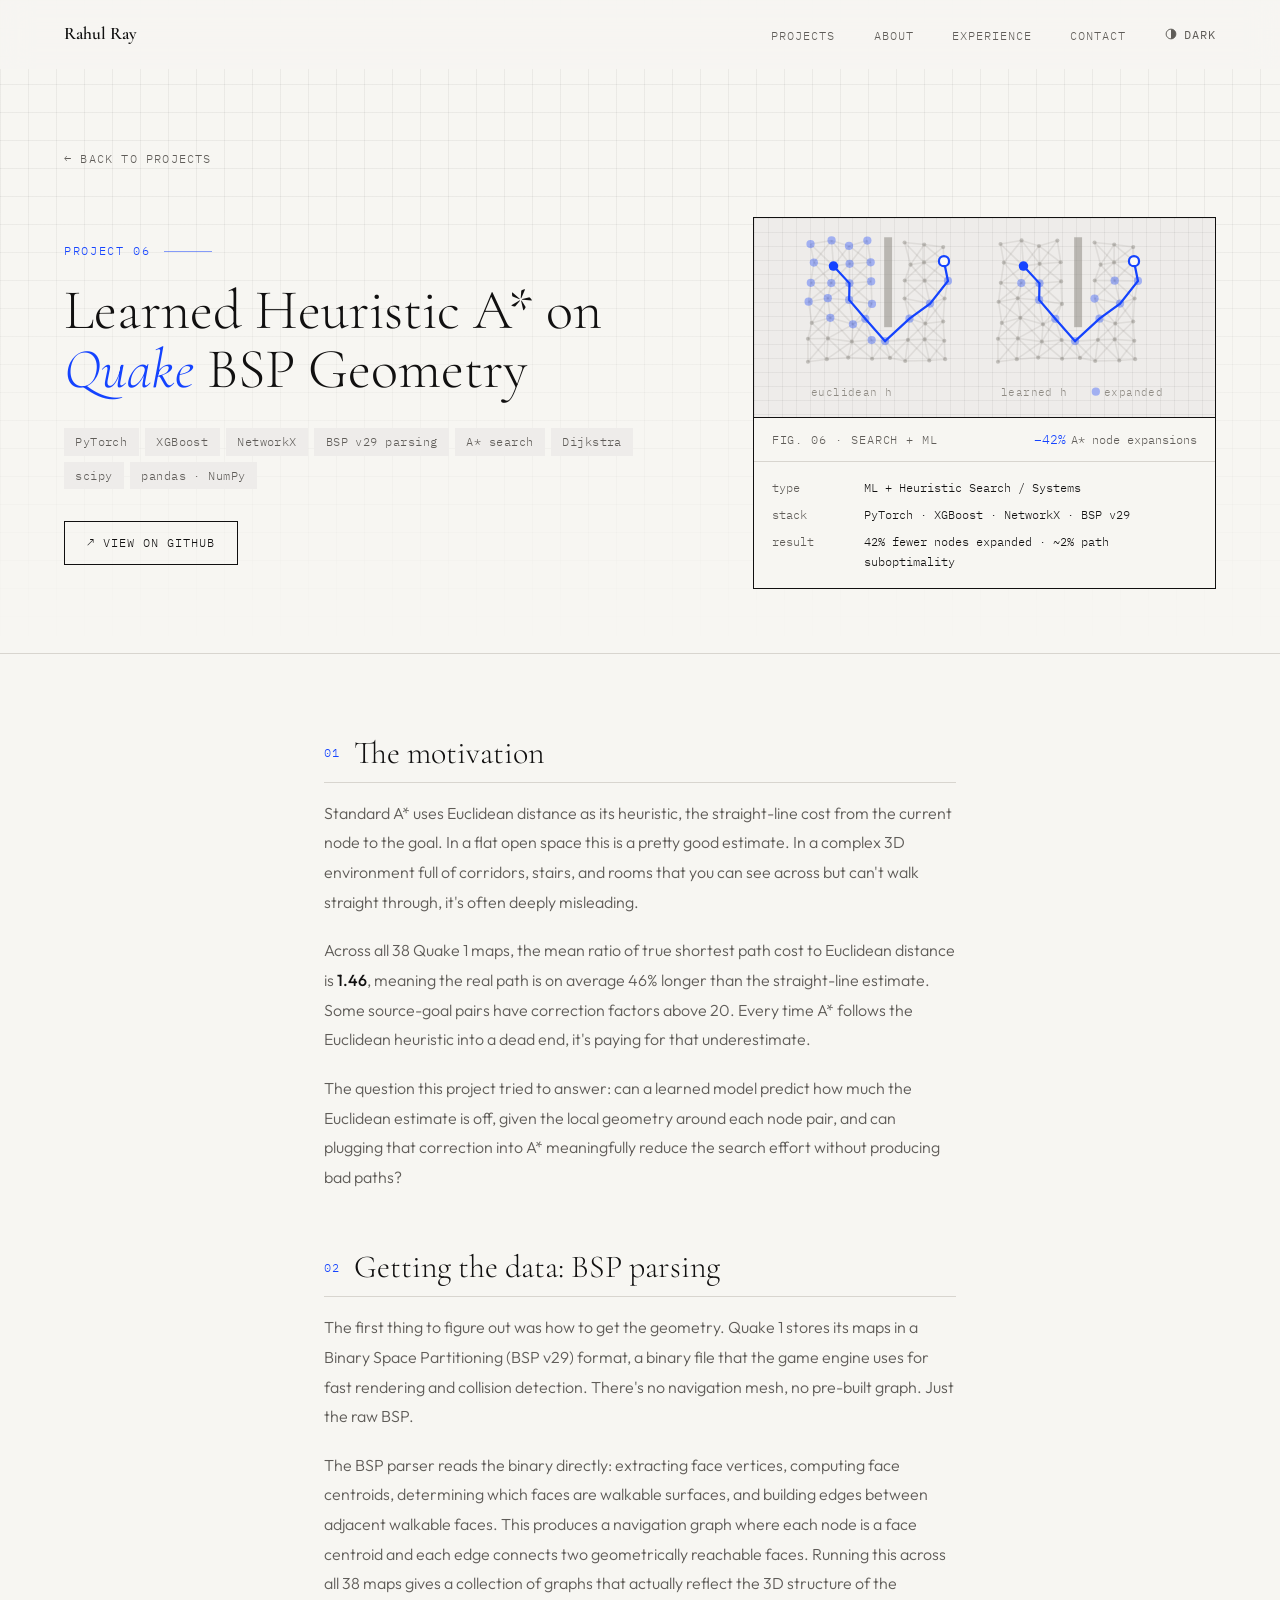
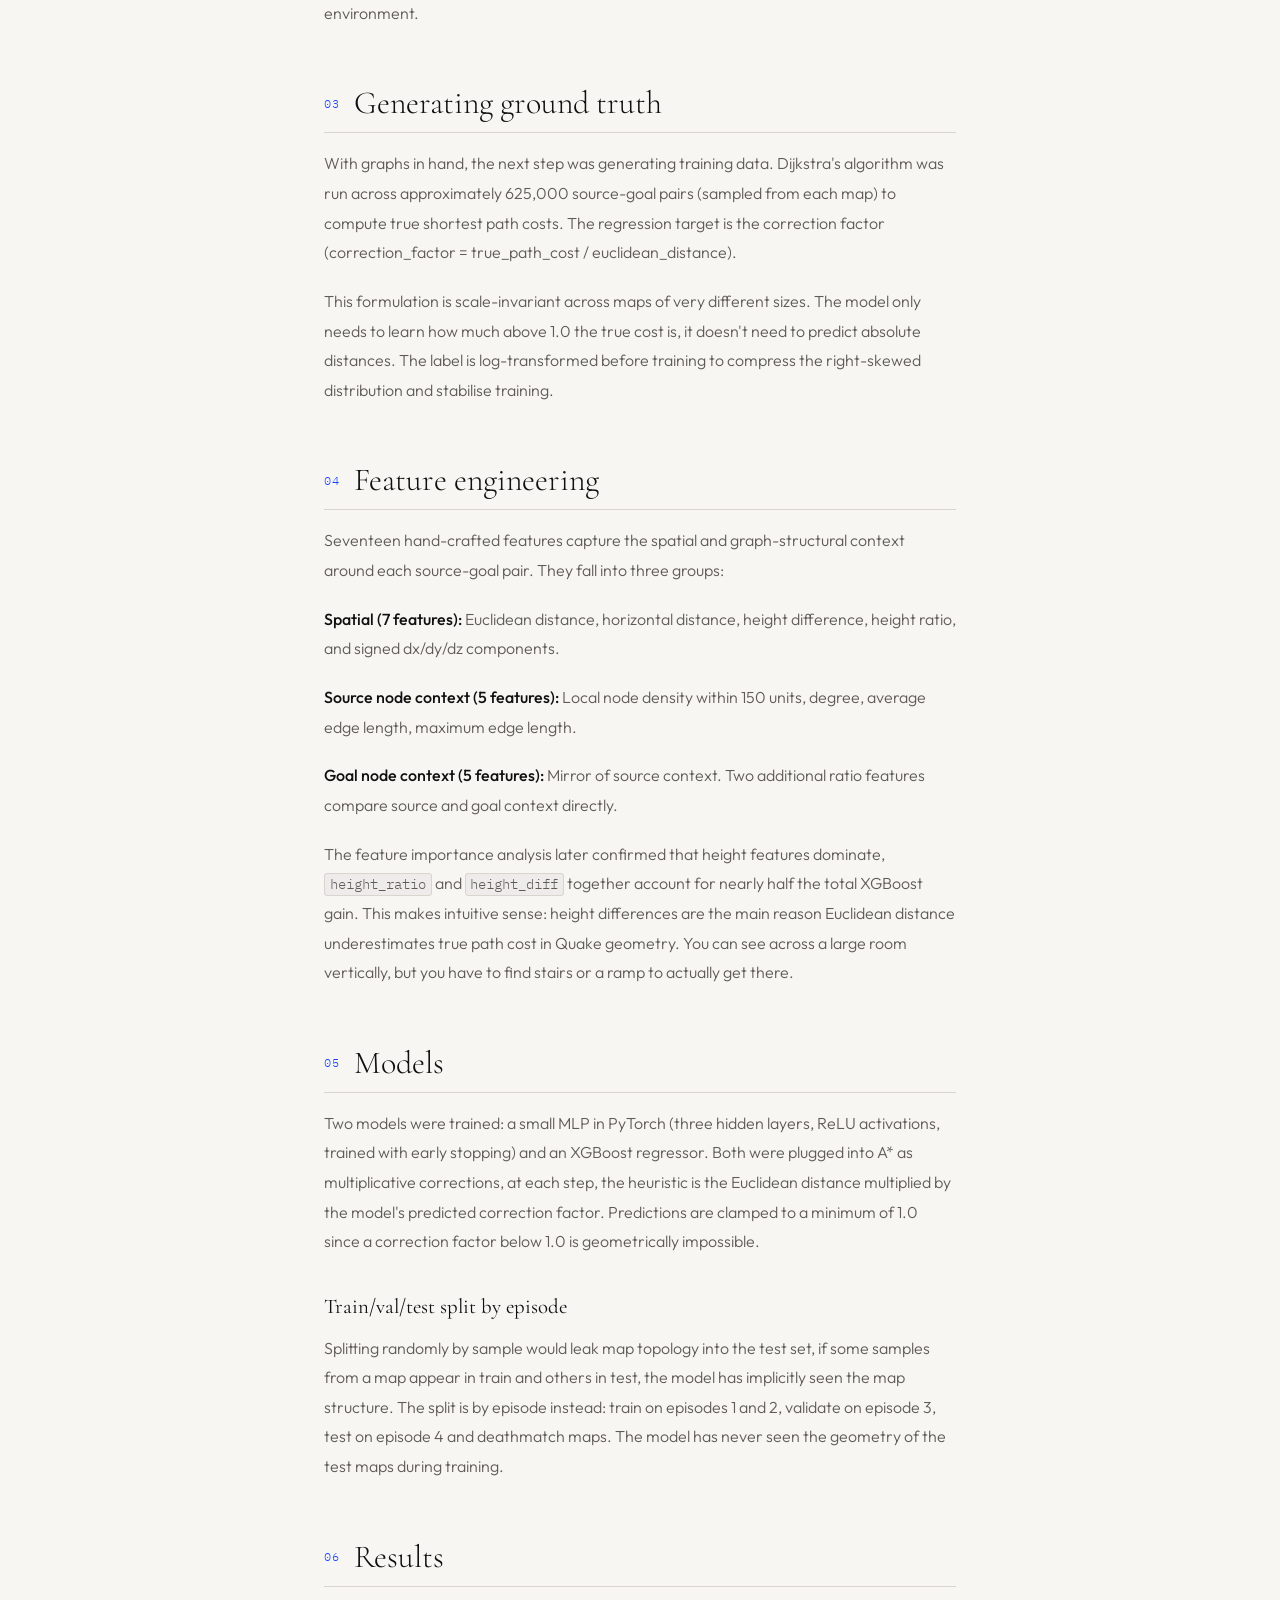
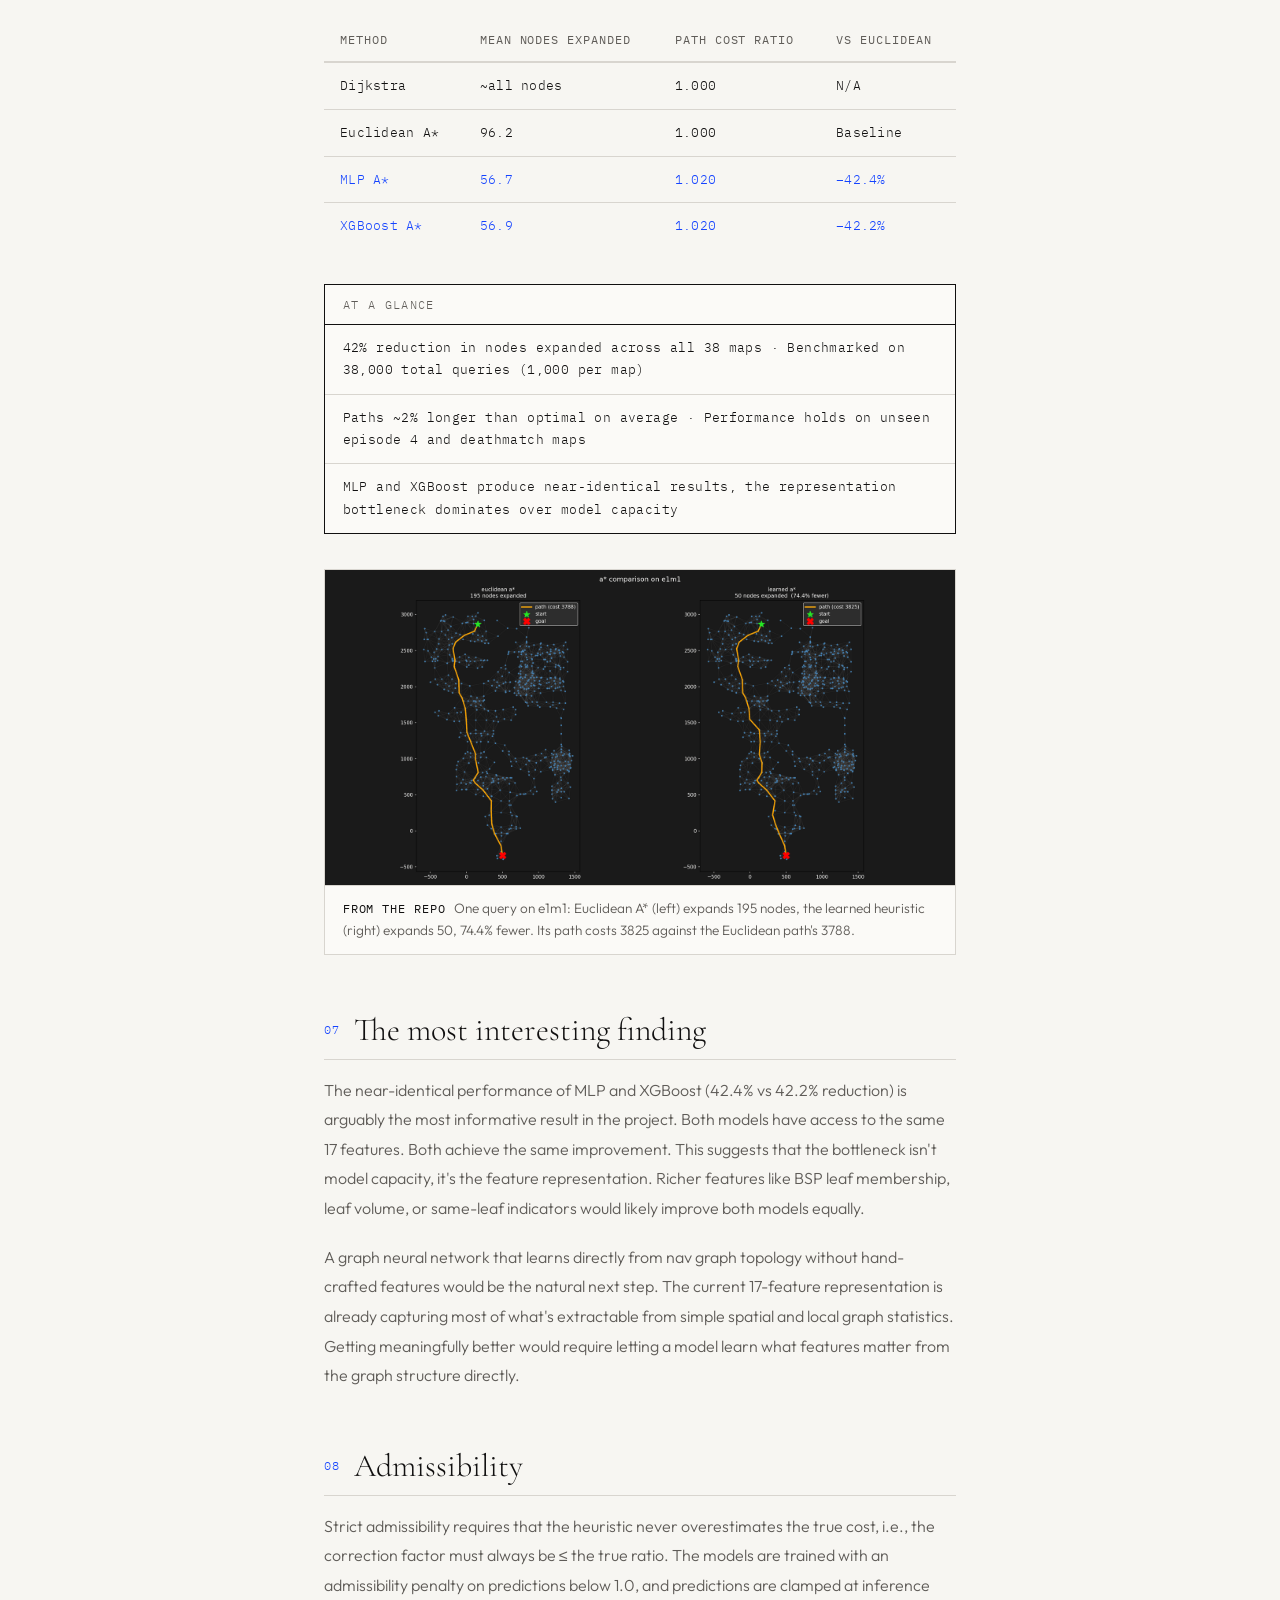
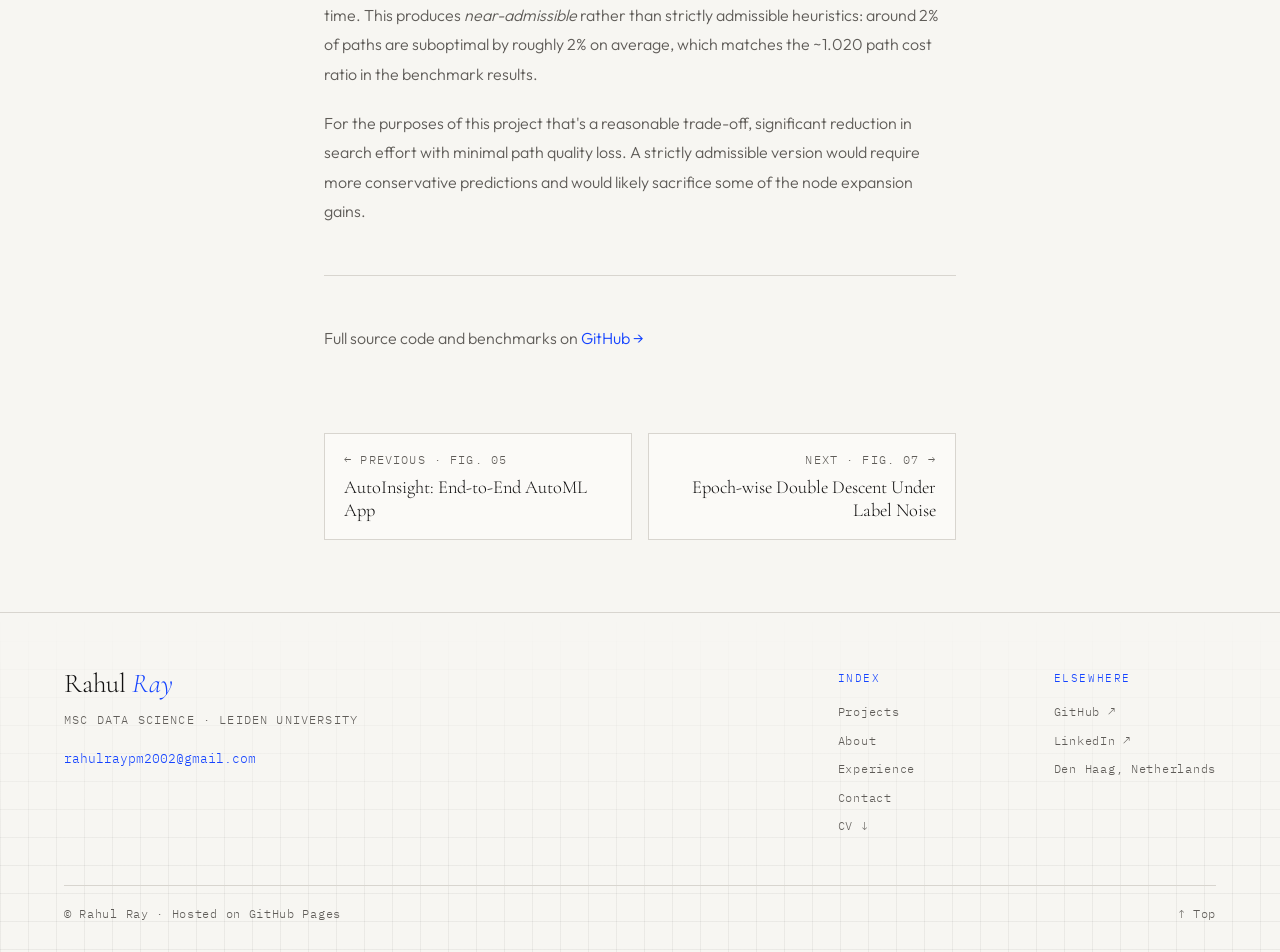
<file: projects/quake.html>
﻿<!DOCTYPE html>
<html lang="en">
<head>
  <meta charset="UTF-8" />
  <meta name="viewport" content="width=device-width, initial-scale=1.0" />
  <title>Quake: Learned Heuristic A* · Rahul Ray</title>
  <meta name="description" content="Parsed Quake 1's binary BSP format to build navigation graphs, generated 625k pathfinding pairs, then trained learned heuristics that cut A* node expansions by 42% while keeping paths near-optimal.">
  <link rel="canonical" href="https://rahulrayy.github.io/Portfolio/projects/quake.html">
  <meta property="og:title" content="Learned Heuristic A* on Quake BSP Geometry · Rahul Ray">
  <meta property="og:description" content="42% fewer A* node expansions on Quake 1 maps using learned heuristics trained on 625k ground-truth pathfinding pairs.">
  <meta property="og:type" content="article">
  <meta property="og:url" content="https://rahulrayy.github.io/Portfolio/projects/quake.html">
  <meta property="og:site_name" content="Rahul Ray">
  <meta property="og:image" content="https://rahulrayy.github.io/Portfolio/assets/og/quake.png">
  <meta property="og:image:width" content="1200">
  <meta property="og:image:height" content="630">
  <meta property="og:image:alt" content="Learned Heuristic A* on Quake BSP Geometry · Rahul Ray">
  <meta name="twitter:card" content="summary_large_image">
  <meta name="twitter:title" content="Learned Heuristic A* on Quake BSP Geometry · Rahul Ray">
  <meta name="twitter:description" content="42% fewer A* node expansions on Quake 1 maps using learned heuristics trained on 625k ground-truth pathfinding pairs.">
  <meta name="twitter:image" content="https://rahulrayy.github.io/Portfolio/assets/og/quake.png">
  <link rel="icon" href="data:image/svg+xml,<svg xmlns='http://www.w3.org/2000/svg' viewBox='0 0 100 100'><rect width='100' height='100' rx='8' fill='%231443FF'/><text x='50' y='76' font-size='72' text-anchor='middle' fill='white' font-family='Georgia,serif' font-style='italic'>R</text></svg>">
  <link rel="preconnect" href="https://fonts.googleapis.com" />
  <link rel="preconnect" href="https://fonts.gstatic.com" crossorigin />
  <link rel="stylesheet" href="https://fonts.googleapis.com/css2?family=Cormorant+Garamond:ital,wght@0,300;0,400;0,600;1,300&amp;family=IBM+Plex+Mono:wght@300;400&amp;family=Outfit:wght@300;400;500&amp;display=swap" />
  <link rel="stylesheet" href="../style.css?v=2" />
  <link rel="stylesheet" href="project.css?v=2" />
  <script src="../theme.js"></script>
</head>
<body>
  <a class="skip-link" href="#main">Skip to content</a>

  <nav id="nav">
    <div class="nav-logo"><a href="../index.html">Rahul Ray</a></div>
    <ul class="nav-links">
      <li><a href="../index.html#projects">Projects</a></li>
      <li><a href="../index.html#about">About</a></li>
      <li><a href="../index.html#experience">Experience</a></li>
      <li><a href="../index.html#contact">Contact</a></li>
    </ul>
    <button class="nav-toggle" id="navToggle" aria-label="Open menu">
      <span></span><span></span><span></span>
    </button>
  </nav>
  <div class="nav-overlay" id="navOverlay"></div>

  <div class="project-hero" id="main">
    <a href="../index.html#projects" class="back-link">← Back to projects</a>
    <div class="project-hero-grid">
      <div class="project-hero-main">
        <p class="project-hero-label">Project 06</p>
        <h1 class="project-hero-title">Learned Heuristic A* on <em>Quake</em> BSP Geometry</h1>
        <div class="hero-tags">
          <span class="h-tag">PyTorch</span>
          <span class="h-tag">XGBoost</span>
          <span class="h-tag">NetworkX</span>
          <span class="h-tag">BSP v29 parsing</span>
          <span class="h-tag">A* search</span>
          <span class="h-tag">Dijkstra</span>
          <span class="h-tag">scipy</span>
          <span class="h-tag">pandas · NumPy</span>
        </div>
        <div class="hero-btns">
          <a href="https://github.com/Rahulrayy/quake" target="_blank" class="github-btn" rel="noopener">↗ View on GitHub</a>
        </div>
      </div>
      <aside class="exhibit" aria-label="Project summary">
        <div class="exhibit-fig"><svg viewBox="0 0 240 110" fill="none" stroke="currentColor" stroke-width="1" aria-hidden="true"><path d="M9.8 8.3 L23.1 6.0" opacity=".16"/><path d="M9.8 8.3 L11.9 20.0" opacity=".16"/><path d="M9.8 8.3 L24.3 22.2" opacity=".16"/><path d="M11.9 20.0 L24.3 22.2" opacity=".16"/><path d="M11.9 20.0 L10.0 32.8" opacity=".16"/><path d="M11.9 20.0 L22.9 32.9" opacity=".16"/><path d="M11.9 20.0 L23.1 6.0" opacity=".16"/><path d="M10.0 32.8 L22.9 32.9" opacity=".16"/><path d="M10.0 32.8 L8.6 44.7" opacity=".16"/><path d="M10.0 32.8 L20.7 42.5" opacity=".16"/><path d="M10.0 32.8 L24.3 22.2" opacity=".16"/><path d="M8.6 44.7 L20.7 42.5" opacity=".16"/><path d="M8.6 44.7 L10.6 58.1" opacity=".16"/><path d="M8.6 44.7 L22.3 54.9" opacity=".16"/><path d="M8.6 44.7 L22.9 32.9" opacity=".16"/><path d="M10.6 58.1 L22.3 54.9" opacity=".16"/><path d="M10.6 58.1 L8.2 68.1" opacity=".16"/><path d="M10.6 58.1 L20.8 67.9" opacity=".16"/><path d="M10.6 58.1 L20.7 42.5" opacity=".16"/><path d="M8.2 68.1 L20.8 67.9" opacity=".16"/><path d="M8.2 68.1 L8.2 82.6" opacity=".16"/><path d="M8.2 68.1 L20.1 81.0" opacity=".16"/><path d="M8.2 68.1 L22.3 54.9" opacity=".16"/><path d="M8.2 82.6 L20.1 81.0" opacity=".16"/><path d="M8.2 82.6 L20.8 67.9" opacity=".16"/><path d="M23.1 6.0 L34.1 9.5" opacity=".16"/><path d="M23.1 6.0 L24.3 22.2" opacity=".16"/><path d="M23.1 6.0 L34.5 20.8" opacity=".16"/><path d="M24.3 22.2 L34.5 20.8" opacity=".16"/><path d="M24.3 22.2 L22.9 32.9" opacity=".16"/><path d="M24.3 22.2 L34.4 33.1" opacity=".16"/><path d="M24.3 22.2 L34.1 9.5" opacity=".16"/><path d="M22.9 32.9 L34.4 33.1" opacity=".16"/><path d="M22.9 32.9 L20.7 42.5" opacity=".16"/><path d="M22.9 32.9 L34.2 43.6" opacity=".16"/><path d="M22.9 32.9 L34.5 20.8" opacity=".16"/><path d="M20.7 42.5 L34.2 43.6" opacity=".16"/><path d="M20.7 42.5 L22.3 54.9" opacity=".16"/><path d="M20.7 42.5 L36.6 59.0" opacity=".16"/><path d="M20.7 42.5 L34.4 33.1" opacity=".16"/><path d="M22.3 54.9 L36.6 59.0" opacity=".16"/><path d="M22.3 54.9 L20.8 67.9" opacity=".16"/><path d="M22.3 54.9 L35.9 69.9" opacity=".16"/><path d="M22.3 54.9 L34.2 43.6" opacity=".16"/><path d="M20.8 67.9 L35.9 69.9" opacity=".16"/><path d="M20.8 67.9 L20.1 81.0" opacity=".16"/><path d="M20.8 67.9 L33.6 80.0" opacity=".16"/><path d="M20.8 67.9 L36.6 59.0" opacity=".16"/><path d="M20.1 81.0 L33.6 80.0" opacity=".16"/><path d="M20.1 81.0 L35.9 69.9" opacity=".16"/><path d="M34.1 9.5 L45.7 6.1" opacity=".16"/><path d="M34.1 9.5 L34.5 20.8" opacity=".16"/><path d="M34.1 9.5 L47.8 19.8" opacity=".16"/><path d="M34.5 20.8 L47.8 19.8" opacity=".16"/><path d="M34.5 20.8 L34.4 33.1" opacity=".16"/><path d="M34.5 20.8 L48.1 31.9" opacity=".16"/><path d="M34.5 20.8 L45.7 6.1" opacity=".16"/><path d="M34.4 33.1 L48.1 31.9" opacity=".16"/><path d="M34.4 33.1 L34.2 43.6" opacity=".16"/><path d="M34.4 33.1 L48.6 46.1" opacity=".16"/><path d="M34.4 33.1 L47.8 19.8" opacity=".16"/><path d="M34.2 43.6 L48.6 46.1" opacity=".16"/><path d="M34.2 43.6 L36.6 59.0" opacity=".16"/><path d="M34.2 43.6 L44.4 55.5" opacity=".16"/><path d="M34.2 43.6 L48.1 31.9" opacity=".16"/><path d="M36.6 59.0 L44.4 55.5" opacity=".16"/><path d="M36.6 59.0 L35.9 69.9" opacity=".16"/><path d="M36.6 59.0 L48.4 68.9" opacity=".16"/><path d="M36.6 59.0 L48.6 46.1" opacity=".16"/><path d="M35.9 69.9 L48.4 68.9" opacity=".16"/><path d="M35.9 69.9 L33.6 80.0" opacity=".16"/><path d="M35.9 69.9 L48.7 80.7" opacity=".16"/><path d="M35.9 69.9 L44.4 55.5" opacity=".16"/><path d="M33.6 80.0 L48.7 80.7" opacity=".16"/><path d="M33.6 80.0 L48.4 68.9" opacity=".16"/><path d="M45.7 6.1 L47.8 19.8" opacity=".16"/><path d="M47.8 19.8 L48.1 31.9" opacity=".16"/><path d="M48.1 31.9 L48.6 46.1" opacity=".16"/><path d="M48.6 46.1 L44.4 55.5" opacity=".16"/><path d="M44.4 55.5 L48.4 68.9" opacity=".16"/><path d="M44.4 55.5 L56.9 69.6" opacity=".16"/><path d="M48.4 68.9 L56.9 69.6" opacity=".16"/><path d="M48.4 68.9 L48.7 80.7" opacity=".16"/><path d="M48.4 68.9 L60.0 80.2" opacity=".16"/><path d="M48.7 80.7 L60.0 80.2" opacity=".16"/><path d="M48.7 80.7 L56.9 69.6" opacity=".16"/><path d="M56.9 69.6 L71.3 68.8" opacity=".16"/><path d="M56.9 69.6 L60.0 80.2" opacity=".16"/><path d="M56.9 69.6 L69.6 82.2" opacity=".16"/><path d="M56.9 69.6 L72.3 55.4" opacity=".16"/><path d="M60.0 80.2 L69.6 82.2" opacity=".16"/><path d="M60.0 80.2 L71.3 68.8" opacity=".16"/><path d="M69.2 7.3 L81.6 8.6" opacity=".16"/><path d="M69.2 7.3 L73.0 21.3" opacity=".16"/><path d="M69.2 7.3 L81.5 19.9" opacity=".16"/><path d="M73.0 21.3 L81.5 19.9" opacity=".16"/><path d="M73.0 21.3 L69.3 31.3" opacity=".16"/><path d="M73.0 21.3 L81.9 31.4" opacity=".16"/><path d="M73.0 21.3 L81.6 8.6" opacity=".16"/><path d="M69.3 31.3 L81.9 31.4" opacity=".16"/><path d="M69.3 31.3 L69.2 42.7" opacity=".16"/><path d="M69.3 31.3 L85.3 45.9" opacity=".16"/><path d="M69.3 31.3 L81.5 19.9" opacity=".16"/><path d="M69.2 42.7 L85.3 45.9" opacity=".16"/><path d="M69.2 42.7 L72.3 55.4" opacity=".16"/><path d="M69.2 42.7 L82.3 58.5" opacity=".16"/><path d="M69.2 42.7 L81.9 31.4" opacity=".16"/><path d="M72.3 55.4 L82.3 58.5" opacity=".16"/><path d="M72.3 55.4 L71.3 68.8" opacity=".16"/><path d="M72.3 55.4 L81.9 68.5" opacity=".16"/><path d="M72.3 55.4 L85.3 45.9" opacity=".16"/><path d="M71.3 68.8 L81.9 68.5" opacity=".16"/><path d="M71.3 68.8 L69.6 82.2" opacity=".16"/><path d="M71.3 68.8 L84.8 81.8" opacity=".16"/><path d="M71.3 68.8 L82.3 58.5" opacity=".16"/><path d="M69.6 82.2 L84.8 81.8" opacity=".16"/><path d="M69.6 82.2 L81.9 68.5" opacity=".16"/><path d="M81.6 8.6 L93.6 10.2" opacity=".16"/><path d="M81.6 8.6 L81.5 19.9" opacity=".16"/><path d="M81.6 8.6 L94.1 19.1" opacity=".16"/><path d="M81.5 19.9 L94.1 19.1" opacity=".16"/><path d="M81.5 19.9 L81.9 31.4" opacity=".16"/><path d="M81.5 19.9 L96.6 31.6" opacity=".16"/><path d="M81.5 19.9 L93.6 10.2" opacity=".16"/><path d="M81.9 31.4 L96.6 31.6" opacity=".16"/><path d="M81.9 31.4 L85.3 45.9" opacity=".16"/><path d="M81.9 31.4 L94.5 42.7" opacity=".16"/><path d="M81.9 31.4 L94.1 19.1" opacity=".16"/><path d="M85.3 45.9 L94.5 42.7" opacity=".16"/><path d="M85.3 45.9 L82.3 58.5" opacity=".16"/><path d="M85.3 45.9 L93.6 57.2" opacity=".16"/><path d="M85.3 45.9 L96.6 31.6" opacity=".16"/><path d="M82.3 58.5 L93.6 57.2" opacity=".16"/><path d="M82.3 58.5 L81.9 68.5" opacity=".16"/><path d="M82.3 58.5 L94.3 69.4" opacity=".16"/><path d="M82.3 58.5 L94.5 42.7" opacity=".16"/><path d="M81.9 68.5 L94.3 69.4" opacity=".16"/><path d="M81.9 68.5 L84.8 81.8" opacity=".16"/><path d="M81.9 68.5 L94.8 81.0" opacity=".16"/><path d="M81.9 68.5 L93.6 57.2" opacity=".16"/><path d="M84.8 81.8 L94.8 81.0" opacity=".16"/><path d="M84.8 81.8 L94.3 69.4" opacity=".16"/><path d="M93.6 10.2 L94.1 19.1" opacity=".16"/><path d="M94.1 19.1 L96.6 31.6" opacity=".16"/><path d="M96.6 31.6 L94.5 42.7" opacity=".16"/><path d="M94.5 42.7 L93.6 57.2" opacity=".16"/><path d="M93.6 57.2 L94.3 69.4" opacity=".16"/><path d="M94.3 69.4 L94.8 81.0" opacity=".16"/><rect x="56.3" y="4" width="5" height="56.8" fill="currentColor" opacity=".55" stroke="none"/><circle cx="9.8" cy="8.3" r="2.6" class="af" opacity=".35" stroke="none"/><circle cx="11.9" cy="20.0" r="2.6" class="af" opacity=".35" stroke="none"/><circle cx="10.0" cy="32.8" r="2.6" class="af" opacity=".35" stroke="none"/><circle cx="8.6" cy="44.7" r="2.6" class="af" opacity=".35" stroke="none"/><circle cx="10.6" cy="58.1" r="1.3" fill="currentColor" opacity=".45" stroke="none"/><circle cx="8.2" cy="68.1" r="1.3" fill="currentColor" opacity=".45" stroke="none"/><circle cx="8.2" cy="82.6" r="1.3" fill="currentColor" opacity=".45" stroke="none"/><circle cx="23.1" cy="6.0" r="2.6" class="af" opacity=".35" stroke="none"/><circle cx="24.3" cy="22.2" r="2.6" class="af" opacity=".35" stroke="none"/><circle cx="22.9" cy="32.9" r="2.6" class="af" opacity=".35" stroke="none"/><circle cx="20.7" cy="42.5" r="2.6" class="af" opacity=".35" stroke="none"/><circle cx="22.3" cy="54.9" r="2.6" class="af" opacity=".35" stroke="none"/><circle cx="20.8" cy="67.9" r="1.3" fill="currentColor" opacity=".45" stroke="none"/><circle cx="20.1" cy="81.0" r="1.3" fill="currentColor" opacity=".45" stroke="none"/><circle cx="34.1" cy="9.5" r="2.6" class="af" opacity=".35" stroke="none"/><circle cx="34.5" cy="20.8" r="2.6" class="af" opacity=".35" stroke="none"/><circle cx="34.4" cy="33.1" r="2.6" class="af" opacity=".35" stroke="none"/><circle cx="34.2" cy="43.6" r="2.6" class="af" opacity=".35" stroke="none"/><circle cx="36.6" cy="59.0" r="2.6" class="af" opacity=".35" stroke="none"/><circle cx="35.9" cy="69.9" r="1.3" fill="currentColor" opacity=".45" stroke="none"/><circle cx="33.6" cy="80.0" r="1.3" fill="currentColor" opacity=".45" stroke="none"/><circle cx="45.7" cy="6.1" r="2.6" class="af" opacity=".35" stroke="none"/><circle cx="47.8" cy="19.8" r="2.6" class="af" opacity=".35" stroke="none"/><circle cx="48.1" cy="31.9" r="2.6" class="af" opacity=".35" stroke="none"/><circle cx="48.6" cy="46.1" r="2.6" class="af" opacity=".35" stroke="none"/><circle cx="44.4" cy="55.5" r="2.6" class="af" opacity=".35" stroke="none"/><circle cx="48.4" cy="68.9" r="2.6" class="af" opacity=".35" stroke="none"/><circle cx="48.7" cy="80.7" r="1.3" fill="currentColor" opacity=".45" stroke="none"/><circle cx="56.9" cy="69.6" r="2.6" class="af" opacity=".35" stroke="none"/><circle cx="60.0" cy="80.2" r="1.3" fill="currentColor" opacity=".45" stroke="none"/><circle cx="69.2" cy="7.3" r="1.3" fill="currentColor" opacity=".45" stroke="none"/><circle cx="73.0" cy="21.3" r="1.3" fill="currentColor" opacity=".45" stroke="none"/><circle cx="69.3" cy="31.3" r="1.3" fill="currentColor" opacity=".45" stroke="none"/><circle cx="69.2" cy="42.7" r="1.3" fill="currentColor" opacity=".45" stroke="none"/><circle cx="72.3" cy="55.4" r="2.6" class="af" opacity=".35" stroke="none"/><circle cx="71.3" cy="68.8" r="1.3" fill="currentColor" opacity=".45" stroke="none"/><circle cx="69.6" cy="82.2" r="1.3" fill="currentColor" opacity=".45" stroke="none"/><circle cx="81.6" cy="8.6" r="1.3" fill="currentColor" opacity=".45" stroke="none"/><circle cx="81.5" cy="19.9" r="1.3" fill="currentColor" opacity=".45" stroke="none"/><circle cx="81.9" cy="31.4" r="1.3" fill="currentColor" opacity=".45" stroke="none"/><circle cx="85.3" cy="45.9" r="2.6" class="af" opacity=".35" stroke="none"/><circle cx="82.3" cy="58.5" r="1.3" fill="currentColor" opacity=".45" stroke="none"/><circle cx="81.9" cy="68.5" r="1.3" fill="currentColor" opacity=".45" stroke="none"/><circle cx="84.8" cy="81.8" r="1.3" fill="currentColor" opacity=".45" stroke="none"/><circle cx="93.6" cy="10.2" r="1.3" fill="currentColor" opacity=".45" stroke="none"/><circle cx="94.1" cy="19.1" r="2.6" class="af" opacity=".35" stroke="none"/><circle cx="96.6" cy="31.6" r="2.6" class="af" opacity=".35" stroke="none"/><circle cx="94.5" cy="42.7" r="1.3" fill="currentColor" opacity=".45" stroke="none"/><circle cx="93.6" cy="57.2" r="1.3" fill="currentColor" opacity=".45" stroke="none"/><circle cx="94.3" cy="69.4" r="1.3" fill="currentColor" opacity=".45" stroke="none"/><circle cx="94.8" cy="81.0" r="1.3" fill="currentColor" opacity=".45" stroke="none"/><polyline points="24.3,22.2 34.4,33.1 34.2,43.6 44.4,55.5 56.9,69.6 72.3,55.4 85.3,45.9 96.6,31.6 94.1,19.1" class="a" stroke-width="1.4"/><circle cx="24.3" cy="22.2" r="3" class="af" stroke="none"/><circle cx="94.1" cy="19.1" r="3.2" class="a" style="fill: var(--card)" stroke-width="1.4"/><text x="10.0" y="104.0" stroke="none">euclidean h</text><path d="M129.8 8.3 L143.1 6.0" opacity=".16"/><path d="M129.8 8.3 L131.9 20.0" opacity=".16"/><path d="M129.8 8.3 L144.3 22.2" opacity=".16"/><path d="M131.9 20.0 L144.3 22.2" opacity=".16"/><path d="M131.9 20.0 L130.0 32.8" opacity=".16"/><path d="M131.9 20.0 L142.9 32.9" opacity=".16"/><path d="M131.9 20.0 L143.1 6.0" opacity=".16"/><path d="M130.0 32.8 L142.9 32.9" opacity=".16"/><path d="M130.0 32.8 L128.6 44.7" opacity=".16"/><path d="M130.0 32.8 L140.7 42.5" opacity=".16"/><path d="M130.0 32.8 L144.3 22.2" opacity=".16"/><path d="M128.6 44.7 L140.7 42.5" opacity=".16"/><path d="M128.6 44.7 L130.6 58.1" opacity=".16"/><path d="M128.6 44.7 L142.3 54.9" opacity=".16"/><path d="M128.6 44.7 L142.9 32.9" opacity=".16"/><path d="M130.6 58.1 L142.3 54.9" opacity=".16"/><path d="M130.6 58.1 L128.2 68.1" opacity=".16"/><path d="M130.6 58.1 L140.8 67.9" opacity=".16"/><path d="M130.6 58.1 L140.7 42.5" opacity=".16"/><path d="M128.2 68.1 L140.8 67.9" opacity=".16"/><path d="M128.2 68.1 L128.2 82.6" opacity=".16"/><path d="M128.2 68.1 L140.1 81.0" opacity=".16"/><path d="M128.2 68.1 L142.3 54.9" opacity=".16"/><path d="M128.2 82.6 L140.1 81.0" opacity=".16"/><path d="M128.2 82.6 L140.8 67.9" opacity=".16"/><path d="M143.1 6.0 L154.1 9.5" opacity=".16"/><path d="M143.1 6.0 L144.3 22.2" opacity=".16"/><path d="M143.1 6.0 L154.5 20.8" opacity=".16"/><path d="M144.3 22.2 L154.5 20.8" opacity=".16"/><path d="M144.3 22.2 L142.9 32.9" opacity=".16"/><path d="M144.3 22.2 L154.4 33.1" opacity=".16"/><path d="M144.3 22.2 L154.1 9.5" opacity=".16"/><path d="M142.9 32.9 L154.4 33.1" opacity=".16"/><path d="M142.9 32.9 L140.7 42.5" opacity=".16"/><path d="M142.9 32.9 L154.2 43.6" opacity=".16"/><path d="M142.9 32.9 L154.5 20.8" opacity=".16"/><path d="M140.7 42.5 L154.2 43.6" opacity=".16"/><path d="M140.7 42.5 L142.3 54.9" opacity=".16"/><path d="M140.7 42.5 L156.6 59.0" opacity=".16"/><path d="M140.7 42.5 L154.4 33.1" opacity=".16"/><path d="M142.3 54.9 L156.6 59.0" opacity=".16"/><path d="M142.3 54.9 L140.8 67.9" opacity=".16"/><path d="M142.3 54.9 L155.9 69.9" opacity=".16"/><path d="M142.3 54.9 L154.2 43.6" opacity=".16"/><path d="M140.8 67.9 L155.9 69.9" opacity=".16"/><path d="M140.8 67.9 L140.1 81.0" opacity=".16"/><path d="M140.8 67.9 L153.6 80.0" opacity=".16"/><path d="M140.8 67.9 L156.6 59.0" opacity=".16"/><path d="M140.1 81.0 L153.6 80.0" opacity=".16"/><path d="M140.1 81.0 L155.9 69.9" opacity=".16"/><path d="M154.1 9.5 L165.7 6.1" opacity=".16"/><path d="M154.1 9.5 L154.5 20.8" opacity=".16"/><path d="M154.1 9.5 L167.8 19.8" opacity=".16"/><path d="M154.5 20.8 L167.8 19.8" opacity=".16"/><path d="M154.5 20.8 L154.4 33.1" opacity=".16"/><path d="M154.5 20.8 L168.1 31.9" opacity=".16"/><path d="M154.5 20.8 L165.7 6.1" opacity=".16"/><path d="M154.4 33.1 L168.1 31.9" opacity=".16"/><path d="M154.4 33.1 L154.2 43.6" opacity=".16"/><path d="M154.4 33.1 L168.6 46.1" opacity=".16"/><path d="M154.4 33.1 L167.8 19.8" opacity=".16"/><path d="M154.2 43.6 L168.6 46.1" opacity=".16"/><path d="M154.2 43.6 L156.6 59.0" opacity=".16"/><path d="M154.2 43.6 L164.4 55.5" opacity=".16"/><path d="M154.2 43.6 L168.1 31.9" opacity=".16"/><path d="M156.6 59.0 L164.4 55.5" opacity=".16"/><path d="M156.6 59.0 L155.9 69.9" opacity=".16"/><path d="M156.6 59.0 L168.4 68.9" opacity=".16"/><path d="M156.6 59.0 L168.6 46.1" opacity=".16"/><path d="M155.9 69.9 L168.4 68.9" opacity=".16"/><path d="M155.9 69.9 L153.6 80.0" opacity=".16"/><path d="M155.9 69.9 L168.7 80.7" opacity=".16"/><path d="M155.9 69.9 L164.4 55.5" opacity=".16"/><path d="M153.6 80.0 L168.7 80.7" opacity=".16"/><path d="M153.6 80.0 L168.4 68.9" opacity=".16"/><path d="M165.7 6.1 L167.8 19.8" opacity=".16"/><path d="M167.8 19.8 L168.1 31.9" opacity=".16"/><path d="M168.1 31.9 L168.6 46.1" opacity=".16"/><path d="M168.6 46.1 L164.4 55.5" opacity=".16"/><path d="M164.4 55.5 L168.4 68.9" opacity=".16"/><path d="M164.4 55.5 L176.9 69.6" opacity=".16"/><path d="M168.4 68.9 L176.9 69.6" opacity=".16"/><path d="M168.4 68.9 L168.7 80.7" opacity=".16"/><path d="M168.4 68.9 L180.0 80.2" opacity=".16"/><path d="M168.7 80.7 L180.0 80.2" opacity=".16"/><path d="M168.7 80.7 L176.9 69.6" opacity=".16"/><path d="M176.9 69.6 L191.3 68.8" opacity=".16"/><path d="M176.9 69.6 L180.0 80.2" opacity=".16"/><path d="M176.9 69.6 L189.6 82.2" opacity=".16"/><path d="M176.9 69.6 L192.3 55.4" opacity=".16"/><path d="M180.0 80.2 L189.6 82.2" opacity=".16"/><path d="M180.0 80.2 L191.3 68.8" opacity=".16"/><path d="M189.2 7.3 L201.6 8.6" opacity=".16"/><path d="M189.2 7.3 L193.0 21.3" opacity=".16"/><path d="M189.2 7.3 L201.5 19.9" opacity=".16"/><path d="M193.0 21.3 L201.5 19.9" opacity=".16"/><path d="M193.0 21.3 L189.3 31.3" opacity=".16"/><path d="M193.0 21.3 L201.9 31.4" opacity=".16"/><path d="M193.0 21.3 L201.6 8.6" opacity=".16"/><path d="M189.3 31.3 L201.9 31.4" opacity=".16"/><path d="M189.3 31.3 L189.2 42.7" opacity=".16"/><path d="M189.3 31.3 L205.3 45.9" opacity=".16"/><path d="M189.3 31.3 L201.5 19.9" opacity=".16"/><path d="M189.2 42.7 L205.3 45.9" opacity=".16"/><path d="M189.2 42.7 L192.3 55.4" opacity=".16"/><path d="M189.2 42.7 L202.3 58.5" opacity=".16"/><path d="M189.2 42.7 L201.9 31.4" opacity=".16"/><path d="M192.3 55.4 L202.3 58.5" opacity=".16"/><path d="M192.3 55.4 L191.3 68.8" opacity=".16"/><path d="M192.3 55.4 L201.9 68.5" opacity=".16"/><path d="M192.3 55.4 L205.3 45.9" opacity=".16"/><path d="M191.3 68.8 L201.9 68.5" opacity=".16"/><path d="M191.3 68.8 L189.6 82.2" opacity=".16"/><path d="M191.3 68.8 L204.8 81.8" opacity=".16"/><path d="M191.3 68.8 L202.3 58.5" opacity=".16"/><path d="M189.6 82.2 L204.8 81.8" opacity=".16"/><path d="M189.6 82.2 L201.9 68.5" opacity=".16"/><path d="M201.6 8.6 L213.6 10.2" opacity=".16"/><path d="M201.6 8.6 L201.5 19.9" opacity=".16"/><path d="M201.6 8.6 L214.1 19.1" opacity=".16"/><path d="M201.5 19.9 L214.1 19.1" opacity=".16"/><path d="M201.5 19.9 L201.9 31.4" opacity=".16"/><path d="M201.5 19.9 L216.6 31.6" opacity=".16"/><path d="M201.5 19.9 L213.6 10.2" opacity=".16"/><path d="M201.9 31.4 L216.6 31.6" opacity=".16"/><path d="M201.9 31.4 L205.3 45.9" opacity=".16"/><path d="M201.9 31.4 L214.5 42.7" opacity=".16"/><path d="M201.9 31.4 L214.1 19.1" opacity=".16"/><path d="M205.3 45.9 L214.5 42.7" opacity=".16"/><path d="M205.3 45.9 L202.3 58.5" opacity=".16"/><path d="M205.3 45.9 L213.6 57.2" opacity=".16"/><path d="M205.3 45.9 L216.6 31.6" opacity=".16"/><path d="M202.3 58.5 L213.6 57.2" opacity=".16"/><path d="M202.3 58.5 L201.9 68.5" opacity=".16"/><path d="M202.3 58.5 L214.3 69.4" opacity=".16"/><path d="M202.3 58.5 L214.5 42.7" opacity=".16"/><path d="M201.9 68.5 L214.3 69.4" opacity=".16"/><path d="M201.9 68.5 L204.8 81.8" opacity=".16"/><path d="M201.9 68.5 L214.8 81.0" opacity=".16"/><path d="M201.9 68.5 L213.6 57.2" opacity=".16"/><path d="M204.8 81.8 L214.8 81.0" opacity=".16"/><path d="M204.8 81.8 L214.3 69.4" opacity=".16"/><path d="M213.6 10.2 L214.1 19.1" opacity=".16"/><path d="M214.1 19.1 L216.6 31.6" opacity=".16"/><path d="M216.6 31.6 L214.5 42.7" opacity=".16"/><path d="M214.5 42.7 L213.6 57.2" opacity=".16"/><path d="M213.6 57.2 L214.3 69.4" opacity=".16"/><path d="M214.3 69.4 L214.8 81.0" opacity=".16"/><rect x="176.3" y="4" width="5" height="56.8" fill="currentColor" opacity=".55" stroke="none"/><circle cx="129.8" cy="8.3" r="1.3" fill="currentColor" opacity=".45" stroke="none"/><circle cx="131.9" cy="20.0" r="1.3" fill="currentColor" opacity=".45" stroke="none"/><circle cx="130.0" cy="32.8" r="1.3" fill="currentColor" opacity=".45" stroke="none"/><circle cx="128.6" cy="44.7" r="1.3" fill="currentColor" opacity=".45" stroke="none"/><circle cx="130.6" cy="58.1" r="1.3" fill="currentColor" opacity=".45" stroke="none"/><circle cx="128.2" cy="68.1" r="1.3" fill="currentColor" opacity=".45" stroke="none"/><circle cx="128.2" cy="82.6" r="1.3" fill="currentColor" opacity=".45" stroke="none"/><circle cx="143.1" cy="6.0" r="1.3" fill="currentColor" opacity=".45" stroke="none"/><circle cx="144.3" cy="22.2" r="2.6" class="af" opacity=".35" stroke="none"/><circle cx="142.9" cy="32.9" r="2.6" class="af" opacity=".35" stroke="none"/><circle cx="140.7" cy="42.5" r="1.3" fill="currentColor" opacity=".45" stroke="none"/><circle cx="142.3" cy="54.9" r="1.3" fill="currentColor" opacity=".45" stroke="none"/><circle cx="140.8" cy="67.9" r="1.3" fill="currentColor" opacity=".45" stroke="none"/><circle cx="140.1" cy="81.0" r="1.3" fill="currentColor" opacity=".45" stroke="none"/><circle cx="154.1" cy="9.5" r="1.3" fill="currentColor" opacity=".45" stroke="none"/><circle cx="154.5" cy="20.8" r="1.3" fill="currentColor" opacity=".45" stroke="none"/><circle cx="154.4" cy="33.1" r="2.6" class="af" opacity=".35" stroke="none"/><circle cx="154.2" cy="43.6" r="2.6" class="af" opacity=".35" stroke="none"/><circle cx="156.6" cy="59.0" r="1.3" fill="currentColor" opacity=".45" stroke="none"/><circle cx="155.9" cy="69.9" r="1.3" fill="currentColor" opacity=".45" stroke="none"/><circle cx="153.6" cy="80.0" r="1.3" fill="currentColor" opacity=".45" stroke="none"/><circle cx="165.7" cy="6.1" r="1.3" fill="currentColor" opacity=".45" stroke="none"/><circle cx="167.8" cy="19.8" r="1.3" fill="currentColor" opacity=".45" stroke="none"/><circle cx="168.1" cy="31.9" r="1.3" fill="currentColor" opacity=".45" stroke="none"/><circle cx="168.6" cy="46.1" r="1.3" fill="currentColor" opacity=".45" stroke="none"/><circle cx="164.4" cy="55.5" r="2.6" class="af" opacity=".35" stroke="none"/><circle cx="168.4" cy="68.9" r="1.3" fill="currentColor" opacity=".45" stroke="none"/><circle cx="168.7" cy="80.7" r="1.3" fill="currentColor" opacity=".45" stroke="none"/><circle cx="176.9" cy="69.6" r="2.6" class="af" opacity=".35" stroke="none"/><circle cx="180.0" cy="80.2" r="1.3" fill="currentColor" opacity=".45" stroke="none"/><circle cx="189.2" cy="7.3" r="1.3" fill="currentColor" opacity=".45" stroke="none"/><circle cx="193.0" cy="21.3" r="1.3" fill="currentColor" opacity=".45" stroke="none"/><circle cx="189.3" cy="31.3" r="1.3" fill="currentColor" opacity=".45" stroke="none"/><circle cx="189.2" cy="42.7" r="2.6" class="af" opacity=".35" stroke="none"/><circle cx="192.3" cy="55.4" r="2.6" class="af" opacity=".35" stroke="none"/><circle cx="191.3" cy="68.8" r="1.3" fill="currentColor" opacity=".45" stroke="none"/><circle cx="189.6" cy="82.2" r="1.3" fill="currentColor" opacity=".45" stroke="none"/><circle cx="201.6" cy="8.6" r="1.3" fill="currentColor" opacity=".45" stroke="none"/><circle cx="201.5" cy="19.9" r="1.3" fill="currentColor" opacity=".45" stroke="none"/><circle cx="201.9" cy="31.4" r="2.6" class="af" opacity=".35" stroke="none"/><circle cx="205.3" cy="45.9" r="2.6" class="af" opacity=".35" stroke="none"/><circle cx="202.3" cy="58.5" r="1.3" fill="currentColor" opacity=".45" stroke="none"/><circle cx="201.9" cy="68.5" r="1.3" fill="currentColor" opacity=".45" stroke="none"/><circle cx="204.8" cy="81.8" r="1.3" fill="currentColor" opacity=".45" stroke="none"/><circle cx="213.6" cy="10.2" r="1.3" fill="currentColor" opacity=".45" stroke="none"/><circle cx="214.1" cy="19.1" r="2.6" class="af" opacity=".35" stroke="none"/><circle cx="216.6" cy="31.6" r="2.6" class="af" opacity=".35" stroke="none"/><circle cx="214.5" cy="42.7" r="1.3" fill="currentColor" opacity=".45" stroke="none"/><circle cx="213.6" cy="57.2" r="1.3" fill="currentColor" opacity=".45" stroke="none"/><circle cx="214.3" cy="69.4" r="1.3" fill="currentColor" opacity=".45" stroke="none"/><circle cx="214.8" cy="81.0" r="1.3" fill="currentColor" opacity=".45" stroke="none"/><polyline points="144.3,22.2 154.4,33.1 154.2,43.6 164.4,55.5 176.9,69.6 192.3,55.4 205.3,45.9 216.6,31.6 214.1,19.1" class="a" stroke-width="1.4"/><circle cx="144.3" cy="22.2" r="3" class="af" stroke="none"/><circle cx="214.1" cy="19.1" r="3.2" class="a" style="fill: var(--card)" stroke-width="1.4"/><text x="130.0" y="104.0" stroke="none">learned h</text><circle cx="190" cy="101.5" r="2.6" class="af" opacity=".35" stroke="none"/><text x="195.0" y="104.0" stroke="none">expanded</text></svg></div>
        <div class="exhibit-cap"><span>Fig. 06 · Search + ML</span><span class="exhibit-metric">−42%<small>A* node expansions</small></span></div>
        <dl class="exhibit-spec">
          <dt>type</dt><dd>ML + Heuristic Search / Systems</dd>
          <dt>stack</dt><dd>PyTorch · XGBoost · NetworkX · BSP v29</dd>
          <dt>result</dt><dd>42% fewer nodes expanded · ~2% path suboptimality</dd>
        </dl>
      </aside>
    </div>
  </div>

  <div class="project-body">

    <h2>The motivation</h2>
    <p>
      Standard A* uses Euclidean distance as its heuristic, the straight-line cost from the current 
      node to the goal. In a flat open space this is a pretty good estimate. In a complex 3D environment 
      full of corridors, stairs, and rooms that you can see across but can't walk straight through, it's 
      often deeply misleading.
    </p>
    <p>
      Across all 38 Quake 1 maps, the mean ratio of true shortest path cost to Euclidean distance is 
      <strong>1.46</strong>, meaning the real path is on average 46% longer than the straight-line 
      estimate. Some source-goal pairs have correction factors above 20. Every time A* follows the 
      Euclidean heuristic into a dead end, it's paying for that underestimate.
    </p>
    <p>
      The question this project tried to answer: can a learned model predict how much the Euclidean 
      estimate is off, given the local geometry around each node pair, and can plugging that correction 
      into A* meaningfully reduce the search effort without producing bad paths?
    </p>

    <h2>Getting the data: BSP parsing</h2>
    <p>
      The first thing to figure out was how to get the geometry. Quake 1 stores its maps in a Binary 
      Space Partitioning (BSP v29) format, a binary file that the game engine uses for fast rendering 
      and collision detection. There's no navigation mesh, no pre-built graph. Just the raw BSP.
    </p>
    <p>
      The BSP parser reads the binary directly: extracting face vertices, computing face centroids, 
      determining which faces are walkable surfaces, and building edges between adjacent walkable 
      faces. This produces a navigation graph where each node is a face centroid and each edge 
      connects two geometrically reachable faces. Running this across all 38 maps gives a collection 
      of graphs that actually reflect the 3D structure of the environment.
    </p>

    <h2>Generating ground truth</h2>
    <p>
      With graphs in hand, the next step was generating training data. Dijkstra's algorithm was run 
      across approximately 625,000 source-goal pairs (sampled from each map) to compute true shortest 
      path costs. The regression target is the correction factor (correction_factor = true_path_cost / euclidean_distance).
    </p>
    <p>
      This formulation is scale-invariant across maps of very different sizes. The model only needs 
      to learn how much above 1.0 the true cost is, it doesn't need to predict absolute distances. 
      The label is log-transformed before training to compress the right-skewed distribution and 
      stabilise training.
    </p>

    <h2>Feature engineering</h2>
    <p>
      Seventeen hand-crafted features capture the spatial and graph-structural context around each 
      source-goal pair. They fall into three groups:
    </p>
    <p>
      <strong>Spatial (7 features):</strong> Euclidean distance, horizontal distance, height 
      difference, height ratio, and signed dx/dy/dz components.
    </p>
    <p>
      <strong>Source node context (5 features):</strong> Local node density within 150 units, 
      degree, average edge length, maximum edge length.
    </p>
    <p>
      <strong>Goal node context (5 features):</strong> Mirror of source context. Two additional 
      ratio features compare source and goal context directly.
    </p>
    <p>
      The feature importance analysis later confirmed that height features dominate, 
      <code>height_ratio</code> and <code>height_diff</code> together account for nearly half 
      the total XGBoost gain. This makes intuitive sense: height differences are the main reason 
      Euclidean distance underestimates true path cost in Quake geometry. You can see across a 
      large room vertically, but you have to find stairs or a ramp to actually get there.
    </p>

    <h2>Models</h2>
    <p>
      Two models were trained: a small MLP in PyTorch (three hidden layers, ReLU activations, 
      trained with early stopping) and an XGBoost regressor. Both were plugged into A* as 
      multiplicative corrections, at each step, the heuristic is the Euclidean distance 
      multiplied by the model's predicted correction factor. Predictions are clamped to a 
      minimum of 1.0 since a correction factor below 1.0 is geometrically impossible.
    </p>

    <h3>Train/val/test split by episode</h3>
    <p>
      Splitting randomly by sample would leak map topology into the test set, if some samples 
      from a map appear in train and others in test, the model has implicitly seen the map structure. 
      The split is by episode instead: train on episodes 1 and 2, validate on episode 3, test on 
      episode 4 and deathmatch maps. The model has never seen the geometry of the test maps during 
      training.
    </p>

    <h2>Results</h2>

    <table class="data-table">
      <thead>
        <tr><th>Method</th><th>Mean nodes expanded</th><th>Path cost ratio</th><th>vs Euclidean</th></tr>
      </thead>
      <tbody>
        <tr><td>Dijkstra</td><td>~all nodes</td><td>1.000</td><td>N/A</td></tr>
        <tr><td>Euclidean A*</td><td>96.2</td><td>1.000</td><td>Baseline</td></tr>
        <tr class="highlight"><td>MLP A*</td><td>56.7</td><td>1.020</td><td>−42.4%</td></tr>
        <tr class="highlight"><td>XGBoost A*</td><td>56.9</td><td>1.020</td><td>−42.2%</td></tr>
      </tbody>
    </table>

    <div class="result-block">
      <p>42% reduction in nodes expanded across all 38 maps · Benchmarked on 38,000 total queries (1,000 per map)</p>
      <p>Paths ~2% longer than optimal on average · Performance holds on unseen episode 4 and deathmatch maps</p>
      <p>MLP and XGBoost produce near-identical results, the representation bottleneck dominates over model capacity</p>
    </div>

    <figure class="result-fig">
      <img src="../assets/fig/quake.png" width="1600" height="800" alt="Two A* searches on the e1m1 navigation graph, Euclidean on the left and learned on the right" loading="lazy">
      <figcaption><b>From the repo</b>One query on e1m1: Euclidean A* (left) expands 195 nodes, the learned heuristic (right) expands 50, 74.4% fewer. Its path costs 3825 against the Euclidean path's 3788.</figcaption>
    </figure>

    <h2>The most interesting finding</h2>
    <p>
      The near-identical performance of MLP and XGBoost (42.4% vs 42.2% reduction) is arguably the 
      most informative result in the project. Both models have access to the same 17 features. Both 
      achieve the same improvement. This suggests that the bottleneck isn't model capacity, it's the 
      feature representation. Richer features like BSP leaf membership, leaf volume, or same-leaf 
      indicators would likely improve both models equally.
    </p>
    <p>
      A graph neural network that learns directly from nav graph topology without hand-crafted features 
      would be the natural next step. The current 17-feature representation is already capturing most 
      of what's extractable from simple spatial and local graph statistics. Getting meaningfully better 
      would require letting a model learn what features matter from the graph structure directly.
    </p>

    <h2>Admissibility</h2>
    <p>
      Strict admissibility requires that the heuristic never overestimates the true cost, i.e., 
      the correction factor must always be ≤ the true ratio. The models are trained with an 
      admissibility penalty on predictions below 1.0, and predictions are clamped at inference time. 
      This produces <em>near-admissible</em> rather than strictly admissible heuristics: around 2% of 
      paths are suboptimal by roughly 2% on average, which matches the ~1.020 path cost ratio in 
      the benchmark results.
    </p>
    <p>
      For the purposes of this project that's a reasonable trade-off, significant reduction in search 
      effort with minimal path quality loss. A strictly admissible version would require more conservative 
      predictions and would likely sacrifice some of the node expansion gains.
    </p>

    <div class="divider"></div>
    <p>Full source code and benchmarks on <a href="https://github.com/Rahulrayy/quake" target="_blank" rel="noopener">GitHub →</a></p>

  </div>

  <div class="more-work" role="navigation" aria-label="More projects">
    <a class="mw" href="autoinsight.html"><span class="mw-cap">← Previous · Fig. 05</span><span class="mw-title">AutoInsight: End-to-End AutoML App</span></a>
    <a class="mw mw-next" href="double-descent.html"><span class="mw-cap">Next · Fig. 07 →</span><span class="mw-title">Epoch-wise Double Descent Under Label Noise</span></a>
  </div>

  <footer class="site-footer">
    <div class="ft-grid">
      <div class="ft-id">
        <a class="ft-name" href="../index.html">Rahul <em>Ray</em></a>
        <p class="ft-sub">MSc Data Science · Leiden University</p>
        <a class="ft-mail" href="mailto:rahulraypm2002@gmail.com">rahulraypm2002@gmail.com</a>
      </div>
      <div class="ft-col" role="navigation" aria-label="Site">
        <p class="ft-label">Index</p>
        <a href="../index.html#projects">Projects</a>
        <a href="../index.html#about">About</a>
        <a href="../index.html#experience">Experience</a>
        <a href="../index.html#contact">Contact</a>
        <a href="../CV.pdf" download>CV ↓</a>
      </div>
      <div class="ft-col">
        <p class="ft-label">Elsewhere</p>
        <a href="https://github.com/Rahulrayy" target="_blank" rel="noopener">GitHub ↗</a>
        <a href="https://linkedin.com/in/rahul-ray-b67741222" target="_blank" rel="noopener">LinkedIn ↗</a>
        <span>Den Haag, Netherlands</span>
      </div>
    </div>
    <div class="ft-base">
      <span>© Rahul Ray&nbsp;· Hosted on GitHub Pages</span>
      <a href="#" class="ft-top">↑ Top</a>
    </div>
  </footer>

  <script>
    const nav = document.getElementById('nav')
    window.addEventListener('scroll', () => nav.classList.toggle('scrolled', window.scrollY > 30))
    const navToggle = document.getElementById('navToggle')
    const navOverlay = document.getElementById('navOverlay')
    if (navToggle) {
      navToggle.addEventListener('click', () => { nav.classList.toggle('nav-open'); navOverlay.classList.toggle('visible') })
      navOverlay.addEventListener('click', () => { nav.classList.remove('nav-open'); navOverlay.classList.remove('visible') })
      document.querySelectorAll('.nav-links a').forEach(a => a.addEventListener('click', () => { nav.classList.remove('nav-open'); navOverlay.classList.remove('visible') }))
    }
  </script>
  <script data-goatcounter="https://rahulray.goatcounter.com/count" async src="https://gc.zgo.at/count.js"></script>
</body>
</html>
</file>
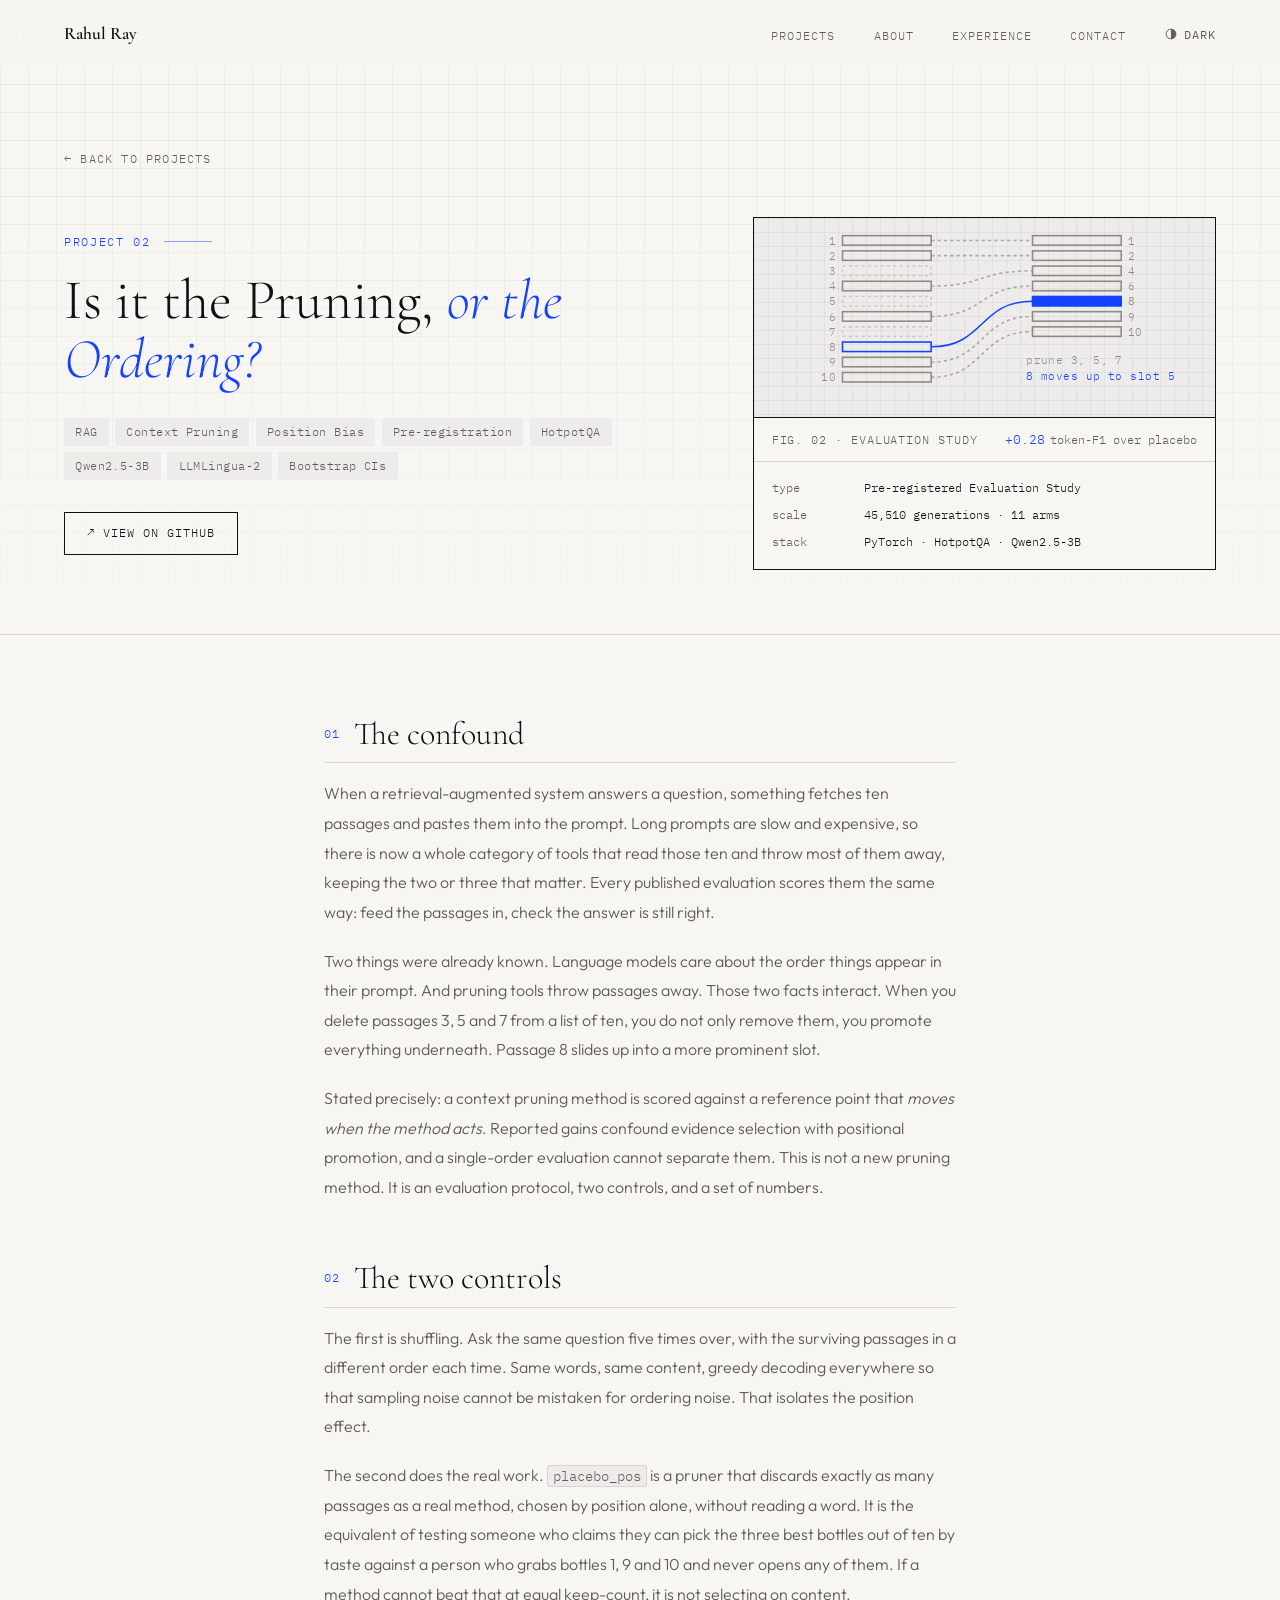
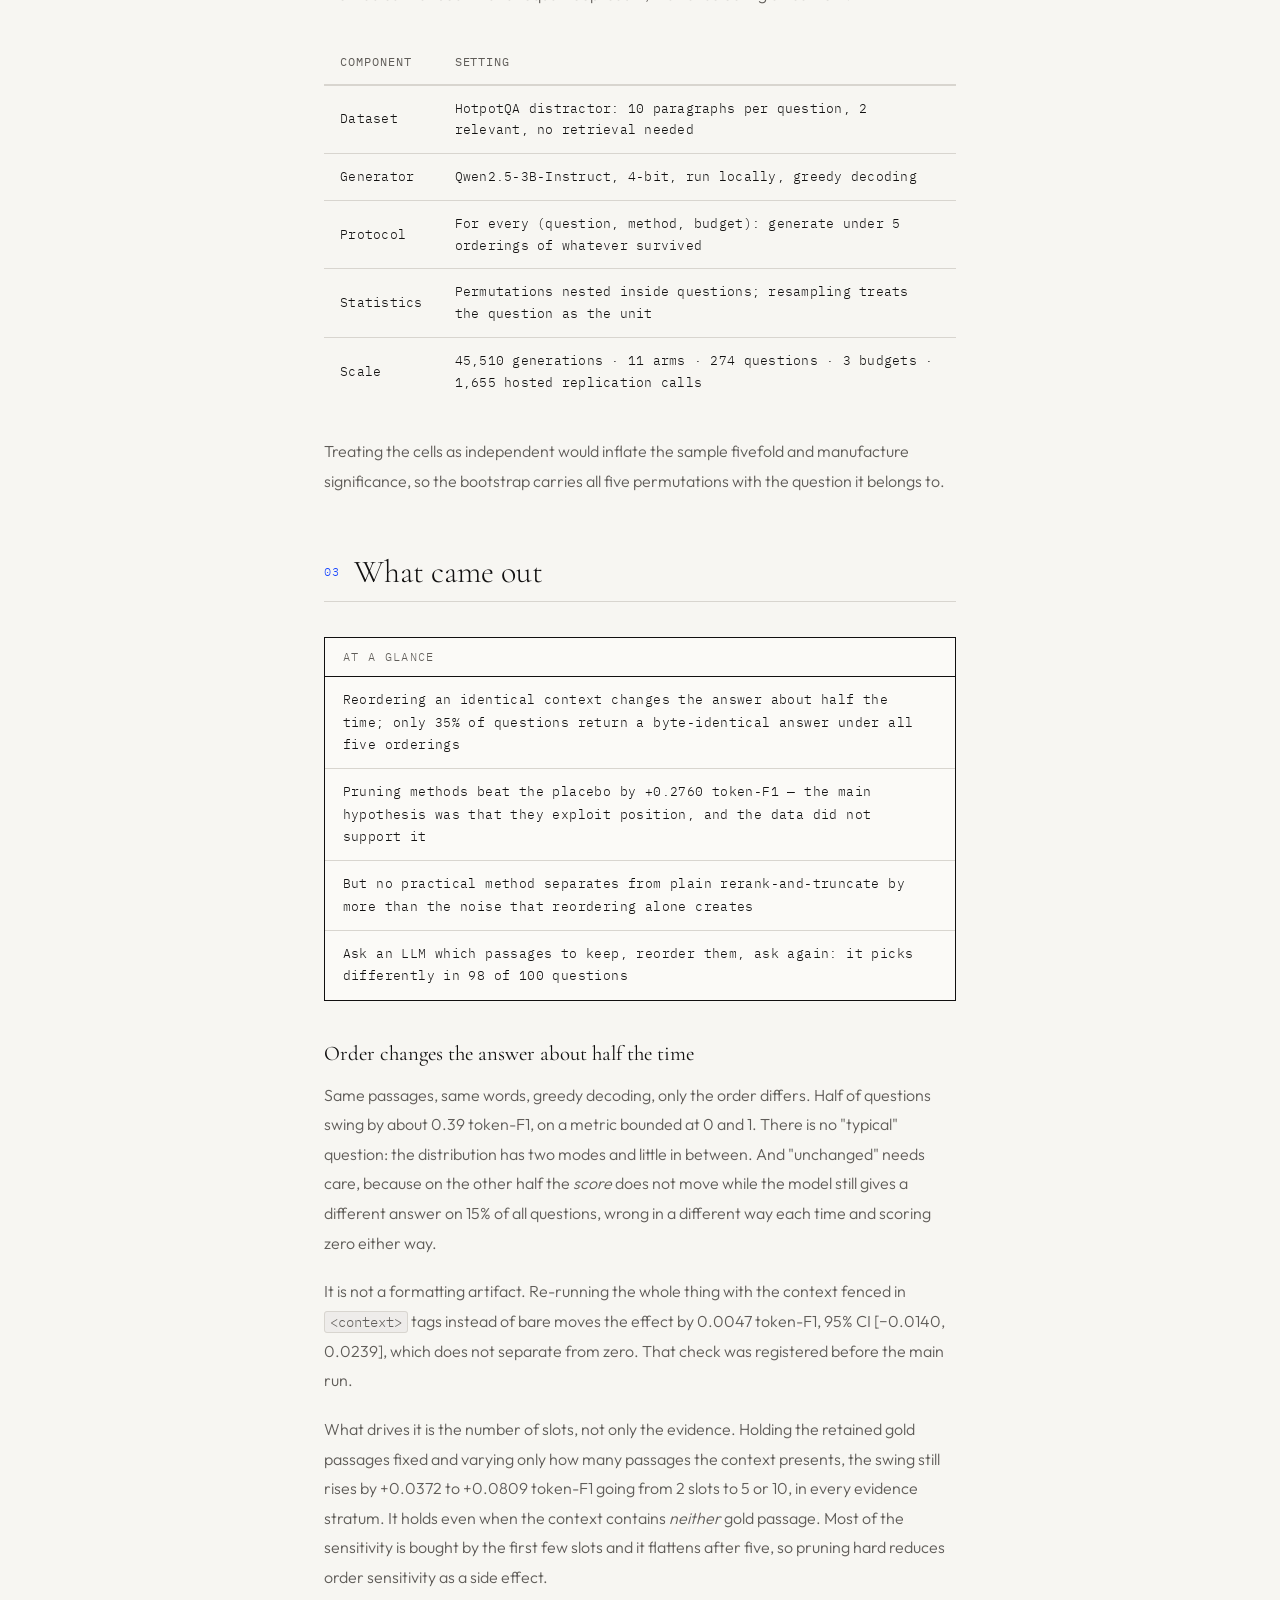
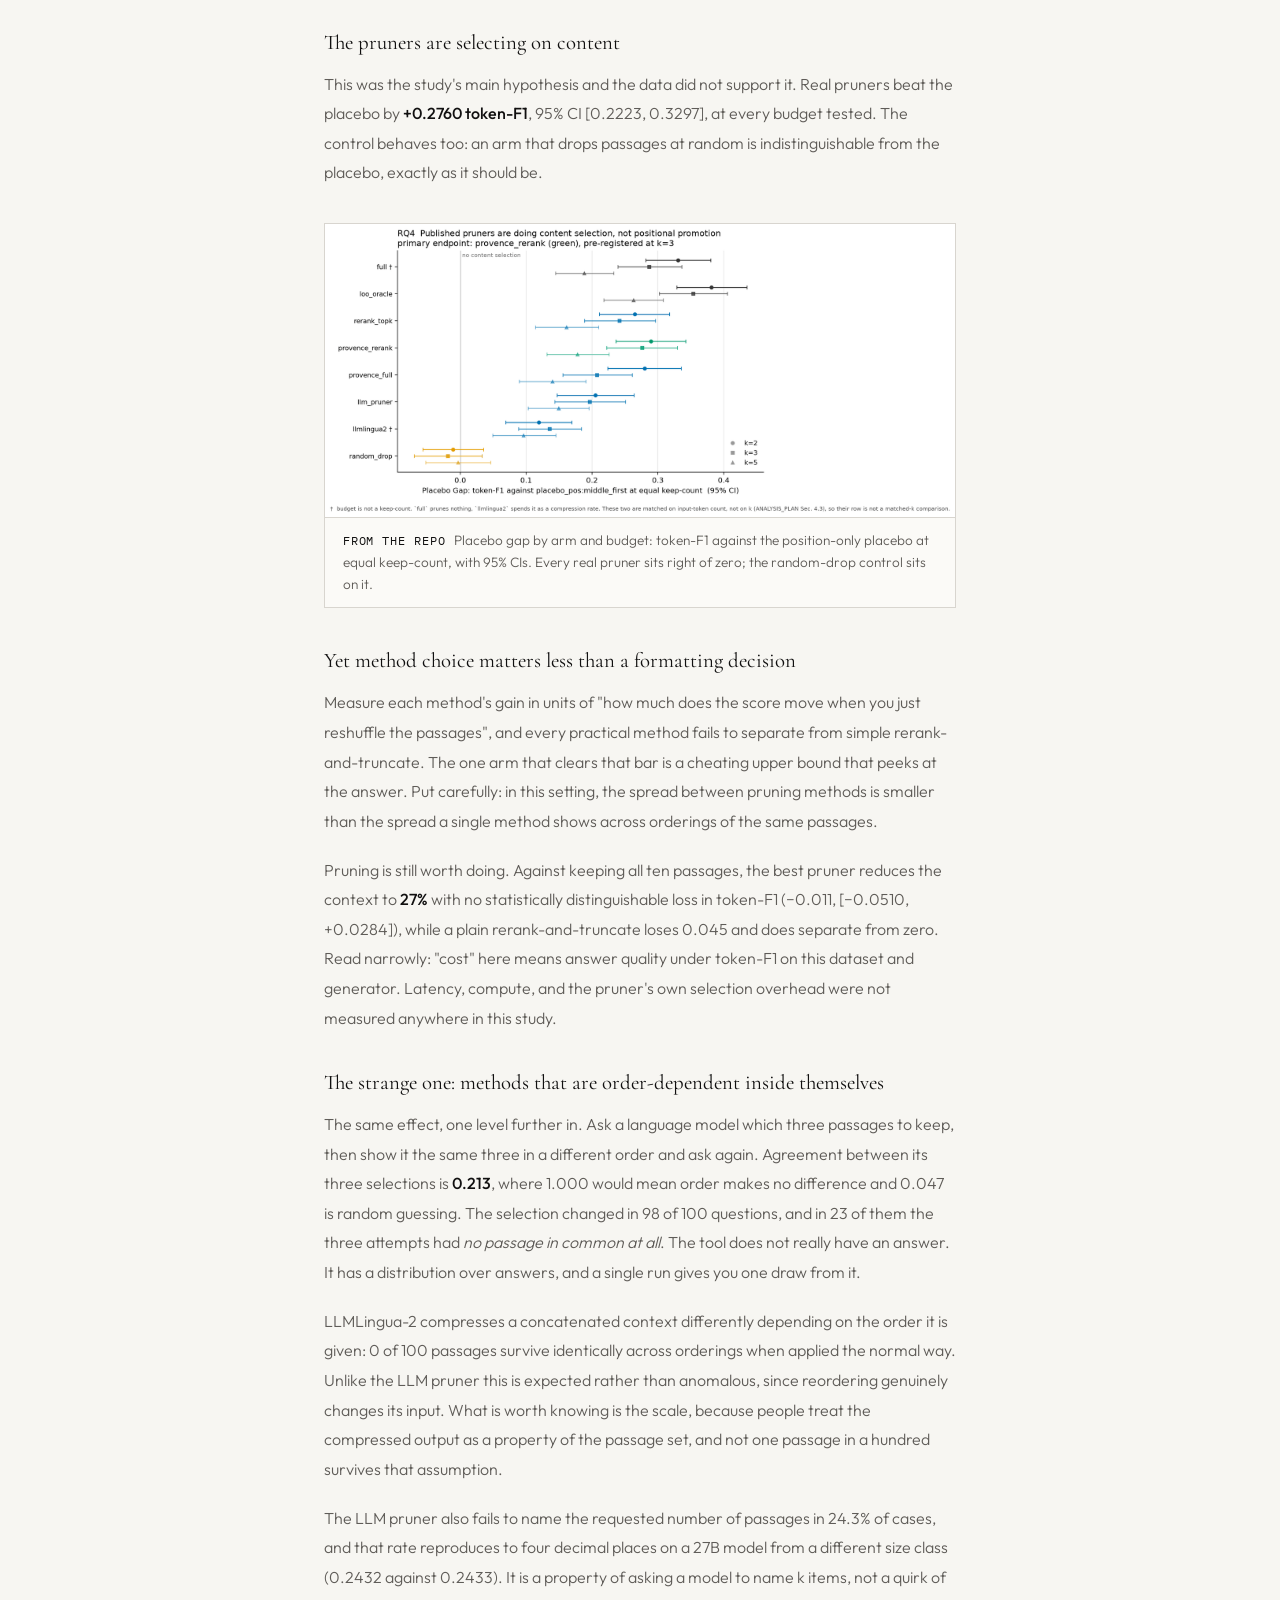
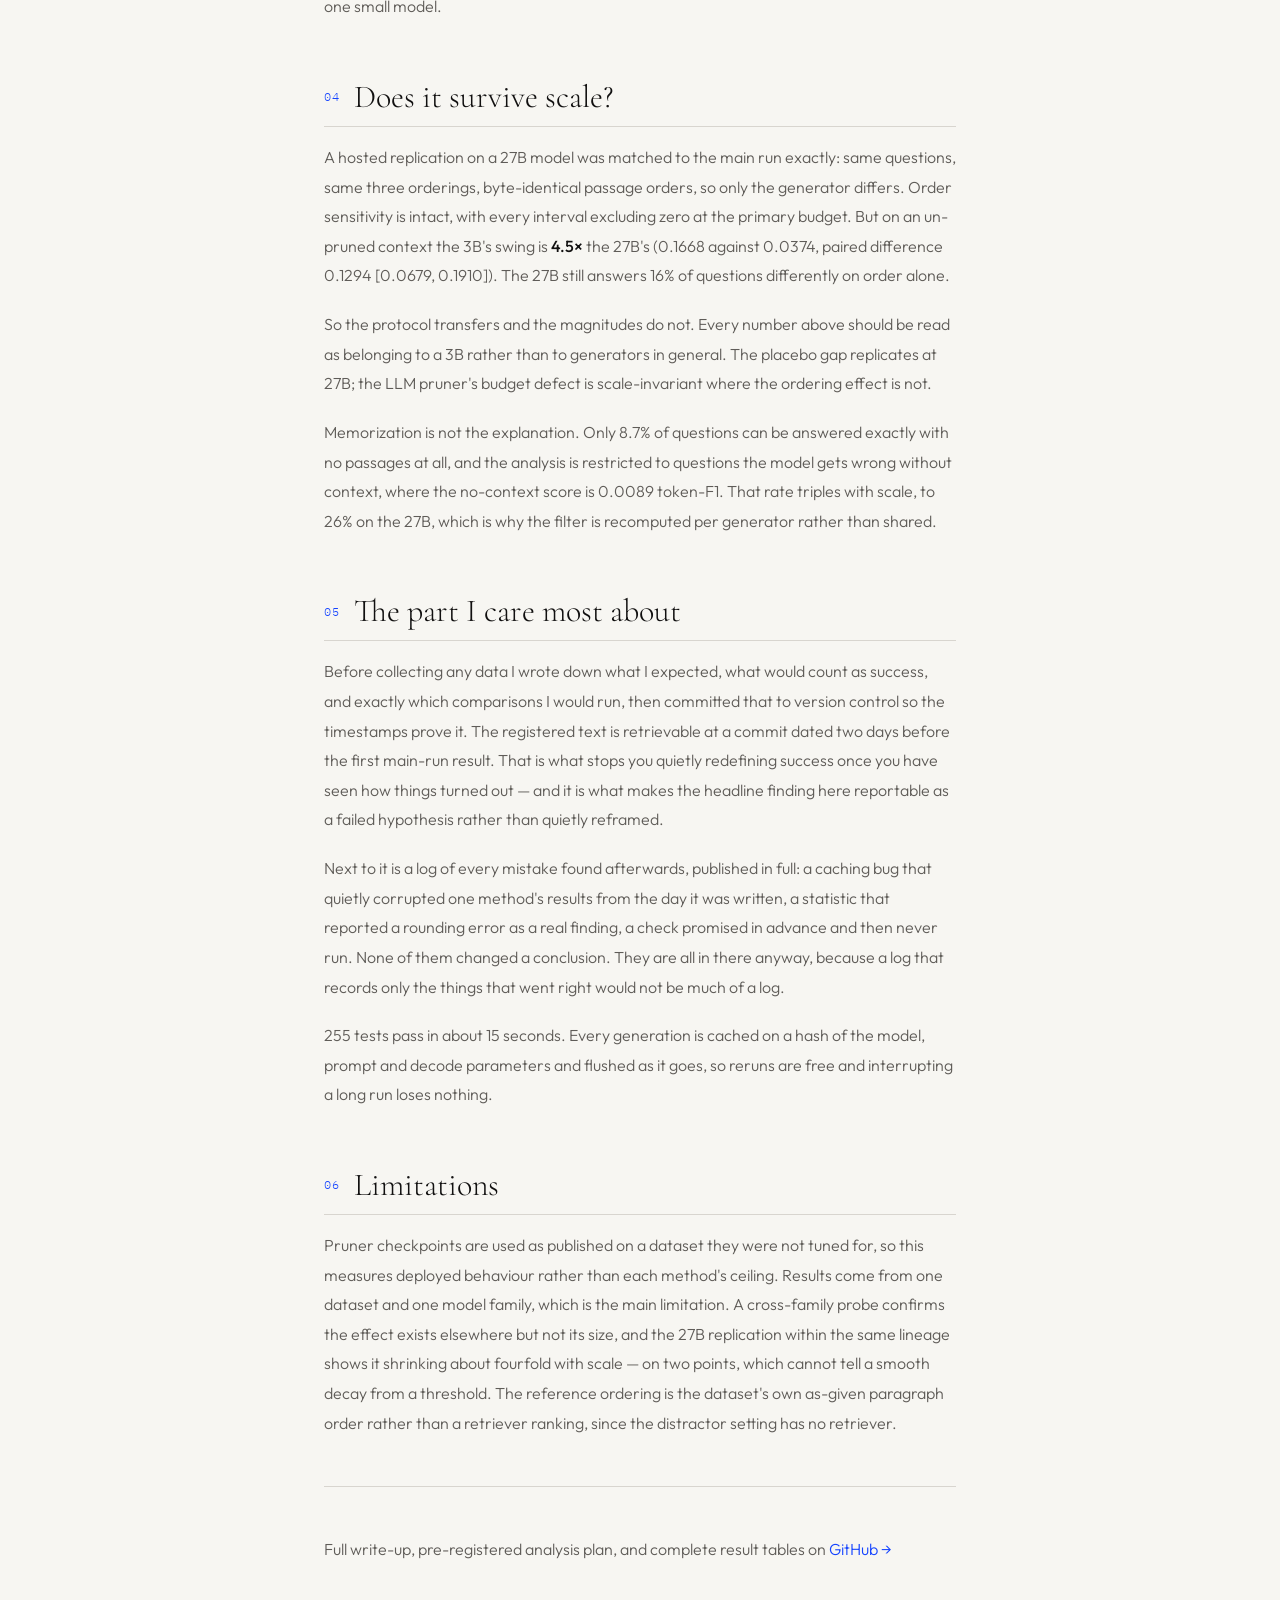
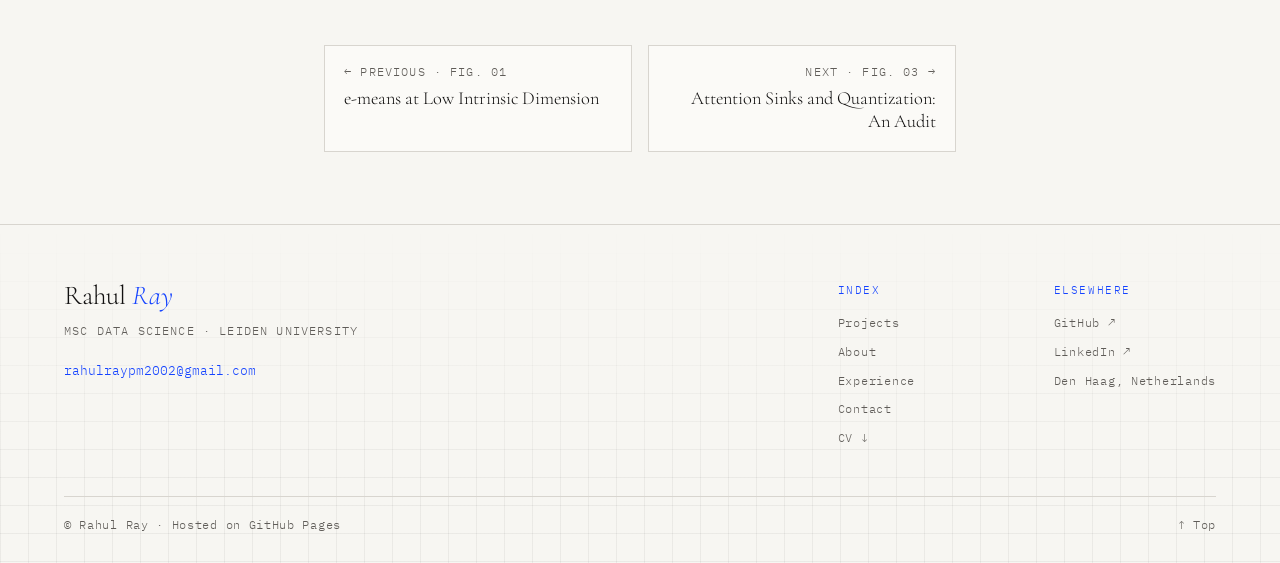
<file: projects/rag-permutation.html>
<!DOCTYPE html>
<html lang="en">
<head>
  <meta charset="UTF-8" />
  <meta name="viewport" content="width=device-width, initial-scale=1.0" />
  <title>Is it the Pruning, or the Ordering? · Rahul Ray</title>
  <meta name="description" content="A permutation-controlled re-evaluation of context selection in RAG. A placebo pruner, five orderings per question, 45,510 generations, and a pre-registered analysis plan.">
  <link rel="canonical" href="https://rahulrayy.github.io/Portfolio/projects/rag-permutation.html">
  <meta property="og:title" content="Is it the Pruning, or the Ordering? · Rahul Ray">
  <meta property="og:description" content="Context pruning repositions the passages it keeps, so reported gains confound selection with positional promotion. Two controls separate them.">
  <meta property="og:type" content="article">
  <meta property="og:url" content="https://rahulrayy.github.io/Portfolio/projects/rag-permutation.html">
  <meta property="og:site_name" content="Rahul Ray">
  <meta property="og:image" content="https://rahulrayy.github.io/Portfolio/assets/og/rag-permutation.png">
  <meta property="og:image:width" content="1200">
  <meta property="og:image:height" content="630">
  <meta property="og:image:alt" content="Is it the Pruning, or the Ordering? · Rahul Ray">
  <meta name="twitter:card" content="summary_large_image">
  <meta name="twitter:title" content="Is it the Pruning, or the Ordering? · Rahul Ray">
  <meta name="twitter:description" content="Context pruning repositions the passages it keeps, so reported gains confound selection with positional promotion. Two controls separate them.">
  <meta name="twitter:image" content="https://rahulrayy.github.io/Portfolio/assets/og/rag-permutation.png">
  <link rel="icon" href="data:image/svg+xml,<svg xmlns='http://www.w3.org/2000/svg' viewBox='0 0 100 100'><rect width='100' height='100' rx='8' fill='%231443FF'/><text x='50' y='76' font-size='72' text-anchor='middle' fill='white' font-family='Georgia,serif' font-style='italic'>R</text></svg>">
  <link rel="preconnect" href="https://fonts.googleapis.com" />
  <link rel="preconnect" href="https://fonts.gstatic.com" crossorigin />
  <link rel="stylesheet" href="https://fonts.googleapis.com/css2?family=Cormorant+Garamond:ital,wght@0,300;0,400;0,600;1,300&amp;family=IBM+Plex+Mono:wght@300;400&amp;family=Outfit:wght@300;400;500&amp;display=swap" />
  <link rel="stylesheet" href="../style.css?v=2" />
  <link rel="stylesheet" href="project.css?v=2" />
  <script src="../theme.js"></script>
</head>
<body>
  <a class="skip-link" href="#main">Skip to content</a>

  <nav id="nav">
    <div class="nav-logo"><a href="../index.html">Rahul Ray</a></div>
    <ul class="nav-links">
      <li><a href="../index.html#projects">Projects</a></li>
      <li><a href="../index.html#about">About</a></li>
      <li><a href="../index.html#experience">Experience</a></li>
      <li><a href="../index.html#contact">Contact</a></li>
    </ul>
    <button class="nav-toggle" id="navToggle" aria-label="Open menu">
      <span></span><span></span><span></span>
    </button>
  </nav>
  <div class="nav-overlay" id="navOverlay"></div>

  <div class="project-hero" id="main">
    <a href="../index.html#projects" class="back-link">← Back to projects</a>
    <div class="project-hero-grid">
      <div class="project-hero-main">
        <p class="project-hero-label">Project 02</p>
        <h1 class="project-hero-title">Is it the Pruning, <em>or the Ordering?</em></h1>
        <div class="hero-tags">
          <span class="h-tag">RAG</span>
          <span class="h-tag">Context Pruning</span>
          <span class="h-tag">Position Bias</span>
          <span class="h-tag">Pre-registration</span>
          <span class="h-tag">HotpotQA</span>
          <span class="h-tag">Qwen2.5-3B</span>
          <span class="h-tag">LLMLingua-2</span>
          <span class="h-tag">Bootstrap CIs</span>
        </div>
        <div class="hero-btns">
          <a href="https://github.com/Rahulrayy/rag-permutation-study" target="_blank" class="github-btn" rel="noopener">↗ View on GitHub</a>
        </div>
      </div>
      <aside class="exhibit" aria-label="Project summary">
        <div class="exhibit-fig"><svg viewBox="0 0 240 110" fill="none" stroke="currentColor" stroke-width="1" aria-hidden="true"><text x="26.0" y="8.6" text-anchor="end" stroke="none">1</text><rect x="30" y="3.0" width="56" height="6"/><text x="26.0" y="18.2" text-anchor="end" stroke="none">2</text><rect x="30" y="12.6" width="56" height="6"/><text x="26.0" y="27.8" text-anchor="end" stroke="none">3</text><rect x="30" y="22.2" width="56" height="6" opacity=".35" stroke-dasharray="2 2"/><text x="26.0" y="37.4" text-anchor="end" stroke="none">4</text><rect x="30" y="31.8" width="56" height="6"/><text x="26.0" y="47.0" text-anchor="end" stroke="none">5</text><rect x="30" y="41.4" width="56" height="6" opacity=".35" stroke-dasharray="2 2"/><text x="26.0" y="56.6" text-anchor="end" stroke="none">6</text><rect x="30" y="51.0" width="56" height="6"/><text x="26.0" y="66.2" text-anchor="end" stroke="none">7</text><rect x="30" y="60.6" width="56" height="6" opacity=".35" stroke-dasharray="2 2"/><text x="26.0" y="75.8" text-anchor="end" stroke="none">8</text><rect x="30" y="70.2" width="56" height="6" class="a"/><text x="26.0" y="85.4" text-anchor="end" stroke="none">9</text><rect x="30" y="79.8" width="56" height="6"/><text x="26.0" y="95.0" text-anchor="end" stroke="none">10</text><rect x="30" y="89.4" width="56" height="6"/><path d="M86 6.0 C120 6.0 116 6.0 150 6.0" stroke-dasharray="2 2" opacity=".7"/><rect x="150" y="3.0" width="56" height="6"/><text x="210.0" y="8.6" stroke="none">1</text><path d="M86 15.6 C120 15.6 116 15.6 150 15.6" stroke-dasharray="2 2" opacity=".7"/><rect x="150" y="12.6" width="56" height="6"/><text x="210.0" y="18.2" stroke="none">2</text><path d="M86 34.8 C120 34.8 116 25.2 150 25.2" stroke-dasharray="2 2" opacity=".7"/><rect x="150" y="22.2" width="56" height="6"/><text x="210.0" y="27.8" stroke="none">4</text><path d="M86 54.0 C120 54.0 116 34.8 150 34.8" stroke-dasharray="2 2" opacity=".7"/><rect x="150" y="31.8" width="56" height="6"/><text x="210.0" y="37.4" stroke="none">6</text><path d="M86 73.2 C120 73.2 116 44.4 150 44.4" class="a" /><rect x="150" y="41.4" width="56" height="6" class="a af"/><text x="210.0" y="47.0" stroke="none">8</text><path d="M86 82.8 C120 82.8 116 54.0 150 54.0" stroke-dasharray="2 2" opacity=".7"/><rect x="150" y="51.0" width="56" height="6"/><text x="210.0" y="56.6" stroke="none">9</text><path d="M86 92.4 C120 92.4 116 63.6 150 63.6" stroke-dasharray="2 2" opacity=".7"/><rect x="150" y="60.6" width="56" height="6"/><text x="210.0" y="66.2" stroke="none">10</text><text x="146.0" y="84.0" stroke="none">prune 3, 5, 7</text><text x="146.0" y="94.0" stroke="none" class="af">8 moves up to slot 5</text></svg></div>
        <div class="exhibit-cap"><span>Fig. 02 · Evaluation study</span><span class="exhibit-metric">+0.28<small>token-F1 over placebo</small></span></div>
        <dl class="exhibit-spec">
          <dt>type</dt><dd>Pre-registered Evaluation Study</dd>
          <dt>scale</dt><dd>45,510 generations · 11 arms</dd>
          <dt>stack</dt><dd>PyTorch · HotpotQA · Qwen2.5-3B</dd>
        </dl>
      </aside>
    </div>
  </div>

  <div class="project-body">

    <h2>The confound</h2>
    <p>
      When a retrieval-augmented system answers a question, something fetches ten passages
      and pastes them into the prompt. Long prompts are slow and expensive, so there is now
      a whole category of tools that read those ten and throw most of them away, keeping the
      two or three that matter. Every published evaluation scores them the same way: feed
      the passages in, check the answer is still right.
    </p>
    <p>
      Two things were already known. Language models care about the order things appear in
      their prompt. And pruning tools throw passages away. Those two facts interact. When
      you delete passages 3, 5 and 7 from a list of ten, you do not only remove them, you
      promote everything underneath. Passage 8 slides up into a more prominent slot.
    </p>
    <p>
      Stated precisely: a context pruning method is scored against a reference point that
      <em>moves when the method acts</em>. Reported gains confound evidence selection with
      positional promotion, and a single-order evaluation cannot separate them. This is not
      a new pruning method. It is an evaluation protocol, two controls, and a set of numbers.
    </p>

    <h2>The two controls</h2>
    <p>
      The first is shuffling. Ask the same question five times over, with the surviving
      passages in a different order each time. Same words, same content, greedy decoding
      everywhere so that sampling noise cannot be mistaken for ordering noise. That isolates
      the position effect.
    </p>
    <p>
      The second does the real work. <code>placebo_pos</code> is a pruner that discards
      exactly as many passages as a real method, chosen by position alone, without reading
      a word. It is the equivalent of testing someone who claims they can pick the three
      best bottles out of ten by taste against a person who grabs bottles 1, 9 and 10 and
      never opens any of them. If a method cannot beat that at equal keep-count, it is not
      selecting on content.
    </p>

    <table class="data-table">
      <thead>
        <tr><th>Component</th><th>Setting</th></tr>
      </thead>
      <tbody>
        <tr><td>Dataset</td><td>HotpotQA distractor: 10 paragraphs per question, 2 relevant, no retrieval needed</td></tr>
        <tr><td>Generator</td><td>Qwen2.5-3B-Instruct, 4-bit, run locally, greedy decoding</td></tr>
        <tr><td>Protocol</td><td>For every (question, method, budget): generate under 5 orderings of whatever survived</td></tr>
        <tr><td>Statistics</td><td>Permutations nested inside questions; resampling treats the question as the unit</td></tr>
        <tr><td>Scale</td><td>45,510 generations · 11 arms · 274 questions · 3 budgets · 1,655 hosted replication calls</td></tr>
      </tbody>
    </table>

    <p>
      Treating the cells as independent would inflate the sample fivefold and manufacture
      significance, so the bootstrap carries all five permutations with the question it
      belongs to.
    </p>

    <h2>What came out</h2>

    <div class="result-block">
      <p>Reordering an identical context changes the answer about half the time; only 35% of questions return a byte-identical answer under all five orderings</p>
      <p>Pruning methods beat the placebo by +0.2760 token-F1 — the main hypothesis was that they exploit position, and the data did not support it</p>
      <p>But no practical method separates from plain rerank-and-truncate by more than the noise that reordering alone creates</p>
      <p>Ask an LLM which passages to keep, reorder them, ask again: it picks differently in 98 of 100 questions</p>
    </div>

    <h3>Order changes the answer about half the time</h3>
    <p>
      Same passages, same words, greedy decoding, only the order differs. Half of questions
      swing by about 0.39 token-F1, on a metric bounded at 0 and 1. There is no "typical"
      question: the distribution has two modes and little in between. And "unchanged" needs
      care, because on the other half the <em>score</em> does not move while the model still
      gives a different answer on 15% of all questions, wrong in a different way each time
      and scoring zero either way.
    </p>
    <p>
      It is not a formatting artifact. Re-running the whole thing with the context fenced in
      <code>&lt;context&gt;</code> tags instead of bare moves the effect by 0.0047 token-F1,
      95% CI [−0.0140, 0.0239], which does not separate from zero. That check was registered
      before the main run.
    </p>
    <p>
      What drives it is the number of slots, not only the evidence. Holding the retained gold
      passages fixed and varying only how many passages the context presents, the swing still
      rises by +0.0372 to +0.0809 token-F1 going from 2 slots to 5 or 10, in every evidence
      stratum. It holds even when the context contains <em>neither</em> gold passage. Most of
      the sensitivity is bought by the first few slots and it flattens after five, so pruning
      hard reduces order sensitivity as a side effect.
    </p>

    <h3>The pruners are selecting on content</h3>
    <p>
      This was the study's main hypothesis and the data did not support it. Real pruners beat
      the placebo by <strong>+0.2760 token-F1</strong>, 95% CI [0.2223, 0.3297], at every
      budget tested. The control behaves too: an arm that drops passages at random is
      indistinguishable from the placebo, exactly as it should be.
    </p>

    <figure class="result-fig">
      <img src="../assets/fig/rag-permutation.png" width="1600" height="744" alt="Placebo gap with 95% confidence intervals for each pruning arm at three budgets" loading="lazy">
      <figcaption><b>From the repo</b>Placebo gap by arm and budget: token-F1 against the position-only placebo at equal keep-count, with 95% CIs. Every real pruner sits right of zero; the random-drop control sits on it.</figcaption>
    </figure>

    <h3>Yet method choice matters less than a formatting decision</h3>
    <p>
      Measure each method's gain in units of "how much does the score move when you just
      reshuffle the passages", and every practical method fails to separate from simple
      rerank-and-truncate. The one arm that clears that bar is a cheating upper bound that
      peeks at the answer. Put carefully: in this setting, the spread between pruning methods
      is smaller than the spread a single method shows across orderings of the same passages.
    </p>
    <p>
      Pruning is still worth doing. Against keeping all ten passages, the best pruner reduces
      the context to <strong>27%</strong> with no statistically distinguishable loss in
      token-F1 (−0.011, [−0.0510, +0.0284]), while a plain rerank-and-truncate loses 0.045
      and does separate from zero. Read narrowly: "cost" here means answer quality under
      token-F1 on this dataset and generator. Latency, compute, and the pruner's own
      selection overhead were not measured anywhere in this study.
    </p>

    <h3>The strange one: methods that are order-dependent inside themselves</h3>
    <p>
      The same effect, one level further in. Ask a language model which three passages to
      keep, then show it the same three in a different order and ask again. Agreement between
      its three selections is <strong>0.213</strong>, where 1.000 would mean order makes no
      difference and 0.047 is random guessing. The selection changed in 98 of 100 questions,
      and in 23 of them the three attempts had <em>no passage in common at all</em>. The tool
      does not really have an answer. It has a distribution over answers, and a single run
      gives you one draw from it.
    </p>
    <p>
      LLMLingua-2 compresses a concatenated context differently depending on the order it is
      given: 0 of 100 passages survive identically across orderings when applied the normal
      way. Unlike the LLM pruner this is expected rather than anomalous, since reordering
      genuinely changes its input. What is worth knowing is the scale, because people treat
      the compressed output as a property of the passage set, and not one passage in a
      hundred survives that assumption.
    </p>
    <p>
      The LLM pruner also fails to name the requested number of passages in 24.3% of cases,
      and that rate reproduces to four decimal places on a 27B model from a different size
      class (0.2432 against 0.2433). It is a property of asking a model to name k items, not
      a quirk of one small model.
    </p>

    <h2>Does it survive scale?</h2>
    <p>
      A hosted replication on a 27B model was matched to the main run exactly: same questions,
      same three orderings, byte-identical passage orders, so only the generator differs.
      Order sensitivity is intact, with every interval excluding zero at the primary budget.
      But on an un-pruned context the 3B's swing is <strong>4.5×</strong> the 27B's (0.1668
      against 0.0374, paired difference 0.1294 [0.0679, 0.1910]). The 27B still answers 16%
      of questions differently on order alone.
    </p>
    <p>
      So the protocol transfers and the magnitudes do not. Every number above should be read
      as belonging to a 3B rather than to generators in general. The placebo gap replicates
      at 27B; the LLM pruner's budget defect is scale-invariant where the ordering effect is
      not.
    </p>
    <p>
      Memorization is not the explanation. Only 8.7% of questions can be answered exactly
      with no passages at all, and the analysis is restricted to questions the model gets
      wrong without context, where the no-context score is 0.0089 token-F1. That rate triples
      with scale, to 26% on the 27B, which is why the filter is recomputed per generator
      rather than shared.
    </p>

    <h2>The part I care most about</h2>
    <p>
      Before collecting any data I wrote down what I expected, what would count as success,
      and exactly which comparisons I would run, then committed that to version control so
      the timestamps prove it. The registered text is retrievable at a commit dated two days
      before the first main-run result. That is what stops you quietly redefining success
      once you have seen how things turned out — and it is what makes the headline finding
      here reportable as a failed hypothesis rather than quietly reframed.
    </p>
    <p>
      Next to it is a log of every mistake found afterwards, published in full: a caching bug
      that quietly corrupted one method's results from the day it was written, a statistic
      that reported a rounding error as a real finding, a check promised in advance and then
      never run. None of them changed a conclusion. They are all in there anyway, because a
      log that records only the things that went right would not be much of a log.
    </p>
    <p>
      255 tests pass in about 15 seconds. Every generation is cached on a hash of the model,
      prompt and decode parameters and flushed as it goes, so reruns are free and
      interrupting a long run loses nothing.
    </p>

    <h2>Limitations</h2>
    <p>
      Pruner checkpoints are used as published on a dataset they were not tuned for, so this
      measures deployed behaviour rather than each method's ceiling. Results come from one
      dataset and one model family, which is the main limitation. A cross-family probe
      confirms the effect exists elsewhere but not its size, and the 27B replication within
      the same lineage shows it shrinking about fourfold with scale — on two points, which
      cannot tell a smooth decay from a threshold. The reference ordering is the dataset's
      own as-given paragraph order rather than a retriever ranking, since the distractor
      setting has no retriever.
    </p>

    <div class="divider"></div>
    <p>Full write-up, pre-registered analysis plan, and complete result tables on <a href="https://github.com/Rahulrayy/rag-permutation-study" target="_blank" rel="noopener">GitHub →</a></p>

  </div>

  <div class="more-work" role="navigation" aria-label="More projects">
    <a class="mw" href="e-means.html"><span class="mw-cap">← Previous · Fig. 01</span><span class="mw-title">e-means at Low Intrinsic Dimension</span></a>
    <a class="mw mw-next" href="attention-sinks-quant.html"><span class="mw-cap">Next · Fig. 03 →</span><span class="mw-title">Attention Sinks and Quantization: An Audit</span></a>
  </div>

  <footer class="site-footer">
    <div class="ft-grid">
      <div class="ft-id">
        <a class="ft-name" href="../index.html">Rahul <em>Ray</em></a>
        <p class="ft-sub">MSc Data Science · Leiden University</p>
        <a class="ft-mail" href="mailto:rahulraypm2002@gmail.com">rahulraypm2002@gmail.com</a>
      </div>
      <div class="ft-col" role="navigation" aria-label="Site">
        <p class="ft-label">Index</p>
        <a href="../index.html#projects">Projects</a>
        <a href="../index.html#about">About</a>
        <a href="../index.html#experience">Experience</a>
        <a href="../index.html#contact">Contact</a>
        <a href="../CV.pdf" download>CV ↓</a>
      </div>
      <div class="ft-col">
        <p class="ft-label">Elsewhere</p>
        <a href="https://github.com/Rahulrayy" target="_blank" rel="noopener">GitHub ↗</a>
        <a href="https://linkedin.com/in/rahul-ray-b67741222" target="_blank" rel="noopener">LinkedIn ↗</a>
        <span>Den Haag, Netherlands</span>
      </div>
    </div>
    <div class="ft-base">
      <span>© Rahul Ray&nbsp;· Hosted on GitHub Pages</span>
      <a href="#" class="ft-top">↑ Top</a>
    </div>
  </footer>

  <script>
    const nav = document.getElementById('nav')
    window.addEventListener('scroll', () => nav.classList.toggle('scrolled', window.scrollY > 30))
    const navToggle = document.getElementById('navToggle')
    const navOverlay = document.getElementById('navOverlay')
    if (navToggle) {
      navToggle.addEventListener('click', () => { nav.classList.toggle('nav-open'); navOverlay.classList.toggle('visible') })
      navOverlay.addEventListener('click', () => { nav.classList.remove('nav-open'); navOverlay.classList.remove('visible') })
      document.querySelectorAll('.nav-links a').forEach(a => a.addEventListener('click', () => { nav.classList.remove('nav-open'); navOverlay.classList.remove('visible') }))
    }
  </script>
  <script data-goatcounter="https://rahulray.goatcounter.com/count" async src="https://gc.zgo.at/count.js"></script>
</body>
</html>
</file>
<file: style.css>
:root {
  --bg:      #F7F6F2;
  --surface: #EEECEA;
  --ink:     #111010;
  --muted:   #5F5C58;
  --accent:  #1443FF;
  --rule:    #D8D5CF;
  --nav-bg:  rgba(247,246,242,0.9);
  --code-bg: #111010;
  --code-ink: #c9c4bd;
  --glow:    rgba(20,67,255,0.05);
  --card:    #FBFAF7;
  --grid-line: rgba(17,16,16,0.05);
  --fig-ink: #8F8B84;
  --mono:    'IBM Plex Mono', monospace;
  --serif:   'Cormorant Garamond', Georgia, serif;
  --sans:    'Outfit', sans-serif;
  color-scheme: light;
}

/* ── Dark theme ──────────────────────────────────────────────
   Follows the OS setting unless the visitor picks a theme with the
   nav toggle (theme.js stamps data-theme on <html>). The palette is
   kept warm to match the light one; every text/background pair is
   at least 4.5:1. The accent is lifted because #1443FF on a dark
   ground falls to about 3:1.
   ────────────────────────────────────────────────────────────── */
@media (prefers-color-scheme: dark) {
  :root:not([data-theme="light"]) {
    --bg:      #141311;
    --surface: #1E1D1A;
    --ink:     #ECE9E2;
    --muted:   #B2AEA6;
    --accent:  #7B93FF;
    --rule:    #302E2A;
    --nav-bg:  rgba(20,19,17,0.88);
    --code-bg: #0B0A09;
    --glow:    rgba(123,147,255,0.07);
    --card:    #191816;
    --grid-line: rgba(236,233,226,0.05);
    --fig-ink: #8A867F;
    color-scheme: dark;
  }
}
:root[data-theme="dark"] {
  --bg:      #141311;
  --surface: #1E1D1A;
  --ink:     #ECE9E2;
  --muted:   #B2AEA6;
  --accent:  #7B93FF;
  --rule:    #302E2A;
  --nav-bg:  rgba(20,19,17,0.88);
  --code-bg: #0B0A09;
  --glow:    rgba(123,147,255,0.07);
  --card:    #191816;
  --grid-line: rgba(236,233,226,0.05);
  --fig-ink: #8A867F;
  color-scheme: dark;
}

*, *::before, *::after { box-sizing: border-box; margin: 0; padding: 0; }
html { scroll-behavior: smooth; }
body {
  background: var(--bg); color: var(--ink);
  font-family: var(--sans); font-weight: 300;
  line-height: 1.7; -webkit-font-smoothing: antialiased;
}
a { color: inherit; text-decoration: none; }

/* ── Nav ── */
nav {
  position: fixed; top: 0; left: 0; right: 0; z-index: 100;
  display: flex; align-items: center; justify-content: space-between;
  padding: 1.2rem 5vw;
  background: var(--nav-bg);
  backdrop-filter: blur(14px);
  border-bottom: 1px solid transparent;
  transition: border-color 0.3s;
}
nav.scrolled { border-color: var(--rule); }
.nav-logo { font-family: var(--serif); font-size: 1.1rem; font-weight: 600; }
.nav-links { display: flex; gap: 2.4rem; list-style: none; }
.nav-links a {
  font-family: var(--mono); font-size: 0.78rem; letter-spacing: 0.08em;
  text-transform: uppercase; color: var(--muted); transition: color 0.2s; position: relative;
}
.nav-links a::after {
  content: ''; position: absolute; left: 0; bottom: -2px;
  width: 0; height: 1px; background: var(--accent); transition: width 0.25s;
}
.nav-links a:hover { color: var(--ink); }
.nav-links a:hover::after { width: 100%; }

/* Theme toggle (injected into .nav-links by theme.js) */
.theme-toggle {
  display: inline-flex; align-items: center; gap: 0.45rem;
  background: none; border: none; padding: 0; cursor: pointer;
  font-family: var(--mono); font-size: 0.78rem; letter-spacing: 0.08em;
  text-transform: uppercase; color: var(--muted); transition: color 0.2s;
}
.theme-toggle:hover { color: var(--ink); }
.theme-toggle svg { width: 12px; height: 12px; flex-shrink: 0; }

/* ── Section basics ── */
section { padding: 7rem 5vw; }
.section-label {
  font-family: var(--mono); font-size: 0.75rem; letter-spacing: 0.14em;
  text-transform: uppercase; color: var(--accent); margin-bottom: 1.8rem;
  display: flex; align-items: center; gap: 0.8rem;
}
.section-label::after {
  content: ''; flex: 1; max-width: 48px; height: 1px;
  background: var(--accent); opacity: 0.5;
}

/* ── Buttons ── */
.btn {
  display: inline-flex; align-items: center; gap: 0.5rem;
  padding: 0.75rem 1.8rem; font-family: var(--mono); font-size: 0.78rem;
  letter-spacing: 0.08em; text-transform: uppercase;
  border: 1px solid var(--ink); background: transparent; cursor: pointer;
  transition: background 0.22s, color 0.22s, border-color 0.22s;
}
.btn:hover { background: var(--ink); color: var(--bg); }
.btn.primary { background: var(--ink); color: var(--bg); }
.btn.primary:hover { background: var(--accent); border-color: var(--accent); }

/* ── Footer ──────────────────────────────────────────────────
   Bookends the hero: the same graph paper, fading upward.
   ────────────────────────────────────────────────────────────── */
.site-footer {
  position: relative; isolation: isolate;
  padding: 3.5rem 5vw 1.8rem; border-top: 1px solid var(--rule);
}
.site-footer::before {
  content: ''; position: absolute; inset: 0; z-index: -1; pointer-events: none;
  background-image:
    linear-gradient(var(--grid-line) 1px, transparent 1px),
    linear-gradient(90deg, var(--grid-line) 1px, transparent 1px);
  background-size: 28px 28px;
  -webkit-mask-image: linear-gradient(to top, #000 25%, transparent);
          mask-image: linear-gradient(to top, #000 25%, transparent);
}
/* Name block left; the two link columns sit together on the right. */
.ft-grid { display: grid; grid-template-columns: minmax(0, 1fr) auto auto; gap: 2.5rem 5rem; align-items: start; }
.ft-col { min-width: 8.5rem; }
.ft-name { font-family: var(--serif); font-size: 1.7rem; font-weight: 300; line-height: 1.1; }
.ft-name em { font-style: italic; color: var(--accent); }
.ft-sub { font-family: var(--mono); font-size: 0.73rem; letter-spacing: 0.1em; text-transform: uppercase; color: var(--muted); margin: 0.6rem 0 0.9rem; }
.ft-mail { font-family: var(--mono); font-size: 0.8rem; color: var(--accent); border-bottom: 1px solid transparent; transition: border-color 0.2s; }
.ft-mail:hover { border-color: var(--accent); }
.ft-col { display: flex; flex-direction: column; gap: 0.5rem; font-family: var(--mono); font-size: 0.76rem; letter-spacing: 0.06em; color: var(--muted); }
.ft-col a { color: var(--muted); width: fit-content; transition: color 0.2s; }
.ft-col a:hover { color: var(--ink); }
.ft-label { font-size: 0.7rem; letter-spacing: 0.14em; text-transform: uppercase; color: var(--accent); margin-bottom: 0.35rem; }
.ft-base {
  display: flex; justify-content: space-between; align-items: baseline; flex-wrap: wrap; gap: 0.6rem 2rem;
  margin-top: 3rem; padding-top: 1.1rem; border-top: 1px solid var(--rule);
  font-family: var(--mono); font-size: 0.72rem; letter-spacing: 0.06em; color: var(--muted);
}
.ft-top { color: var(--muted); transition: color 0.2s; }
.ft-top:hover { color: var(--accent); }

@media (max-width: 900px) {
  .ft-grid { grid-template-columns: 1fr 1fr; gap: 2rem 1.5rem; }
  .ft-id { grid-column: 1 / -1; }
}

/* ── Animations ── */
@keyframes fadeUp {
  from { opacity: 0; transform: translateY(20px); }
  to   { opacity: 1; transform: translateY(0); }
}
@keyframes fadeIn { from { opacity: 0; } to { opacity: 1; } }
/* Hidden only when JS is running (theme.js adds .js to <html>), so a
   failed or blocked script never leaves the page blank. */
.reveal { transition: opacity 0.7s ease, transform 0.7s ease; }
.js .reveal { opacity: 0; transform: translateY(24px); }
.js .reveal.visible { opacity: 1; transform: none; }

/* ── Keyboard focus ── */
:focus-visible { outline: 2px solid var(--accent); outline-offset: 3px; }
.skip-link {
  position: absolute; left: 1rem; top: -100px; z-index: 1000;
  padding: 0.6rem 1rem; background: var(--ink); color: var(--bg);
  font-family: var(--mono); font-size: 0.78rem; letter-spacing: 0.08em; text-transform: uppercase;
}
.skip-link:focus { top: 1rem; }

/* ── Mobile nav toggle ── */
.nav-toggle {
  display: none; flex-direction: column; gap: 5px;
  background: none; border: none; cursor: pointer; padding: 4px; z-index: 101;
}
.nav-toggle span {
  display: block; width: 22px; height: 1.5px; background: var(--ink);
  transition: transform 0.3s, opacity 0.3s;
}
.nav-overlay {
  display: none; position: fixed; inset: 0;
  background: rgba(17,16,16,0.3); z-index: 98;
}
.nav-overlay.visible { display: block; }

/* ── Responsive ── */
@media (max-width: 768px) {
  .nav-links { gap: 1.4rem; }
}

@media (max-width: 640px) {
  section { padding: 4rem 6vw; }

  .nav-toggle { display: flex; }
  .nav-links {
    position: fixed; top: 0; right: 0;
    width: min(72vw, 260px); height: 100dvh;
    background: var(--bg); border-left: 1px solid var(--rule);
    flex-direction: column; gap: 2rem;
    padding: 5.5rem 2rem 3rem;
    transform: translateX(110%);
    transition: transform 0.35s cubic-bezier(0.4,0,0.2,1);
    z-index: 100; align-items: flex-start;
  }
  .nav-links a, .theme-toggle { font-size: 0.82rem; }
  nav.nav-open .nav-links { transform: translateX(0); }
  nav.nav-open .nav-toggle span:nth-child(1) { transform: translateY(6.5px) rotate(45deg); }
  nav.nav-open .nav-toggle span:nth-child(2) { opacity: 0; }
  nav.nav-open .nav-toggle span:nth-child(3) { transform: translateY(-6.5px) rotate(-45deg); }

  .btn { padding: 0.65rem 1.4rem; font-size: 0.76rem; }

  .site-footer { padding: 2.8rem 6vw 1.6rem; }
  .ft-base { margin-top: 2.2rem; }
}

/* ── Reduced motion ──────────────────────────────────────────
   Two rules, deliberately split.

   1. The blanket rule collapses DURATIONS only. It must not touch
      `transform`, because several transforms here are positional
      rather than decorative: the mobile nav sits off-canvas at
      translateX(110%) and the hamburger bars rotate into an X.
      Resetting those would pin the menu open.

   2. Elements that animate IN start at opacity:0 and are only made
      visible by the animation finishing. Cancelling their animation
      without restoring opacity would leave the hero permanently
      blank, so they are explicitly forced visible here.
   ────────────────────────────────────────────────────────────── */
@media (prefers-reduced-motion: reduce) {
  *, *::before, *::after {
    animation-duration: 0.01ms !important;
    animation-delay: 0ms !important;
    animation-iteration-count: 1 !important;
    transition-duration: 0.01ms !important;
    transition-delay: 0ms !important;
  }

  html { scroll-behavior: auto !important; }

  .hero-eyebrow, .hero-name, .hero-desc, .hero-cta, .hero-panel, .hero-latest {
    animation: none !important;
    opacity: 1 !important;
    transform: none !important;
  }

  .reveal, .reveal.visible {
    opacity: 1 !important;
    transform: none !important;
    transition: none !important;
  }
}
</file>
<file: projects/project.css>
/* ── Project page layout ── */
.project-hero {
  padding-top: 9rem;
  padding-bottom: 4rem;
  padding-left: 5vw;
  padding-right: 5vw;
  border-bottom: 1px solid var(--rule);
  position: relative; isolation: isolate;
}
/* Same graph paper as the homepage hero, fading out downwards. */
.project-hero::before {
  content: ''; position: absolute; inset: 0; z-index: -1; pointer-events: none;
  background-image:
    linear-gradient(var(--grid-line) 1px, transparent 1px),
    linear-gradient(90deg, var(--grid-line) 1px, transparent 1px);
  background-size: 28px 28px;
  -webkit-mask-image: linear-gradient(to bottom, #000 30%, transparent);
          mask-image: linear-gradient(to bottom, #000 30%, transparent);
}
.back-link {
  display: inline-flex; align-items: center; gap: 0.5rem;
  font-family: var(--mono); font-size: 0.75rem; letter-spacing: 0.1em;
  text-transform: uppercase; color: var(--muted);
  margin-bottom: 3rem; transition: color 0.2s;
}
.back-link:hover { color: var(--accent); }
.project-hero-label {
  font-family: var(--mono); font-size: 0.75rem; letter-spacing: 0.14em;
  text-transform: uppercase; color: var(--accent); margin-bottom: 1.2rem;
  display: flex; align-items: center; gap: 0.8rem;
}
.project-hero-label::after {
  content: ''; flex: 1; max-width: 48px; height: 1px; background: var(--accent); opacity: 0.5;
}
.project-hero-title {
  font-family: var(--serif); font-size: clamp(2.4rem, 4.4vw, 4.2rem);
  font-weight: 300; line-height: 1.05; margin-bottom: 1.8rem;
  max-width: 800px;
}
.project-hero-title em { font-style: italic; color: var(--accent); }
.project-hero-grid {
  display: grid; grid-template-columns: minmax(0, 1.35fr) minmax(0, 1fr);
  gap: 4rem; align-items: center;
}

/* ── Exhibit: the project's figure + spec, same language as the homepage cards and status panel ── */
.exhibit { background: var(--bg); border: 1px solid var(--ink); font-family: var(--mono); }
.exhibit-fig {
  height: 200px; display: flex; align-items: center; justify-content: center;
  border-bottom: 1px solid var(--ink); color: var(--fig-ink);
  background-color: var(--surface);
  background-image:
    linear-gradient(var(--grid-line) 1px, transparent 1px),
    linear-gradient(90deg, var(--grid-line) 1px, transparent 1px);
  background-size: 14px 14px;
}
.exhibit-fig svg { width: 100%; max-width: 380px; height: 176px; }
.exhibit-fig .a { stroke: var(--accent); }
.exhibit-fig .af { fill: var(--accent); }
.exhibit-fig text { font-family: var(--mono); font-size: 7px; fill: currentColor; letter-spacing: 0.04em; }
.exhibit-cap {
  display: flex; justify-content: space-between; align-items: baseline; flex-wrap: wrap; gap: 0.2rem 1rem;
  padding: 0.65rem 1.1rem; border-bottom: 1px solid var(--rule);
  font-size: 0.72rem; letter-spacing: 0.08em; text-transform: uppercase; color: var(--muted);
}
.exhibit-metric { color: var(--accent); font-size: 0.82rem; letter-spacing: 0; text-transform: none; white-space: nowrap; }
.exhibit-metric small { font-size: 0.74rem; color: var(--muted); margin-left: 0.35rem; }
.exhibit-spec {
  display: grid; grid-template-columns: 76px 1fr; gap: 0.5rem 1rem;
  padding: 0.95rem 1.1rem 1.05rem; font-size: 0.78rem; line-height: 1.55;
}
.exhibit-spec dt { color: var(--muted); }
.exhibit-spec dd { color: var(--ink); }
.hero-tags { display: flex; flex-wrap: wrap; gap: 0.4rem; margin-top: 0.5rem; }
.h-tag { font-family: var(--mono); font-size: 0.72rem; letter-spacing: 0.04em; padding: 0.25rem 0.7rem; background: var(--surface); color: var(--muted); }
.hero-btns { display: flex; flex-wrap: wrap; gap: 1rem; margin-top: 2rem; align-items: center; }
.github-btn {
  display: inline-flex; align-items: center; gap: 0.5rem;
  font-family: var(--mono); font-size: 0.76rem; letter-spacing: 0.08em; text-transform: uppercase;
  padding: 0.65rem 1.4rem; border: 1px solid var(--ink); color: var(--ink);
  transition: background 0.2s, color 0.2s;
}
.github-btn:hover { background: var(--ink); color: var(--bg); }
.live-btn {
  display: inline-flex; align-items: center; gap: 0.5rem;
  font-family: var(--mono); font-size: 0.76rem; letter-spacing: 0.08em; text-transform: uppercase;
  padding: 0.65rem 1.4rem; border: 1px solid var(--accent); color: var(--accent);
  transition: background 0.2s, color 0.2s;
}
.live-btn:hover { background: var(--accent); color: var(--bg); }

/* ── Article body ── */
.project-body {
  max-width: 760px;
  margin: 0 auto;
  padding: 5rem 5vw;
  counter-reset: section;
}
.project-body h2 {
  font-family: var(--serif); font-size: 2rem; font-weight: 300;
  margin: 3.5rem 0 1rem; line-height: 1.2;
  padding-bottom: 0.6rem; border-bottom: 1px solid var(--rule);
}
/* Numbered sections, like the figure numbers on the homepage. */
.project-body h2::before {
  counter-increment: section; content: counter(section, decimal-leading-zero);
  font-family: var(--mono); font-size: 0.78rem; letter-spacing: 0.08em;
  color: var(--accent); margin-right: 0.9rem;
  position: relative; top: -0.45em;
}
.project-body h2:first-child { margin-top: 0; }
.project-body h3 {
  font-family: var(--serif); font-size: 1.3rem; font-weight: 400;
  margin: 2rem 0 0.6rem;
}
.project-body p {
  color: var(--muted); font-size: 1rem; line-height: 1.85;
  margin-bottom: 1.2rem;
}
.project-body p:last-child { margin-bottom: 0; }
.project-body strong { color: var(--ink); font-weight: 500; }
.project-body em { font-style: italic; }
.project-body a { color: var(--accent); border-bottom: 1px solid transparent; transition: border-color 0.2s; }
.project-body a:hover { border-color: var(--accent); }

/* ── Result callout: a bordered panel like the homepage status panel ── */
.result-block {
  border: 1px solid var(--ink);
  background: var(--card);
  margin: 2.2rem 0;
}
.result-block::before {
  content: 'At a glance'; display: block;
  padding: 0.6rem 1.1rem; border-bottom: 1px solid var(--ink);
  font-family: var(--mono); font-size: 0.72rem; letter-spacing: 0.12em;
  text-transform: uppercase; color: var(--muted);
}
.result-block p {
  font-family: var(--mono); font-size: 0.82rem; letter-spacing: 0.03em;
  color: var(--ink); line-height: 1.7; margin: 0; padding: 0.75rem 1.1rem;
}
.result-block p + p { border-top: 1px solid var(--rule); }

/* ── Result figure: a real plot from the repository, framed like the result panel ── */
.result-fig { margin: 2.2rem 0; border: 1px solid var(--rule); background: var(--card); }
.result-fig img { display: block; width: 100%; height: auto; }
.result-fig .fig-pair { display: grid; grid-template-columns: 1fr 1fr; }
.result-fig figcaption {
  padding: 0.75rem 1.1rem; border-top: 1px solid var(--rule);
  font-size: 0.85rem; line-height: 1.6; color: var(--muted);
}
.result-fig figcaption b {
  font-family: var(--mono); font-weight: 400; font-size: 0.75rem; letter-spacing: 0.08em;
  text-transform: uppercase; color: var(--ink); margin-right: 0.5rem;
}
@media (max-width: 640px) { .result-fig .fig-pair { grid-template-columns: 1fr; } }

/* ── Data table ── */
.data-table {
  width: 100%; border-collapse: collapse; margin: 2rem 0;
  font-family: var(--mono); font-size: 0.8rem; letter-spacing: 0.02em;
}
.data-table th {
  text-align: left; padding: 0.7rem 1rem;
  border-bottom: 2px solid var(--rule); color: var(--muted);
  font-weight: 400; letter-spacing: 0.08em; text-transform: uppercase; font-size: 0.74rem;
}
.data-table td {
  padding: 0.75rem 1rem; border-bottom: 1px solid var(--rule); color: var(--ink);
}
.data-table tr:last-child td { border-bottom: none; }
.data-table tr:hover td { background: var(--surface); }
.data-table .highlight td { color: var(--accent); }

/* ── Code block ── */
.code-block {
  background: var(--code-bg); color: var(--code-ink);
  border: 1px solid var(--rule);
  font-family: var(--mono); font-size: 0.82rem; line-height: 1.65;
  padding: 1.4rem 1.6rem; margin: 1.5rem 0; overflow-x: auto;
}

/* ── Section divider ── */
.divider { height: 1px; background: var(--rule); margin: 3rem 0; }

/* ── Previous / next project ── */
.more-work {
  max-width: 760px; margin: 0 auto; padding: 0 5vw 4.5rem;
  display: grid; grid-template-columns: 1fr 1fr; gap: 1rem;
}
.mw {
  display: flex; flex-direction: column; gap: 0.35rem;
  padding: 1rem 1.2rem 1.1rem; background: var(--card); border: 1px solid var(--rule);
  transition: border-color 0.2s;
}
.mw:hover, .mw:focus-visible { border-color: var(--accent); }
.mw:hover .mw-title { color: var(--accent); }
.mw-next { text-align: right; }
.mw-cap { font-family: var(--mono); font-size: 0.72rem; letter-spacing: 0.1em; text-transform: uppercase; color: var(--muted); }
.mw-title { font-family: var(--serif); font-size: 1.15rem; line-height: 1.25; transition: color 0.2s; }

/* ── Responsive ── */
@media (max-width: 900px) {
  .project-hero-grid { grid-template-columns: 1fr; gap: 2.5rem; }
  .exhibit { max-width: 520px; }
}

@media (max-width: 768px) {
  .project-hero-title { font-size: 2.2rem; }
}

@media (max-width: 640px) {
  .project-hero { padding-top: 6.5rem; padding-bottom: 2.5rem; }
  .project-hero-title { font-size: 1.9rem; }
  .project-body { padding: 3rem 6vw; }
  .project-body h2 { font-size: 1.55rem; margin-top: 2.5rem; }
  .data-table { display: block; overflow-x: auto; -webkit-overflow-scrolling: touch; }
  .result-block p { padding: 0.7rem 0.95rem; }
  .exhibit-fig { height: 160px; }
  .exhibit-fig svg { height: 140px; }
  .exhibit-spec { grid-template-columns: 60px 1fr; }
  .more-work { grid-template-columns: 1fr; padding-bottom: 3rem; }
  .mw-next { text-align: left; }
  .hero-btns { flex-direction: column; align-items: flex-start; }
  .github-btn, .live-btn { width: 100%; justify-content: center; text-align: center; }
  .back-link { margin-bottom: 2rem; }
}

/* ── Inline code ── */
.project-body code {
  font-family: var(--mono); font-size: 0.85em;
  background: var(--surface); border: 1px solid var(--rule);
  padding: 0.08em 0.35em; border-radius: 3px;
}
</file>
